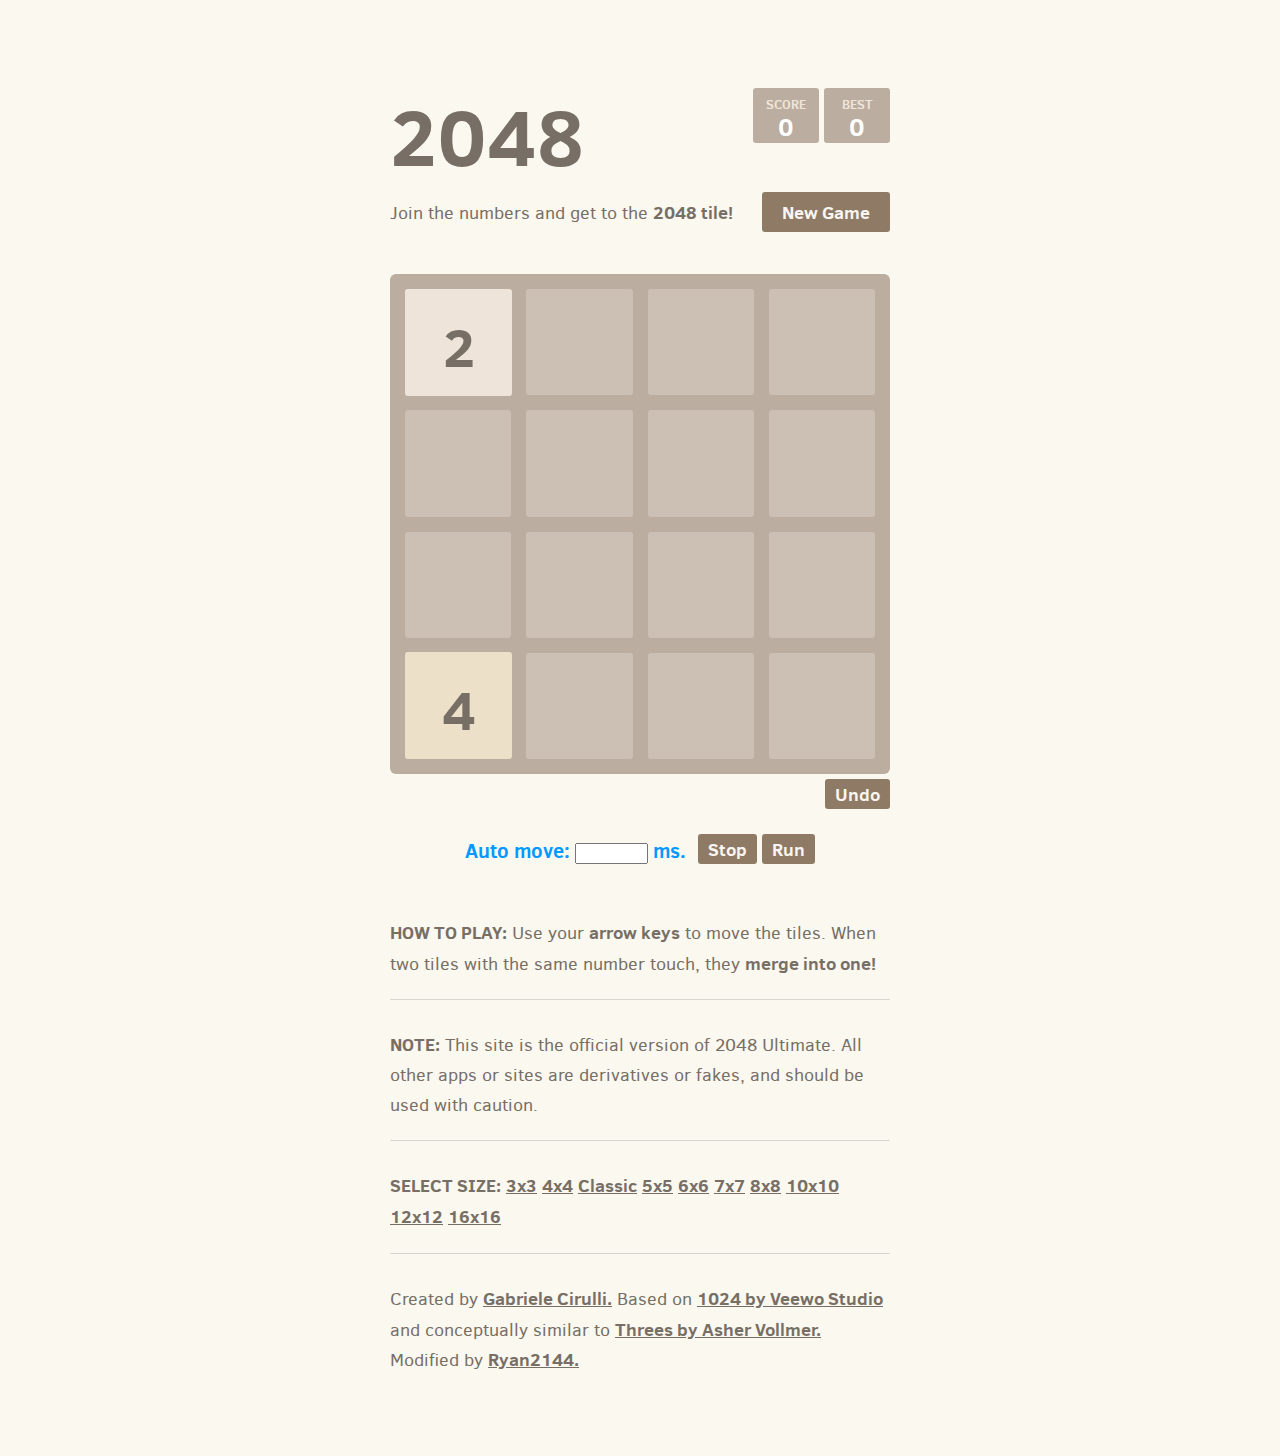
<file: index.html>
<!DOCTYPE html>
<html>
<head>
  <meta charset="utf-8">
  <title>2048 Ultimate</title>

  <link href="style/main.css" rel="stylesheet" type="text/css">
  <link href="style/4x4.css" rel="stylesheet" type="text/css">
  <link rel="shortcut icon" href="favicon.ico">
  <link rel="apple-touch-icon" href="meta/apple-touch-icon.png">
  <link rel="apple-touch-startup-image" href="meta/apple-touch-startup-image-640x1096.png" media="(device-width: 320px) and (device-height: 568px) and (-webkit-device-pixel-ratio: 2)"> <!-- iPhone 5+ -->
  <link rel="apple-touch-startup-image" href="meta/apple-touch-startup-image-640x920.png"  media="(device-width: 320px) and (device-height: 480px) and (-webkit-device-pixel-ratio: 2)"> <!-- iPhone, retina -->
  <meta name="apple-mobile-web-app-capable" content="yes">
  <meta name="apple-mobile-web-app-status-bar-style" content="black">

  <meta name="HandheldFriendly" content="True">
  <meta name="MobileOptimized" content="320">
  <meta name="viewport" content="width=device-width, target-densitydpi=160dpi, initial-scale=1.0, maximum-scale=1, user-scalable=no, minimal-ui">
</head>
<body>
  <div class="container">
    <div class="heading">
      <h1 class="title">2048</h1>
      <div class="scores-container">
        <div class="score-container">0</div>
        <div class="best-container">0</div>
      </div>
    </div>

    <div class="above-game">
      <p class="game-intro">Join the numbers and get to the <strong>2048 tile!</strong></p>
      <a class="restart-button">New Game</a>
    </div>

    <div class="game-container">
      <div class="game-message">
        <p></p>
        <div class="lower">
	        <a class="keep-playing-button">Keep going</a>
          <a class="retry-button">Try again</a>
        </div>
      </div>

      <div class="grid-container">
        <div class="grid-row">
          <div class="grid-cell"></div>
          <div class="grid-cell"></div>
          <div class="grid-cell"></div>
          <div class="grid-cell"></div>
        </div>
        <div class="grid-row">
          <div class="grid-cell"></div>
          <div class="grid-cell"></div>
          <div class="grid-cell"></div>
          <div class="grid-cell"></div>
        </div>
        <div class="grid-row">
          <div class="grid-cell"></div>
          <div class="grid-cell"></div>
          <div class="grid-cell"></div>
          <div class="grid-cell"></div>
        </div>
        <div class="grid-row">
          <div class="grid-cell"></div>
          <div class="grid-cell"></div>
          <div class="grid-cell"></div>
          <div class="grid-cell"></div>
        </div>
      </div>

      <div class="tile-container">

      </div>
    </div>

    <div class="below-game">
      <a class="undo-button">Undo</a>
    </div>

	<div class="auto-move-container">
		<p><strong>Auto move: </strong><input type="text" name="auto-move-time" value="" id="auto-move-input-time" onkeypress='return event.charCode >= 48 && event.charCode <= 57' size="6" maxlength="8"><strong> ms.</strong> <a value="Run" id="auto-move-run" class="auto-move-button" type="submit">Run</a> <a value="Stop" id="auto-move-stop" class="auto-move-button" type="submit">Stop</a></p>
	</div>

    <p class="game-explanation">
      <strong class="important">How to play:</strong> Use your <strong>arrow keys</strong> to move the tiles. When two tiles with the same number touch, they <strong>merge into one!</strong>
    </p>
    <hr>
    <p>
    <strong class="important">Note:</strong> This site is the official version of 2048 Ultimate. All other apps or sites are derivatives or fakes, and should be used with caution.
    </p>
    <hr>
    <p>
    <strong class="important">Select size:</strong> <a href="3x3.html">3x3</a> <a href="index.html">4x4</a> <a href="classic.html">Classic</a> <a href="5x5.html">5x5</a> <a href="6x6.html">6x6</a> <a href="7x7.html">7x7</a> <a href="8x8.html">8x8</a> <a href="10x10.html">10x10</a> <a href="12x12.html">12x12</a> <a href="16x16.html">16x16</a>
    </p>
    <hr>
    <p>
    Created by <a href="http://gabrielecirulli.com" target="_blank">Gabriele Cirulli.</a> Based on <a href="https://itunes.apple.com/us/app/1024!/id823499224" target="_blank">1024 by Veewo Studio</a> and conceptually similar to <a href="http://asherv.com/threes/" target="_blank">Threes by Asher Vollmer.</a> Modified by <a href="https://github.com" target="_blank">Ryan2144.</a>
    </p>
  </div>

  <script src="js/bind_polyfill.js"></script>
  <script src="js/classlist_polyfill.js"></script>
  <script src="js/animframe_polyfill.js"></script>
  <script src="js/keyboard_input_manager.js"></script>
  <script src="js/html_actuator.js"></script>
  <script src="js/grid.js"></script>
  <script src="js/tile.js"></script>
  <script src="js/local_storage_manager.js"></script>
  <script src="js/game_manager.js"></script>
  <script src="js/application.js"></script>
  <script src="js/auto_move.js"></script>
  <script>
    var size = 4;
    var tileGoal = 2048;
    var code = "ultimate4x4";
  </script>
</body>
</html>
</file>
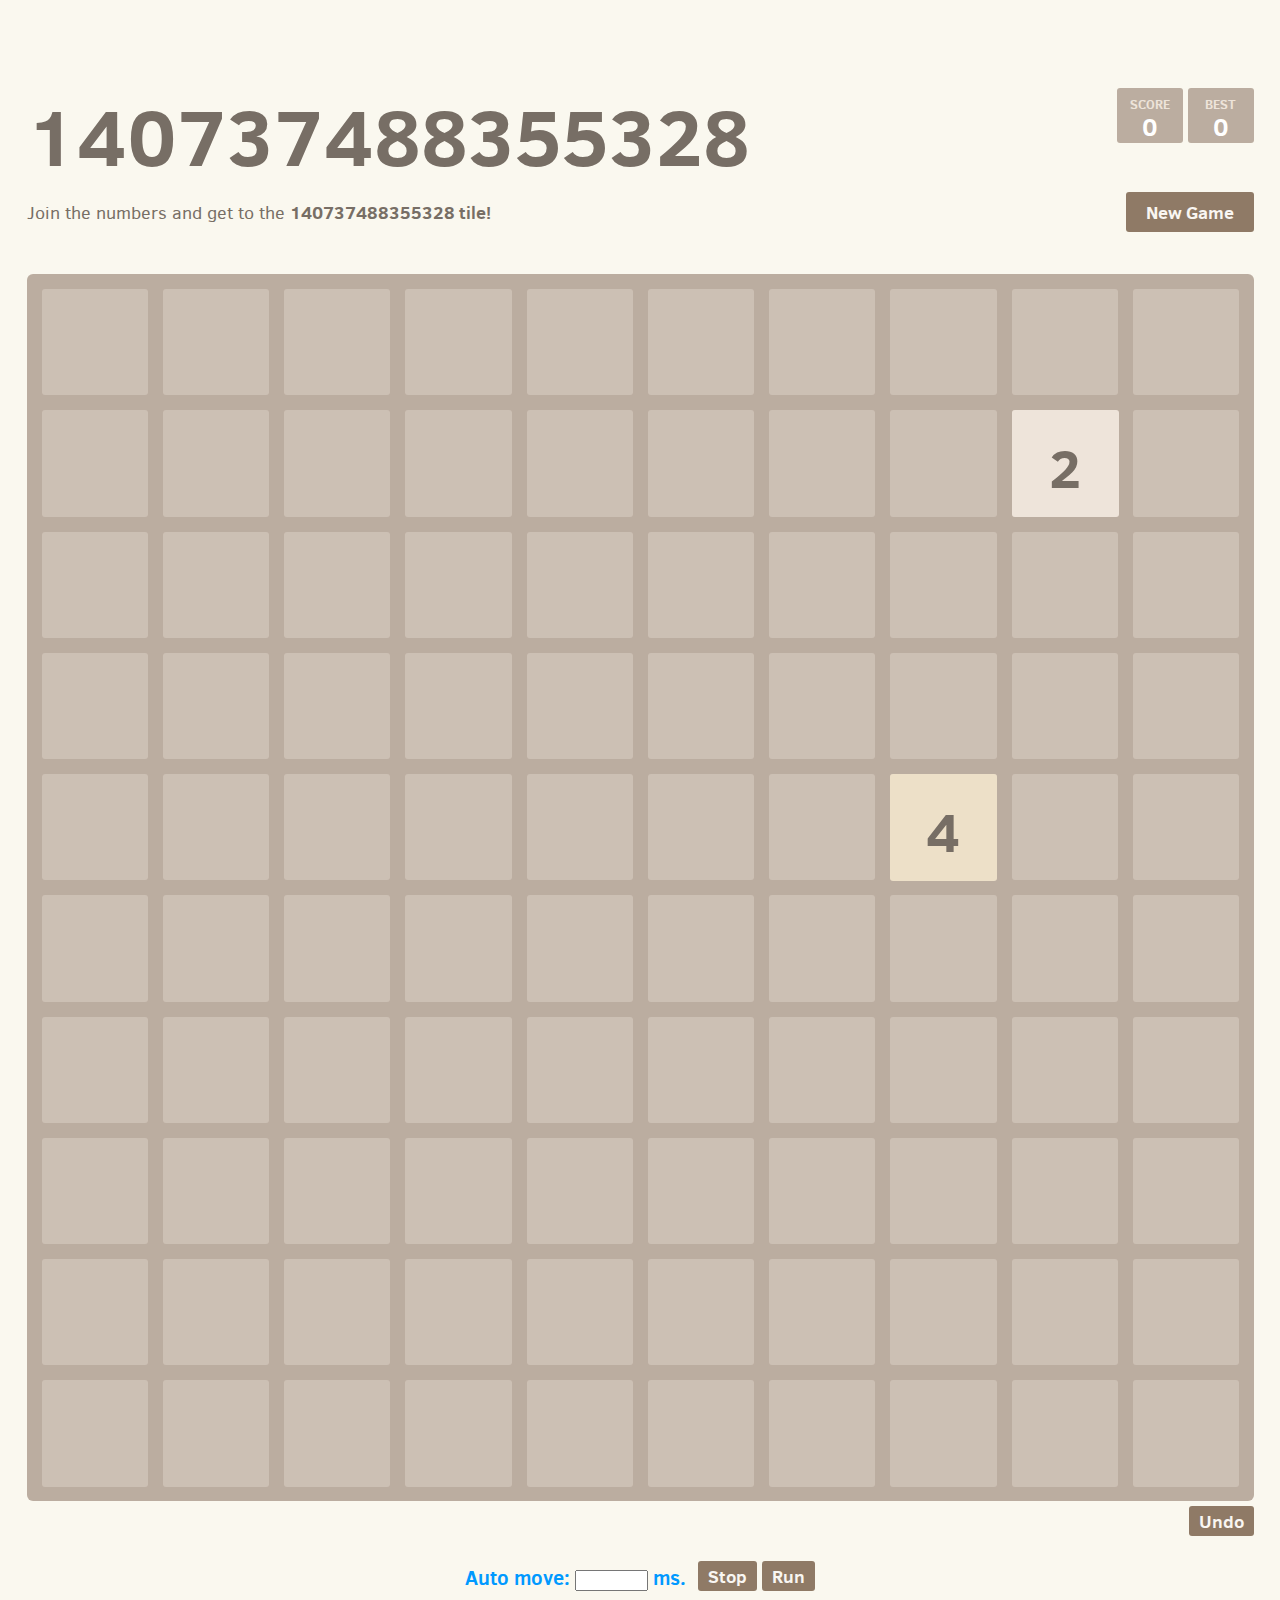
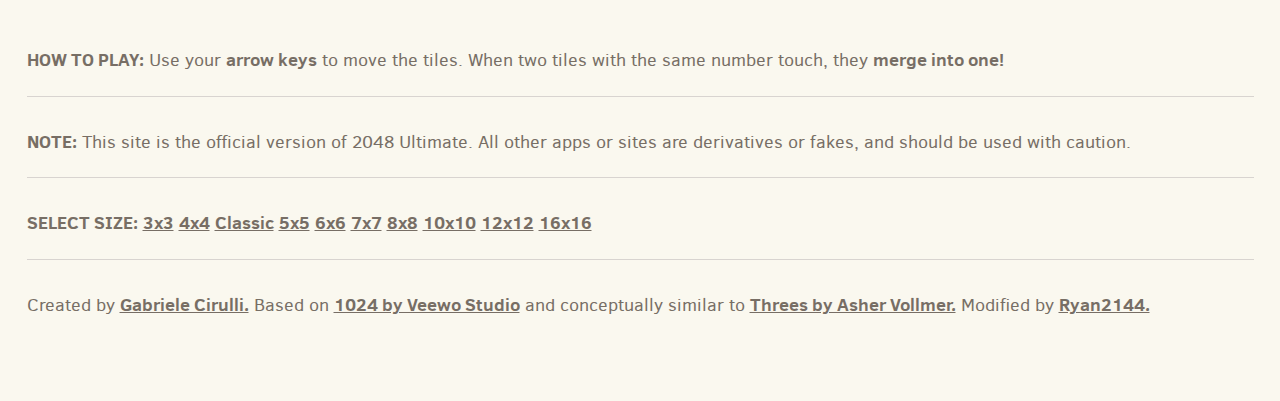
<file: 10x10.html>
<!DOCTYPE html>
<html>
<head>
  <meta charset="utf-8">
  <title>140737488355328</title>

  <link href="style/main.css" rel="stylesheet" type="text/css">
  <link href="style/10x10.css" rel="stylesheet" type="text/css">
  <link rel="shortcut icon" href="favicon.ico">
  <link rel="apple-touch-icon" href="meta/apple-touch-icon.png">
  <link rel="apple-touch-startup-image" href="meta/apple-touch-startup-image-640x1096.png" media="(device-width: 320px) and (device-height: 568px) and (-webkit-device-pixel-ratio: 2)"> <!-- iPhone 5+ -->
  <link rel="apple-touch-startup-image" href="meta/apple-touch-startup-image-640x920.png"  media="(device-width: 320px) and (device-height: 480px) and (-webkit-device-pixel-ratio: 2)"> <!-- iPhone, retina -->
  <meta name="apple-mobile-web-app-capable" content="yes">
  <meta name="apple-mobile-web-app-status-bar-style" content="black">

  <meta name="HandheldFriendly" content="True">
  <meta name="MobileOptimized" content="320">
  <meta name="viewport" content="width=device-width, target-densitydpi=160dpi, initial-scale=1.0, maximum-scale=1, user-scalable=no, minimal-ui">
</head>
<body>
  <div class="container">
    <div class="heading">
      <h1 class="title">140737488355328</h1>
      <div class="scores-container">
        <div class="score-container">0</div>
        <div class="best-container">0</div>
      </div>
    </div>

    <div class="above-game">
      <p class="game-intro">Join the numbers and get to the <strong>140737488355328 tile!</strong></p>
      <a class="restart-button">New Game</a>
    </div>

    <div class="game-container">
      <div class="game-message">
        <p></p>
        <div class="lower">
	        <a class="keep-playing-button">Keep going</a>
          <a class="retry-button">Try again</a>
        </div>
      </div>

      <div class="grid-container">
        <div class="grid-row">
          <div class="grid-cell"></div>
          <div class="grid-cell"></div>
          <div class="grid-cell"></div>
          <div class="grid-cell"></div>
          <div class="grid-cell"></div>
          <div class="grid-cell"></div>
	  <div class="grid-cell"></div>
          <div class="grid-cell"></div>
          <div class="grid-cell"></div>
          <div class="grid-cell"></div>
        </div>
        <div class="grid-row">
          <div class="grid-cell"></div>
          <div class="grid-cell"></div>
          <div class="grid-cell"></div>
          <div class="grid-cell"></div>
          <div class="grid-cell"></div>
          <div class="grid-cell"></div>
          <div class="grid-cell"></div>
          <div class="grid-cell"></div>
          <div class="grid-cell"></div>
          <div class="grid-cell"></div>
        </div>
        <div class="grid-row">
          <div class="grid-cell"></div>
          <div class="grid-cell"></div>
          <div class="grid-cell"></div>
          <div class="grid-cell"></div>
          <div class="grid-cell"></div>
          <div class="grid-cell"></div>
	  <div class="grid-cell"></div>
          <div class="grid-cell"></div>
          <div class="grid-cell"></div>
          <div class="grid-cell"></div>
        </div>
        <div class="grid-row">
          <div class="grid-cell"></div>
          <div class="grid-cell"></div>
          <div class="grid-cell"></div>
          <div class="grid-cell"></div>
          <div class="grid-cell"></div>
          <div class="grid-cell"></div>
	  <div class="grid-cell"></div>
          <div class="grid-cell"></div>
          <div class="grid-cell"></div>
          <div class="grid-cell"></div>
        </div>
        <div class="grid-row">
          <div class="grid-cell"></div>
          <div class="grid-cell"></div>
          <div class="grid-cell"></div>
          <div class="grid-cell"></div>
          <div class="grid-cell"></div>
          <div class="grid-cell"></div>
	  <div class="grid-cell"></div>
          <div class="grid-cell"></div>
          <div class="grid-cell"></div>
          <div class="grid-cell"></div>
        </div>
        <div class="grid-row">
          <div class="grid-cell"></div>
          <div class="grid-cell"></div>
          <div class="grid-cell"></div>
          <div class="grid-cell"></div>
          <div class="grid-cell"></div>
          <div class="grid-cell"></div>
          <div class="grid-cell"></div>
          <div class="grid-cell"></div>
          <div class="grid-cell"></div>
          <div class="grid-cell"></div>
        </div>
	<div class="grid-row">
          <div class="grid-cell"></div>
          <div class="grid-cell"></div>
          <div class="grid-cell"></div>
          <div class="grid-cell"></div>
          <div class="grid-cell"></div>
          <div class="grid-cell"></div>
          <div class="grid-cell"></div>
          <div class="grid-cell"></div>
          <div class="grid-cell"></div>
          <div class="grid-cell"></div>
        </div>
	<div class="grid-row">
          <div class="grid-cell"></div>
          <div class="grid-cell"></div>
          <div class="grid-cell"></div>
          <div class="grid-cell"></div>
          <div class="grid-cell"></div>
          <div class="grid-cell"></div>
          <div class="grid-cell"></div>
          <div class="grid-cell"></div>
          <div class="grid-cell"></div>
          <div class="grid-cell"></div>
        </div>
	<div class="grid-row">
          <div class="grid-cell"></div>
          <div class="grid-cell"></div>
          <div class="grid-cell"></div>
          <div class="grid-cell"></div>
          <div class="grid-cell"></div>
          <div class="grid-cell"></div>
          <div class="grid-cell"></div>
          <div class="grid-cell"></div>
          <div class="grid-cell"></div>
          <div class="grid-cell"></div>
        </div>
	<div class="grid-row">
          <div class="grid-cell"></div>
          <div class="grid-cell"></div>
          <div class="grid-cell"></div>
          <div class="grid-cell"></div>
          <div class="grid-cell"></div>
          <div class="grid-cell"></div>
          <div class="grid-cell"></div>
          <div class="grid-cell"></div>
          <div class="grid-cell"></div>
          <div class="grid-cell"></div>
        </div>
      </div>

      <div class="tile-container">

      </div>
    </div>

    <div class="below-game">
      <a class="undo-button">Undo</a>
    </div>

	<div class="auto-move-container">
		<p><strong>Auto move: </strong><input type="text" name="auto-move-time" value="" id="auto-move-input-time" onkeypress='return event.charCode >= 48 && event.charCode <= 57' size="6" maxlength="8"><strong> ms.</strong> <a value="Run" id="auto-move-run" class="auto-move-button" type="submit">Run</a> <a value="Stop" id="auto-move-stop" class="auto-move-button" type="submit">Stop</a></p>
	</div>

    <p class="game-explanation">
      <strong class="important">How to play:</strong> Use your <strong>arrow keys</strong> to move the tiles. When two tiles with the same number touch, they <strong>merge into one!</strong>
    </p>
    <hr>
    <p>
    <strong class="important">Note:</strong> This site is the official version of 2048 Ultimate. All other apps or sites are derivatives or fakes, and should be used with caution.
    </p>
    <hr>
    <p>
    <strong class="important">Select size:</strong> <a href="3x3.html">3x3</a> <a href="index.html">4x4</a> <a href="classic.html">Classic</a> <a href="5x5.html">5x5</a> <a href="6x6.html">6x6</a> <a href="7x7.html">7x7</a> <a href="8x8.html">8x8</a> <a href="10x10.html">10x10</a> <a href="12x12.html">12x12</a> <a href="16x16.html">16x16</a>
    </p>
    <hr>
    <p>
    Created by <a href="http://gabrielecirulli.com" target="_blank">Gabriele Cirulli.</a> Based on <a href="https://itunes.apple.com/us/app/1024!/id823499224" target="_blank">1024 by Veewo Studio</a> and conceptually similar to <a href="http://asherv.com/threes/" target="_blank">Threes by Asher Vollmer.</a> Modified by <a href="https://github.com" target="_blank">Ryan2144.</a>
    </p>
  </div>

  <script src="js/bind_polyfill.js"></script>
  <script src="js/classlist_polyfill.js"></script>
  <script src="js/animframe_polyfill.js"></script>
  <script src="js/keyboard_input_manager.js"></script>
  <script src="js/html_actuator.js"></script>
  <script src="js/grid.js"></script>
  <script src="js/tile.js"></script>
  <script src="js/local_storage_manager.js"></script>
  <script src="js/game_manager.js"></script>
  <script src="js/application.js"></script>
  <script src="js/auto_move.js"></script>
  <script>
    var size = 10;
    var tileGoal = 140737488355328;
    var code = "ultimate10x10";
  </script>
</body>
</html>
</file>
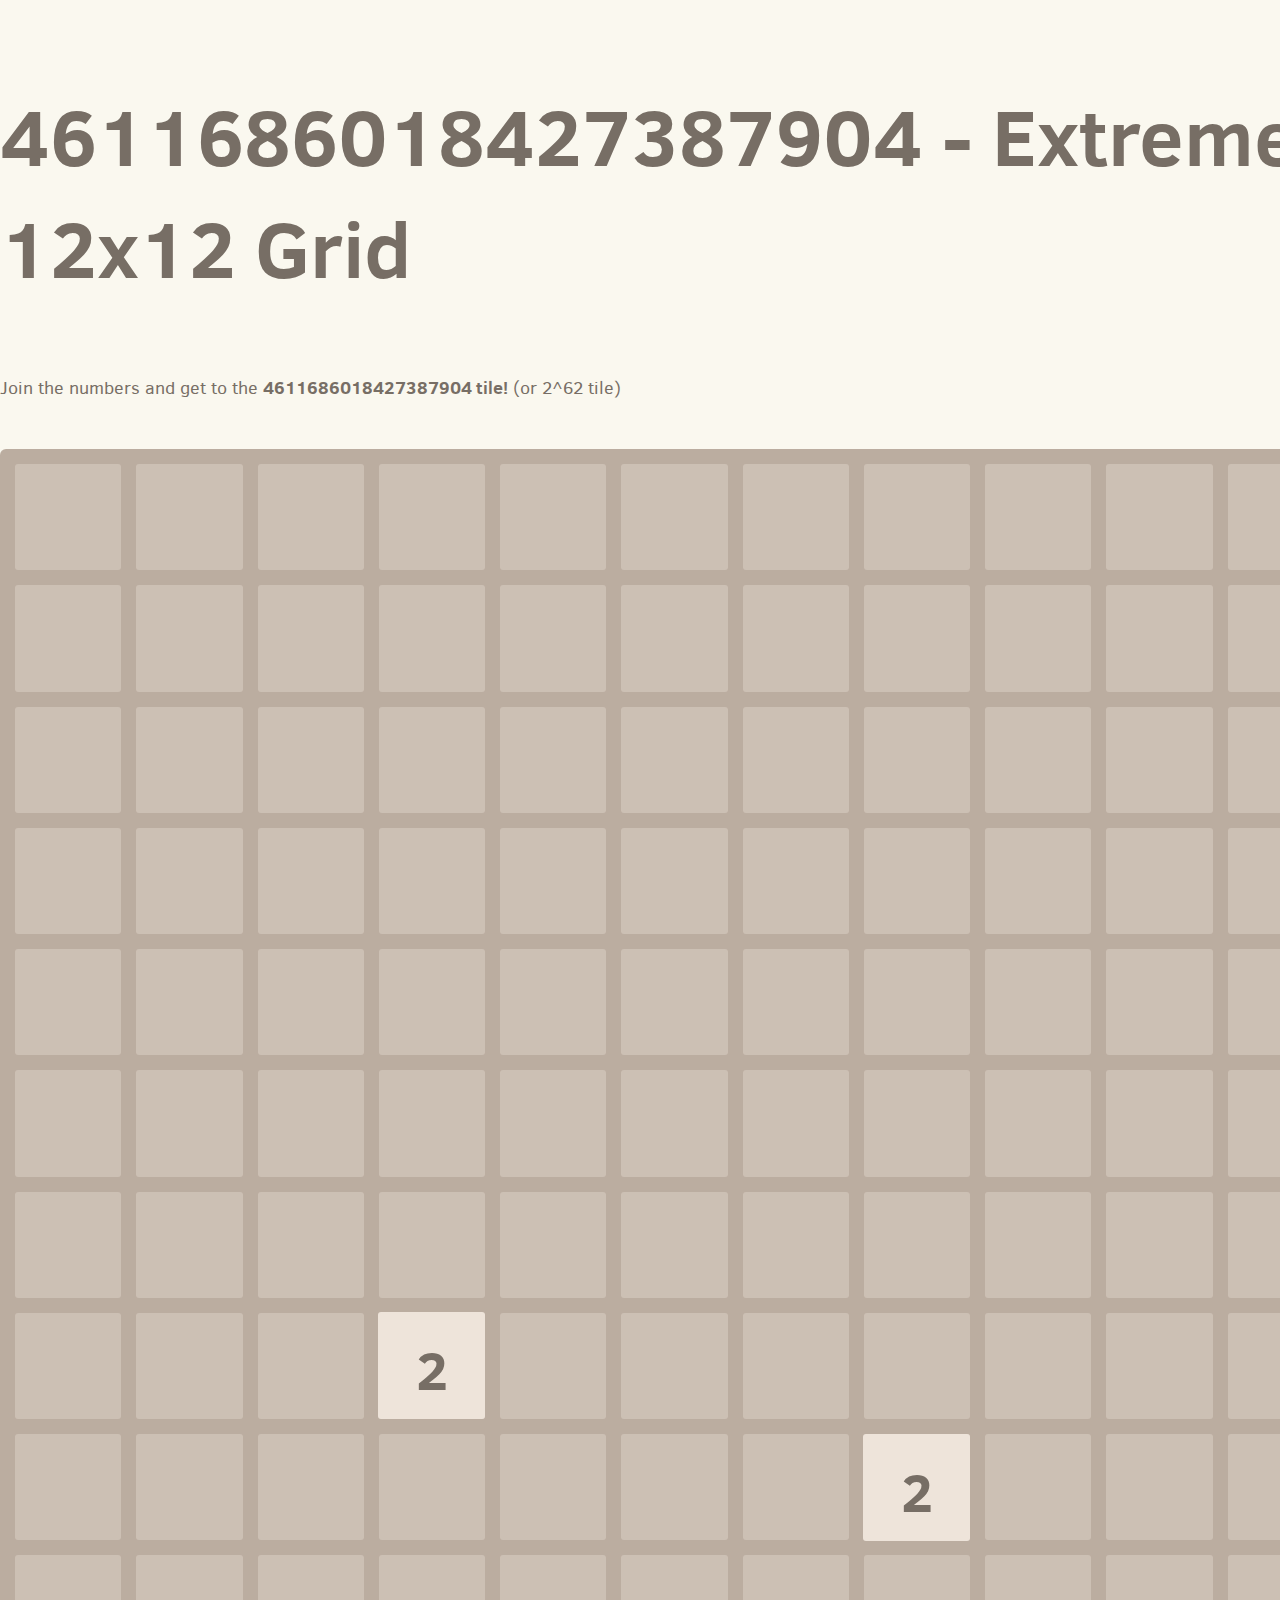
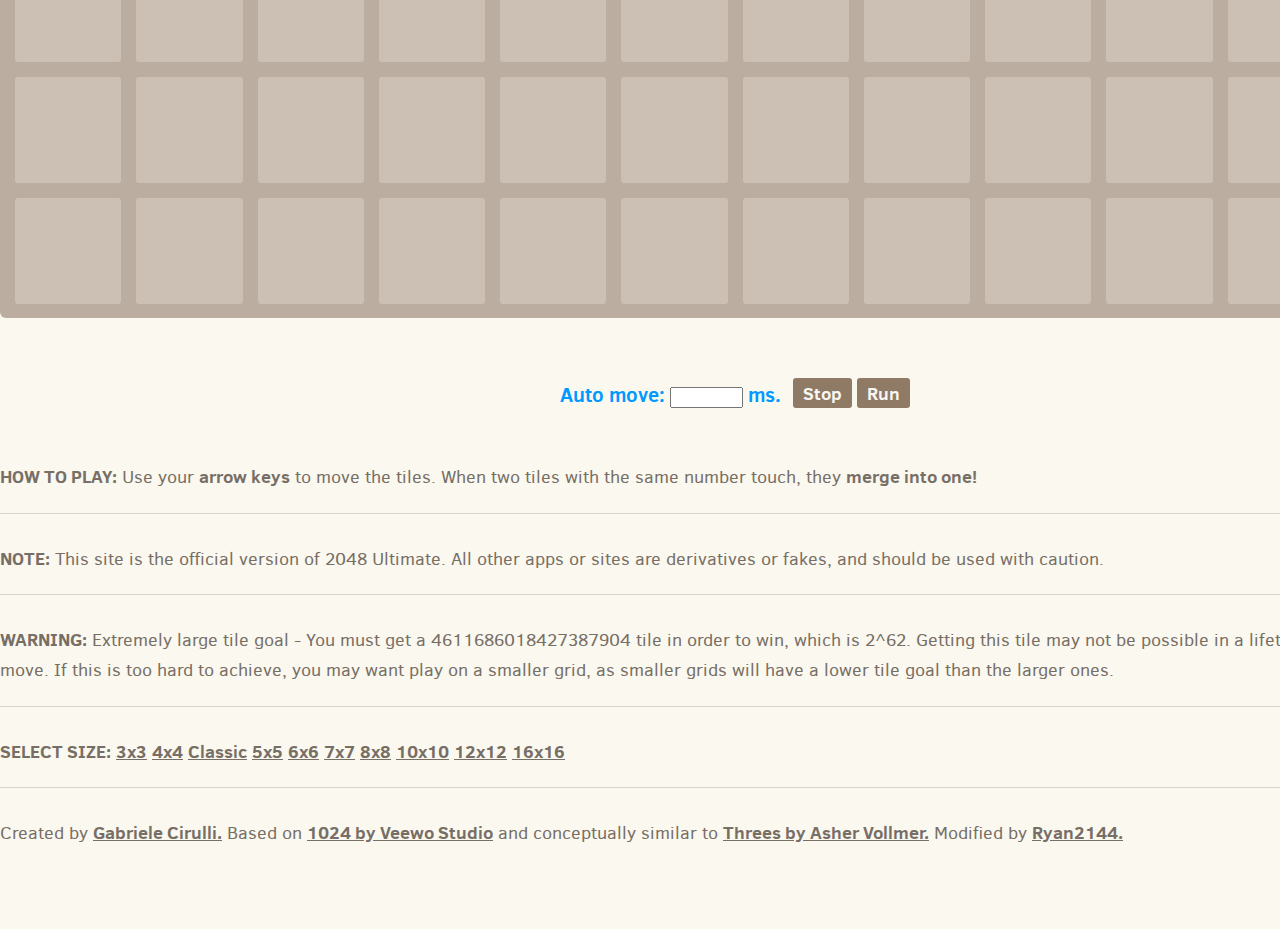
<file: 12x12.html>
<!DOCTYPE html>
<html>
<head>
  <meta charset="utf-8">
  <title>4611686018427387904 - Extreme 12x12 Grid</title>

  <link href="style/main.css" rel="stylesheet" type="text/css">
  <link href="style/12x12.css" rel="stylesheet" type="text/css">
  <link rel="shortcut icon" href="favicon.ico">
  <link rel="apple-touch-icon" href="meta/apple-touch-icon.png">
  <link rel="apple-touch-startup-image" href="meta/apple-touch-startup-image-640x1096.png" media="(device-width: 320px) and (device-height: 568px) and (-webkit-device-pixel-ratio: 2)"> <!-- iPhone 5+ -->
  <link rel="apple-touch-startup-image" href="meta/apple-touch-startup-image-640x920.png"  media="(device-width: 320px) and (device-height: 480px) and (-webkit-device-pixel-ratio: 2)"> <!-- iPhone, retina -->
  <meta name="apple-mobile-web-app-capable" content="yes">
  <meta name="apple-mobile-web-app-status-bar-style" content="black">

  <meta name="HandheldFriendly" content="True">
  <meta name="MobileOptimized" content="320">
  <meta name="viewport" content="width=device-width, target-densitydpi=160dpi, initial-scale=1.0, maximum-scale=1, user-scalable=no, minimal-ui">
</head>
<body>
  <div class="container">
    <div class="heading">
      <h1 class="title">4611686018427387904 - Extreme 12x12 Grid</h1>
      <div class="scores-container">
        <div class="score-container">0</div>
        <div class="best-container">0</div>
      </div>
    </div>

    <div class="above-game">
      <p class="game-intro">Join the numbers and get to the <strong>4611686018427387904 tile!</strong> (or 2^62 tile)</p>
      <a class="restart-button">New Game</a>
    </div>

    <div class="game-container">
      <div class="game-message">
        <p></p>
        <div class="lower">
	        <a class="keep-playing-button">Keep going</a>
          <a class="retry-button">Try again</a>
        </div>
      </div>

      <div class="grid-container">
        <div class="grid-row">
          <div class="grid-cell"></div>
          <div class="grid-cell"></div>
          <div class="grid-cell"></div>
          <div class="grid-cell"></div>
          <div class="grid-cell"></div>
          <div class="grid-cell"></div>
          <div class="grid-cell"></div>
          <div class="grid-cell"></div>
          <div class="grid-cell"></div>
          <div class="grid-cell"></div>
          <div class="grid-cell"></div>
          <div class="grid-cell"></div>
        </div>
        <div class="grid-row">
          <div class="grid-cell"></div>
          <div class="grid-cell"></div>
          <div class="grid-cell"></div>
          <div class="grid-cell"></div>
          <div class="grid-cell"></div>
          <div class="grid-cell"></div>
          <div class="grid-cell"></div>
          <div class="grid-cell"></div>
          <div class="grid-cell"></div>
          <div class="grid-cell"></div>
          <div class="grid-cell"></div>
          <div class="grid-cell"></div>
        </div>
        <div class="grid-row">
          <div class="grid-cell"></div>
          <div class="grid-cell"></div>
          <div class="grid-cell"></div>
          <div class="grid-cell"></div>
          <div class="grid-cell"></div>
          <div class="grid-cell"></div>
          <div class="grid-cell"></div>
          <div class="grid-cell"></div>
          <div class="grid-cell"></div>
          <div class="grid-cell"></div>
          <div class="grid-cell"></div>
          <div class="grid-cell"></div>
        </div>
        <div class="grid-row">
          <div class="grid-cell"></div>
          <div class="grid-cell"></div>
          <div class="grid-cell"></div>
          <div class="grid-cell"></div>
          <div class="grid-cell"></div>
          <div class="grid-cell"></div>
          <div class="grid-cell"></div>
          <div class="grid-cell"></div>
          <div class="grid-cell"></div>
          <div class="grid-cell"></div>
          <div class="grid-cell"></div>
          <div class="grid-cell"></div>
        </div>
        <div class="grid-row">
          <div class="grid-cell"></div>
          <div class="grid-cell"></div>
          <div class="grid-cell"></div>
          <div class="grid-cell"></div>
          <div class="grid-cell"></div>
          <div class="grid-cell"></div>
          <div class="grid-cell"></div>
          <div class="grid-cell"></div>
          <div class="grid-cell"></div>
          <div class="grid-cell"></div>
          <div class="grid-cell"></div>
          <div class="grid-cell"></div>
        </div>
        <div class="grid-row">
          <div class="grid-cell"></div>
          <div class="grid-cell"></div>
          <div class="grid-cell"></div>
          <div class="grid-cell"></div>
          <div class="grid-cell"></div>
          <div class="grid-cell"></div>
          <div class="grid-cell"></div>
          <div class="grid-cell"></div>
          <div class="grid-cell"></div>
          <div class="grid-cell"></div>
          <div class="grid-cell"></div>
          <div class="grid-cell"></div>
        </div>
        <div class="grid-row">
          <div class="grid-cell"></div>
          <div class="grid-cell"></div>
          <div class="grid-cell"></div>
          <div class="grid-cell"></div>
          <div class="grid-cell"></div>
          <div class="grid-cell"></div>
          <div class="grid-cell"></div>
          <div class="grid-cell"></div>
          <div class="grid-cell"></div>
          <div class="grid-cell"></div>
          <div class="grid-cell"></div>
          <div class="grid-cell"></div>
        </div>
        <div class="grid-row">
          <div class="grid-cell"></div>
          <div class="grid-cell"></div>
          <div class="grid-cell"></div>
          <div class="grid-cell"></div>
          <div class="grid-cell"></div>
          <div class="grid-cell"></div>
          <div class="grid-cell"></div>
          <div class="grid-cell"></div>
          <div class="grid-cell"></div>
          <div class="grid-cell"></div>
          <div class="grid-cell"></div>
          <div class="grid-cell"></div>
        </div>
        <div class="grid-row">
          <div class="grid-cell"></div>
          <div class="grid-cell"></div>
          <div class="grid-cell"></div>
          <div class="grid-cell"></div>
          <div class="grid-cell"></div>
          <div class="grid-cell"></div>
          <div class="grid-cell"></div>
          <div class="grid-cell"></div>
          <div class="grid-cell"></div>
          <div class="grid-cell"></div>
          <div class="grid-cell"></div>
          <div class="grid-cell"></div>
        </div>
        <div class="grid-row">
          <div class="grid-cell"></div>
          <div class="grid-cell"></div>
          <div class="grid-cell"></div>
          <div class="grid-cell"></div>
          <div class="grid-cell"></div>
          <div class="grid-cell"></div>
          <div class="grid-cell"></div>
          <div class="grid-cell"></div>
          <div class="grid-cell"></div>
          <div class="grid-cell"></div>
          <div class="grid-cell"></div>
          <div class="grid-cell"></div>
        </div>
        <div class="grid-row">
          <div class="grid-cell"></div>
          <div class="grid-cell"></div>
          <div class="grid-cell"></div>
          <div class="grid-cell"></div>
          <div class="grid-cell"></div>
          <div class="grid-cell"></div>
          <div class="grid-cell"></div>
          <div class="grid-cell"></div>
          <div class="grid-cell"></div>
          <div class="grid-cell"></div>
          <div class="grid-cell"></div>
          <div class="grid-cell"></div>
        </div>
        <div class="grid-row">
          <div class="grid-cell"></div>
          <div class="grid-cell"></div>
          <div class="grid-cell"></div>
          <div class="grid-cell"></div>
          <div class="grid-cell"></div>
          <div class="grid-cell"></div>
          <div class="grid-cell"></div>
          <div class="grid-cell"></div>
          <div class="grid-cell"></div>
          <div class="grid-cell"></div>
          <div class="grid-cell"></div>
          <div class="grid-cell"></div>
        </div>
      </div>

      <div class="tile-container">

      </div>
    </div>

    <div class="below-game">
      <a class="undo-button">Undo</a>
    </div>

	<div class="auto-move-container">
		<p><strong>Auto move: </strong><input type="text" name="auto-move-time" value="" id="auto-move-input-time" onkeypress='return event.charCode >= 48 && event.charCode <= 57' size="6" maxlength="8"><strong> ms.</strong> <a value="Run" id="auto-move-run" class="auto-move-button" type="submit">Run</a> <a value="Stop" id="auto-move-stop" class="auto-move-button" type="submit">Stop</a></p>
	</div>

    <p class="game-explanation">
      <strong class="important">How to play:</strong> Use your <strong>arrow keys</strong> to move the tiles. When two tiles with the same number touch, they <strong>merge into one!</strong>
    </p>
    <hr>
    <p>
    <strong class="important">Note:</strong> This site is the official version of 2048 Ultimate. All other apps or sites are derivatives or fakes, and should be used with caution.
    </p>
    <hr>
    <p>
    <strong class="important">Warning:</strong> Extremely large tile goal - You must get a 4611686018427387904 tile in order to win, which is 2^62. Getting this tile may not be possible in a lifetime, even with auto move. If this is too hard to achieve, you may want play on a smaller grid, as smaller grids will have a lower tile goal than the larger ones.
    </p>
    <hr>
    <p>
    <strong class="important">Select size:</strong> <a href="3x3.html">3x3</a> <a href="index.html">4x4</a> <a href="classic.html">Classic</a> <a href="5x5.html">5x5</a> <a href="6x6.html">6x6</a> <a href="7x7.html">7x7</a> <a href="8x8.html">8x8</a> <a href="10x10.html">10x10</a> <a href="12x12.html">12x12</a> <a href="16x16.html">16x16</a>
    </p>
    <hr>
    <p>
    Created by <a href="http://gabrielecirulli.com" target="_blank">Gabriele Cirulli.</a> Based on <a href="https://itunes.apple.com/us/app/1024!/id823499224" target="_blank">1024 by Veewo Studio</a> and conceptually similar to <a href="http://asherv.com/threes/" target="_blank">Threes by Asher Vollmer.</a> Modified by <a href="https://github.com" target="_blank">Ryan2144.</a>
    </p>
  </div>

  <script src="js/bind_polyfill.js"></script>
  <script src="js/classlist_polyfill.js"></script>
  <script src="js/animframe_polyfill.js"></script>
  <script src="js/keyboard_input_manager.js"></script>
  <script src="js/html_actuator.js"></script>
  <script src="js/grid.js"></script>
  <script src="js/tile.js"></script>
  <script src="js/local_storage_manager.js"></script>
  <script src="js/game_manager.js"></script>
  <script src="js/application.js"></script>
  <script src="js/auto_move.js"></script>
  <script>
    var size = 12;
    var tileGoal = 4611686018427387904;
    var code = "ultimate12x12";
  </script>
</body>
</html>
</file>
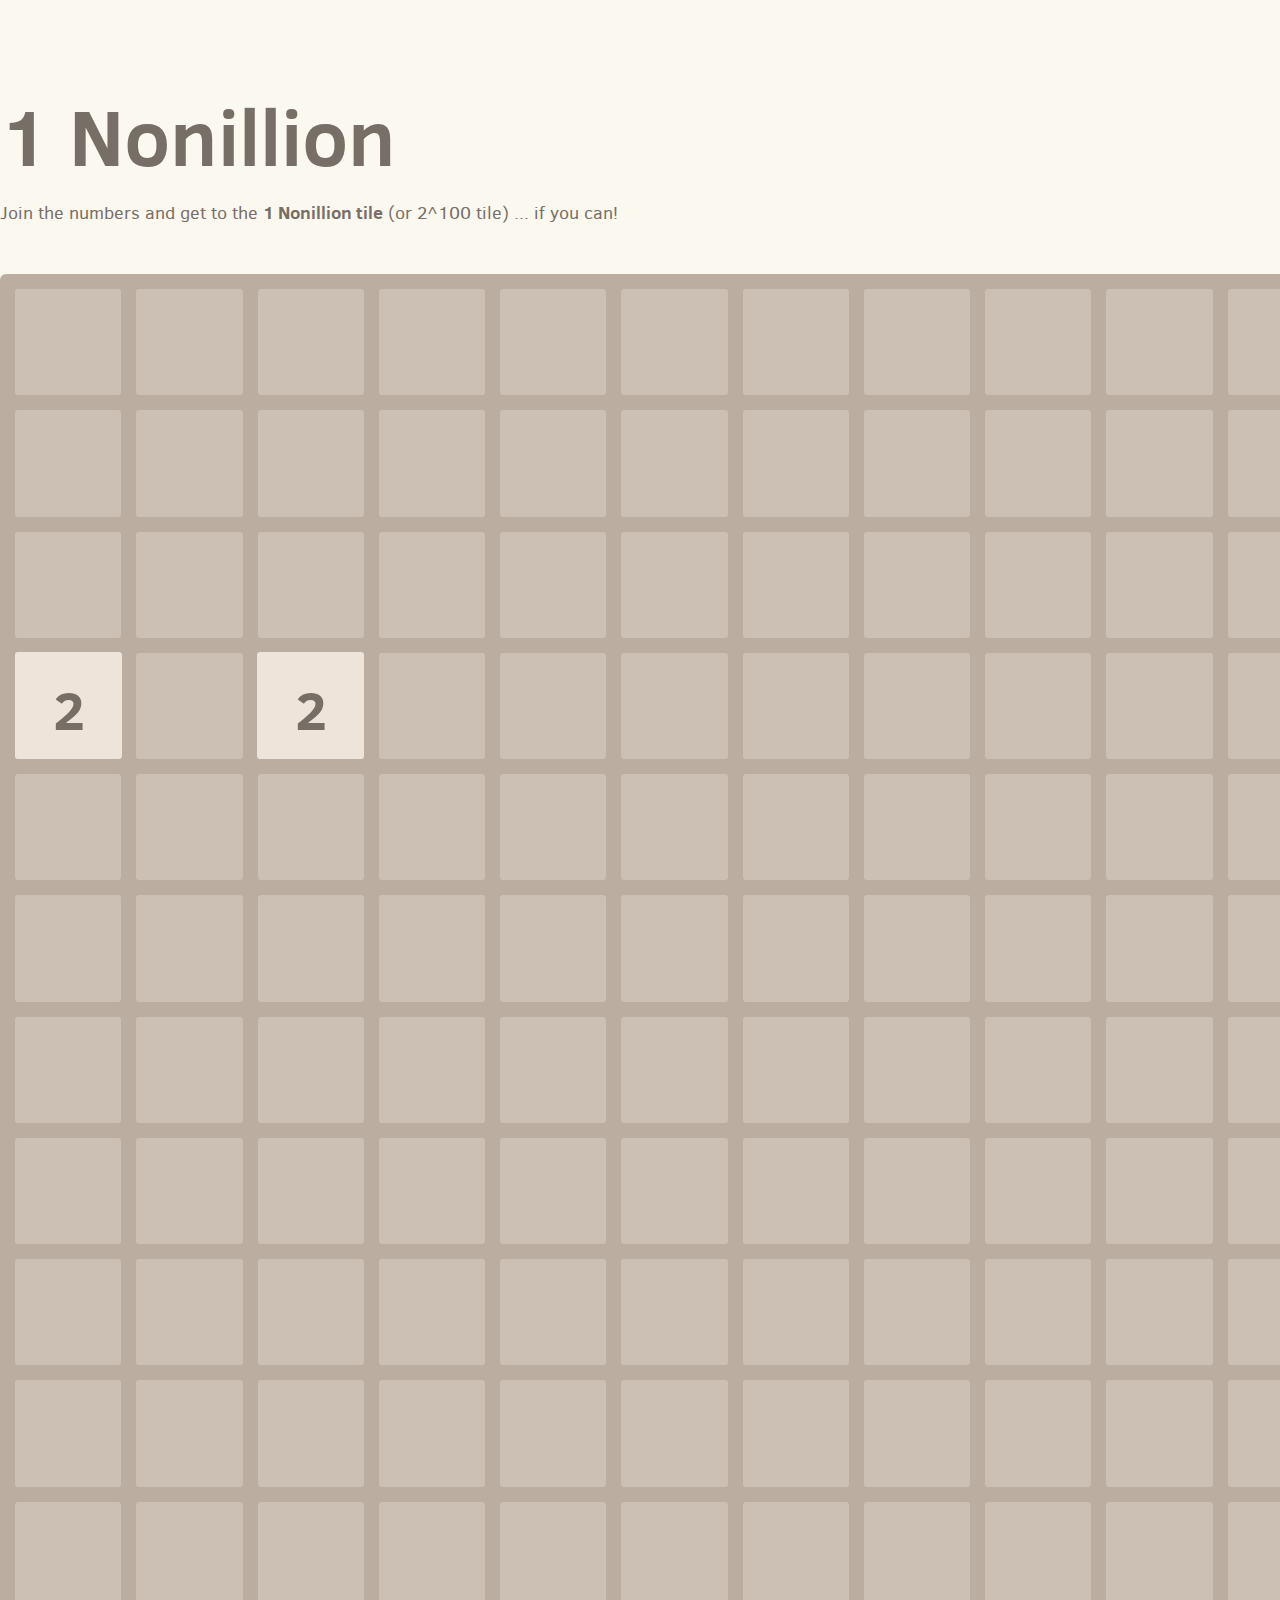
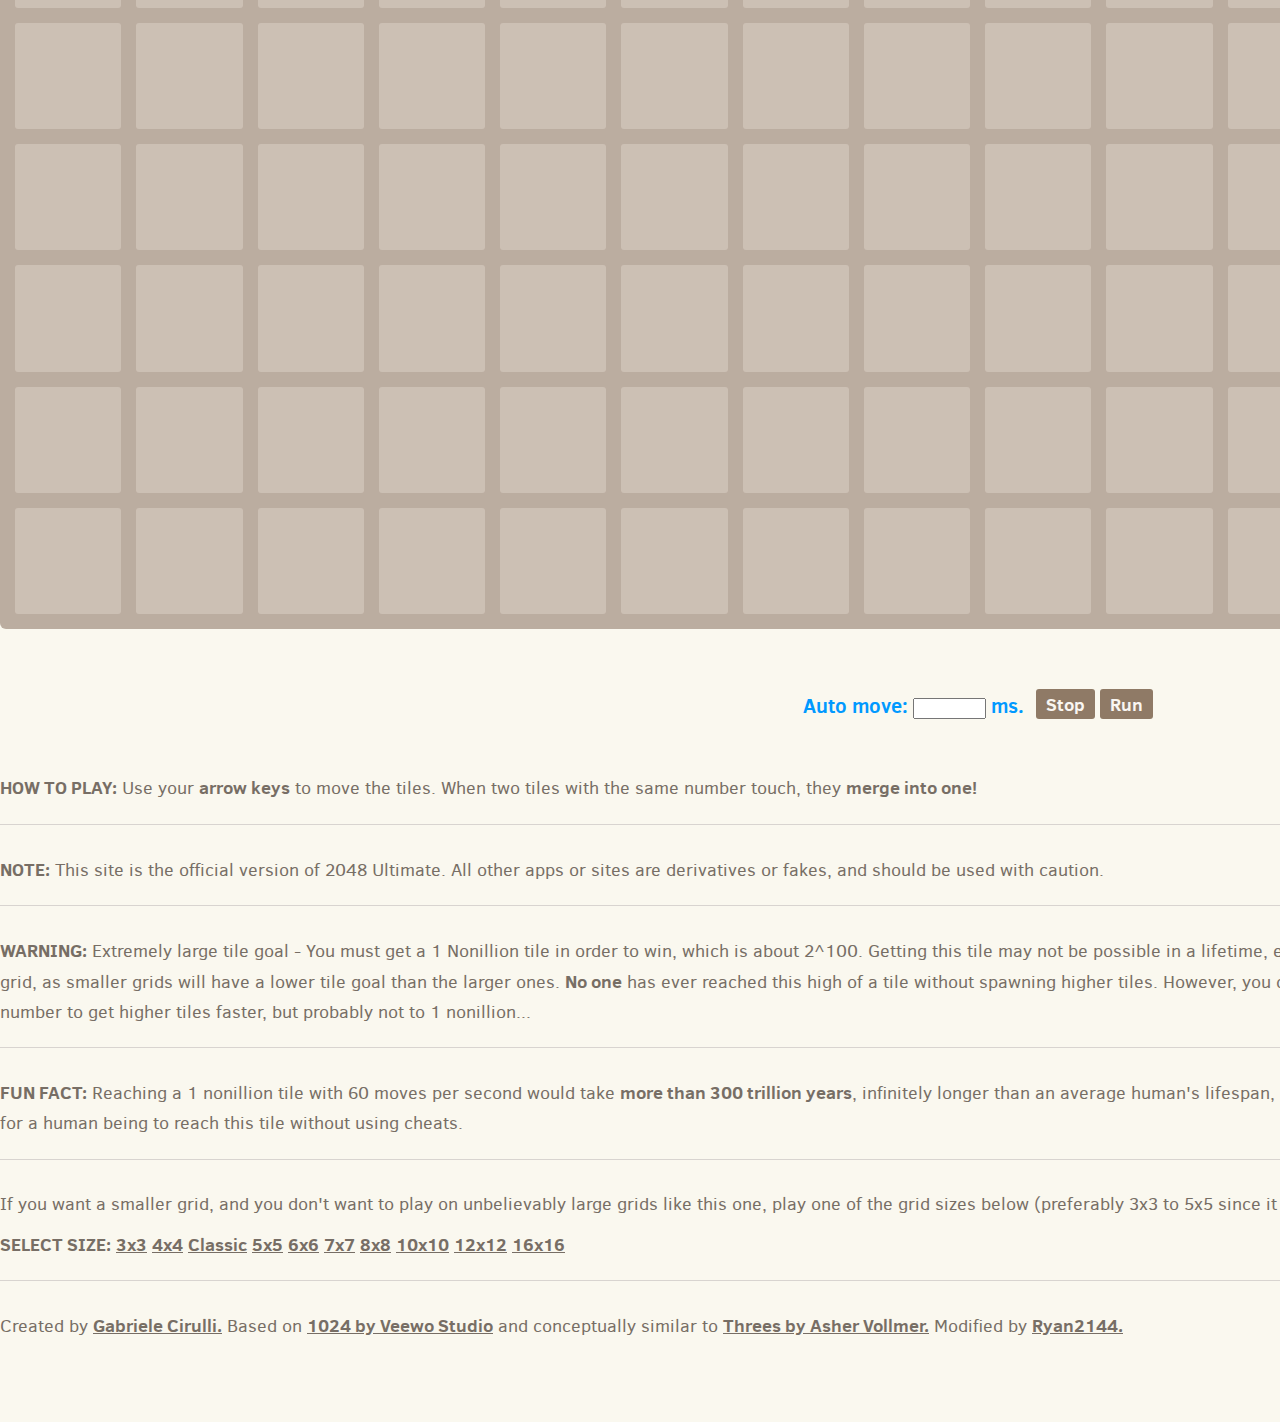
<file: 16x16.html>
<!DOCTYPE html>
<html>
<head>
  <meta charset="utf-8">
  <title>1 Nonillion</title>

  <link href="style/main.css" rel="stylesheet" type="text/css">
  <link href="style/16x16.css" rel="stylesheet" type="text/css">
  <link rel="shortcut icon" href="favicon.ico">
  <link rel="apple-touch-icon" href="meta/apple-touch-icon.png">
  <link rel="apple-touch-startup-image" href="meta/apple-touch-startup-image-640x1096.png" media="(device-width: 320px) and (device-height: 568px) and (-webkit-device-pixel-ratio: 2)"> <!-- iPhone 5+ -->
  <link rel="apple-touch-startup-image" href="meta/apple-touch-startup-image-640x920.png"  media="(device-width: 320px) and (device-height: 480px) and (-webkit-device-pixel-ratio: 2)"> <!-- iPhone, retina -->
  <meta name="apple-mobile-web-app-capable" content="yes">
  <meta name="apple-mobile-web-app-status-bar-style" content="black">

  <meta name="HandheldFriendly" content="True">
  <meta name="MobileOptimized" content="320">
  <meta name="viewport" content="width=device-width, target-densitydpi=160dpi, initial-scale=1.0, maximum-scale=1, user-scalable=no, minimal-ui">
</head>
<body>
  <div class="container">
    <div class="heading">
      <h1 class="title">1 Nonillion</h1>
      <div class="scores-container">
        <div class="score-container">0</div>
        <div class="best-container">0</div>
      </div>
    </div>

    <div class="above-game">
      <p class="game-intro">Join the numbers and get to the <strong>1 Nonillion tile</strong> (or 2^100 tile) ... if you can!</p>
      <a class="restart-button">New Game</a>
    </div>

    <div class="game-container">
      <div class="game-message">
        <p></p>
        <div class="lower">
	        <a class="keep-playing-button">Keep going</a>
          <a class="retry-button">Try again</a>
        </div>
      </div>

      <div class="grid-container">
        <div class="grid-row">
          <div class="grid-cell"></div>
          <div class="grid-cell"></div>
          <div class="grid-cell"></div>
          <div class="grid-cell"></div>
          <div class="grid-cell"></div>
          <div class="grid-cell"></div>
          <div class="grid-cell"></div>
          <div class="grid-cell"></div>
          <div class="grid-cell"></div>
          <div class="grid-cell"></div>
          <div class="grid-cell"></div>
          <div class="grid-cell"></div>
          <div class="grid-cell"></div>
          <div class="grid-cell"></div>
          <div class="grid-cell"></div>
          <div class="grid-cell"></div>
        </div>
        <div class="grid-row">
          <div class="grid-cell"></div>
          <div class="grid-cell"></div>
          <div class="grid-cell"></div>
          <div class="grid-cell"></div>
          <div class="grid-cell"></div>
          <div class="grid-cell"></div>
          <div class="grid-cell"></div>
          <div class="grid-cell"></div>
          <div class="grid-cell"></div>
          <div class="grid-cell"></div>
          <div class="grid-cell"></div>
          <div class="grid-cell"></div>
          <div class="grid-cell"></div>
          <div class="grid-cell"></div>
          <div class="grid-cell"></div>
          <div class="grid-cell"></div>
        </div>
        <div class="grid-row">
          <div class="grid-cell"></div>
          <div class="grid-cell"></div>
          <div class="grid-cell"></div>
          <div class="grid-cell"></div>
          <div class="grid-cell"></div>
          <div class="grid-cell"></div>
          <div class="grid-cell"></div>
          <div class="grid-cell"></div>
          <div class="grid-cell"></div>
          <div class="grid-cell"></div>
          <div class="grid-cell"></div>
          <div class="grid-cell"></div>
          <div class="grid-cell"></div>
          <div class="grid-cell"></div>
          <div class="grid-cell"></div>
          <div class="grid-cell"></div>
        </div>
        <div class="grid-row">
          <div class="grid-cell"></div>
          <div class="grid-cell"></div>
          <div class="grid-cell"></div>
          <div class="grid-cell"></div>
          <div class="grid-cell"></div>
          <div class="grid-cell"></div>
          <div class="grid-cell"></div>
          <div class="grid-cell"></div>
          <div class="grid-cell"></div>
          <div class="grid-cell"></div>
          <div class="grid-cell"></div>
          <div class="grid-cell"></div>
          <div class="grid-cell"></div>
          <div class="grid-cell"></div>
          <div class="grid-cell"></div>
          <div class="grid-cell"></div>
        </div>
        <div class="grid-row">
          <div class="grid-cell"></div>
          <div class="grid-cell"></div>
          <div class="grid-cell"></div>
          <div class="grid-cell"></div>
          <div class="grid-cell"></div>
          <div class="grid-cell"></div>
          <div class="grid-cell"></div>
          <div class="grid-cell"></div>
          <div class="grid-cell"></div>
          <div class="grid-cell"></div>
          <div class="grid-cell"></div>
          <div class="grid-cell"></div>
          <div class="grid-cell"></div>
          <div class="grid-cell"></div>
          <div class="grid-cell"></div>
          <div class="grid-cell"></div>
        </div>
        <div class="grid-row">
          <div class="grid-cell"></div>
          <div class="grid-cell"></div>
          <div class="grid-cell"></div>
          <div class="grid-cell"></div>
          <div class="grid-cell"></div>
          <div class="grid-cell"></div>
          <div class="grid-cell"></div>
          <div class="grid-cell"></div>
          <div class="grid-cell"></div>
          <div class="grid-cell"></div>
          <div class="grid-cell"></div>
          <div class="grid-cell"></div>
          <div class="grid-cell"></div>
          <div class="grid-cell"></div>
          <div class="grid-cell"></div>
          <div class="grid-cell"></div>
        </div>
        <div class="grid-row">
          <div class="grid-cell"></div>
          <div class="grid-cell"></div>
          <div class="grid-cell"></div>
          <div class="grid-cell"></div>
          <div class="grid-cell"></div>
          <div class="grid-cell"></div>
          <div class="grid-cell"></div>
          <div class="grid-cell"></div>
          <div class="grid-cell"></div>
          <div class="grid-cell"></div>
          <div class="grid-cell"></div>
          <div class="grid-cell"></div>
          <div class="grid-cell"></div>
          <div class="grid-cell"></div>
          <div class="grid-cell"></div>
          <div class="grid-cell"></div>
        </div>
        <div class="grid-row">
          <div class="grid-cell"></div>
          <div class="grid-cell"></div>
          <div class="grid-cell"></div>
          <div class="grid-cell"></div>
          <div class="grid-cell"></div>
          <div class="grid-cell"></div>
          <div class="grid-cell"></div>
          <div class="grid-cell"></div>
          <div class="grid-cell"></div>
          <div class="grid-cell"></div>
          <div class="grid-cell"></div>
          <div class="grid-cell"></div>
          <div class="grid-cell"></div>
          <div class="grid-cell"></div>
          <div class="grid-cell"></div>
          <div class="grid-cell"></div>
        </div>
        <div class="grid-row">
          <div class="grid-cell"></div>
          <div class="grid-cell"></div>
          <div class="grid-cell"></div>
          <div class="grid-cell"></div>
          <div class="grid-cell"></div>
          <div class="grid-cell"></div>
          <div class="grid-cell"></div>
          <div class="grid-cell"></div>
          <div class="grid-cell"></div>
          <div class="grid-cell"></div>
          <div class="grid-cell"></div>
          <div class="grid-cell"></div>
          <div class="grid-cell"></div>
          <div class="grid-cell"></div>
          <div class="grid-cell"></div>
          <div class="grid-cell"></div>
        </div>
        <div class="grid-row">
          <div class="grid-cell"></div>
          <div class="grid-cell"></div>
          <div class="grid-cell"></div>
          <div class="grid-cell"></div>
          <div class="grid-cell"></div>
          <div class="grid-cell"></div>
          <div class="grid-cell"></div>
          <div class="grid-cell"></div>
          <div class="grid-cell"></div>
          <div class="grid-cell"></div>
          <div class="grid-cell"></div>
          <div class="grid-cell"></div>
          <div class="grid-cell"></div>
          <div class="grid-cell"></div>
          <div class="grid-cell"></div>
          <div class="grid-cell"></div>
        </div>
        <div class="grid-row">
          <div class="grid-cell"></div>
          <div class="grid-cell"></div>
          <div class="grid-cell"></div>
          <div class="grid-cell"></div>
          <div class="grid-cell"></div>
          <div class="grid-cell"></div>
          <div class="grid-cell"></div>
          <div class="grid-cell"></div>
          <div class="grid-cell"></div>
          <div class="grid-cell"></div>
          <div class="grid-cell"></div>
          <div class="grid-cell"></div>
          <div class="grid-cell"></div>
          <div class="grid-cell"></div>
          <div class="grid-cell"></div>
          <div class="grid-cell"></div>
        </div>
        <div class="grid-row">
          <div class="grid-cell"></div>
          <div class="grid-cell"></div>
          <div class="grid-cell"></div>
          <div class="grid-cell"></div>
          <div class="grid-cell"></div>
          <div class="grid-cell"></div>
          <div class="grid-cell"></div>
          <div class="grid-cell"></div>
          <div class="grid-cell"></div>
          <div class="grid-cell"></div>
          <div class="grid-cell"></div>
          <div class="grid-cell"></div>
          <div class="grid-cell"></div>
          <div class="grid-cell"></div>
          <div class="grid-cell"></div>
          <div class="grid-cell"></div>
        </div>
        <div class="grid-row">
          <div class="grid-cell"></div>
          <div class="grid-cell"></div>
          <div class="grid-cell"></div>
          <div class="grid-cell"></div>
          <div class="grid-cell"></div>
          <div class="grid-cell"></div>
          <div class="grid-cell"></div>
          <div class="grid-cell"></div>
          <div class="grid-cell"></div>
          <div class="grid-cell"></div>
          <div class="grid-cell"></div>
          <div class="grid-cell"></div>
          <div class="grid-cell"></div>
          <div class="grid-cell"></div>
          <div class="grid-cell"></div>
          <div class="grid-cell"></div>
        </div>
        <div class="grid-row">
          <div class="grid-cell"></div>
          <div class="grid-cell"></div>
          <div class="grid-cell"></div>
          <div class="grid-cell"></div>
          <div class="grid-cell"></div>
          <div class="grid-cell"></div>
          <div class="grid-cell"></div>
          <div class="grid-cell"></div>
          <div class="grid-cell"></div>
          <div class="grid-cell"></div>
          <div class="grid-cell"></div>
          <div class="grid-cell"></div>
          <div class="grid-cell"></div>
          <div class="grid-cell"></div>
          <div class="grid-cell"></div>
          <div class="grid-cell"></div>
        </div>
        <div class="grid-row">
          <div class="grid-cell"></div>
          <div class="grid-cell"></div>
          <div class="grid-cell"></div>
          <div class="grid-cell"></div>
          <div class="grid-cell"></div>
          <div class="grid-cell"></div>
          <div class="grid-cell"></div>
          <div class="grid-cell"></div>
          <div class="grid-cell"></div>
          <div class="grid-cell"></div>
          <div class="grid-cell"></div>
          <div class="grid-cell"></div>
          <div class="grid-cell"></div>
          <div class="grid-cell"></div>
          <div class="grid-cell"></div>
          <div class="grid-cell"></div>
        </div>
        <div class="grid-row">
          <div class="grid-cell"></div>
          <div class="grid-cell"></div>
          <div class="grid-cell"></div>
          <div class="grid-cell"></div>
          <div class="grid-cell"></div>
          <div class="grid-cell"></div>
          <div class="grid-cell"></div>
          <div class="grid-cell"></div>
          <div class="grid-cell"></div>
          <div class="grid-cell"></div>
          <div class="grid-cell"></div>
          <div class="grid-cell"></div>
          <div class="grid-cell"></div>
          <div class="grid-cell"></div>
          <div class="grid-cell"></div>
          <div class="grid-cell"></div>
        </div>
      </div>

      <div class="tile-container">

      </div>
    </div>

    <div class="below-game">
      <a class="undo-button">Undo</a>
    </div>

	<div class="auto-move-container">
		<p><strong>Auto move: </strong><input type="text" name="auto-move-time" value="" id="auto-move-input-time" onkeypress='return event.charCode >= 48 && event.charCode <= 57' size="6" maxlength="8"><strong> ms.</strong> <a value="Run" id="auto-move-run" class="auto-move-button" type="submit">Run</a> <a value="Stop" id="auto-move-stop" class="auto-move-button" type="submit">Stop</a></p>
	</div>

    <p class="game-explanation">
      <strong class="important">How to play:</strong> Use your <strong>arrow keys</strong> to move the tiles. When two tiles with the same number touch, they <strong>merge into one!</strong>
    </p>
    <hr>
    <p>
    <strong class="important">Note:</strong> This site is the official version of 2048 Ultimate. All other apps or sites are derivatives or fakes, and should be used with caution.
    </p>
    <hr>
    <p>
    <strong class="important">Warning:</strong> Extremely large tile goal - You must get a 1 Nonillion tile in order to win, which is about 2^100. Getting this tile may not be possible in a lifetime, even with auto move. If this is too hard to achieve, you may want play on a smaller grid, as smaller grids will have a lower tile goal than the larger ones. <strong>No one</strong> has ever reached this high of a tile without spawning higher tiles. However, you can use auto move and set the speed to a faster speed by inputting a smaller number to get higher tiles faster, but probably not to 1 nonillion...
    </p>
    <hr>
    <p>
    <strong class="important">Fun fact:</strong> Reaching a 1 nonillion tile with 60 moves per second would take <strong>more than 300 trillion years</strong>, infinitely longer than an average human's lifespan, since a human can only live about <strong>78 years</strong>, so it would technically be impossible for a human being to reach this tile without using cheats.
    </p>
    <hr>
    <p>
    If you want a smaller grid, and you don't want to play on unbelievably large grids like this one, play one of the grid sizes below (preferably 3x3 to 5x5 since it would take less time to reach the goal):
    </p>
    <p>
    <strong class="important">Select size:</strong> <a href="3x3.html">3x3</a> <a href="index.html">4x4</a> <a href="classic.html">Classic</a> <a href="5x5.html">5x5</a> <a href="6x6.html">6x6</a> <a href="7x7.html">7x7</a> <a href="8x8.html">8x8</a> <a href="10x10.html">10x10</a> <a href="12x12.html">12x12</a> <a href="16x16.html">16x16</a>
    </p>
    <hr>
    <p>
    Created by <a href="http://gabrielecirulli.com" target="_blank">Gabriele Cirulli.</a> Based on <a href="https://itunes.apple.com/us/app/1024!/id823499224" target="_blank">1024 by Veewo Studio</a> and conceptually similar to <a href="http://asherv.com/threes/" target="_blank">Threes by Asher Vollmer.</a> Modified by <a href="https://github.com" target="_blank">Ryan2144.</a>
    </p>
  </div>

  <script src="js/bind_polyfill.js"></script>
  <script src="js/classlist_polyfill.js"></script>
  <script src="js/animframe_polyfill.js"></script>
  <script src="js/keyboard_input_manager.js"></script>
  <script src="js/html_actuator.js"></script>
  <script src="js/grid.js"></script>
  <script src="js/tile.js"></script>
  <script src="js/local_storage_manager.js"></script>
  <script src="js/game_manager.js"></script>
  <script src="js/application.js"></script>
  <script src="js/auto_move.js"></script>
  <script>
    var size = 16;
    var tileGoal = 1267650600228229401496703205376;
    var code = "ultimate16x16";
  </script>
</body>
</html>
</file>
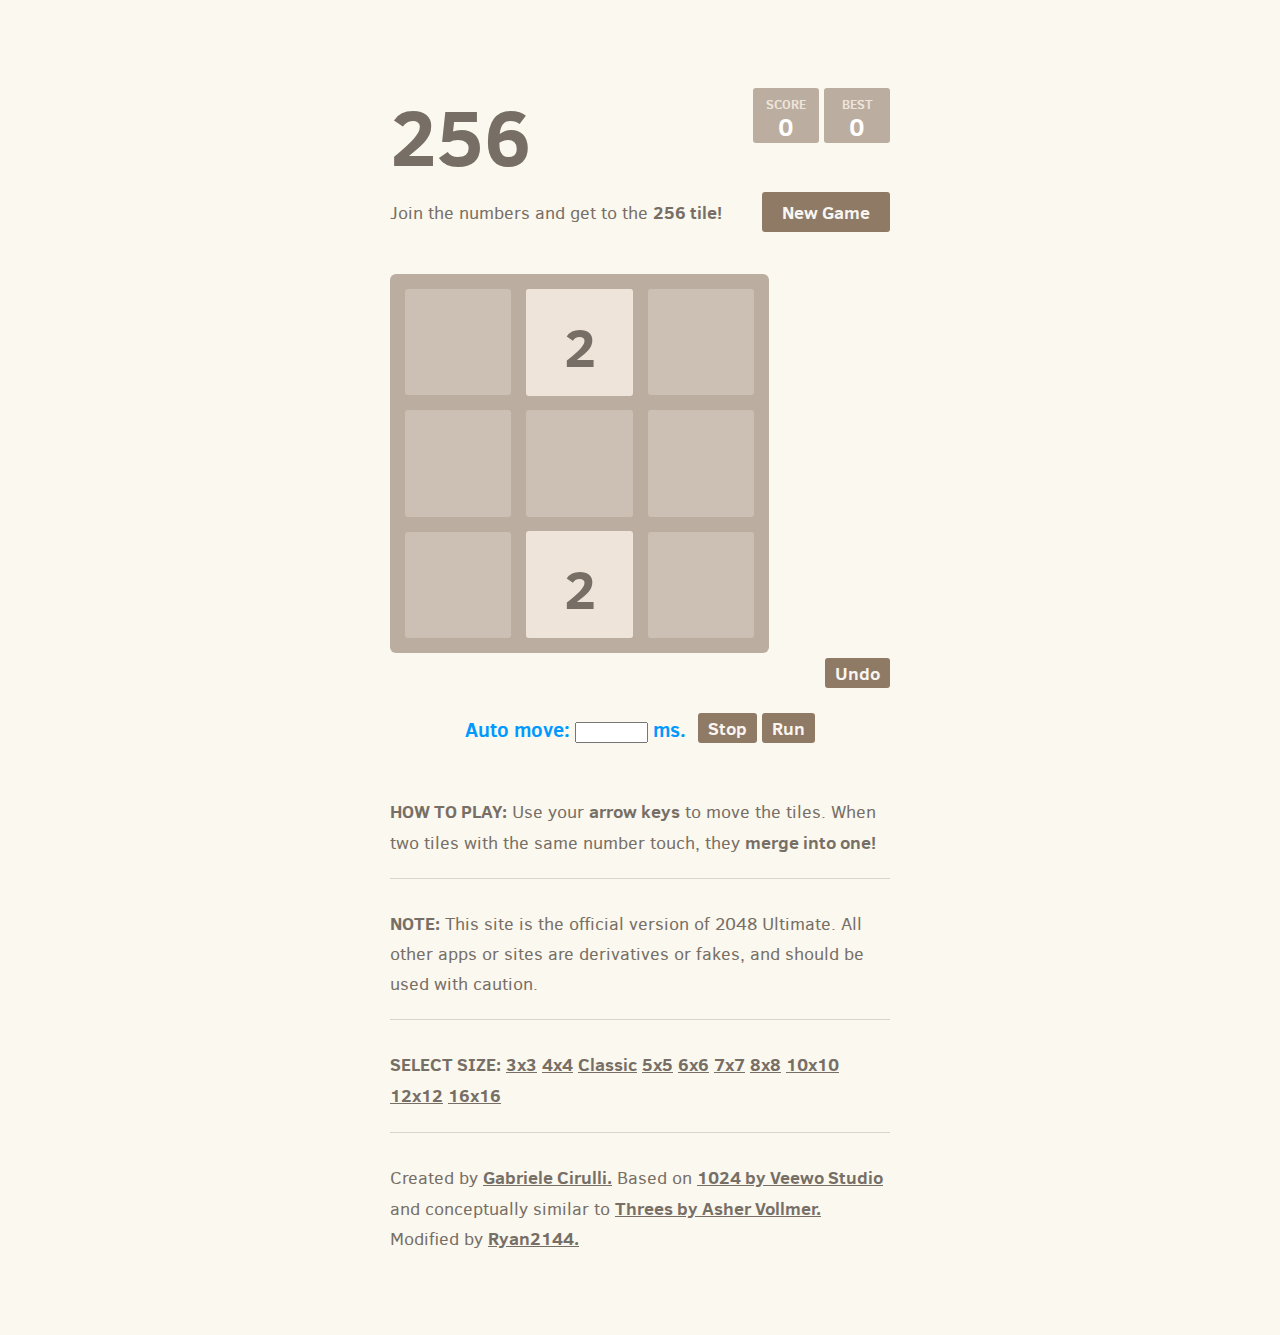
<file: 3x3.html>
<!DOCTYPE html>
<html>
<head>
  <meta charset="utf-8">
  <title>256</title>

  <link href="style/main.css" rel="stylesheet" type="text/css">
  <link href="style/3x3.css" rel="stylesheet" type="text/css">
  <link rel="shortcut icon" href="favicon.ico">
  <link rel="apple-touch-icon" href="meta/apple-touch-icon.png">
  <link rel="apple-touch-startup-image" href="meta/apple-touch-startup-image-640x1096.png" media="(device-width: 320px) and (device-height: 568px) and (-webkit-device-pixel-ratio: 2)"> <!-- iPhone 5+ -->
  <link rel="apple-touch-startup-image" href="meta/apple-touch-startup-image-640x920.png"  media="(device-width: 320px) and (device-height: 480px) and (-webkit-device-pixel-ratio: 2)"> <!-- iPhone, retina -->
  <meta name="apple-mobile-web-app-capable" content="yes">
  <meta name="apple-mobile-web-app-status-bar-style" content="black">

  <meta name="HandheldFriendly" content="True">
  <meta name="MobileOptimized" content="320">
  <meta name="viewport" content="width=device-width, target-densitydpi=160dpi, initial-scale=1.0, maximum-scale=1, user-scalable=no, minimal-ui">
</head>
<body>
  <div class="container">
    <div class="heading">
      <h1 class="title">256</h1>
      <div class="scores-container">
        <div class="score-container">0</div>
        <div class="best-container">0</div>
      </div>
    </div>

    <div class="above-game">
      <p class="game-intro">Join the numbers and get to the <strong>256 tile!</strong></p>
      <a class="restart-button">New Game</a>
    </div>

    <div class="game-container">
      <div class="game-message">
        <p></p>
        <div class="lower">
	        <a class="keep-playing-button">Keep going</a>
          <a class="retry-button">Try again</a>
        </div>
      </div>

      <div class="grid-container">
        <div class="grid-row">
          <div class="grid-cell"></div>
          <div class="grid-cell"></div>
          <div class="grid-cell"></div>
        </div>
        <div class="grid-row">
          <div class="grid-cell"></div>
          <div class="grid-cell"></div>
          <div class="grid-cell"></div>
        </div>
        <div class="grid-row">
          <div class="grid-cell"></div>
          <div class="grid-cell"></div>
          <div class="grid-cell"></div>
        </div>
      </div>

      <div class="tile-container">

      </div>
    </div>

    <div class="below-game">
      <a class="undo-button">Undo</a>
    </div>

	<div class="auto-move-container">
		<p><strong>Auto move: </strong><input type="text" name="auto-move-time" value="" id="auto-move-input-time" onkeypress='return event.charCode >= 48 && event.charCode <= 57' size="6" maxlength="8"><strong> ms.</strong> <a value="Run" id="auto-move-run" class="auto-move-button" type="submit">Run</a> <a value="Stop" id="auto-move-stop" class="auto-move-button" type="submit">Stop</a></p>
	</div>

    <p class="game-explanation">
      <strong class="important">How to play:</strong> Use your <strong>arrow keys</strong> to move the tiles. When two tiles with the same number touch, they <strong>merge into one!</strong>
    </p>
    <hr>
    <p>
    <strong class="important">Note:</strong> This site is the official version of 2048 Ultimate. All other apps or sites are derivatives or fakes, and should be used with caution.
    </p>
    <hr>
    <p>
    <strong class="important">Select size:</strong> <a href="3x3.html">3x3</a> <a href="index.html">4x4</a> <a href="classic.html">Classic</a> <a href="5x5.html">5x5</a> <a href="6x6.html">6x6</a> <a href="7x7.html">7x7</a> <a href="8x8.html">8x8</a> <a href="10x10.html">10x10</a> <a href="12x12.html">12x12</a> <a href="16x16.html">16x16</a>
    </p>
    <hr>
    <p>
    Created by <a href="http://gabrielecirulli.com" target="_blank">Gabriele Cirulli.</a> Based on <a href="https://itunes.apple.com/us/app/1024!/id823499224" target="_blank">1024 by Veewo Studio</a> and conceptually similar to <a href="http://asherv.com/threes/" target="_blank">Threes by Asher Vollmer.</a> Modified by <a href="https://github.com" target="_blank">Ryan2144.</a>
    </p>
  </div>

  <script src="js/bind_polyfill.js"></script>
  <script src="js/classlist_polyfill.js"></script>
  <script src="js/animframe_polyfill.js"></script>
  <script src="js/keyboard_input_manager.js"></script>
  <script src="js/html_actuator.js"></script>
  <script src="js/grid.js"></script>
  <script src="js/tile.js"></script>
  <script src="js/local_storage_manager.js"></script>
  <script src="js/game_manager.js"></script>
  <script src="js/application.js"></script>
  <script src="js/auto_move.js"></script>
  <script>
    var size = 3;
    var tileGoal = 256;
    var code = "ultimate3x3";
  </script>
</body>
</html>
</file>
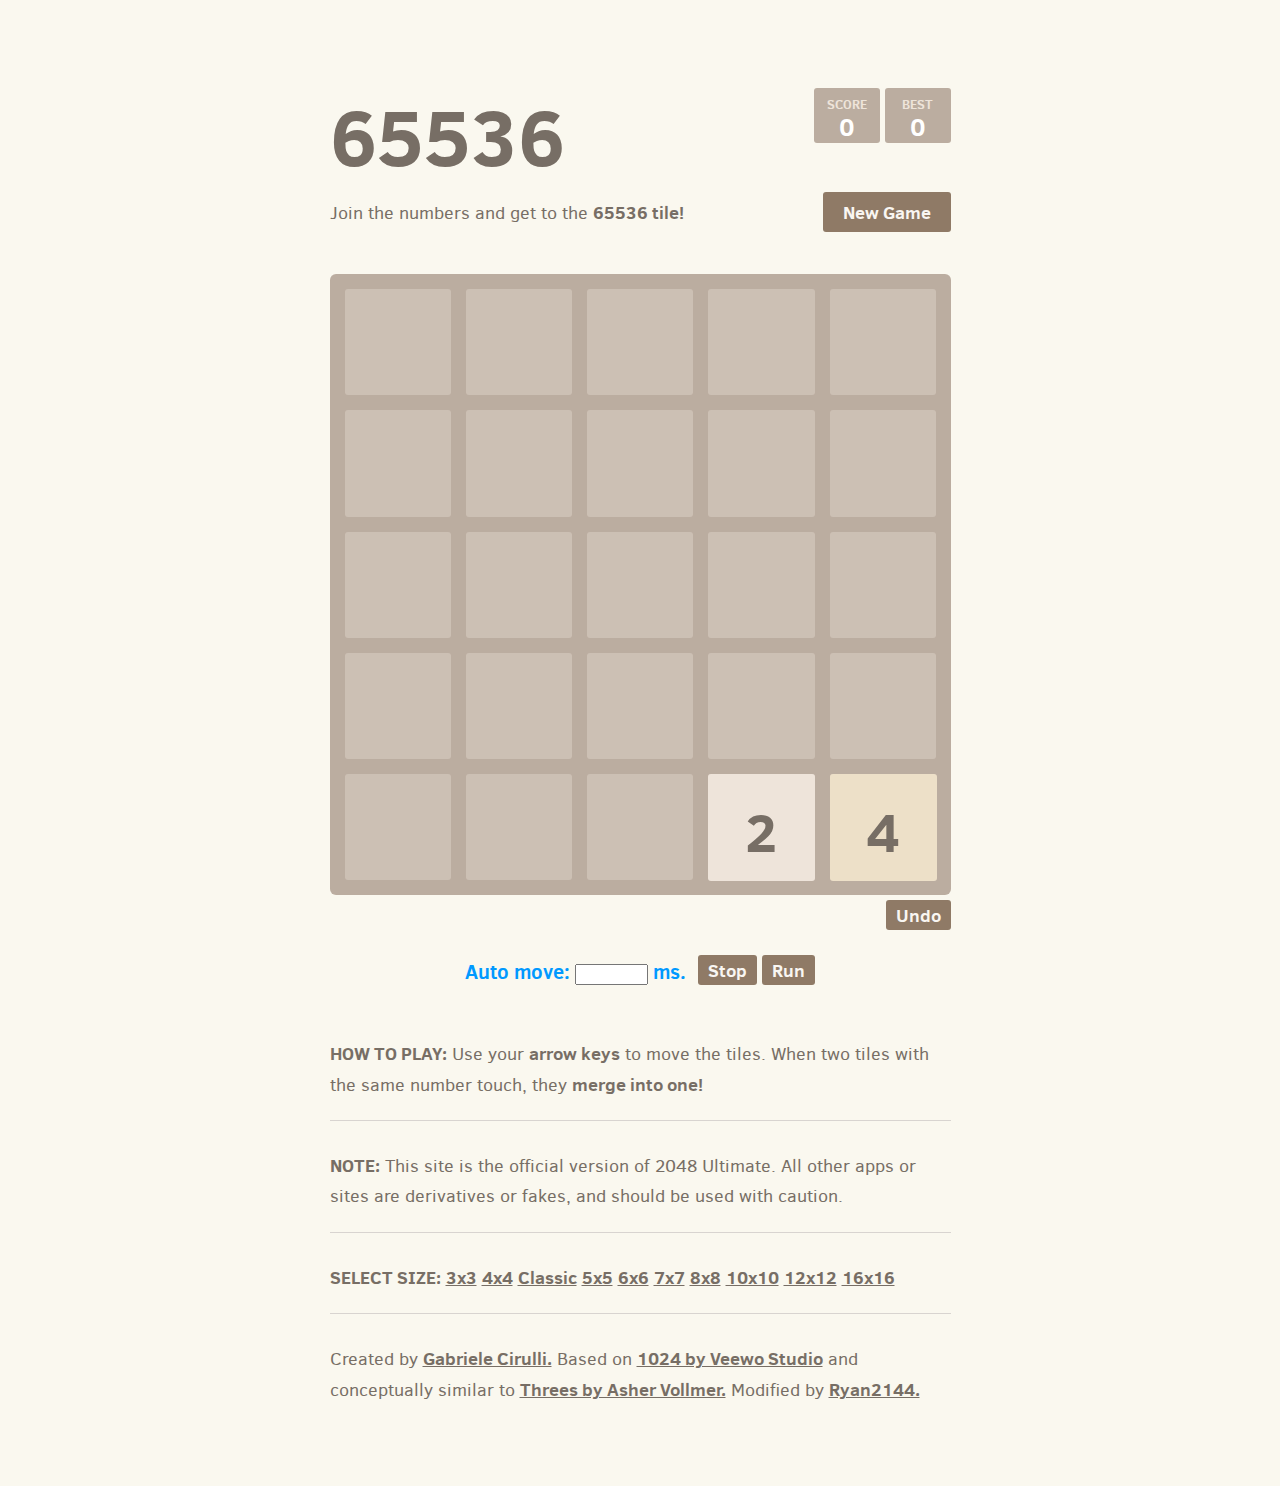
<file: 5x5.html>
<!DOCTYPE html>
<html>
<head>
  <meta charset="utf-8">
  <title>65536</title>

  <link href="style/main.css" rel="stylesheet" type="text/css">
  <link href="style/5x5.css" rel="stylesheet" type="text/css">
  <link rel="shortcut icon" href="favicon.ico">
  <link rel="apple-touch-icon" href="meta/apple-touch-icon.png">
  <link rel="apple-touch-startup-image" href="meta/apple-touch-startup-image-640x1096.png" media="(device-width: 320px) and (device-height: 568px) and (-webkit-device-pixel-ratio: 2)"> <!-- iPhone 5+ -->
  <link rel="apple-touch-startup-image" href="meta/apple-touch-startup-image-640x920.png"  media="(device-width: 320px) and (device-height: 480px) and (-webkit-device-pixel-ratio: 2)"> <!-- iPhone, retina -->
  <meta name="apple-mobile-web-app-capable" content="yes">
  <meta name="apple-mobile-web-app-status-bar-style" content="black">

  <meta name="HandheldFriendly" content="True">
  <meta name="MobileOptimized" content="320">
  <meta name="viewport" content="width=device-width, target-densitydpi=160dpi, initial-scale=1.0, maximum-scale=1, user-scalable=no, minimal-ui">
</head>
<body>
  <div class="container">
    <div class="heading">
      <h1 class="title">65536</h1>
      <div class="scores-container">
        <div class="score-container">0</div>
        <div class="best-container">0</div>
      </div>
    </div>

    <div class="above-game">
      <p class="game-intro">Join the numbers and get to the <strong>65536 tile!</strong></p>
      <a class="restart-button">New Game</a>
    </div>

    <div class="game-container">
      <div class="game-message">
        <p></p>
        <div class="lower">
	        <a class="keep-playing-button">Keep going</a>
          <a class="retry-button">Try again</a>
        </div>
      </div>

      <div class="grid-container">
        <div class="grid-row">
          <div class="grid-cell"></div>
          <div class="grid-cell"></div>
          <div class="grid-cell"></div>
          <div class="grid-cell"></div>
          <div class="grid-cell"></div>
        </div>
        <div class="grid-row">
          <div class="grid-cell"></div>
          <div class="grid-cell"></div>
          <div class="grid-cell"></div>
          <div class="grid-cell"></div>
          <div class="grid-cell"></div>
        </div>
        <div class="grid-row">
          <div class="grid-cell"></div>
          <div class="grid-cell"></div>
          <div class="grid-cell"></div>
          <div class="grid-cell"></div>
          <div class="grid-cell"></div>
        </div>
        <div class="grid-row">
          <div class="grid-cell"></div>
          <div class="grid-cell"></div>
          <div class="grid-cell"></div>
          <div class="grid-cell"></div>
          <div class="grid-cell"></div>
        </div>
        <div class="grid-row">
          <div class="grid-cell"></div>
          <div class="grid-cell"></div>
          <div class="grid-cell"></div>
          <div class="grid-cell"></div>
          <div class="grid-cell"></div>
        </div>
      </div>

      <div class="tile-container">

      </div>
    </div>

    <div class="below-game">
      <a class="undo-button">Undo</a>
    </div>

	<div class="auto-move-container">
		<p><strong>Auto move: </strong><input type="text" name="auto-move-time" value="" id="auto-move-input-time" onkeypress='return event.charCode >= 48 && event.charCode <= 57' size="6" maxlength="8"><strong> ms.</strong> <a value="Run" id="auto-move-run" class="auto-move-button" type="submit">Run</a> <a value="Stop" id="auto-move-stop" class="auto-move-button" type="submit">Stop</a></p>
	</div>

    <p class="game-explanation">
      <strong class="important">How to play:</strong> Use your <strong>arrow keys</strong> to move the tiles. When two tiles with the same number touch, they <strong>merge into one!</strong>
    </p>
    <hr>
    <p>
    <strong class="important">Note:</strong> This site is the official version of 2048 Ultimate. All other apps or sites are derivatives or fakes, and should be used with caution.
    </p>
    <hr>
    <p>
    <strong class="important">Select size:</strong> <a href="3x3.html">3x3</a> <a href="index.html">4x4</a> <a href="classic.html">Classic</a> <a href="5x5.html">5x5</a> <a href="6x6.html">6x6</a> <a href="7x7.html">7x7</a> <a href="8x8.html">8x8</a> <a href="10x10.html">10x10</a> <a href="12x12.html">12x12</a> <a href="16x16.html">16x16</a>
    </p>
    <hr>
    <p>
    Created by <a href="http://gabrielecirulli.com" target="_blank">Gabriele Cirulli.</a> Based on <a href="https://itunes.apple.com/us/app/1024!/id823499224" target="_blank">1024 by Veewo Studio</a> and conceptually similar to <a href="http://asherv.com/threes/" target="_blank">Threes by Asher Vollmer.</a> Modified by <a href="https://github.com" target="_blank">Ryan2144.</a>
    </p>
  </div>

  <script src="js/bind_polyfill.js"></script>
  <script src="js/classlist_polyfill.js"></script>
  <script src="js/animframe_polyfill.js"></script>
  <script src="js/keyboard_input_manager.js"></script>
  <script src="js/html_actuator.js"></script>
  <script src="js/grid.js"></script>
  <script src="js/tile.js"></script>
  <script src="js/local_storage_manager.js"></script>
  <script src="js/game_manager.js"></script>
  <script src="js/application.js"></script>
  <script src="js/auto_move.js"></script>
  <script>
    var size = 5;
    var tileGoal = 65536;
    var code = "ultimate5x5";
  </script>
</body>
</html>
</file>
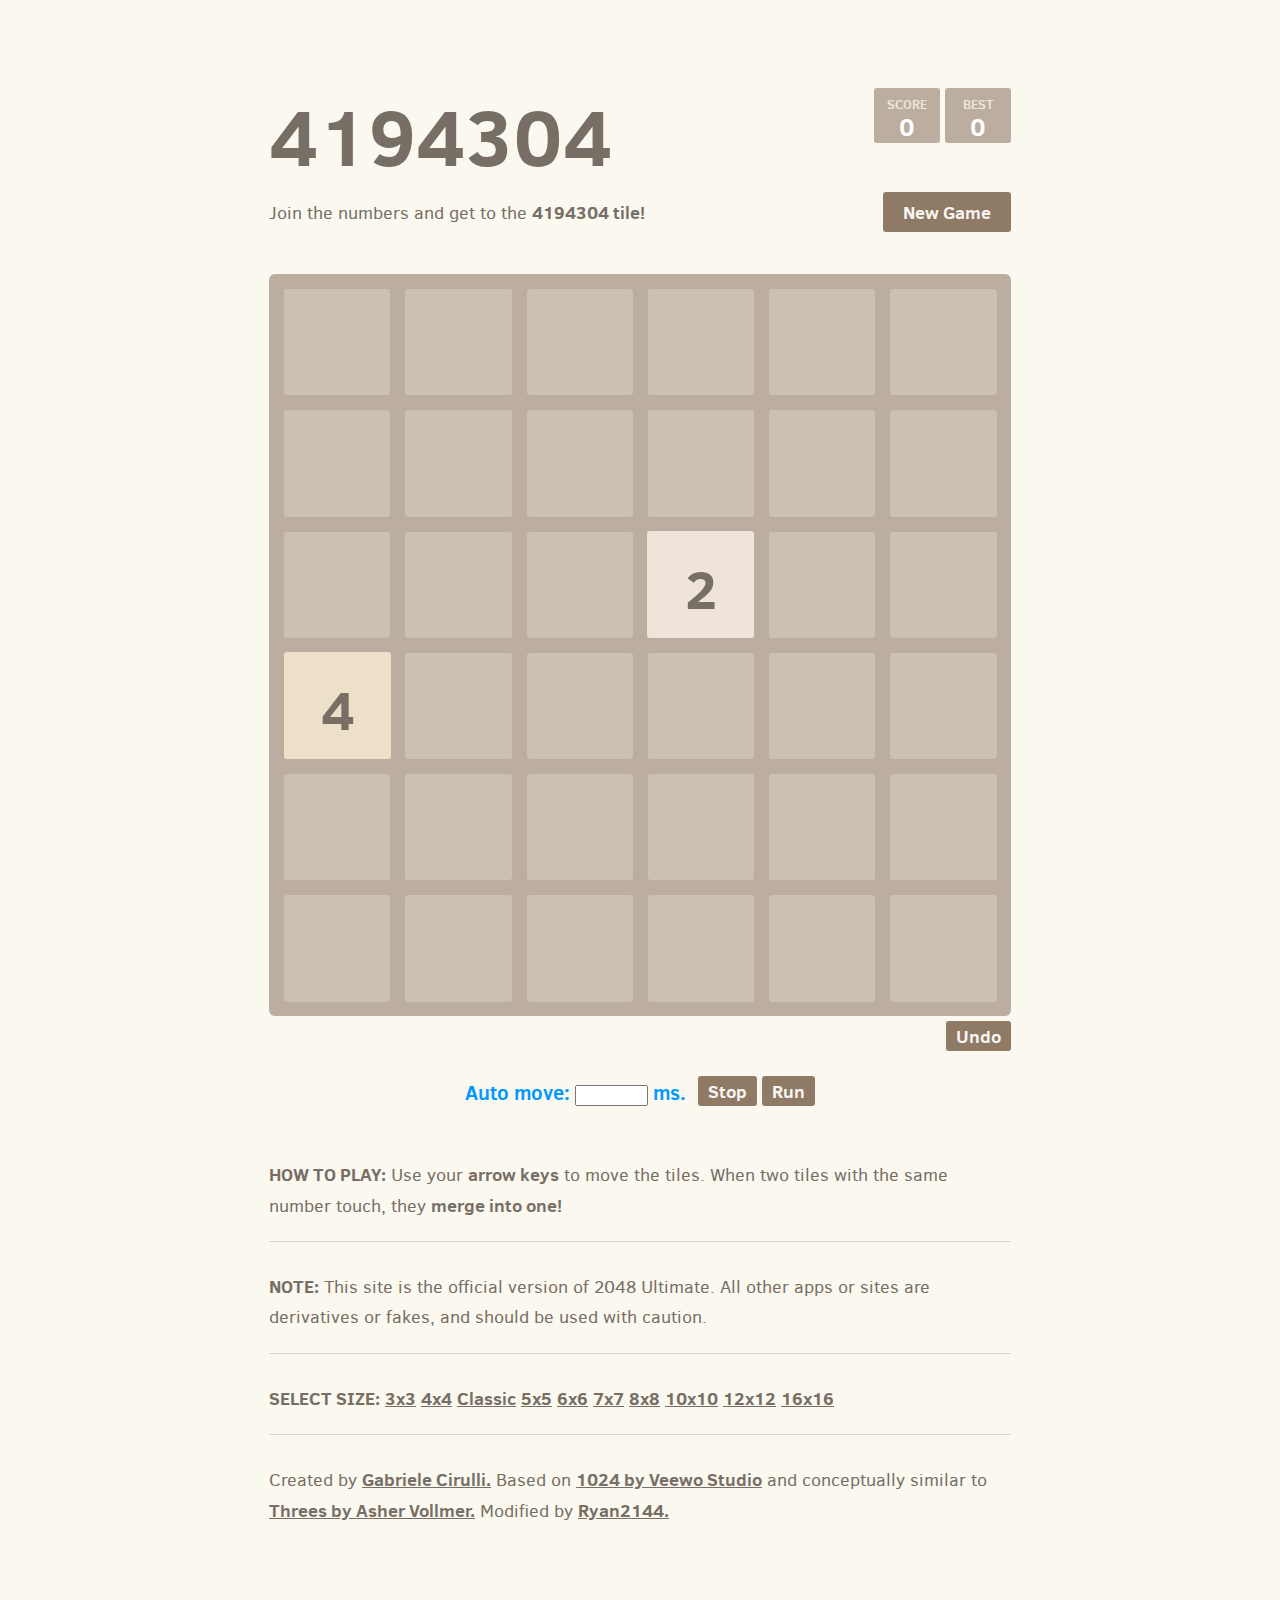
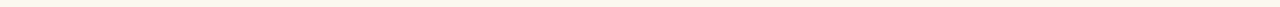
<file: 6x6.html>
<!DOCTYPE html>
<html>
<head>
  <meta charset="utf-8">
  <title>4194304</title>

  <link href="style/main.css" rel="stylesheet" type="text/css">
  <link href="style/6x6.css" rel="stylesheet" type="text/css">
  <link rel="shortcut icon" href="favicon.ico">
  <link rel="apple-touch-icon" href="meta/apple-touch-icon.png">
  <link rel="apple-touch-startup-image" href="meta/apple-touch-startup-image-640x1096.png" media="(device-width: 320px) and (device-height: 568px) and (-webkit-device-pixel-ratio: 2)"> <!-- iPhone 5+ -->
  <link rel="apple-touch-startup-image" href="meta/apple-touch-startup-image-640x920.png"  media="(device-width: 320px) and (device-height: 480px) and (-webkit-device-pixel-ratio: 2)"> <!-- iPhone, retina -->
  <meta name="apple-mobile-web-app-capable" content="yes">
  <meta name="apple-mobile-web-app-status-bar-style" content="black">

  <meta name="HandheldFriendly" content="True">
  <meta name="MobileOptimized" content="320">
  <meta name="viewport" content="width=device-width, target-densitydpi=160dpi, initial-scale=1.0, maximum-scale=1, user-scalable=no, minimal-ui">
</head>
<body>
  <div class="container">
    <div class="heading">
      <h1 class="title">4194304</h1>
      <div class="scores-container">
        <div class="score-container">0</div>
        <div class="best-container">0</div>
      </div>
    </div>

    <div class="above-game">
      <p class="game-intro">Join the numbers and get to the <strong>4194304 tile!</strong></p>
      <a class="restart-button">New Game</a>
    </div>

    <div class="game-container">
      <div class="game-message">
        <p></p>
        <div class="lower">
	        <a class="keep-playing-button">Keep going</a>
          <a class="retry-button">Try again</a>
        </div>
      </div>

      <div class="grid-container">
        <div class="grid-row">
          <div class="grid-cell"></div>
          <div class="grid-cell"></div>
          <div class="grid-cell"></div>
          <div class="grid-cell"></div>
          <div class="grid-cell"></div>
          <div class="grid-cell"></div>
        </div>
        <div class="grid-row">
          <div class="grid-cell"></div>
          <div class="grid-cell"></div>
          <div class="grid-cell"></div>
          <div class="grid-cell"></div>
          <div class="grid-cell"></div>
          <div class="grid-cell"></div>
        </div>
        <div class="grid-row">
          <div class="grid-cell"></div>
          <div class="grid-cell"></div>
          <div class="grid-cell"></div>
          <div class="grid-cell"></div>
          <div class="grid-cell"></div>
          <div class="grid-cell"></div>
        </div>
        <div class="grid-row">
          <div class="grid-cell"></div>
          <div class="grid-cell"></div>
          <div class="grid-cell"></div>
          <div class="grid-cell"></div>
          <div class="grid-cell"></div>
          <div class="grid-cell"></div>
        </div>
        <div class="grid-row">
          <div class="grid-cell"></div>
          <div class="grid-cell"></div>
          <div class="grid-cell"></div>
          <div class="grid-cell"></div>
          <div class="grid-cell"></div>
          <div class="grid-cell"></div>
        </div>
        <div class="grid-row">
          <div class="grid-cell"></div>
          <div class="grid-cell"></div>
          <div class="grid-cell"></div>
          <div class="grid-cell"></div>
          <div class="grid-cell"></div>
          <div class="grid-cell"></div>
        </div>
      </div>

      <div class="tile-container">

      </div>
    </div>

    <div class="below-game">
      <a class="undo-button">Undo</a>
    </div>

	<div class="auto-move-container">
		<p><strong>Auto move: </strong><input type="text" name="auto-move-time" value="" id="auto-move-input-time" onkeypress='return event.charCode >= 48 && event.charCode <= 57' size="6" maxlength="8"><strong> ms.</strong> <a value="Run" id="auto-move-run" class="auto-move-button" type="submit">Run</a> <a value="Stop" id="auto-move-stop" class="auto-move-button" type="submit">Stop</a></p>
	</div>

    <p class="game-explanation">
      <strong class="important">How to play:</strong> Use your <strong>arrow keys</strong> to move the tiles. When two tiles with the same number touch, they <strong>merge into one!</strong>
    </p>
    <hr>
    <p>
    <strong class="important">Note:</strong> This site is the official version of 2048 Ultimate. All other apps or sites are derivatives or fakes, and should be used with caution.
    </p>
    <hr>
    <p>
    <strong class="important">Select size:</strong> <a href="3x3.html">3x3</a> <a href="index.html">4x4</a> <a href="classic.html">Classic</a> <a href="5x5.html">5x5</a> <a href="6x6.html">6x6</a> <a href="7x7.html">7x7</a> <a href="8x8.html">8x8</a> <a href="10x10.html">10x10</a> <a href="12x12.html">12x12</a> <a href="16x16.html">16x16</a>
    </p>
    <hr>
    <p>
    Created by <a href="http://gabrielecirulli.com" target="_blank">Gabriele Cirulli.</a> Based on <a href="https://itunes.apple.com/us/app/1024!/id823499224" target="_blank">1024 by Veewo Studio</a> and conceptually similar to <a href="http://asherv.com/threes/" target="_blank">Threes by Asher Vollmer.</a> Modified by <a href="https://github.com" target="_blank">Ryan2144.</a>
    </p>
  </div>

  <script src="js/bind_polyfill.js"></script>
  <script src="js/classlist_polyfill.js"></script>
  <script src="js/animframe_polyfill.js"></script>
  <script src="js/keyboard_input_manager.js"></script>
  <script src="js/html_actuator.js"></script>
  <script src="js/grid.js"></script>
  <script src="js/tile.js"></script>
  <script src="js/local_storage_manager.js"></script>
  <script src="js/game_manager.js"></script>
  <script src="js/application.js"></script>
  <script src="js/auto_move.js"></script>
  <script>
    var size = 6;
    var tileGoal = 4194304;
    var code = "ultimate6x6";
  </script>
</body>
</html>
</file>
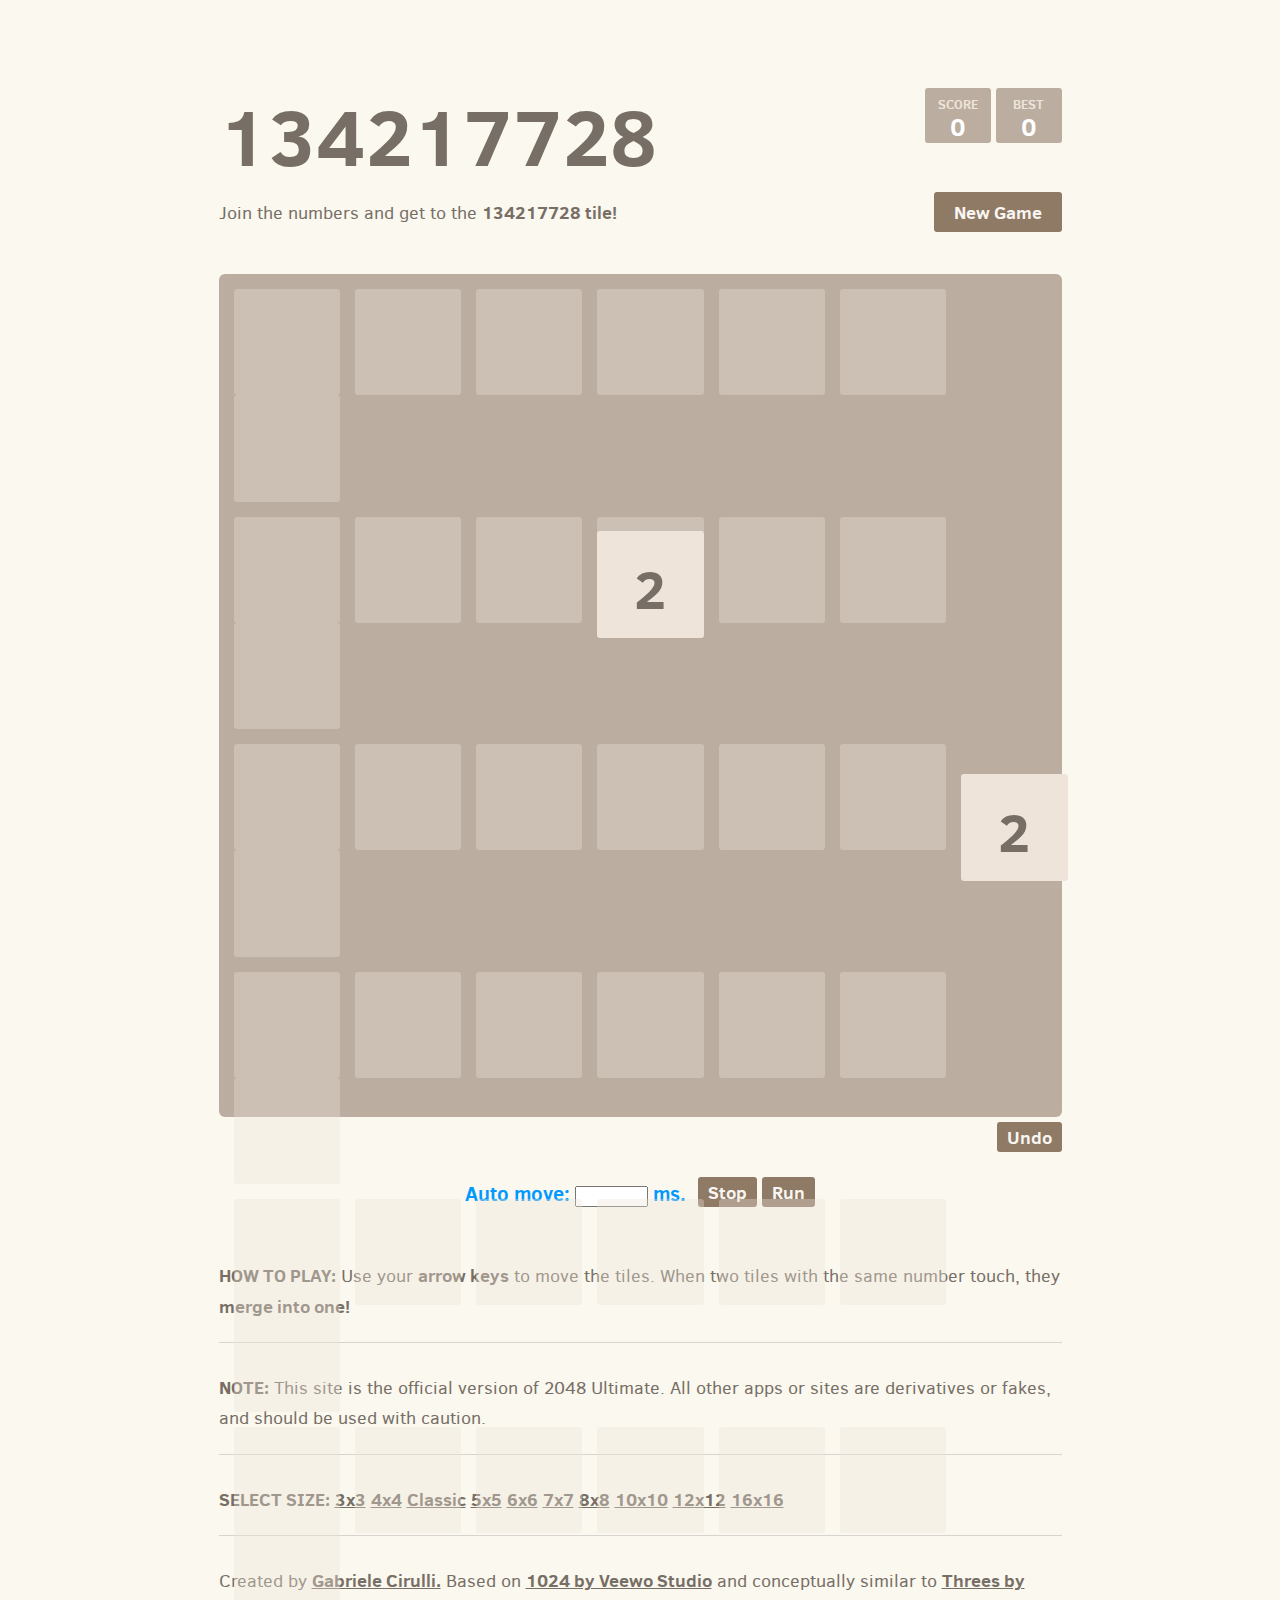
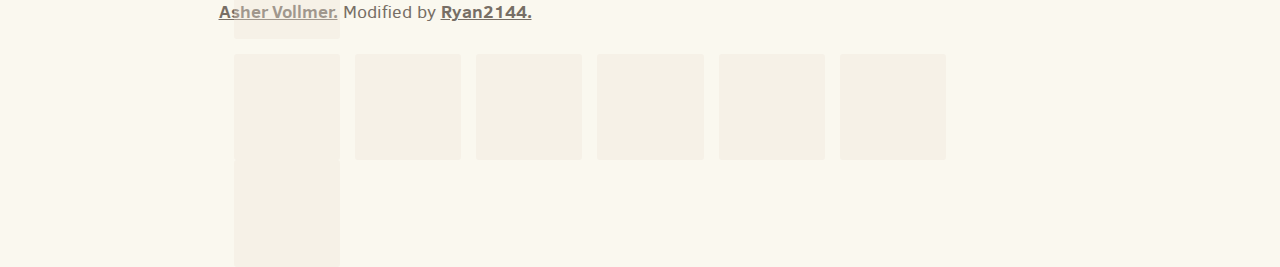
<file: 7x7.html>
<!DOCTYPE html>
<html>
<head>
  <meta charset="utf-8">
  <title>134217728</title>

  <link href="style/main.css" rel="stylesheet" type="text/css">
  <link href="style/7x7.css" rel="stylesheet" type="text/css">
  <link rel="shortcut icon" href="favicon.ico">
  <link rel="apple-touch-icon" href="meta/apple-touch-icon.png">
  <link rel="apple-touch-startup-image" href="meta/apple-touch-startup-image-640x1096.png" media="(device-width: 320px) and (device-height: 568px) and (-webkit-device-pixel-ratio: 2)"> <!-- iPhone 5+ -->
  <link rel="apple-touch-startup-image" href="meta/apple-touch-startup-image-640x920.png"  media="(device-width: 320px) and (device-height: 480px) and (-webkit-device-pixel-ratio: 2)"> <!-- iPhone, retina -->
  <meta name="apple-mobile-web-app-capable" content="yes">
  <meta name="apple-mobile-web-app-status-bar-style" content="black">

  <meta name="HandheldFriendly" content="True">
  <meta name="MobileOptimized" content="320">
  <meta name="viewport" content="width=device-width, target-densitydpi=160dpi, initial-scale=1.0, maximum-scale=1, user-scalable=no, minimal-ui">
</head>
<body>
  <div class="container">
    <div class="heading">
      <h1 class="title">134217728</h1>
      <div class="scores-container">
        <div class="score-container">0</div>
        <div class="best-container">0</div>
      </div>
    </div>

    <div class="above-game">
      <p class="game-intro">Join the numbers and get to the <strong>134217728 tile!</strong></p>
      <a class="restart-button">New Game</a>
    </div>

    <div class="game-container">
      <div class="game-message">
        <p></p>
        <div class="lower">
	        <a class="keep-playing-button">Keep going</a>
          <a class="retry-button">Try again</a>
        </div>
      </div>

      <div class="grid-container">
        <div class="grid-row">
          <div class="grid-cell"></div>
          <div class="grid-cell"></div>
          <div class="grid-cell"></div>
          <div class="grid-cell"></div>
          <div class="grid-cell"></div>
          <div class="grid-cell"></div>
          <div class="grid-cell"></div>
        </div>
        <div class="grid-row">
          <div class="grid-cell"></div>
          <div class="grid-cell"></div>
          <div class="grid-cell"></div>
          <div class="grid-cell"></div>
          <div class="grid-cell"></div>
          <div class="grid-cell"></div>
          <div class="grid-cell"></div>
        </div>
        <div class="grid-row">
          <div class="grid-cell"></div>
          <div class="grid-cell"></div>
          <div class="grid-cell"></div>
          <div class="grid-cell"></div>
          <div class="grid-cell"></div>
          <div class="grid-cell"></div>
          <div class="grid-cell"></div>
        </div>
        <div class="grid-row">
          <div class="grid-cell"></div>
          <div class="grid-cell"></div>
          <div class="grid-cell"></div>
          <div class="grid-cell"></div>
          <div class="grid-cell"></div>
          <div class="grid-cell"></div>
          <div class="grid-cell"></div>
        </div>
        <div class="grid-row">
          <div class="grid-cell"></div>
          <div class="grid-cell"></div>
          <div class="grid-cell"></div>
          <div class="grid-cell"></div>
          <div class="grid-cell"></div>
          <div class="grid-cell"></div>
          <div class="grid-cell"></div>
        </div>
        <div class="grid-row">
          <div class="grid-cell"></div>
          <div class="grid-cell"></div>
          <div class="grid-cell"></div>
          <div class="grid-cell"></div>
          <div class="grid-cell"></div>
          <div class="grid-cell"></div>
          <div class="grid-cell"></div>
        </div>
        <div class="grid-row">
          <div class="grid-cell"></div>
          <div class="grid-cell"></div>
          <div class="grid-cell"></div>
          <div class="grid-cell"></div>
          <div class="grid-cell"></div>
          <div class="grid-cell"></div>
          <div class="grid-cell"></div>
        </div>
      </div>

      <div class="tile-container">

      </div>
    </div>

    <div class="below-game">
      <a class="undo-button">Undo</a>
    </div>

	<div class="auto-move-container">
		<p><strong>Auto move: </strong><input type="text" name="auto-move-time" value="" id="auto-move-input-time" onkeypress='return event.charCode >= 48 && event.charCode <= 57' size="6" maxlength="8"><strong> ms.</strong> <a value="Run" id="auto-move-run" class="auto-move-button" type="submit">Run</a> <a value="Stop" id="auto-move-stop" class="auto-move-button" type="submit">Stop</a></p>
	</div>

    <p class="game-explanation">
      <strong class="important">How to play:</strong> Use your <strong>arrow keys</strong> to move the tiles. When two tiles with the same number touch, they <strong>merge into one!</strong>
    </p>
    <hr>
    <p>
    <strong class="important">Note:</strong> This site is the official version of 2048 Ultimate. All other apps or sites are derivatives or fakes, and should be used with caution.
    </p>
    <hr>
    <p>
    <strong class="important">Select size:</strong> <a href="3x3.html">3x3</a> <a href="index.html">4x4</a> <a href="classic.html">Classic</a> <a href="5x5.html">5x5</a> <a href="6x6.html">6x6</a> <a href="7x7.html">7x7</a> <a href="8x8.html">8x8</a> <a href="10x10.html">10x10</a> <a href="12x12.html">12x12</a> <a href="16x16.html">16x16</a>
    </p>
    <hr>
    <p>
    Created by <a href="http://gabrielecirulli.com" target="_blank">Gabriele Cirulli.</a> Based on <a href="https://itunes.apple.com/us/app/1024!/id823499224" target="_blank">1024 by Veewo Studio</a> and conceptually similar to <a href="http://asherv.com/threes/" target="_blank">Threes by Asher Vollmer.</a> Modified by <a href="https://github.com" target="_blank">Ryan2144.</a>
    </p>
  </div>

  <script src="js/bind_polyfill.js"></script>
  <script src="js/classlist_polyfill.js"></script>
  <script src="js/animframe_polyfill.js"></script>
  <script src="js/keyboard_input_manager.js"></script>
  <script src="js/html_actuator.js"></script>
  <script src="js/grid.js"></script>
  <script src="js/tile.js"></script>
  <script src="js/local_storage_manager.js"></script>
  <script src="js/game_manager.js"></script>
  <script src="js/application.js"></script>
  <script src="js/auto_move.js"></script>
  <script>
    var size = 7;
    var tileGoal = 134217728;
    var code = "ultimate7x7";
  </script>
</body>
</html>
</file>
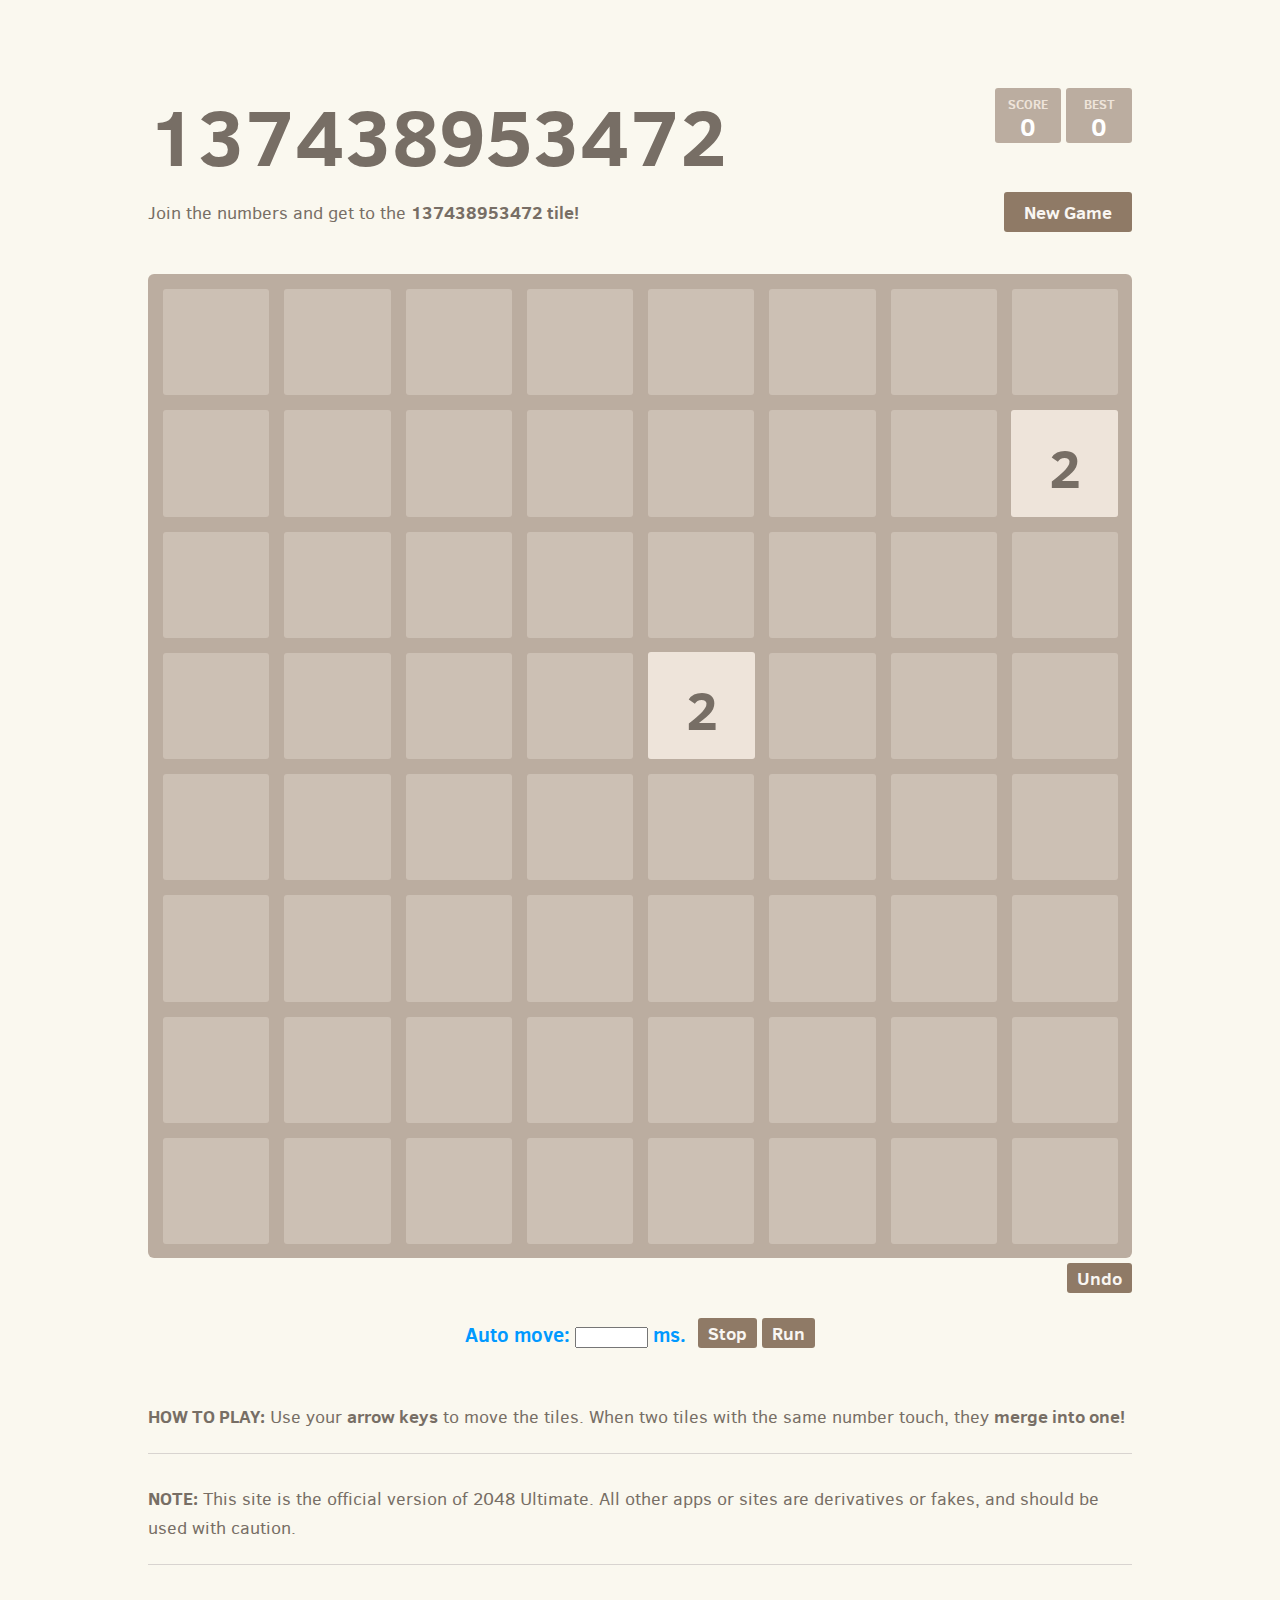
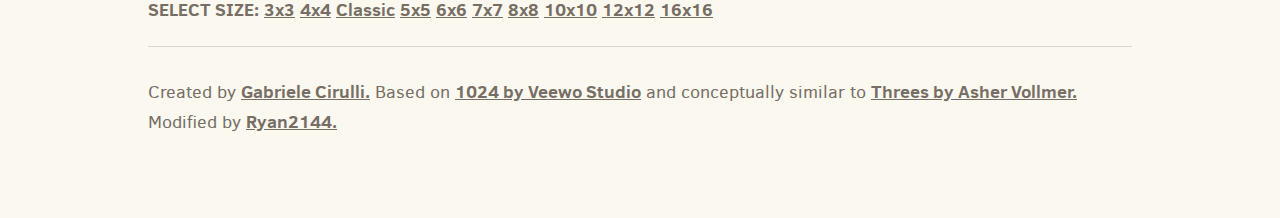
<file: 8x8.html>
<!DOCTYPE html>
<html>
<head>
  <meta charset="utf-8">
  <title>137438953472</title>

  <link href="style/main.css" rel="stylesheet" type="text/css">
  <link href="style/8x8.css" rel="stylesheet" type="text/css">
  <link rel="shortcut icon" href="favicon.ico">
  <link rel="apple-touch-icon" href="meta/apple-touch-icon.png">
  <link rel="apple-touch-startup-image" href="meta/apple-touch-startup-image-640x1096.png" media="(device-width: 320px) and (device-height: 568px) and (-webkit-device-pixel-ratio: 2)"> <!-- iPhone 5+ -->
  <link rel="apple-touch-startup-image" href="meta/apple-touch-startup-image-640x920.png"  media="(device-width: 320px) and (device-height: 480px) and (-webkit-device-pixel-ratio: 2)"> <!-- iPhone, retina -->
  <meta name="apple-mobile-web-app-capable" content="yes">
  <meta name="apple-mobile-web-app-status-bar-style" content="black">

  <meta name="HandheldFriendly" content="True">
  <meta name="MobileOptimized" content="320">
  <meta name="viewport" content="width=device-width, target-densitydpi=160dpi, initial-scale=1.0, maximum-scale=1, user-scalable=no, minimal-ui">
</head>
<body>
  <div class="container">
    <div class="heading">
      <h1 class="title">137438953472</h1>
      <div class="scores-container">
        <div class="score-container">0</div>
        <div class="best-container">0</div>
      </div>
    </div>

    <div class="above-game">
      <p class="game-intro">Join the numbers and get to the <strong>137438953472 tile!</strong></p>
      <a class="restart-button">New Game</a>
    </div>

    <div class="game-container">
      <div class="game-message">
        <p></p>
        <div class="lower">
	        <a class="keep-playing-button">Keep going</a>
          <a class="retry-button">Try again</a>
        </div>
      </div>

      <div class="grid-container">
        <div class="grid-row">
          <div class="grid-cell"></div>
          <div class="grid-cell"></div>
          <div class="grid-cell"></div>
          <div class="grid-cell"></div>
          <div class="grid-cell"></div>
          <div class="grid-cell"></div>
          <div class="grid-cell"></div>
          <div class="grid-cell"></div>
        </div>
        <div class="grid-row">
          <div class="grid-cell"></div>
          <div class="grid-cell"></div>
          <div class="grid-cell"></div>
          <div class="grid-cell"></div>
          <div class="grid-cell"></div>
          <div class="grid-cell"></div>
          <div class="grid-cell"></div>
          <div class="grid-cell"></div>
        </div>
        <div class="grid-row">
          <div class="grid-cell"></div>
          <div class="grid-cell"></div>
          <div class="grid-cell"></div>
          <div class="grid-cell"></div>
          <div class="grid-cell"></div>
          <div class="grid-cell"></div>
          <div class="grid-cell"></div>
          <div class="grid-cell"></div>
        </div>
        <div class="grid-row">
          <div class="grid-cell"></div>
          <div class="grid-cell"></div>
          <div class="grid-cell"></div>
          <div class="grid-cell"></div>
          <div class="grid-cell"></div>
          <div class="grid-cell"></div>
          <div class="grid-cell"></div>
          <div class="grid-cell"></div>
        </div>
        <div class="grid-row">
          <div class="grid-cell"></div>
          <div class="grid-cell"></div>
          <div class="grid-cell"></div>
          <div class="grid-cell"></div>
          <div class="grid-cell"></div>
          <div class="grid-cell"></div>
          <div class="grid-cell"></div>
          <div class="grid-cell"></div>
        </div>
        <div class="grid-row">
          <div class="grid-cell"></div>
          <div class="grid-cell"></div>
          <div class="grid-cell"></div>
          <div class="grid-cell"></div>
          <div class="grid-cell"></div>
          <div class="grid-cell"></div>
          <div class="grid-cell"></div>
          <div class="grid-cell"></div>
        </div>
        <div class="grid-row">
          <div class="grid-cell"></div>
          <div class="grid-cell"></div>
          <div class="grid-cell"></div>
          <div class="grid-cell"></div>
          <div class="grid-cell"></div>
          <div class="grid-cell"></div>
          <div class="grid-cell"></div>
          <div class="grid-cell"></div>
        </div>
        <div class="grid-row">
          <div class="grid-cell"></div>
          <div class="grid-cell"></div>
          <div class="grid-cell"></div>
          <div class="grid-cell"></div>
          <div class="grid-cell"></div>
          <div class="grid-cell"></div>
          <div class="grid-cell"></div>
          <div class="grid-cell"></div>
        </div>
      </div>

      <div class="tile-container">

      </div>
    </div>

    <div class="below-game">
      <a class="undo-button">Undo</a>
    </div>

	<div class="auto-move-container">
		<p><strong>Auto move: </strong><input type="text" name="auto-move-time" value="" id="auto-move-input-time" onkeypress='return event.charCode >= 48 && event.charCode <= 57' size="6" maxlength="8"><strong> ms.</strong> <a value="Run" id="auto-move-run" class="auto-move-button" type="submit">Run</a> <a value="Stop" id="auto-move-stop" class="auto-move-button" type="submit">Stop</a></p>
	</div>

    <p class="game-explanation">
      <strong class="important">How to play:</strong> Use your <strong>arrow keys</strong> to move the tiles. When two tiles with the same number touch, they <strong>merge into one!</strong>
    </p>
    <hr>
    <p>
    <strong class="important">Note:</strong> This site is the official version of 2048 Ultimate. All other apps or sites are derivatives or fakes, and should be used with caution.
    </p>
    <hr>
    <p>
    <strong class="important">Select size:</strong> <a href="3x3.html">3x3</a> <a href="index.html">4x4</a> <a href="classic.html">Classic</a> <a href="5x5.html">5x5</a> <a href="6x6.html">6x6</a> <a href="7x7.html">7x7</a> <a href="8x8.html">8x8</a> <a href="10x10.html">10x10</a> <a href="12x12.html">12x12</a> <a href="16x16.html">16x16</a>
    </p>
    <hr>
    <p>
    Created by <a href="http://gabrielecirulli.com" target="_blank">Gabriele Cirulli.</a> Based on <a href="https://itunes.apple.com/us/app/1024!/id823499224" target="_blank">1024 by Veewo Studio</a> and conceptually similar to <a href="http://asherv.com/threes/" target="_blank">Threes by Asher Vollmer.</a> Modified by <a href="https://github.com" target="_blank">Ryan2144.</a>
    </p>
  </div>

  <script src="js/bind_polyfill.js"></script>
  <script src="js/classlist_polyfill.js"></script>
  <script src="js/animframe_polyfill.js"></script>
  <script src="js/keyboard_input_manager.js"></script>
  <script src="js/html_actuator.js"></script>
  <script src="js/grid.js"></script>
  <script src="js/tile.js"></script>
  <script src="js/local_storage_manager.js"></script>
  <script src="js/game_manager.js"></script>
  <script src="js/application.js"></script>
  <script src="js/auto_move.js"></script>
  <script>
    var size = 8;
    var tileGoal = 137438953472;
    var code = "ultimate8x8";
  </script>
</body>
</html>
</file>
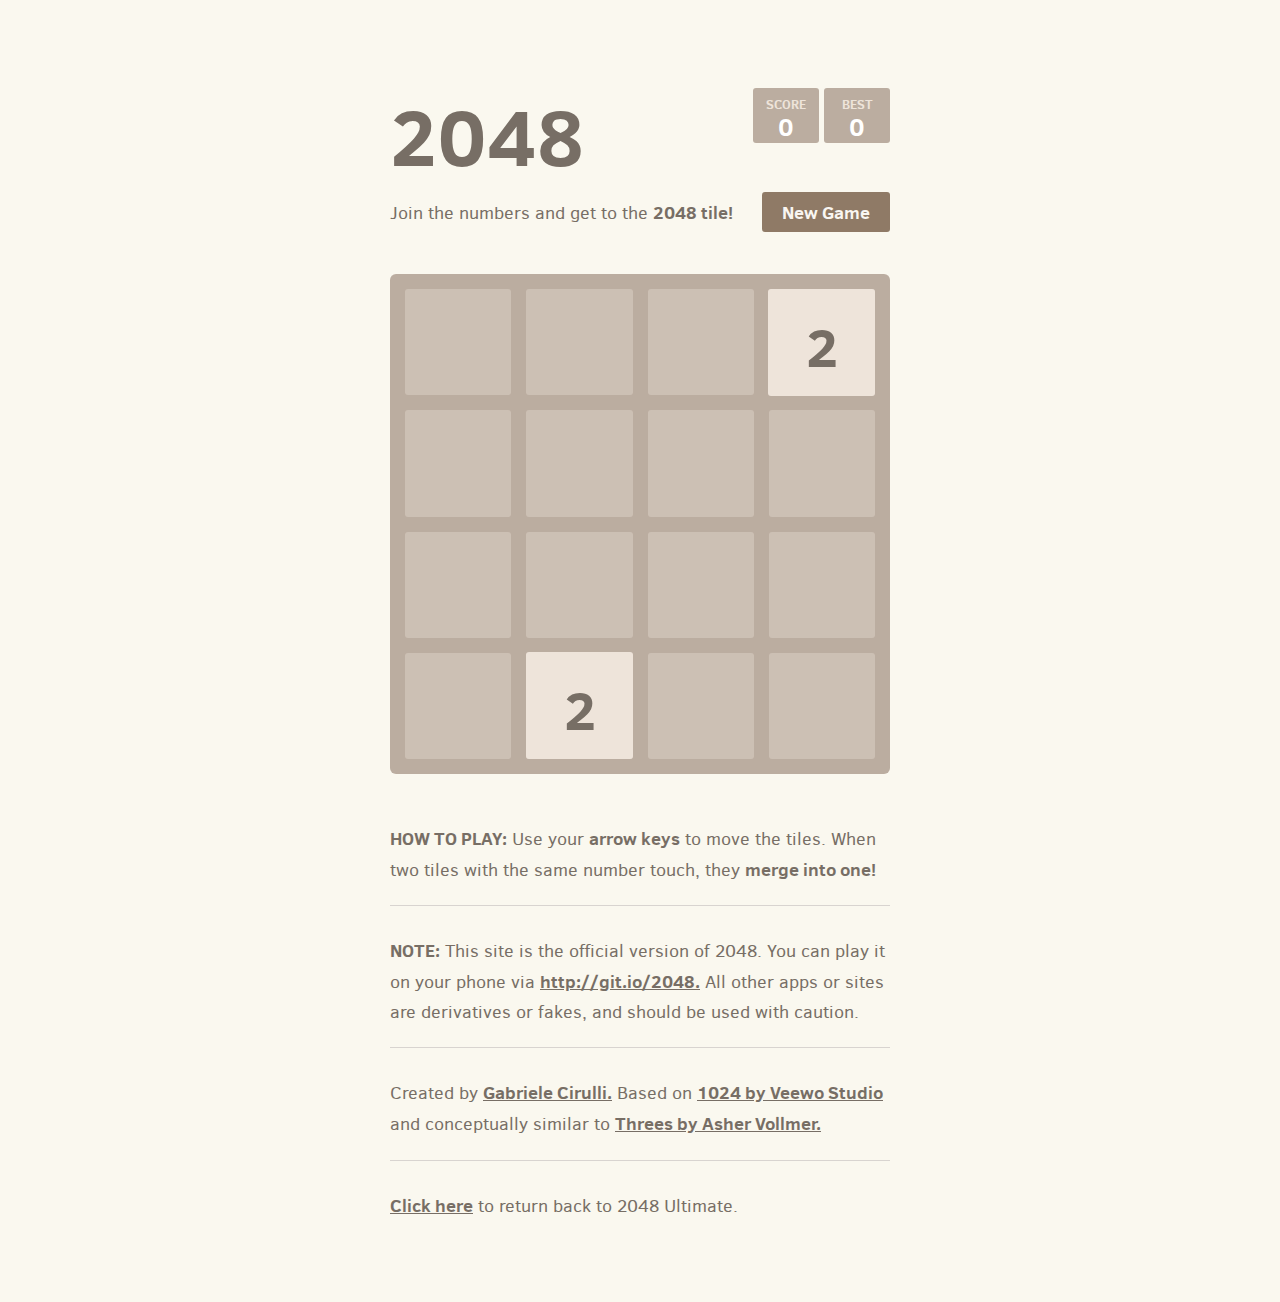
<file: classic.html>
<!DOCTYPE html>
<html>
<head>
  <meta charset="utf-8">
  <title>2048</title>

  <link href="style/classic.css" rel="stylesheet" type="text/css">
  <link rel="shortcut icon" href="favicon.ico">
  <link rel="apple-touch-icon" href="meta/apple-touch-icon.png">
  <link rel="apple-touch-startup-image" href="meta/apple-touch-startup-image-640x1096.png" media="(device-width: 320px) and (device-height: 568px) and (-webkit-device-pixel-ratio: 2)"> <!-- iPhone 5+ -->
  <link rel="apple-touch-startup-image" href="meta/apple-touch-startup-image-640x920.png"  media="(device-width: 320px) and (device-height: 480px) and (-webkit-device-pixel-ratio: 2)"> <!-- iPhone, retina -->
  <meta name="apple-mobile-web-app-capable" content="yes">
  <meta name="apple-mobile-web-app-status-bar-style" content="black">

  <meta name="HandheldFriendly" content="True">
  <meta name="MobileOptimized" content="320">
  <meta name="viewport" content="width=device-width, target-densitydpi=160dpi, initial-scale=1.0, maximum-scale=1, user-scalable=no, minimal-ui">
</head>
<body>
  <div class="container">
    <div class="heading">
      <h1 class="title">2048</h1>
      <div class="scores-container">
        <div class="score-container">0</div>
        <div class="best-container">0</div>
      </div>
    </div>

    <div class="above-game">
      <p class="game-intro">Join the numbers and get to the <strong>2048 tile!</strong></p>
      <a class="restart-button">New Game</a>
    </div>

    <div class="game-container">
      <div class="game-message">
        <p></p>
        <div class="lower">
	        <a class="keep-playing-button">Keep going</a>
          <a class="retry-button">Try again</a>
        </div>
      </div>

      <div class="grid-container">
        <div class="grid-row">
          <div class="grid-cell"></div>
          <div class="grid-cell"></div>
          <div class="grid-cell"></div>
          <div class="grid-cell"></div>
        </div>
        <div class="grid-row">
          <div class="grid-cell"></div>
          <div class="grid-cell"></div>
          <div class="grid-cell"></div>
          <div class="grid-cell"></div>
        </div>
        <div class="grid-row">
          <div class="grid-cell"></div>
          <div class="grid-cell"></div>
          <div class="grid-cell"></div>
          <div class="grid-cell"></div>
        </div>
        <div class="grid-row">
          <div class="grid-cell"></div>
          <div class="grid-cell"></div>
          <div class="grid-cell"></div>
          <div class="grid-cell"></div>
        </div>
      </div>

      <div class="tile-container">

      </div>
    </div>

    <p class="game-explanation">
      <strong class="important">How to play:</strong> Use your <strong>arrow keys</strong> to move the tiles. When two tiles with the same number touch, they <strong>merge into one!</strong>
    </p>
    <hr>
    <p>
    <strong class="important">Note:</strong> This site is the official version of 2048. You can play it on your phone via <a href="http://git.io/2048">http://git.io/2048.</a> All other apps or sites are derivatives or fakes, and should be used with caution.
    </p>
    <hr>
    <p>
    Created by <a href="http://gabrielecirulli.com" target="_blank">Gabriele Cirulli.</a> Based on <a href="https://itunes.apple.com/us/app/1024!/id823499224" target="_blank">1024 by Veewo Studio</a> and conceptually similar to <a href="http://asherv.com/threes/" target="_blank">Threes by Asher Vollmer.</a>
    </p>
    <hr>
    <p>
    <a href="index.html">Click here</a> to return back to 2048 Ultimate.
    </p>
  </div>

  <script src="js/bind_polyfill.js"></script>
  <script src="js/classlist_polyfill.js"></script>
  <script src="js/animframe_polyfill.js"></script>
  <script src="js/keyboard_input_manager_classic.js"></script>
  <script src="js/html_actuator.js"></script>
  <script src="js/grid.js"></script>
  <script src="js/tile.js"></script>
  <script src="js/local_storage_manager.js"></script>
  <script src="js/game_manager.js"></script>
  <script src="js/application.js"></script>
  <script>
    var size = 4;
    var tileGoal = 2048;
    var code = "classic";
  </script>
</body>
</html>
</file>
<file: style/main.css>
@import url(fonts/clear-sans.css);
html, body {
  margin: 0;
  padding: 0;
  background: #faf8ef;
  color: #776e65;
  font-family: "Clear Sans", "Helvetica Neue", Arial, sans-serif;
  font-size: 18px; }

body {
  margin: 80px 0; }

.heading:after {
  content: "";
  display: block;
  clear: both; }

h1.title {
  font-size: 80px;
  font-weight: bold;
  margin: 0;
  display: block;
  float: left; }

@-webkit-keyframes move-up {
  0% {
    top: 25px;
    opacity: 1; }

  100% {
    top: -50px;
    opacity: 0; } }
@-moz-keyframes move-up {
  0% {
    top: 25px;
    opacity: 1; }

  100% {
    top: -50px;
    opacity: 0; } }
@keyframes move-up {
  0% {
    top: 25px;
    opacity: 1; }

  100% {
    top: -50px;
    opacity: 0; } }
.scores-container {
  float: right;
  text-align: right; }

.score-container, .best-container {
  position: relative;
  display: inline-block;
  background: #bbada0;
  padding: 15px 25px;
  font-size: 25px;
  height: 25px;
  line-height: 47px;
  font-weight: bold;
  border-radius: 3px;
  color: white;
  margin-top: 8px;
  text-align: center; }
  .score-container:after, .best-container:after {
    position: absolute;
    width: 100%;
    top: 10px;
    left: 0;
    text-transform: uppercase;
    font-size: 13px;
    line-height: 13px;
    text-align: center;
    color: #eee4da; }
  .score-container .score-addition, .best-container .score-addition {
    position: absolute;
    right: 30px;
    color: red;
    font-size: 25px;
    line-height: 25px;
    font-weight: bold;
    color: rgba(119, 110, 101, 0.9);
    z-index: 100;
    -webkit-animation: move-up 600ms ease-in;
    -moz-animation: move-up 600ms ease-in;
    animation: move-up 600ms ease-in;
    -webkit-animation-fill-mode: both;
    -moz-animation-fill-mode: both;
    animation-fill-mode: both; }

.score-container:after {
  content: "Score"; }

.best-container:after {
  content: "Best"; }

p {
  margin-top: 0;
  margin-bottom: 10px;
  line-height: 1.65; }

a {
  color: #776e65;
  font-weight: bold;
  text-decoration: underline;
  cursor: pointer; }

strong.important {
  text-transform: uppercase; }

hr {
  border: none;
  border-bottom: 1px solid #d8d4d0;
  margin-top: 20px;
  margin-bottom: 30px; }

.container {
  width: 1955px;
  margin: 0 auto; }

@-webkit-keyframes fade-in {
  0% {
    opacity: 0; }

  100% {
    opacity: 1; } }
@-moz-keyframes fade-in {
  0% {
    opacity: 0; }

  100% {
    opacity: 1; } }
@keyframes fade-in {
  0% {
    opacity: 0; }

  100% {
    opacity: 1; } }
.game-container {
  margin-top: 40px;
  position: relative;
  padding: 15px;
  cursor: default;
  -webkit-touch-callout: none;
  -ms-touch-callout: none;
  -webkit-user-select: none;
  -moz-user-select: none;
  -ms-user-select: none;
  -ms-touch-action: none;
  touch-action: none;
  background: #bbada0;
  border-radius: 6px;
  width: 1955px;
  height: 1955px;
  -webkit-box-sizing: border-box;
  -moz-box-sizing: border-box;
  box-sizing: border-box; }
  .game-container .game-message {
    display: none;
    position: absolute;
    top: 0;
    right: 0;
    bottom: 0;
    left: 0;
    background: rgba(238, 228, 218, 0.5);
    z-index: 100;
    text-align: center;
    -webkit-animation: fade-in 800ms ease 1200ms;
    -moz-animation: fade-in 800ms ease 1200ms;
    animation: fade-in 800ms ease 1200ms;
    -webkit-animation-fill-mode: both;
    -moz-animation-fill-mode: both;
    animation-fill-mode: both; }
    .game-container .game-message p {
      font-size: 60px;
      font-weight: bold;
      height: 60px;
      line-height: 60px;
      margin-top: 222px; }
    .game-container .game-message .lower {
      display: block;
      margin-top: 59px; }
    .game-container .game-message a {
      display: inline-block;
      background: #8f7a66;
      border-radius: 3px;
      padding: 0 20px;
      text-decoration: none;
      color: #f9f6f2;
      height: 40px;
      line-height: 42px;
      margin-left: 9px; }
      .game-container .game-message a.keep-playing-button {
        display: none; }
    .game-container .game-message.game-won {
      background: rgba(237, 194, 46, 0.5);
      color: #f9f6f2; }
      .game-container .game-message.game-won a.keep-playing-button {
        display: inline-block; }
    .game-container .game-message.game-won, .game-container .game-message.game-over {
      display: block; }

.grid-container {
  position: absolute;
  z-index: 1; }

.grid-row {
  margin-bottom: 15px; }
  .grid-row:last-child {
    margin-bottom: 0; }
  .grid-row:after {
    content: "";
    display: block;
    clear: both; }

.grid-cell {
  width: 106.25px;
  height: 106.25px;
  margin-right: 15px;
  float: left;
  border-radius: 3px;
  background: rgba(238, 228, 218, 0.35); }
  .grid-cell:last-child {
    margin-right: 0; }

.tile-container {
  position: absolute;
  z-index: 2; }

.tile, .tile .tile-inner {
  width: 107px;
  height: 107px;
  line-height: 116.25px; }
.tile.tile-position-1-1 {
  -webkit-transform: translate(0px, 0px);
  -moz-transform: translate(0px, 0px);
  transform: translate(0px, 0px); }
.tile.tile-position-1-2 {
  -webkit-transform: translate(0px, 121px);
  -moz-transform: translate(0px, 121px);
  transform: translate(0px, 121px); }
.tile.tile-position-1-3 {
  -webkit-transform: translate(0px, 242px);
  -moz-transform: translate(0px, 242px);
  transform: translate(0px, 242px); }
.tile.tile-position-1-4 {
  -webkit-transform: translate(0px, 363px);
  -moz-transform: translate(0px, 363px);
  transform: translate(0px, 363px); }
.tile.tile-position-1-5 {
  -webkit-transform: translate(0px, 485px);
  -moz-transform: translate(0px, 485px);
  transform: translate(0px, 485px); }
.tile.tile-position-1-6 {
  -webkit-transform: translate(0px, 606px);
  -moz-transform: translate(0px, 606px);
  transform: translate(0px, 606px); }
.tile.tile-position-1-7 {
  -webkit-transform: translate(0px, 727px);
  -moz-transform: translate(0px, 727px);
  transform: translate(0px, 727px); }
.tile.tile-position-1-8 {
  -webkit-transform: translate(0px, 848px);
  -moz-transform: translate(0px, 848px);
  transform: translate(0px, 848px); }
.tile.tile-position-1-9 {
  -webkit-transform: translate(0px, 970px);
  -moz-transform: translate(0px, 970px);
  transform: translate(0px, 970px); }
.tile.tile-position-1-10 {
  -webkit-transform: translate(0px, 1091px);
  -moz-transform: translate(0px, 1091px);
  transform: translate(0px, 1091px); }
.tile.tile-position-1-11 {
  -webkit-transform: translate(0px, 1212px);
  -moz-transform: translate(0px, 1212px);
  transform: translate(0px, 1212px); }
.tile.tile-position-1-12 {
  -webkit-transform: translate(0px, 1333px);
  -moz-transform: translate(0px, 1333px);
  transform: translate(0px, 1333px); }
.tile.tile-position-1-13 {
  -webkit-transform: translate(0px, 1455px);
  -moz-transform: translate(0px, 1455px);
  transform: translate(0px, 1455px); }
.tile.tile-position-1-14 {
  -webkit-transform: translate(0px, 1576px);
  -moz-transform: translate(0px, 1576px);
  transform: translate(0px, 1576px); }
.tile.tile-position-1-15 {
  -webkit-transform: translate(0px, 1697px);
  -moz-transform: translate(0px, 1697px);
  transform: translate(0px, 1697px); }
.tile.tile-position-1-16 {
  -webkit-transform: translate(0px, 1818px);
  -moz-transform: translate(0px, 1818px);
  transform: translate(0px, 1818px); }
.tile.tile-position-2-1 {
  -webkit-transform: translate(121px, 0px);
  -moz-transform: translate(121px, 0px);
  transform: translate(121px, 0px); }
.tile.tile-position-2-2 {
  -webkit-transform: translate(121px, 121px);
  -moz-transform: translate(121px, 121px);
  transform: translate(121px, 121px); }
.tile.tile-position-2-3 {
  -webkit-transform: translate(121px, 242px);
  -moz-transform: translate(121px, 242px);
  transform: translate(121px, 242px); }
.tile.tile-position-2-4 {
  -webkit-transform: translate(121px, 363px);
  -moz-transform: translate(121px, 363px);
  transform: translate(121px, 363px); }
.tile.tile-position-2-5 {
  -webkit-transform: translate(121px, 485px);
  -moz-transform: translate(121px, 485px);
  transform: translate(121px, 485px); }
.tile.tile-position-2-6 {
  -webkit-transform: translate(121px, 606px);
  -moz-transform: translate(121px, 606px);
  transform: translate(121px, 606px); }
.tile.tile-position-2-7 {
  -webkit-transform: translate(121px, 727px);
  -moz-transform: translate(121px, 727px);
  transform: translate(121px, 727px); }
.tile.tile-position-2-8 {
  -webkit-transform: translate(121px, 848px);
  -moz-transform: translate(121px, 848px);
  transform: translate(121px, 848px); }
.tile.tile-position-2-9 {
  -webkit-transform: translate(121px, 970px);
  -moz-transform: translate(121px, 970px);
  transform: translate(121px, 970px); }
.tile.tile-position-2-10 {
  -webkit-transform: translate(121px, 1091px);
  -moz-transform: translate(121px, 1091px);
  transform: translate(121px, 1091px); }
.tile.tile-position-2-11 {
  -webkit-transform: translate(121px, 1212px);
  -moz-transform: translate(121px, 1212px);
  transform: translate(121px, 1212px); }
.tile.tile-position-2-12 {
  -webkit-transform: translate(121px, 1333px);
  -moz-transform: translate(121px, 1333px);
  transform: translate(121px, 1333px); }
.tile.tile-position-2-13 {
  -webkit-transform: translate(121px, 1455px);
  -moz-transform: translate(121px, 1455px);
  transform: translate(121px, 1455px); }
.tile.tile-position-2-14 {
  -webkit-transform: translate(121px, 1576px);
  -moz-transform: translate(121px, 1576px);
  transform: translate(121px, 1576px); }
.tile.tile-position-2-15 {
  -webkit-transform: translate(121px, 1697px);
  -moz-transform: translate(121px, 1697px);
  transform: translate(121px, 1697px); }
.tile.tile-position-2-16 {
  -webkit-transform: translate(121px, 1818px);
  -moz-transform: translate(121px, 1818px);
  transform: translate(121px, 1818px); }
.tile.tile-position-3-1 {
  -webkit-transform: translate(242px, 0px);
  -moz-transform: translate(242px, 0px);
  transform: translate(242px, 0px); }
.tile.tile-position-3-2 {
  -webkit-transform: translate(242px, 121px);
  -moz-transform: translate(242px, 121px);
  transform: translate(242px, 121px); }
.tile.tile-position-3-3 {
  -webkit-transform: translate(242px, 242px);
  -moz-transform: translate(242px, 242px);
  transform: translate(242px, 242px); }
.tile.tile-position-3-4 {
  -webkit-transform: translate(242px, 363px);
  -moz-transform: translate(242px, 363px);
  transform: translate(242px, 363px); }
.tile.tile-position-3-5 {
  -webkit-transform: translate(242px, 485px);
  -moz-transform: translate(242px, 485px);
  transform: translate(242px, 485px); }
.tile.tile-position-3-6 {
  -webkit-transform: translate(242px, 606px);
  -moz-transform: translate(242px, 606px);
  transform: translate(242px, 606px); }
.tile.tile-position-3-7 {
  -webkit-transform: translate(242px, 727px);
  -moz-transform: translate(242px, 727px);
  transform: translate(242px, 727px); }
.tile.tile-position-3-8 {
  -webkit-transform: translate(242px, 848px);
  -moz-transform: translate(242px, 848px);
  transform: translate(242px, 848px); }
.tile.tile-position-3-9 {
  -webkit-transform: translate(242px, 970px);
  -moz-transform: translate(242px, 970px);
  transform: translate(242px, 970px); }
.tile.tile-position-3-10 {
  -webkit-transform: translate(242px, 1091px);
  -moz-transform: translate(242px, 1091px);
  transform: translate(242px, 1091px); }
.tile.tile-position-3-11 {
  -webkit-transform: translate(242px, 1212px);
  -moz-transform: translate(242px, 1212px);
  transform: translate(242px, 1212px); }
.tile.tile-position-3-12 {
  -webkit-transform: translate(242px, 1333px);
  -moz-transform: translate(242px, 1333px);
  transform: translate(242px, 1333px); }
.tile.tile-position-3-13 {
  -webkit-transform: translate(242px, 1455px);
  -moz-transform: translate(242px, 1455px);
  transform: translate(242px, 1455px); }
.tile.tile-position-3-14 {
  -webkit-transform: translate(242px, 1576px);
  -moz-transform: translate(242px, 1576px);
  transform: translate(242px, 1576px); }
.tile.tile-position-3-15 {
  -webkit-transform: translate(242px, 1697px);
  -moz-transform: translate(242px, 1697px);
  transform: translate(242px, 1697px); }
.tile.tile-position-3-16 {
  -webkit-transform: translate(242px, 1818px);
  -moz-transform: translate(242px, 1818px);
  transform: translate(242px, 1818px); }
.tile.tile-position-4-1 {
  -webkit-transform: translate(363px, 0px);
  -moz-transform: translate(363px, 0px);
  transform: translate(363px, 0px); }
.tile.tile-position-4-2 {
  -webkit-transform: translate(363px, 121px);
  -moz-transform: translate(363px, 121px);
  transform: translate(363px, 121px); }
.tile.tile-position-4-3 {
  -webkit-transform: translate(363px, 242px);
  -moz-transform: translate(363px, 242px);
  transform: translate(363px, 242px); }
.tile.tile-position-4-4 {
  -webkit-transform: translate(363px, 363px);
  -moz-transform: translate(363px, 363px);
  transform: translate(363px, 363px); }
.tile.tile-position-4-5 {
  -webkit-transform: translate(363px, 485px);
  -moz-transform: translate(363px, 485px);
  transform: translate(363px, 485px); }
.tile.tile-position-4-6 {
  -webkit-transform: translate(363px, 606px);
  -moz-transform: translate(363px, 606px);
  transform: translate(363px, 606px); }
.tile.tile-position-4-7 {
  -webkit-transform: translate(363px, 727px);
  -moz-transform: translate(363px, 727px);
  transform: translate(363px, 727px); }
.tile.tile-position-4-8 {
  -webkit-transform: translate(363px, 848px);
  -moz-transform: translate(363px, 848px);
  transform: translate(363px, 848px); }
.tile.tile-position-4-9 {
  -webkit-transform: translate(363px, 970px);
  -moz-transform: translate(363px, 970px);
  transform: translate(363px, 970px); }
.tile.tile-position-4-10 {
  -webkit-transform: translate(363px, 1091px);
  -moz-transform: translate(363px, 1091px);
  transform: translate(363px, 1091px); }
.tile.tile-position-4-11 {
  -webkit-transform: translate(363px, 1212px);
  -moz-transform: translate(363px, 1212px);
  transform: translate(363px, 1212px); }
.tile.tile-position-4-12 {
  -webkit-transform: translate(363px, 1333px);
  -moz-transform: translate(363px, 1333px);
  transform: translate(363px, 1333px); }
.tile.tile-position-4-13 {
  -webkit-transform: translate(363px, 1455px);
  -moz-transform: translate(363px, 1455px);
  transform: translate(363px, 1455px); }
.tile.tile-position-4-14 {
  -webkit-transform: translate(363px, 1576px);
  -moz-transform: translate(363px, 1576px);
  transform: translate(363px, 1576px); }
.tile.tile-position-4-15 {
  -webkit-transform: translate(363px, 1697px);
  -moz-transform: translate(363px, 1697px);
  transform: translate(363px, 1697px); }
.tile.tile-position-4-16 {
  -webkit-transform: translate(363px, 1818px);
  -moz-transform: translate(363px, 1818px);
  transform: translate(363px, 1818px); }
.tile.tile-position-5-1 {
  -webkit-transform: translate(485px, 0px);
  -moz-transform: translate(485px, 0px);
  transform: translate(485px, 0px); }
.tile.tile-position-5-2 {
  -webkit-transform: translate(485px, 121px);
  -moz-transform: translate(485px, 121px);
  transform: translate(485px, 121px); }
.tile.tile-position-5-3 {
  -webkit-transform: translate(485px, 242px);
  -moz-transform: translate(485px, 242px);
  transform: translate(485px, 242px); }
.tile.tile-position-5-4 {
  -webkit-transform: translate(485px, 363px);
  -moz-transform: translate(485px, 363px);
  transform: translate(485px, 363px); }
.tile.tile-position-5-5 {
  -webkit-transform: translate(485px, 485px);
  -moz-transform: translate(485px, 485px);
  transform: translate(485px, 485px); }
.tile.tile-position-5-6 {
  -webkit-transform: translate(485px, 606px);
  -moz-transform: translate(485px, 606px);
  transform: translate(485px, 606px); }
.tile.tile-position-5-7 {
  -webkit-transform: translate(485px, 727px);
  -moz-transform: translate(485px, 727px);
  transform: translate(485px, 727px); }
.tile.tile-position-5-8 {
  -webkit-transform: translate(485px, 848px);
  -moz-transform: translate(485px, 848px);
  transform: translate(485px, 848px); }
.tile.tile-position-5-9 {
  -webkit-transform: translate(485px, 970px);
  -moz-transform: translate(485px, 970px);
  transform: translate(485px, 970px); }
.tile.tile-position-5-10 {
  -webkit-transform: translate(485px, 1091px);
  -moz-transform: translate(485px, 1091px);
  transform: translate(485px, 1091px); }
.tile.tile-position-5-11 {
  -webkit-transform: translate(485px, 1212px);
  -moz-transform: translate(485px, 1212px);
  transform: translate(485px, 1212px); }
.tile.tile-position-5-12 {
  -webkit-transform: translate(485px, 1333px);
  -moz-transform: translate(485px, 1333px);
  transform: translate(485px, 1333px); }
.tile.tile-position-5-13 {
  -webkit-transform: translate(485px, 1455px);
  -moz-transform: translate(485px, 1455px);
  transform: translate(485px, 1455px); }
.tile.tile-position-5-14 {
  -webkit-transform: translate(485px, 1576px);
  -moz-transform: translate(485px, 1576px);
  transform: translate(485px, 1576px); }
.tile.tile-position-5-15 {
  -webkit-transform: translate(485px, 1697px);
  -moz-transform: translate(485px, 1697px);
  transform: translate(485px, 1697px); }
.tile.tile-position-5-16 {
  -webkit-transform: translate(485px, 1818px);
  -moz-transform: translate(485px, 1818px);
  transform: translate(485px, 1818px); }
.tile.tile-position-6-1 {
  -webkit-transform: translate(606px, 0px);
  -moz-transform: translate(606px, 0px);
  transform: translate(606px, 0px); }
.tile.tile-position-6-2 {
  -webkit-transform: translate(606px, 121px);
  -moz-transform: translate(606px, 121px);
  transform: translate(606px, 121px); }
.tile.tile-position-6-3 {
  -webkit-transform: translate(606px, 242px);
  -moz-transform: translate(606px, 242px);
  transform: translate(606px, 242px); }
.tile.tile-position-6-4 {
  -webkit-transform: translate(606px, 363px);
  -moz-transform: translate(606px, 363px);
  transform: translate(606px, 363px); }
.tile.tile-position-6-5 {
  -webkit-transform: translate(606px, 485px);
  -moz-transform: translate(606px, 485px);
  transform: translate(606px, 485px); }
.tile.tile-position-6-6 {
  -webkit-transform: translate(606px, 606px);
  -moz-transform: translate(606px, 606px);
  transform: translate(606px, 606px); }
.tile.tile-position-6-7 {
  -webkit-transform: translate(606px, 727px);
  -moz-transform: translate(606px, 727px);
  transform: translate(606px, 727px); }
.tile.tile-position-6-8 {
  -webkit-transform: translate(606px, 848px);
  -moz-transform: translate(606px, 848px);
  transform: translate(606px, 848px); }
.tile.tile-position-6-9 {
  -webkit-transform: translate(606px, 970px);
  -moz-transform: translate(606px, 970px);
  transform: translate(606px, 970px); }
.tile.tile-position-6-10 {
  -webkit-transform: translate(606px, 1091px);
  -moz-transform: translate(606px, 1091px);
  transform: translate(606px, 1091px); }
.tile.tile-position-6-11 {
  -webkit-transform: translate(606px, 1212px);
  -moz-transform: translate(606px, 1212px);
  transform: translate(606px, 1212px); }
.tile.tile-position-6-12 {
  -webkit-transform: translate(606px, 1333px);
  -moz-transform: translate(606px, 1333px);
  transform: translate(606px, 1333px); }
.tile.tile-position-6-13 {
  -webkit-transform: translate(606px, 1455px);
  -moz-transform: translate(606px, 1455px);
  transform: translate(606px, 1455px); }
.tile.tile-position-6-14 {
  -webkit-transform: translate(606px, 1576px);
  -moz-transform: translate(606px, 1576px);
  transform: translate(606px, 1576px); }
.tile.tile-position-6-15 {
  -webkit-transform: translate(606px, 1697px);
  -moz-transform: translate(606px, 1697px);
  transform: translate(606px, 1697px); }
.tile.tile-position-6-16 {
  -webkit-transform: translate(606px, 1818px);
  -moz-transform: translate(606px, 1818px);
  transform: translate(606px, 1818px); }
.tile.tile-position-7-1 {
  -webkit-transform: translate(727px, 0px);
  -moz-transform: translate(727px, 0px);
  transform: translate(727px, 0px); }
.tile.tile-position-7-2 {
  -webkit-transform: translate(727px, 121px);
  -moz-transform: translate(727px, 121px);
  transform: translate(727px, 121px); }
.tile.tile-position-7-3 {
  -webkit-transform: translate(727px, 242px);
  -moz-transform: translate(727px, 242px);
  transform: translate(727px, 242px); }
.tile.tile-position-7-4 {
  -webkit-transform: translate(727px, 363px);
  -moz-transform: translate(727px, 363px);
  transform: translate(727px, 363px); }
.tile.tile-position-7-5 {
  -webkit-transform: translate(727px, 485px);
  -moz-transform: translate(727px, 485px);
  transform: translate(727px, 485px); }
.tile.tile-position-7-6 {
  -webkit-transform: translate(727px, 606px);
  -moz-transform: translate(727px, 606px);
  transform: translate(727px, 606px); }
.tile.tile-position-7-7 {
  -webkit-transform: translate(727px, 727px);
  -moz-transform: translate(727px, 727px);
  transform: translate(727px, 727px); }
.tile.tile-position-7-8 {
  -webkit-transform: translate(727px, 848px);
  -moz-transform: translate(727px, 848px);
  transform: translate(727px, 848px); }
.tile.tile-position-7-8 {
  -webkit-transform: translate(727px, 848px);
  -moz-transform: translate(727px, 848px);
  transform: translate(727px, 848px); }
.tile.tile-position-7-9 {
  -webkit-transform: translate(727px, 970px);
  -moz-transform: translate(727px, 970px);
  transform: translate(727px, 970px); }
.tile.tile-position-7-10 {
  -webkit-transform: translate(727px, 1091px);
  -moz-transform: translate(727px, 1091px);
  transform: translate(727px, 1091px); }
.tile.tile-position-7-11 {
  -webkit-transform: translate(727px, 1212px);
  -moz-transform: translate(727px, 1212px);
  transform: translate(727px, 1212px); }
.tile.tile-position-7-12 {
  -webkit-transform: translate(727px, 1333px);
  -moz-transform: translate(727px, 1333px);
  transform: translate(727px, 1333px); }
.tile.tile-position-7-13 {
  -webkit-transform: translate(727px, 1455px);
  -moz-transform: translate(727px, 1455px);
  transform: translate(727px, 1455px); }
.tile.tile-position-7-14 {
  -webkit-transform: translate(727px, 1576px);
  -moz-transform: translate(727px, 1576px);
  transform: translate(727px, 1576px); }
.tile.tile-position-7-15 {
  -webkit-transform: translate(727px, 1697px);
  -moz-transform: translate(727px, 1697px);
  transform: translate(727px, 1697px); }
.tile.tile-position-7-16 {
  -webkit-transform: translate(727px, 1818px);
  -moz-transform: translate(727px, 1818px);
  transform: translate(727px, 1818px); }
.tile.tile-position-8-1 {
  -webkit-transform: translate(848px, 0px);
  -moz-transform: translate(848px, 0px);
  transform: translate(848px, 0px); }
.tile.tile-position-8-2 {
  -webkit-transform: translate(848px, 121px);
  -moz-transform: translate(848px, 121px);
  transform: translate(848px, 121px); }
.tile.tile-position-8-3 {
  -webkit-transform: translate(848px, 242px);
  -moz-transform: translate(848px, 242px);
  transform: translate(848px, 242px); }
.tile.tile-position-8-4 {
  -webkit-transform: translate(848px, 363px);
  -moz-transform: translate(848px, 363px);
  transform: translate(848px, 363px); }
.tile.tile-position-8-5 {
  -webkit-transform: translate(848px, 485px);
  -moz-transform: translate(848px, 485px);
  transform: translate(848px, 485px); }
.tile.tile-position-8-6 {
  -webkit-transform: translate(848px, 606px);
  -moz-transform: translate(848px, 606px);
  transform: translate(848px, 606px); }
.tile.tile-position-8-7 {
  -webkit-transform: translate(848px, 727px);
  -moz-transform: translate(848px, 727px);
  transform: translate(848px, 727px); }
.tile.tile-position-8-8 {
  -webkit-transform: translate(848px, 848px);
  -moz-transform: translate(848px, 848px);
  transform: translate(848px, 848px); }
.tile.tile-position-8-9 {
  -webkit-transform: translate(848px, 970px);
  -moz-transform: translate(848px, 970px);
  transform: translate(848px, 970px); }
.tile.tile-position-8-10 {
  -webkit-transform: translate(848px, 1091px);
  -moz-transform: translate(848px, 1091px);
  transform: translate(848px, 1091px); }
.tile.tile-position-8-11 {
  -webkit-transform: translate(848px, 1212px);
  -moz-transform: translate(848px, 1212px);
  transform: translate(848px, 1212px); }
.tile.tile-position-8-12 {
  -webkit-transform: translate(848px, 1333px);
  -moz-transform: translate(848px, 1333px);
  transform: translate(848px, 1333px); }
.tile.tile-position-8-13 {
  -webkit-transform: translate(848px, 1455px);
  -moz-transform: translate(848px, 1455px);
  transform: translate(848px, 1455px); }
.tile.tile-position-8-14 {
  -webkit-transform: translate(848px, 1576px);
  -moz-transform: translate(848px, 1576px);
  transform: translate(848px, 1576px); }
.tile.tile-position-8-15 {
  -webkit-transform: translate(848px, 1697px);
  -moz-transform: translate(848px, 1697px);
  transform: translate(848px, 1697px); }
.tile.tile-position-8-16 {
  -webkit-transform: translate(848px, 1818px);
  -moz-transform: translate(848px, 1818px);
  transform: translate(848px, 1818px); }
.tile.tile-position-9-1 {
  -webkit-transform: translate(970px, 0px);
  -moz-transform: translate(970px, 0px);
  transform: translate(970px, 0px); }
.tile.tile-position-9-2 {
  -webkit-transform: translate(970px, 121px);
  -moz-transform: translate(970px, 121px);
  transform: translate(970px, 121px); }
.tile.tile-position-9-3 {
  -webkit-transform: translate(970px, 242px);
  -moz-transform: translate(970px, 242px);
  transform: translate(970px, 242px); }
.tile.tile-position-9-4 {
  -webkit-transform: translate(970px, 363px);
  -moz-transform: translate(970px, 363px);
  transform: translate(970px, 363px); }
.tile.tile-position-9-5 {
  -webkit-transform: translate(970px, 485px);
  -moz-transform: translate(970px, 485px);
  transform: translate(970px, 485px); }
.tile.tile-position-9-6 {
  -webkit-transform: translate(970px, 606px);
  -moz-transform: translate(970px, 606px);
  transform: translate(970px, 606px); }
.tile.tile-position-9-7 {
  -webkit-transform: translate(970px, 727px);
  -moz-transform: translate(970px, 727px);
  transform: translate(970px, 727px); }
.tile.tile-position-9-8 {
  -webkit-transform: translate(970px, 848px);
  -moz-transform: translate(970px, 848px);
  transform: translate(970px, 848px); }
.tile.tile-position-9-9 {
  -webkit-transform: translate(970px, 970px);
  -moz-transform: translate(970px, 970px);
  transform: translate(970px, 970px); }
.tile.tile-position-9-10 {
  -webkit-transform: translate(970px, 1091px);
  -moz-transform: translate(970px, 1091px);
  transform: translate(970px, 1091px); }
.tile.tile-position-9-11 {
  -webkit-transform: translate(970px, 1212px);
  -moz-transform: translate(970px, 1212px);
  transform: translate(970px, 1212px); }
.tile.tile-position-9-12 {
  -webkit-transform: translate(970px, 1333px);
  -moz-transform: translate(970px, 1333px);
  transform: translate(970px, 1333px); }
.tile.tile-position-9-13 {
  -webkit-transform: translate(970px, 1455px);
  -moz-transform: translate(970px, 1455px);
  transform: translate(970px, 1455px); }
.tile.tile-position-9-14 {
  -webkit-transform: translate(970px, 1576px);
  -moz-transform: translate(970px, 1576px);
  transform: translate(970px, 1576px); }
.tile.tile-position-9-15 {
  -webkit-transform: translate(970px, 1697px);
  -moz-transform: translate(970px, 1697px);
  transform: translate(970px, 1697px); }
.tile.tile-position-9-16 {
  -webkit-transform: translate(970px, 1818px);
  -moz-transform: translate(970px, 1818px);
  transform: translate(970px, 1818px); }
.tile.tile-position-10-1 {
  -webkit-transform: translate(1091px, 0px);
  -moz-transform: translate(1091px, 0px);
  transform: translate(1091px, 0px); }
.tile.tile-position-10-2 {
  -webkit-transform: translate(1091px, 121px);
  -moz-transform: translate(1091px, 121px);
  transform: translate(1091px, 121px); }
.tile.tile-position-10-3 {
  -webkit-transform: translate(1091px, 242px);
  -moz-transform: translate(1091px, 242px);
  transform: translate(1091px, 242px); }
.tile.tile-position-10-4 {
  -webkit-transform: translate(1091px, 363px);
  -moz-transform: translate(1091px, 363px);
  transform: translate(1091px, 363px); }
.tile.tile-position-10-5 {
  -webkit-transform: translate(1091px, 485px);
  -moz-transform: translate(1091px, 485px);
  transform: translate(1091px, 485px); }
.tile.tile-position-10-6 {
  -webkit-transform: translate(1091px, 606px);
  -moz-transform: translate(1091px, 606px);
  transform: translate(1091px, 606px); }
.tile.tile-position-10-7 {
  -webkit-transform: translate(1091px, 727px);
  -moz-transform: translate(1091px, 727px);
  transform: translate(1091px, 727px); }
.tile.tile-position-10-8 {
  -webkit-transform: translate(1091px, 848px);
  -moz-transform: translate(1091px, 848px);
  transform: translate(1091px, 848px); }
.tile.tile-position-10-9 {
  -webkit-transform: translate(1091px, 970px);
  -moz-transform: translate(1091px, 970px);
  transform: translate(1091px, 970px); }
.tile.tile-position-10-10 {
  -webkit-transform: translate(1091px, 1091px);
  -moz-transform: translate(1091px, 1091px);
  transform: translate(1091px, 1091px); }
.tile.tile-position-10-11 {
  -webkit-transform: translate(1091px, 1212px);
  -moz-transform: translate(1091px, 1212px);
  transform: translate(1091px, 1212px); }
.tile.tile-position-10-12 {
  -webkit-transform: translate(1091px, 1333px);
  -moz-transform: translate(1091px, 1333px);
  transform: translate(1091px, 1333px); }
.tile.tile-position-10-13 {
  -webkit-transform: translate(1091px, 1455px);
  -moz-transform: translate(1091px, 1455px);
  transform: translate(1091px, 1455px); }
.tile.tile-position-10-14 {
  -webkit-transform: translate(1091px, 1576px);
  -moz-transform: translate(1091px, 1576px);
  transform: translate(1091px, 1576px); }
.tile.tile-position-10-15 {
  -webkit-transform: translate(1091px, 1697px);
  -moz-transform: translate(1091px, 1697px);
  transform: translate(1091px, 1697px); }
.tile.tile-position-10-16 {
  -webkit-transform: translate(1091px, 1818px);
  -moz-transform: translate(1091px, 1818px);
  transform: translate(1091px, 1818px); }
.tile.tile-position-11-1 {
  -webkit-transform: translate(1212px, 0px);
  -moz-transform: translate(1212px, 0px);
  transform: translate(1212px, 0px); }
.tile.tile-position-11-2 {
  -webkit-transform: translate(1212px, 121px);
  -moz-transform: translate(1212px, 121px);
  transform: translate(1212px, 121px); }
.tile.tile-position-11-3 {
  -webkit-transform: translate(1212px, 242px);
  -moz-transform: translate(1212px, 242px);
  transform: translate(1212px, 242px); }
.tile.tile-position-11-4 {
  -webkit-transform: translate(1212px, 363px);
  -moz-transform: translate(1212px, 363px);
  transform: translate(1212px, 363px); }
.tile.tile-position-11-5 {
  -webkit-transform: translate(1212px, 485px);
  -moz-transform: translate(1212px, 485px);
  transform: translate(1212px, 485px); }
.tile.tile-position-11-6 {
  -webkit-transform: translate(1212px, 606px);
  -moz-transform: translate(1212px, 606px);
  transform: translate(1212px, 606px); }
.tile.tile-position-11-7 {
  -webkit-transform: translate(1212px, 727px);
  -moz-transform: translate(1212px, 727px);
  transform: translate(1212px, 727px); }
.tile.tile-position-11-8 {
  -webkit-transform: translate(1212px, 848px);
  -moz-transform: translate(1212px, 848px);
  transform: translate(1212px, 848px); }
.tile.tile-position-11-9 {
  -webkit-transform: translate(1212px, 970px);
  -moz-transform: translate(1212px, 970px);
  transform: translate(1212px, 970px); }
.tile.tile-position-11-10 {
  -webkit-transform: translate(1212px, 1091px);
  -moz-transform: translate(1212px, 1091px);
  transform: translate(1212px, 1091px); }
.tile.tile-position-11-11 {
  -webkit-transform: translate(1212px, 1212px);
  -moz-transform: translate(1212px, 1212px);
  transform: translate(1212px, 1212px); }
.tile.tile-position-11-12 {
  -webkit-transform: translate(1212px, 1333px);
  -moz-transform: translate(1212px, 1333px);
  transform: translate(1212px, 1333px); }
.tile.tile-position-11-13 {
  -webkit-transform: translate(1212px, 1455px);
  -moz-transform: translate(1212px, 1455px);
  transform: translate(1212px, 1455px); }
.tile.tile-position-11-14 {
  -webkit-transform: translate(1212px, 1576px);
  -moz-transform: translate(1212px, 1576px);
  transform: translate(1212px, 1576px); }
.tile.tile-position-11-15 {
  -webkit-transform: translate(1212px, 1697px);
  -moz-transform: translate(1212px, 1697px);
  transform: translate(1212px, 1697px); }
.tile.tile-position-11-16 {
  -webkit-transform: translate(1212px, 1818px);
  -moz-transform: translate(1212px, 1818px);
  transform: translate(1212px, 1818px); }
.tile.tile-position-12-1 {
  -webkit-transform: translate(1333px, 0px);
  -moz-transform: translate(1333px, 0px);
  transform: translate(1333px, 0px); }
.tile.tile-position-12-2 {
  -webkit-transform: translate(1333px, 121px);
  -moz-transform: translate(1333px, 121px);
  transform: translate(1333px, 121px); }
.tile.tile-position-12-3 {
  -webkit-transform: translate(1333px, 242px);
  -moz-transform: translate(1333px, 242px);
  transform: translate(1333px, 242px); }
.tile.tile-position-12-4 {
  -webkit-transform: translate(1333px, 363px);
  -moz-transform: translate(1333px, 363px);
  transform: translate(1333px, 363px); }
.tile.tile-position-12-5 {
  -webkit-transform: translate(1333px, 485px);
  -moz-transform: translate(1333px, 485px);
  transform: translate(1333px, 485px); }
.tile.tile-position-12-6 {
  -webkit-transform: translate(1333px, 606px);
  -moz-transform: translate(1333px, 606px);
  transform: translate(1333px, 606px); }
.tile.tile-position-12-7 {
  -webkit-transform: translate(1333px, 727px);
  -moz-transform: translate(1333px, 727px);
  transform: translate(1333px, 727px); }
.tile.tile-position-12-8 {
  -webkit-transform: translate(1333px, 848px);
  -moz-transform: translate(1333px, 848px);
  transform: translate(1333px, 848px); }
.tile.tile-position-12-9 {
  -webkit-transform: translate(1333px, 970px);
  -moz-transform: translate(1333px, 970px);
  transform: translate(1333px, 970px); }
.tile.tile-position-12-10 {
  -webkit-transform: translate(1333px, 1091px);
  -moz-transform: translate(1333px, 1091px);
  transform: translate(1333px, 1091px); }
.tile.tile-position-12-11 {
  -webkit-transform: translate(1333px, 1212px);
  -moz-transform: translate(1333px, 1212px);
  transform: translate(1333px, 1212px); }
.tile.tile-position-12-12 {
  -webkit-transform: translate(1333px, 1333px);
  -moz-transform: translate(1333px, 1333px);
  transform: translate(1333px, 1333px); }
.tile.tile-position-12-13 {
  -webkit-transform: translate(1333px, 1455px);
  -moz-transform: translate(1333px, 1455px);
  transform: translate(1333px, 1455px); }
.tile.tile-position-12-14 {
  -webkit-transform: translate(1333px, 1576px);
  -moz-transform: translate(1333px, 1576px);
  transform: translate(1333px, 1576px); }
.tile.tile-position-12-15 {
  -webkit-transform: translate(1333px, 1697px);
  -moz-transform: translate(1333px, 1697px);
  transform: translate(1333px, 1697px); }
.tile.tile-position-12-16 {
  -webkit-transform: translate(1333px, 1818px);
  -moz-transform: translate(1333px, 1818px);
  transform: translate(1333px, 1818px); }
.tile.tile-position-13-1 {
  -webkit-transform: translate(1455px, 0px);
  -moz-transform: translate(1455px, 0px);
  transform: translate(1455px, 0px); }
.tile.tile-position-13-2 {
  -webkit-transform: translate(1455px, 121px);
  -moz-transform: translate(1455px, 121px);
  transform: translate(1455px, 121px); }
.tile.tile-position-13-3 {
  -webkit-transform: translate(1455px, 242px);
  -moz-transform: translate(1455px, 242px);
  transform: translate(1455px, 242px); }
.tile.tile-position-13-4 {
  -webkit-transform: translate(1455px, 363px);
  -moz-transform: translate(1455px, 363px);
  transform: translate(1455px, 363px); }
.tile.tile-position-13-5 {
  -webkit-transform: translate(1455px, 485px);
  -moz-transform: translate(1455px, 485px);
  transform: translate(1455px, 485px); }
.tile.tile-position-13-6 {
  -webkit-transform: translate(1455px, 606px);
  -moz-transform: translate(1455px, 606px);
  transform: translate(1455px, 606px); }
.tile.tile-position-13-7 {
  -webkit-transform: translate(1455px, 727px);
  -moz-transform: translate(1455px, 727px);
  transform: translate(1455px, 727px); }
.tile.tile-position-13-8 {
  -webkit-transform: translate(1455px, 848px);
  -moz-transform: translate(1455px, 848px);
  transform: translate(1455px, 848px); }
.tile.tile-position-13-9 {
  -webkit-transform: translate(1455px, 970px);
  -moz-transform: translate(1455px, 970px);
  transform: translate(1455px, 970px); }
.tile.tile-position-13-10 {
  -webkit-transform: translate(1455px, 1091px);
  -moz-transform: translate(1455px, 1091px);
  transform: translate(1455px, 1091px); }
.tile.tile-position-13-11 {
  -webkit-transform: translate(1455px, 1212px);
  -moz-transform: translate(1455px, 1212px);
  transform: translate(1455px, 1212px); }
.tile.tile-position-13-12 {
  -webkit-transform: translate(1455px, 1333px);
  -moz-transform: translate(1455px, 1333px);
  transform: translate(1455px, 1333px); }
.tile.tile-position-13-13 {
  -webkit-transform: translate(1455px, 1455px);
  -moz-transform: translate(1455px, 1455px);
  transform: translate(1455px, 1455px); }
.tile.tile-position-13-14 {
  -webkit-transform: translate(1455px, 1576px);
  -moz-transform: translate(1455px, 1576px);
  transform: translate(1455px, 1576px); }
.tile.tile-position-13-15 {
  -webkit-transform: translate(1455px, 1697px);
  -moz-transform: translate(1455px, 1697px);
  transform: translate(1455px, 1697px); }
.tile.tile-position-13-16 {
  -webkit-transform: translate(1455px, 1818px);
  -moz-transform: translate(1455px, 1818px);
  transform: translate(1455px, 1818px); }
.tile.tile-position-14-1 {
  -webkit-transform: translate(1576px, 0px);
  -moz-transform: translate(1576px, 0px);
  transform: translate(1576px, 0px); }
.tile.tile-position-14-2 {
  -webkit-transform: translate(1576px, 121px);
  -moz-transform: translate(1576px, 121px);
  transform: translate(1576px, 121px); }
.tile.tile-position-14-3 {
  -webkit-transform: translate(1576px, 242px);
  -moz-transform: translate(1576px, 242px);
  transform: translate(1576px, 242px); }
.tile.tile-position-14-4 {
  -webkit-transform: translate(1576px, 363px);
  -moz-transform: translate(1576px, 363px);
  transform: translate(1576px, 363px); }
.tile.tile-position-14-5 {
  -webkit-transform: translate(1576px, 485px);
  -moz-transform: translate(1576px, 485px);
  transform: translate(1576px, 485px); }
.tile.tile-position-14-6 {
  -webkit-transform: translate(1576px, 606px);
  -moz-transform: translate(1576px, 606px);
  transform: translate(1576px, 606px); }
.tile.tile-position-14-7 {
  -webkit-transform: translate(1576px, 727px);
  -moz-transform: translate(1576px, 727px);
  transform: translate(1576px, 727px); }
.tile.tile-position-14-8 {
  -webkit-transform: translate(1576px, 848px);
  -moz-transform: translate(1576px, 848px);
  transform: translate(1576px, 848px); }
.tile.tile-position-14-9 {
  -webkit-transform: translate(1576px, 970px);
  -moz-transform: translate(1576px, 970px);
  transform: translate(1576px, 970px); }
.tile.tile-position-14-10 {
  -webkit-transform: translate(1576px, 1091px);
  -moz-transform: translate(1576px, 1091px);
  transform: translate(1576px, 1091px); }
.tile.tile-position-14-11 {
  -webkit-transform: translate(1576px, 1212px);
  -moz-transform: translate(1576px, 1212px);
  transform: translate(1576px, 1212px); }
.tile.tile-position-14-12 {
  -webkit-transform: translate(1576px, 1333px);
  -moz-transform: translate(1576px, 1333px);
  transform: translate(1576px, 1333px); }
.tile.tile-position-14-13 {
  -webkit-transform: translate(1576px, 1455px);
  -moz-transform: translate(1576px, 1455px);
  transform: translate(1576px, 1455px); }
.tile.tile-position-14-14 {
  -webkit-transform: translate(1576px, 1576px);
  -moz-transform: translate(1576px, 1576px);
  transform: translate(1576px, 1576px); }
.tile.tile-position-14-15 {
  -webkit-transform: translate(1576px, 1697px);
  -moz-transform: translate(1576px, 1697px);
  transform: translate(1576px, 1697px); }
.tile.tile-position-14-16 {
  -webkit-transform: translate(1576px, 1818px);
  -moz-transform: translate(1576px, 1818px);
  transform: translate(1576px, 1818px); }
.tile.tile-position-15-1 {
  -webkit-transform: translate(1697px, 0px);
  -moz-transform: translate(1697px, 0px);
  transform: translate(1697px, 0px); }
.tile.tile-position-15-2 {
  -webkit-transform: translate(1697px, 121px);
  -moz-transform: translate(1697px, 121px);
  transform: translate(1697px, 121px); }
.tile.tile-position-15-3 {
  -webkit-transform: translate(1697px, 242px);
  -moz-transform: translate(1697px, 242px);
  transform: translate(1697px, 242px); }
.tile.tile-position-15-4 {
  -webkit-transform: translate(1697px, 363px);
  -moz-transform: translate(1697px, 363px);
  transform: translate(1697px, 363px); }
.tile.tile-position-15-5 {
  -webkit-transform: translate(1697px, 485px);
  -moz-transform: translate(1697px, 485px);
  transform: translate(1697px, 485px); }
.tile.tile-position-15-6 {
  -webkit-transform: translate(1697px, 606px);
  -moz-transform: translate(1697px, 606px);
  transform: translate(1697px, 606px); }
.tile.tile-position-15-7 {
  -webkit-transform: translate(1697px, 727px);
  -moz-transform: translate(1697px, 727px);
  transform: translate(1697px, 727px); }
.tile.tile-position-15-8 {
  -webkit-transform: translate(1697px, 848px);
  -moz-transform: translate(1697px, 848px);
  transform: translate(1697px, 848px); }
.tile.tile-position-15-9 {
  -webkit-transform: translate(1697px, 970px);
  -moz-transform: translate(1697px, 970px);
  transform: translate(1697px, 970px); }
.tile.tile-position-15-10 {
  -webkit-transform: translate(1697px, 1091px);
  -moz-transform: translate(1697px, 1091px);
  transform: translate(1697px, 1091px); }
.tile.tile-position-15-11 {
  -webkit-transform: translate(1697px, 1212px);
  -moz-transform: translate(1697px, 1212px);
  transform: translate(1697px, 1212px); }
.tile.tile-position-15-12 {
  -webkit-transform: translate(1697px, 1333px);
  -moz-transform: translate(1697px, 1333px);
  transform: translate(1697px, 1333px); }
.tile.tile-position-15-13 {
  -webkit-transform: translate(1697px, 1455px);
  -moz-transform: translate(1697px, 1455px);
  transform: translate(1697px, 1455px); }
.tile.tile-position-15-14 {
  -webkit-transform: translate(1697px, 1576px);
  -moz-transform: translate(1697px, 1576px);
  transform: translate(1697px, 1576px); }
.tile.tile-position-15-15 {
  -webkit-transform: translate(1697px, 1697px);
  -moz-transform: translate(1697px, 1697px);
  transform: translate(1697px, 1697px); }
.tile.tile-position-15-16 {
  -webkit-transform: translate(1697px, 1818px);
  -moz-transform: translate(1697px, 1818px);
  transform: translate(1697px, 1818px); }
.tile.tile-position-16-1 {
  -webkit-transform: translate(1818px, 0px);
  -moz-transform: translate(1818px, 0px);
  transform: translate(1818px, 0px); }
.tile.tile-position-16-2 {
  -webkit-transform: translate(1818px, 121px);
  -moz-transform: translate(1818px, 121px);
  transform: translate(1818px, 121px); }
.tile.tile-position-16-3 {
  -webkit-transform: translate(1818px, 242px);
  -moz-transform: translate(1818px, 242px);
  transform: translate(1818px, 242px); }
.tile.tile-position-16-4 {
  -webkit-transform: translate(1818px, 363px);
  -moz-transform: translate(1818px, 363px);
  transform: translate(1818px, 363px); }
.tile.tile-position-16-5 {
  -webkit-transform: translate(1818px, 485px);
  -moz-transform: translate(1818px, 485px);
  transform: translate(1818px, 485px); }
.tile.tile-position-16-6 {
  -webkit-transform: translate(1818px, 606px);
  -moz-transform: translate(1818px, 606px);
  transform: translate(1818px, 606px); }
.tile.tile-position-16-7 {
  -webkit-transform: translate(1818px, 727px);
  -moz-transform: translate(1818px, 727px);
  transform: translate(1818px, 727px); }
.tile.tile-position-16-8 {
  -webkit-transform: translate(1818px, 848px);
  -moz-transform: translate(1818px, 848px);
  transform: translate(1818px, 848px); }
.tile.tile-position-16-9 {
  -webkit-transform: translate(1818px, 970px);
  -moz-transform: translate(1818px, 970px);
  transform: translate(1818px, 970px); }
.tile.tile-position-16-10 {
  -webkit-transform: translate(1818px, 1091px);
  -moz-transform: translate(1818px, 1091px);
  transform: translate(1818px, 1091px); }
.tile.tile-position-16-11 {
  -webkit-transform: translate(1818px, 1212px);
  -moz-transform: translate(1818px, 1212px);
  transform: translate(1818px, 1212px); }
.tile.tile-position-16-12 {
  -webkit-transform: translate(1818px, 1333px);
  -moz-transform: translate(1818px, 1333px);
  transform: translate(1818px, 1333px); }
.tile.tile-position-16-13 {
  -webkit-transform: translate(1818px, 1455px);
  -moz-transform: translate(1818px, 1455px);
  transform: translate(1818px, 1455px); }
.tile.tile-position-16-14 {
  -webkit-transform: translate(1818px, 1576px);
  -moz-transform: translate(1818px, 1576px);
  transform: translate(1818px, 1576px); }
.tile.tile-position-16-15 {
  -webkit-transform: translate(1818px, 1697px);
  -moz-transform: translate(1818px, 1697px);
  transform: translate(1818px, 1697px); }
.tile.tile-position-16-16 {
  -webkit-transform: translate(1818px, 1818px);
  -moz-transform: translate(1818px, 1818px);
  transform: translate(1818px, 1818px); }

.tile {
  position: absolute;
  -webkit-transition: 100ms ease-in-out;
  -moz-transition: 100ms ease-in-out;
  transition: 100ms ease-in-out;
  -webkit-transition-property: -webkit-transform;
  -moz-transition-property: -moz-transform;
  transition-property: transform; }
  .tile .tile-inner {
    border-radius: 3px;
    background: #eee4da;
    text-align: center;
    font-weight: bold;
    z-index: 10;
    font-size: 55px; }
  .tile.tile-2 .tile-inner {
    background: #eee4da;
    box-shadow: 0 0 30px 10px rgba(243, 215, 116, 0), inset 0 0 0 1px rgba(255, 255, 255, 0); }
  .tile.tile-4 .tile-inner {
    background: #ede0c8;
    box-shadow: 0 0 30px 10px rgba(243, 215, 116, 0), inset 0 0 0 1px rgba(255, 255, 255, 0); }
  .tile.tile-8 .tile-inner {
    color: #f9f6f2;
    background: #f2b179; }
  .tile.tile-16 .tile-inner {
    color: #f9f6f2;
    background: #f59563; }
  .tile.tile-32 .tile-inner {
    color: #f9f6f2;
    background: #f67c5f; }
  .tile.tile-64 .tile-inner {
    color: #f9f6f2;
    background: #f65e3b; }
  .tile.tile-128 .tile-inner {
    color: #f9f6f2;
    background: #edcf72;
    box-shadow: 0 0 30px 10px rgba(243, 215, 116, 0.2381), inset 0 0 0 1px rgba(255, 255, 255, 0.14286);
    font-size: 45px; }
    @media screen and (max-width: 520px) {
      .tile.tile-128 .tile-inner {
        font-size: 25px; } }
  .tile.tile-256 .tile-inner {
    color: #f9f6f2;
    background: #edcc61;
    box-shadow: 0 0 30px 10px rgba(243, 215, 116, 0.31746), inset 0 0 0 1px rgba(255, 255, 255, 0.19048);
    font-size: 45px; }
    @media screen and (max-width: 520px) {
      .tile.tile-256 .tile-inner {
        font-size: 25px; } }
  .tile.tile-512 .tile-inner {
    color: #f9f6f2;
    background: #edc850;
    box-shadow: 0 0 30px 10px rgba(243, 215, 116, 0.39683), inset 0 0 0 1px rgba(255, 255, 255, 0.2381);
    font-size: 45px; }
    @media screen and (max-width: 520px) {
      .tile.tile-512 .tile-inner {
        font-size: 25px; } }
  .tile.tile-1024 .tile-inner {
    color: #f9f6f2;
    background: #edc53f;
    box-shadow: 0 0 30px 10px rgba(243, 215, 116, 0.47619), inset 0 0 0 1px rgba(255, 255, 255, 0.28571);
    font-size: 35px; }
    @media screen and (max-width: 520px) {
      .tile.tile-1024 .tile-inner {
        font-size: 15px; } }
  .tile.tile-2048 .tile-inner {
    color: #f9f6f2;
    background: #edc22e;
    box-shadow: 0 0 30px 10px rgba(243, 215, 116, 0.55556), inset 0 0 0 1px rgba(255, 255, 255, 0.33333);
    font-size: 35px; }
    @media screen and (max-width: 520px) {
      .tile.tile-2048 .tile-inner {
        font-size: 15px; } }
  .tile.tile-4096 .tile-inner {
    color: #f9f6f2;
    background: #bd97da;
    box-shadow: 0 0 30px 10px rgba(171, 121, 199, 0.65556), inset 0 0 0 1px rgba(255, 255, 255, 0.33333);
    font-size: 35px; }
    @media screen and (max-width: 520px) {
      .tile.tile-4096 .tile-inner {
        font-size: 15px; } }
  .tile.tile-8192 .tile-inner {
    color: #f9f6f2;
    background: #a97ccb;
    box-shadow: 0 0 30px 10px rgba(157, 98, 187, 0.75556), inset 0 0 0 1px rgba(255, 255, 255, 0.33333);
    font-size: 35px; }
    @media screen and (max-width: 520px) {
      .tile.tile-8192 .tile-inner {
        font-size: 15px; } }
  .tile.tile-16384 .tile-inner {
    color: #f9f6f2;
    background: #8b59b1;
    box-shadow: 0 0 30px 10px rgba(144, 89, 183, 0.85556), inset 0 0 0 1px rgba(255, 255, 255, 0.33333);
    font-size: 30px; }
    @media screen and (max-width: 520px) {
      .tile.tile-16384 .tile-inner {
        font-size: 15px; } }
  .tile.tile-32768 .tile-inner {
    color: #f9f6f2;
    background: #703e97;
    box-shadow: 0 0 30px 10px rgba(122, 77, 166, 0.87556), inset 0 0 0 1px rgba(255, 255, 255, 0.33333);
    font-size: 30px; }
    @media screen and (max-width: 520px) {
      .tile.tile-32768 .tile-inner {
        font-size: 15px; } }
  .tile.tile-65536 .tile-inner {
    color: #f9f6f2;
    background: #5b2d7f;
    box-shadow: 0 0 30px 10px rgba(100, 52, 143, 0.92556), inset 0 0 0 1px rgba(255, 255, 255, 0.33333);
    font-size: 30px; }
    @media screen and (max-width: 520px) {
      .tile.tile-65536 .tile-inner {
        font-size: 15px; } }
  .tile.tile-131072 .tile-inner {
    color: #f9f6f2;
    background: #8188f1;
    box-shadow: 0 0 30px 10px rgba(123, 128, 255, 0.95556), inset 0 0 0 1px rgba(255, 255, 255, 0.33333);
    font-size: 27px; }
    @media screen and (max-width: 520px) {
      .tile.tile-131072 .tile-inner {
        font-size: 13px; } }
  .tile.tile-262144 .tile-inner {
    color: #f9f6f2;
    background: #6971f2;
    box-shadow: 0 0 30px 10px rgba(101, 106, 255, 0.97556), inset 0 0 0 1px rgba(255, 255, 255, 0.33333);
    font-size: 27px; }
    @media screen and (max-width: 520px) {
      .tile.tile-262144 .tile-inner {
        font-size: 13px; } }
  .tile.tile-524288 .tile-inner {
    color: #f9f6f2;
    background: #434df2;
    box-shadow: 0 0 30px 10px rgba(52, 56, 251, 1), inset 0 0 0 1px rgba(255, 255, 255, 0.33333);
    font-size: 27px; }
    @media screen and (max-width: 520px) {
      .tile.tile-524288 .tile-inner {
        font-size: 13px; } }
  .tile.tile-1048576 .tile-inner {
    color: #f9f6f2;
    background: #1f2bf0;
    box-shadow: 0 0 30px 10px rgba(24, 28, 245, 1), inset 0 0 0 1px rgba(255, 255, 255, 0.33333);
    font-size: 23px; }
    @media screen and (max-width: 520px) {
      .tile.tile-1048576 .tile-inner {
        font-size: 11px; } }
  .tile.tile-2097152 .tile-inner {
    color: #f9f6f2;
    background: #0714e6;
    box-shadow: 0 0 30px 10px rgba(12, 17, 242, 1), inset 0 0 0 1px rgba(255, 255, 255, 0.33333);
    font-size: 23px; }
    @media screen and (max-width: 520px) {
      .tile.tile-2097152 .tile-inner {
        font-size: 11px; } }
  .tile.tile-4194304 .tile-inner {
    color: #f9f6f2;
    background: #b2b2b2;
    box-shadow: 0 0 30px 10px rgba(167, 167, 167, 1), inset 0 0 0 1px rgba(255, 255, 255, 0.33333);
    font-size: 23px; }
    @media screen and (max-width: 520px) {
      .tile.tile-4194304 .tile-inner {
        font-size: 11px; } }
  .tile.tile-8388608 .tile-inner {
    color: #f9f6f2;
    background: #979797;
    box-shadow: 0 0 30px 10px rgba(129, 129, 129, 1), inset 0 0 0 1px rgba(255, 255, 255, 0.33333);
    font-size: 23px; }
    @media screen and (max-width: 520px) {
      .tile.tile-8388608 .tile-inner {
        font-size: 11px; } }
  .tile.tile-16777216 .tile-inner {
    color: #f9f6f2;
    background: #828282;
    box-shadow: 0 0 30px 10px rgba(116, 116, 116, 1), inset 0 0 0 1px rgba(255, 255, 255, 0.33333);
    font-size: 20px; }
    @media screen and (max-width: 520px) {
      .tile.tile-16777216 .tile-inner {
        font-size: 10px; } }
  .tile.tile-33554432 .tile-inner {
    color: #f9f6f2;
    background: #6f6f6f;
    box-shadow: 0 0 30px 10px rgba(100, 100, 100, 1), inset 0 0 0 1px rgba(255, 255, 255, 0.33333);
    font-size: 20px; }
    @media screen and (max-width: 520px) {
      .tile.tile-33554432 .tile-inner {
        font-size: 10px; } }
  .tile.tile-67108864 .tile-inner {
    color: #f9f6f2;
    background: #585858;
    box-shadow: 0 0 30px 10px rgba(67, 67, 67, 1), inset 0 0 0 1px rgba(255, 255, 255, 0.33333);
    font-size: 20px; }
    @media screen and (max-width: 520px) {
      .tile.tile-67108864 .tile-inner {
        font-size: 10px; } }
  .tile.tile-134217728 .tile-inner {
    color: #f9f6f2;
    background: #434343;
    box-shadow: 0 0 30px 10px rgba(55, 55, 55, 1), inset 0 0 0 1px rgba(255, 255, 255, 0.33333);
    font-size: 18px; }
    @media screen and (max-width: 520px) {
      .tile.tile-134217728 .tile-inner {
        font-size: 9px; } }
  .tile.tile-268435456 .tile-inner {
    color: #f9f6f2;
    background: #2e2e2e;
    box-shadow: 0 0 30px 10px rgba(23, 23, 23, 1), inset 0 0 0 1px rgba(255, 255, 255, 0.33333);
    font-size: 18px; }
    @media screen and (max-width: 520px) {
      .tile.tile-268435456 .tile-inner {
        font-size: 9px; } }
  .tile.tile-536870912 .tile-inner {
    color: #f9f6f2;
    background: #1c1c1c;
    box-shadow: 0 0 30px 10px rgba(8, 8, 8, 1), inset 0 0 0 1px rgba(255, 255, 255, 0.33333);
    font-size: 18px; }
    @media screen and (max-width: 520px) {
      .tile.tile-536870912 .tile-inner {
        font-size: 9px; } }
  .tile.tile-1073741824 .tile-inner {
    color: #f9f6f2;
    background: #000000;
    box-shadow: 0 0 30px 10px rgba(0, 0, 0, 1), inset 0 0 0 1px rgba(255, 255, 255, 0.33333);
    font-size: 16px; }
    @media screen and (max-width: 520px) {
      .tile.tile-1073741824 .tile-inner {
        font-size: 8px; } }
  .tile.tile-2147483648 .tile-inner {
    color: #f9f6f2;
    background: #ff0000;
    box-shadow: 0 0 30px 10px rgba(255, 0, 0, 1), inset 0 0 0 1px rgba(255, 255, 255, 0.33333);
    font-size: 16px; }
    @media screen and (max-width: 520px) {
      .tile.tile-2147483648 .tile-inner {
        font-size: 8px; } }
  .tile.tile-4294967296 .tile-inner {
    color: #f9f6f2;
    background: #12ff0d;
    box-shadow: 0 0 30px 10px rgba(0, 255, 9, 1), inset 0 0 0 1px rgba(255, 255, 255, 0.33333);
    font-size: 16px; }
    @media screen and (max-width: 520px) {
      .tile.tile-4294967296 .tile-inner {
        font-size: 8px; } }
  .tile.tile-8589934592 .tile-inner {
    color: #f9f6f2;
    background: #020efc;
    box-shadow: 0 0 30px 10px rgba(0, 6, 255, 1), inset 0 0 0 1px rgba(255, 255, 255, 0.33333);
    font-size: 16px; }
    @media screen and (max-width: 520px) {
      .tile.tile-8589934592 .tile-inner {
        font-size: 8px; } }
  .tile.tile-17179869184 .tile-inner {
    color: #f9f6f2;
    background: #00f3ff;
    box-shadow: 0 0 30px 10px rgba(0, 251, 255, 1), inset 0 0 0 1px rgba(255, 255, 255, 0.33333);
    font-size: 15px; }
    @media screen and (max-width: 520px) {
      .tile.tile-17179869184 .tile-inner {
        font-size: 10px; } }
  .tile.tile-34359738368 .tile-inner {
    color: #f9f6f2;
    background: #00d2de;
    box-shadow: 0 0 30px 10px rgba(0, 221, 225, 1), inset 0 0 0 1px rgba(255, 255, 255, 0.33333);
    font-size: 15px; }
    @media screen and (max-width: 520px) {
      .tile.tile-34359738368 .tile-inner {
        font-size: 10px; } }
  .tile.tile-68719476736 .tile-inner {
    color: #f9f6f2;
    background: #00bec8;
    box-shadow: 0 0 30px 10px rgba(0, 218, 222, 1), inset 0 0 0 1px rgba(255, 255, 255, 0.33333);
    font-size: 15px; }
    @media screen and (max-width: 520px) {
      .tile.tile-68719476736 .tile-inner {
        font-size: 10px; } }
  .tile.tile-137438953472 .tile-inner {
    color: #f9f6f2;
    background: #009e9e;
    box-shadow: 0 0 30px 10px rgba(0, 218, 222, 1), inset 0 0 0 1px rgba(255, 255, 255, 0.33333);
    font-size: 40px; }
    @media screen and (max-width: 520px) {
      .tile.tile-137438953472 .tile-inner {
        font-size: 20px; } }
  .tile.tile-274877906944 .tile-inner {
    color: #f9f6f2;
    background: #008e8e;
    box-shadow: 0 0 30px 10px rgba(0, 218, 222, 1), inset 0 0 0 1px rgba(255, 255, 255, 0.33333);
    font-size: 40px; }
    @media screen and (max-width: 520px) {
      .tile.tile-274877906944 .tile-inner {
        font-size: 20px; } }
  .tile.tile-549755813888 .tile-inner {
    color: #f9f6f2;
    background: #007d7d;
    box-shadow: 0 0 30px 10px rgba(0, 218, 222, 1), inset 0 0 0 1px rgba(255, 255, 255, 0.33333);
    font-size: 40px; }
    @media screen and (max-width: 520px) {
      .tile.tile-549755813888 .tile-inner {
        font-size: 20px; } }
  .tile.tile-1099511627776 .tile-inner {
    color: #f9f6f2;
    background: #006c6c;
    box-shadow: 0 0 30px 10px rgba(0, 218, 222, 1), inset 0 0 0 1px rgba(255, 255, 255, 0.33333);
    font-size: 50px; }
    @media screen and (max-width: 520px) {
      .tile.tile-1099511627776 .tile-inner {
        font-size: 28px; } }
  .tile.tile-2199023255552 .tile-inner {
    color: #f9f6f2;
    background: #55005a;
    box-shadow: 0 0 30px 10px rgba(255, 0, 215, 1), inset 0 0 0 1px rgba(255, 255, 255, 0.33333);
    font-size: 50px; }
    @media screen and (max-width: 520px) {
      .tile.tile-2199023255552 .tile-inner {
        font-size: 28px; } }
  .tile.tile-4398046511104 .tile-inner {
    color: #f9f6f2;
    background: #700076;
    box-shadow: 0 0 30px 10px rgba(255, 0, 221, 1), inset 0 0 0 1px rgba(255, 255, 255, 0.33333);
    font-size: 50px; }
    @media screen and (max-width: 520px) {
      .tile.tile-4398046511104 .tile-inner {
        font-size: 28px; } }
  .tile.tile-8796093022208 .tile-inner {
    color: #f9f6f2;
    background: #8f0097;
    box-shadow: 0 0 30px 10px rgba(255, 0, 227, 1), inset 0 0 0 1px rgba(255, 255, 255, 0.33333);
    font-size: 50px; }
    @media screen and (max-width: 520px) {
      .tile.tile-8796093022208 .tile-inner {
        font-size: 10px; } }
  .tile.tile-17592186044416 .tile-inner {
    color: #f9f6f2;
    background: #aa00b4;
    box-shadow: 0 0 30px 10px rgba(255, 0, 235, 1), inset 0 0 0 1px rgba(255, 255, 255, 0.33333);
    font-size: 45px; }
    @media screen and (max-width: 520px) {
      .tile.tile-17592186044416 .tile-inner {
        font-size: 25px; } }
  .tile.tile-35184372088832 .tile-inner {
    color: #f9f6f2;
    background: #c100cd;
    box-shadow: 0 0 30px 10px rgba(255, 0, 245, 1), inset 0 0 0 1px rgba(255, 255, 255, 0.33333);
    font-size: 45px; }
    @media screen and (max-width: 520px) {
      .tile.tile-35184372088832 .tile-inner {
        font-size: 25px; } }
  .tile.tile-70368744177664 .tile-inner {
    color: #f9f6f2;
    background: #d700e4;
    box-shadow: 0 0 30px 10px rgba(255, 0, 245, 1), inset 0 0 0 1px rgba(255, 255, 255, 0.33333);
    font-size: 45px; }
    @media screen and (max-width: 520px) {
      .tile.tile-70368744177664 .tile-inner {
        font-size: 25px; } }
  .tile.tile-140737488355328 .tile-inner {
    color: #f9f6f2;
    background: #f000ff;
    box-shadow: 0 0 30px 10px rgba(255, 0, 245, 1), inset 0 0 0 1px rgba(255, 255, 255, 0.33333);
    font-size: 40px; }
    @media screen and (max-width: 520px) {
      .tile.tile-140737488355328 .tile-inner {
        font-size: 20px; } }
  .tile.tile-281474976710656 .tile-inner {
    color: #f9f6f2;
    background: #f444ff;
    box-shadow: 0 0 30px 10px rgba(255, 56, 248, 1), inset 0 0 0 1px rgba(255, 255, 255, 0.33333);
    font-size: 40px; }
    @media screen and (max-width: 520px) {
      .tile.tile-281474976710656 .tile-inner {
        font-size: 20px; } }
  .tile.tile-562949953421312 .tile-inner {
    color: #f9f6f2;
    background: #f775ff;
    box-shadow: 0 0 30px 10px rgba(255, 67, 249, 1), inset 0 0 0 1px rgba(255, 255, 255, 0.33333);
    font-size: 40px; }
    @media screen and (max-width: 520px) {
      .tile.tile-562949953421312 .tile-inner {
        font-size: 20px; } }
  .tile.tile-1125899906842624 .tile-inner {
    color: #f9f6f2;
    background: #f995ff;
    box-shadow: 0 0 30px 10px rgba(255, 77, 250, 1), inset 0 0 0 1px rgba(255, 255, 255, 0.33333);
    font-size: 50px; }
    @media screen and (max-width: 520px) {
      .tile.tile-1125899906842624 .tile-inner {
        font-size: 28px; } }
  .tile.tile-2251799813685248 .tile-inner {
    color: #f9f6f2;
    background: #fbb3ff;
    box-shadow: 0 0 30px 10px rgba(255, 255, 255, 1), inset 0 0 0 1px rgba(255, 255, 255, 0.33333);
    font-size: 50px; }
    @media screen and (max-width: 520px) {
      .tile.tile-2251799813685248 .tile-inner {
        font-size: 28px; } }
  .tile.tile-4503599627370496 .tile-inner {
    color: #f9f6f2;
    background: #fccfff;
    box-shadow: 0 0 30px 10px rgba(255, 255, 255, 1), inset 0 0 0 1px rgba(255, 255, 255, 0.33333);
    font-size: 50px; }
    @media screen and (max-width: 520px) {
      .tile.tile-4503599627370496 .tile-inner {
        font-size: 28px; } }
  .tile.tile-9007199254740992 .tile-inner {
    color: #cccccc;
    background: #ffffff;
    box-shadow: 0 0 30px 10px rgba(255, 255, 255, 1), inset 0 0 0 1px rgba(255, 255, 255, 0.33333);
    font-size: 50px; }
    @media screen and (max-width: 520px) {
      .tile.tile-9007199254740992 .tile-inner {
        font-size: 28px; } }
  .tile.tile-18014398509481984 .tile-inner {
    color: #000000;
    background: #dbffd4;
    box-shadow: 0 0 30px 10px rgba(45, 255, 0, 1), inset 0 0 0 1px rgba(255, 255, 255, 0.33333);
    font-size: 45px; }
    @media screen and (max-width: 520px) {
      .tile.tile-18014398509481984 .tile-inner {
        font-size: 25px; } }
  .tile.tile-36028797018963970 .tile-inner {
    color: #000000;
    background: #9cff88;
    box-shadow: 0 0 30px 10px rgba(65, 255, 0, 1), inset 0 0 0 1px rgba(255, 255, 255, 0.33333);
    font-size: 45px; }
    @media screen and (max-width: 520px) {
      .tile.tile-36028797018963970 .tile-inner {
        font-size: 25px; } }
  .tile.tile-72057594037927940 .tile-inner {
    color: #000000;
    background: #2bff00;
    box-shadow: 0 0 30px 10px rgba(49, 255, 0, 1), inset 0 0 0 1px rgba(255, 255, 255, 0.33333);
    font-size: 45px; }
    @media screen and (max-width: 520px) {
      .tile.tile-72057594037927940 .tile-inner {
        font-size: 25px; } }
  .tile.tile-144115188075855870 .tile-inner {
    color: #000000;
    background: #26df00;
    box-shadow: 0 0 30px 10px rgba(67, 255, 0, 1), inset 0 0 0 1px rgba(255, 255, 255, 0.33333);
    font-size: 40px; }
    @media screen and (max-width: 520px) {
      .tile.tile-144115188075855870 .tile-inner {
        font-size: 20px; } }
  .tile.tile-288230376151711740 .tile-inner {
    color: #000000;
    background: #1fbc00;
    box-shadow: 0 0 30px 10px rgba(45, 224, 0, 1), inset 0 0 0 1px rgba(255, 255, 255, 0.33333);
    font-size: 40px; }
    @media screen and (max-width: 520px) {
      .tile.tile-288230376151711740 .tile-inner {
        font-size: 20px; } }
  .tile.tile-576460752303423500 .tile-inner {
    color: #000000;
    background: #189300;
    box-shadow: 0 0 30px 10px rgba(34, 210, 0, 1), inset 0 0 0 1px rgba(255, 255, 255, 0.33333);
    font-size: 40px; }
    @media screen and (max-width: 520px) {
      .tile.tile-576460752303423500 .tile-inner {
        font-size: 20px; } }
  .tile.tile-1152921504606847000 .tile-inner {
    color: #000000;
    background: #980000;
    box-shadow: 0 0 30px 10px rgba(255, 0, 0, 1), inset 0 0 0 1px rgba(255, 255, 255, 0.33333);
    font-size: 48px; }
    @media screen and (max-width: 520px) {
      .tile.tile-1152921504606847000 .tile-inner {
        font-size: 28px; } }
  .tile.tile-2305843009213694000 .tile-inner {
    color: #000000;
    background: #be0000;
    box-shadow: 0 0 30px 10px rgba(255, 0, 0, 1), inset 0 0 0 1px rgba(255, 255, 255, 0.33333);
    font-size: 48px; }
    @media screen and (max-width: 520px) {
      .tile.tile-2305843009213694000 .tile-inner {
        font-size: 28px; } }
  .tile.tile-4611686018427388000 .tile-inner {
    color: #000000;
    background: #dc0000;
    box-shadow: 0 0 30px 10px rgba(255, 0, 0, 1), inset 0 0 0 1px rgba(255, 255, 255, 0.33333);
    font-size: 48px; }
    @media screen and (max-width: 520px) {
      .tile.tile-4611686018427388000 .tile-inner {
        font-size: 28px; } }
  .tile.tile-9223372036854776000 .tile-inner {
    color: #000000;
    background: #ff0000;
    box-shadow: 0 0 30px 10px rgba(255, 0, 0, 1), inset 0 0 0 1px rgba(255, 255, 255, 0.33333);
    font-size: 48px; }
    @media screen and (max-width: 520px) {
      .tile.tile-9223372036854776000 .tile-inner {
        font-size: 28px; } }
  .tile.tile-18446744073709552000 .tile-inner {
    color: #ffff00;
    background: #ff00a6;
    box-shadow: 0 0 30px 10px rgba(255, 0, 122, 1), inset 0 0 0 1px rgba(255, 255, 255, 0.33333);
    font-size: 42px; }
    @media screen and (max-width: 520px) {
      .tile.tile-18446744073709552000 .tile-inner {
        font-size: 22px; } }
  .tile.tile-36893488147419103000 .tile-inner {
    color: #ffff00;
    background: #ff00fc;
    box-shadow: 0 0 30px 10px rgba(255, 0, 251, 1), inset 0 0 0 1px rgba(255, 255, 255, 0.33333);
    font-size: 42px; }
    @media screen and (max-width: 520px) {
      .tile.tile-36893488147419103000 .tile-inner {
        font-size: 22px; } }
  .tile.tile-73786976294838210000 .tile-inner {
    color: #ffdb00;
    background: #c600ff;
    box-shadow: 0 0 30px 10px rgba(235, 0, 255, 1), inset 0 0 0 1px rgba(255, 255, 255, 0.33333);
    font-size: 42px; }
    @media screen and (max-width: 520px) {
      .tile.tile-73786976294838210000 .tile-inner {
        font-size: 22px; } }
  .tile.tile-147573952589676410000 .tile-inner {
    color: #ffa000;
    background: #8300ff;
    box-shadow: 0 0 30px 10px rgba(195, 0, 255, 1), inset 0 0 0 1px rgba(255, 255, 255, 0.33333);
    font-size: 35px; }
    @media screen and (max-width: 520px) {
      .tile.tile-147573952589676410000 .tile-inner {
        font-size: 17px; } }
  .tile.tile-295147905179352830000 .tile-inner {
    color: #ff7500;
    background: #000cff;
    box-shadow: 0 0 30px 10px rgba(0, 5, 255, 1), inset 0 0 0 1px rgba(255, 255, 255, 0.33333);
    font-size: 35px; }
    @media screen and (max-width: 520px) {
      .tile.tile-295147905179352830000 .tile-inner {
        font-size: 17px; } }
  .tile.tile-590295810358705700000 .tile-inner {
    color: #ff0000;
    background: #007eff;
    box-shadow: 0 0 30px 10px rgba(2, 0, 255, 1), inset 0 0 0 1px rgba(255, 255, 255, 0.33333);
    font-size: 35px; }
    @media screen and (max-width: 520px) {
      .tile.tile-590295810358705700000 .tile-inner {
        font-size: 17px; } }
  .tile.tile-2-70 .tile-inner {
    color: #ff0000;
    background: #00c2ff;
    box-shadow: 0 0 30px 10px rgb(0, 111, 255), inset 0 0 0 1px rgba(255, 255, 255, 0.33333);
    font-size: 48px; }
    @media screen and (max-width: 520px) {
      .tile.tile-2-70 .tile-inner {
        font-size: 28px; } }
  .tile.tile-2-71 .tile-inner {
    color: #a70000;
    background: #00efff;
    box-shadow: 0 0 30px 10px rgb(0, 201, 255), inset 0 0 0 1px rgba(255, 255, 255, 0.33333);
    font-size: 48px; }
    @media screen and (max-width: 520px) {
      .tile.tile-2-71 .tile-inner {
        font-size: 28px; } }
  .tile.tile-2-72 .tile-inner {
    color: #8c0000;
    background: #00ffa8;
    box-shadow: 0 0 30px 10px rgb(0, 254, 172), inset 0 0 0 1px rgba(255, 255, 255, 0.33333);
    font-size: 48px; }
    @media screen and (max-width: 520px) {
      .tile.tile-2-72 .tile-inner {
        font-size: 28px; } }
  .tile.tile-2-73 .tile-inner {
    color: #7f8c00;
    background: #00ff4a;
    box-shadow: 0 0 30px 10px rgb(0, 254, 75), inset 0 0 0 1px rgba(255, 255, 255, 0.33333);
    font-size: 48px; }
    @media screen and (max-width: 520px) {
      .tile.tile-2-73 .tile-inner {
        font-size: 28px; } }
  .tile.tile-2-74 .tile-inner {
    color: #1f8c00;
    background: #09ff00;
    box-shadow: 0 0 30px 10px rgb(9, 255, 0), inset 0 0 0 1px rgba(255, 255, 255, 0.33333);
    font-size: 42px; }
    @media screen and (max-width: 520px) {
      .tile.tile-2-74 .tile-inner {
        font-size: 22px; } }
  .tile.tile-2-75 .tile-inner {
    color: #70a500;
    background: #c0ff00;
    box-shadow: 0 0 30px 10px rgb(190, 255, 0), inset 0 0 0 1px rgba(255, 255, 255, 0.33333);
    font-size: 42px; }
    @media screen and (max-width: 520px) {
      .tile.tile-2-75 .tile-inner {
        font-size: 22px; } }
  .tile.tile-2-76 .tile-inner {
    color: #000000;
    background: #ffac00;
    background-image:
      -moz-linear-gradient(45deg, #153bb7 25%, transparent 25%),
      -moz-linear-gradient(-45deg, #153bb7 25%, transparent 25%),
      -moz-linear-gradient(45deg, transparent 75%, #153bb7 75%),
      -moz-linear-gradient(-45deg, #9697ae 75%, #153bb7 75%);
    background-image:
      -webkit-gradient(linear, 0 100%, 100% 0, color-stop(.25, #ff9700), color-stop(.25, transparent)),
      -webkit-gradient(linear, 0 0, 100% 100%, color-stop(.25, #ff9700), color-stop(.25, transparent)),
      -webkit-gradient(linear, 0 100%, 100% 0, color-stop(.75, transparent), color-stop(.75, #ff9700)),
      -webkit-gradient(linear, 0 0, 100% 100%, color-stop(.75, transparent), color-stop(.75, #ff9700));

    -moz-background-size:107px 107px;
    background-size:107px 107px;
    -webkit-background-size:107px 107px;
    
    background-position:0 0, 53.5px 0, 53.5px -53.5px, 0px 53.5px;
    box-shadow: 0 0 30px 10px rgb(255, 189, 0), inset 0 0 0 1px rgba(255, 255, 255, 0.33333);
    font-size: 42px; }
    @media screen and (max-width: 520px) {
      .tile.tile-2-76 .tile-inner {
        font-size: 22px; } }
  .tile.tile-2-77 .tile-inner {
    color: #000000;
    background: #ff6201;
    background-image:
      -moz-linear-gradient(45deg, #ff9e01 25%, transparent 25%),
      -moz-linear-gradient(-45deg, #ff9e01 25%, transparent 25%),
      -moz-linear-gradient(45deg, transparent 75%, #ff9e01 75%),
      -moz-linear-gradient(-45deg, transparent 75%, #ff9e01 75%);
    background-image:
      -webkit-gradient(linear, 0 100%, 100% 0, color-stop(.25, #ff9e01), color-stop(.25, transparent)),
      -webkit-gradient(linear, 0 0, 100% 100%, color-stop(.25, #ff9e01), color-stop(.25, transparent)),
      -webkit-gradient(linear, 0 100%, 100% 0, color-stop(.75, transparent), color-stop(.75, #ff9e01)),
      -webkit-gradient(linear, 0 0, 100% 100%, color-stop(.75, transparent), color-stop(.75, #ff9e01));

    -moz-background-size:107px 107px;
    background-size:107px 107px;
    -webkit-background-size:107px 107px;
    
    background-position:0 0, 53.5px 0, 53.5px -53.5px, 0px 53.5px;
    box-shadow: 0 0 30px 10px rgb(255, 189, 0), inset 0 0 0 1px rgba(255, 255, 255, 0.33333);
    font-size: 32px; }
    @media screen and (max-width: 520px) {
      .tile.tile-2-77 .tile-inner {
        font-size: 16px; } }
  .tile.tile-2-78 .tile-inner {
    color: #000000;
    background: #de0000;
    background-image:
      -moz-linear-gradient(45deg, #ff6300 25%, transparent 25%),
      -moz-linear-gradient(-45deg, #ff6300 25%, transparent 25%),
      -moz-linear-gradient(45deg, transparent 75%, #ff6300 75%),
      -moz-linear-gradient(-45deg, transparent 75%, #ff6300 75%);
    background-image:
      -webkit-gradient(linear, 0 100%, 100% 0, color-stop(.25, #ff6300), color-stop(.25, transparent)),
      -webkit-gradient(linear, 0 0, 100% 100%, color-stop(.25, #ff6300), color-stop(.25, transparent)),
      -webkit-gradient(linear, 0 100%, 100% 0, color-stop(.75, transparent), color-stop(.75, #ff6300)),
      -webkit-gradient(linear, 0 0, 100% 100%, color-stop(.75, transparent), color-stop(.75, #ff6300));

    -moz-background-size:107px 107px;
    background-size:107px 107px;
    -webkit-background-size:107px 107px;
    
    background-position:0 0, 53.5px 0, 53.5px -53.5px, 0px 53.5px;
    box-shadow: 0 0 30px 10px rgb(255, 189, 0), inset 0 0 0 1px rgba(255, 255, 255, 0.33333);
    font-size: 32px; }
    @media screen and (max-width: 520px) {
      .tile.tile-2-78 .tile-inner {
        font-size: 16px; } }
  .tile.tile-2-79 .tile-inner {
    color: #000000;
    background: #a80000;
    background-image:
      -moz-linear-gradient(45deg, #cd4f01 25%, transparent 25%),
      -moz-linear-gradient(-45deg, #cd4f01 25%, transparent 25%),
      -moz-linear-gradient(45deg, transparent 75%, #cd4f01 75%),
      -moz-linear-gradient(-45deg, transparent 75%, #cd4f01 75%);
    background-image:
      -webkit-gradient(linear, 0 100%, 100% 0, color-stop(.25, #cd4f01), color-stop(.25, transparent)),
      -webkit-gradient(linear, 0 0, 100% 100%, color-stop(.25, #cd4f01), color-stop(.25, transparent)),
      -webkit-gradient(linear, 0 100%, 100% 0, color-stop(.75, transparent), color-stop(.75, #cd4f01)),
      -webkit-gradient(linear, 0 0, 100% 100%, color-stop(.75, transparent), color-stop(.75, #cd4f01));

    -moz-background-size:107px 107px;
    background-size:107px 107px;
    -webkit-background-size:107px 107px;
    
    background-position:0 0, 53.5px 0, 53.5px -53.5px, 0px 53.5px;
    box-shadow: 0 0 30px 10px rgb(255, 189, 0), inset 0 0 0 1px rgba(255, 255, 255, 0.33333);
    font-size: 32px; }
    @media screen and (max-width: 520px) {
      .tile.tile-2-79 .tile-inner {
        font-size: 16px; } }
  .tile.tile-2-80 .tile-inner {
    color: #ffffff;
    background: #820000;
    background-image:
      -moz-linear-gradient(45deg, #a94200 25%, transparent 25%),
      -moz-linear-gradient(-45deg, #a94200 25%, transparent 25%),
      -moz-linear-gradient(45deg, transparent 75%, #a94200 75%),
      -moz-linear-gradient(-45deg, transparent 75%, #a94200 75%);
    background-image:
      -webkit-gradient(linear, 0 100%, 100% 0, color-stop(.25, #a94200), color-stop(.25, transparent)),
      -webkit-gradient(linear, 0 0, 100% 100%, color-stop(.25, #a94200), color-stop(.25, transparent)),
      -webkit-gradient(linear, 0 100%, 100% 0, color-stop(.75, transparent), color-stop(.75, #a94200)),
      -webkit-gradient(linear, 0 0, 100% 100%, color-stop(.75, transparent), color-stop(.75, #a94200));

    -moz-background-size:107px 107px;
    background-size:107px 107px;
    -webkit-background-size:107px 107px;
    
    background-position:0 0, 53.5px 0, 53.5px -53.5px, 0px 53.5px;
    box-shadow: 0 0 30px 10px rgb(255, 189, 0), inset 0 0 0 1px rgba(255, 255, 255, 0.33333);
    font-size: 48px; }
    @media screen and (max-width: 520px) {
      .tile.tile-2-80 .tile-inner {
        font-size: 28px; } }
  .tile.tile-2-81 .tile-inner {
    color: #ffffff;
    background: #524800;
    background-image:
      -moz-linear-gradient(45deg, #5e2400 25%, transparent 25%),
      -moz-linear-gradient(-45deg, #5e2400 25%, transparent 25%),
      -moz-linear-gradient(45deg, transparent 75%, #5e2400 75%),
      -moz-linear-gradient(-45deg, transparent 75%, #5e2400 75%);
    background-image:
      -webkit-gradient(linear, 0 100%, 100% 0, color-stop(.25, #5e2400), color-stop(.25, transparent)),
      -webkit-gradient(linear, 0 0, 100% 100%, color-stop(.25, #5e2400), color-stop(.25, transparent)),
      -webkit-gradient(linear, 0 100%, 100% 0, color-stop(.75, transparent), color-stop(.75, #5e2400)),
      -webkit-gradient(linear, 0 0, 100% 100%, color-stop(.75, transparent), color-stop(.75, #5e2400));

    -moz-background-size:107px 107px;
    background-size:107px 107px;
    -webkit-background-size:107px 107px;
    
    background-position:0 0, 53.5px 0, 53.5px -53.5px, 0px 53.5px;
    box-shadow: 0 0 30px 10px rgb(62, 255, 0), inset 0 0 0 1px rgba(255, 255, 255, 0.33333);
    font-size: 48px; }
    @media screen and (max-width: 520px) {
      .tile.tile-2-81 .tile-inner {
        font-size: 28px; } }
  .tile.tile-2-82 .tile-inner {
    color: #ffffff;
    background: #005303;
    background-image:
      -moz-linear-gradient(45deg, #5e5400 25%, transparent 25%),
      -moz-linear-gradient(-45deg, #5e5400 25%, transparent 25%),
      -moz-linear-gradient(45deg, transparent 75%, #5e5400 75%),
      -moz-linear-gradient(-45deg, transparent 75%, #5e2400 75%);
    background-image:
      -webkit-gradient(linear, 0 100%, 100% 0, color-stop(.25, #5e5400), color-stop(.25, transparent)),
      -webkit-gradient(linear, 0 0, 100% 100%, color-stop(.25, #5e5400), color-stop(.25, transparent)),
      -webkit-gradient(linear, 0 100%, 100% 0, color-stop(.75, transparent), color-stop(.75, #5e5400)),
      -webkit-gradient(linear, 0 0, 100% 100%, color-stop(.75, transparent), color-stop(.75, #5e5400));

    -moz-background-size:107px 107px;
    background-size:107px 107px;
    -webkit-background-size:107px 107px;
    
    background-position:0 0, 53.5px 0, 53.5px -53.5px, 0px 53.5px;
    box-shadow: 0 0 30px 10px rgb(85, 162, 0), inset 0 0 0 1px rgba(255, 255, 255, 0.33333);
    font-size: 48px; }
    @media screen and (max-width: 520px) {
      .tile.tile-2-82 .tile-inner {
        font-size: 28px; } }
  .tile.tile-2-83 .tile-inner {
    color: #ffffff;
    background: #007c04;
    background-image:
      -moz-linear-gradient(45deg, #095e01 25%, transparent 25%),
      -moz-linear-gradient(-45deg, #095e01 25%, transparent 25%),
      -moz-linear-gradient(45deg, transparent 75%, #095e01 75%),
      -moz-linear-gradient(-45deg, transparent 75%, #095e01 75%);
    background-image:
      -webkit-gradient(linear, 0 100%, 100% 0, color-stop(.25, #095e01), color-stop(.25, transparent)),
      -webkit-gradient(linear, 0 0, 100% 100%, color-stop(.25, #095e01), color-stop(.25, transparent)),
      -webkit-gradient(linear, 0 100%, 100% 0, color-stop(.75, transparent), color-stop(.75, #095e01)),
      -webkit-gradient(linear, 0 0, 100% 100%, color-stop(.75, transparent), color-stop(.75, #095e01));

    -moz-background-size:107px 107px;
    background-size:107px 107px;
    -webkit-background-size:107px 107px;
    
    background-position:0 0, 53.5px 0, 53.5px -53.5px, 0px 53.5px;
    box-shadow: 0 0 30px 10px rgb(85, 162, 0), inset 0 0 0 1px rgba(255, 255, 255, 0.33333);
    font-size: 48px; }
    @media screen and (max-width: 520px) {
      .tile.tile-2-83 .tile-inner {
        font-size: 28px; } }
  .tile.tile-2-84 .tile-inner {
    color: #ffffff;
    background: #848100;
    background-image:
      -moz-linear-gradient(45deg, #518600 25%, transparent 25%),
      -moz-linear-gradient(-45deg, #518600 25%, transparent 25%),
      -moz-linear-gradient(45deg, transparent 75%, #518600 75%),
      -moz-linear-gradient(-45deg, transparent 75%, #518600 75%);
    background-image:
      -webkit-gradient(linear, 0 100%, 100% 0, color-stop(.25, #518600), color-stop(.25, transparent)),
      -webkit-gradient(linear, 0 0, 100% 100%, color-stop(.25, #518600), color-stop(.25, transparent)),
      -webkit-gradient(linear, 0 100%, 100% 0, color-stop(.75, transparent), color-stop(.75, #518600)),
      -webkit-gradient(linear, 0 0, 100% 100%, color-stop(.75, transparent), color-stop(.75, #518600));

    -moz-background-size:107px 107px;
    background-size:107px 107px;
    -webkit-background-size:107px 107px;
    
    background-position:0 0, 53.5px 0, 53.5px -53.5px, 0px 53.5px;
    box-shadow: 0 0 30px 10px rgb(85, 162, 0), inset 0 0 0 1px rgba(255, 255, 255, 0.33333);
    font-size: 40px; }
    @media screen and (max-width: 520px) {
      .tile.tile-2-84 .tile-inner {
        font-size: 20px; } }
  .tile.tile-2-85 .tile-inner {
    color: #ffffff;
    background: #cdc700;
    background-image:
      -moz-linear-gradient(45deg, #6bb100 25%, transparent 25%),
      -moz-linear-gradient(-45deg, #6bb100 25%, transparent 25%),
      -moz-linear-gradient(45deg, transparent 75%, #6bb100 75%),
      -moz-linear-gradient(-45deg, transparent 75%, #6bb100 75%);
    background-image:
      -webkit-gradient(linear, 0 100%, 100% 0, color-stop(.25, #6bb100), color-stop(.25, transparent)),
      -webkit-gradient(linear, 0 0, 100% 100%, color-stop(.25, #6bb100), color-stop(.25, transparent)),
      -webkit-gradient(linear, 0 100%, 100% 0, color-stop(.75, transparent), color-stop(.75, #6bb100)),
      -webkit-gradient(linear, 0 0, 100% 100%, color-stop(.75, transparent), color-stop(.75, #6bb100));

    -moz-background-size:107px 107px;
    background-size:107px 107px;
    -webkit-background-size:107px 107px;
    
    background-position:0 0, 53.5px 0, 53.5px -53.5px, 0px 53.5px;
    box-shadow: 0 0 30px 10px rgb(85, 162, 0), inset 0 0 0 1px rgba(255, 255, 255, 0.33333);
    font-size: 40px; }
    @media screen and (max-width: 520px) {
      .tile.tile-2-85 .tile-inner {
        font-size: 20px; } }
  .tile.tile-2-86 .tile-inner {
    color: #000000;
    background: #fff800;
    background-image:
      -moz-linear-gradient(45deg, #6bb100 25%, transparent 25%),
      -moz-linear-gradient(-45deg, #6bb100 25%, transparent 25%),
      -moz-linear-gradient(45deg, transparent 75%, #6bb100 75%),
      -moz-linear-gradient(-45deg, transparent 75%, #6bb100 75%);
    background-image:
      -webkit-gradient(linear, 0 100%, 100% 0, color-stop(.25, #c8c601), color-stop(.25, transparent)),
      -webkit-gradient(linear, 0 0, 100% 100%, color-stop(.25, #c8c601), color-stop(.25, transparent)),
      -webkit-gradient(linear, 0 100%, 100% 0, color-stop(.75, transparent), color-stop(.75, #c8c601)),
      -webkit-gradient(linear, 0 0, 100% 100%, color-stop(.75, transparent), color-stop(.75, #c8c601));

    -moz-background-size:107px 107px;
    background-size:107px 107px;
    -webkit-background-size:107px 107px;
    
    background-position:0 0, 53.5px 0, 53.5px -53.5px, 0px 53.5px;
    box-shadow: 0 0 30px 10px rgb(85, 162, 0), inset 0 0 0 1px rgba(255, 255, 255, 0.33333);
    font-size: 40px; }
    @media screen and (max-width: 520px) {
      .tile.tile-2-86 .tile-inner {
        font-size: 20px; } }
  .tile.tile-2-87 .tile-inner {
    color: #000000;
    background: #62ff00;
    background-image:
      -moz-linear-gradient(45deg, #fffc00 25%, transparent 25%),
      -moz-linear-gradient(-45deg, #fffc00 25%, transparent 25%),
      -moz-linear-gradient(45deg, transparent 75%, #fffc00 75%),
      -moz-linear-gradient(-45deg, transparent 75%, #fffc00 75%);
    background-image:
      -webkit-gradient(linear, 0 100%, 100% 0, color-stop(.25, #fffc00), color-stop(.25, transparent)),
      -webkit-gradient(linear, 0 0, 100% 100%, color-stop(.25, #fffc00), color-stop(.25, transparent)),
      -webkit-gradient(linear, 0 100%, 100% 0, color-stop(.75, transparent), color-stop(.75, #fffc00)),
      -webkit-gradient(linear, 0 0, 100% 100%, color-stop(.75, transparent), color-stop(.75, #fffc00));

    -moz-background-size:107px 107px;
    background-size:107px 107px;
    -webkit-background-size:107px 107px;
    
    background-position:0 0, 53.5px 0, 53.5px -53.5px, 0px 53.5px;
    box-shadow: 0 0 30px 10px rgb(85, 162, 0), inset 0 0 0 1px rgba(255, 255, 255, 0.33333);
    font-size: 32px; }
    @media screen and (max-width: 520px) {
      .tile.tile-2-87 .tile-inner {
        font-size: 16px; } }
  .tile.tile-2-88 .tile-inner {
    color: #000000;
    background: #0eeb00;
    background-image:
      -moz-linear-gradient(45deg, #13fd00 25%, transparent 25%),
      -moz-linear-gradient(-45deg, #13fd00 25%, transparent 25%),
      -moz-linear-gradient(45deg, transparent 75%, #13fd00 75%),
      -moz-linear-gradient(-45deg, transparent 75%, #13fd00 75%);
    background-image:
      -webkit-gradient(linear, 0 100%, 100% 0, color-stop(.25, #13fd00), color-stop(.25, transparent)),
      -webkit-gradient(linear, 0 0, 100% 100%, color-stop(.25, #13fd00), color-stop(.25, transparent)),
      -webkit-gradient(linear, 0 100%, 100% 0, color-stop(.75, transparent), color-stop(.75, #13fd00)),
      -webkit-gradient(linear, 0 0, 100% 100%, color-stop(.75, transparent), color-stop(.75, #13fd00));

    -moz-background-size:107px 107px;
    background-size:107px 107px;
    -webkit-background-size:107px 107px;
    
    background-position:0 0, 53.5px 0, 53.5px -53.5px, 0px 53.5px;
    box-shadow: 0 0 30px 10px rgb(85, 162, 0), inset 0 0 0 1px rgba(255, 255, 255, 0.33333);
    font-size: 32px; }
    @media screen and (max-width: 520px) {
      .tile.tile-2-88 .tile-inner {
        font-size: 16px; } }
  .tile.tile-2-89 .tile-inner {
    color: #000000;
    background: #acd701;
    background-image:
      -moz-linear-gradient(45deg, #13da01 25%, transparent 25%),
      -moz-linear-gradient(-45deg, #13da01 25%, transparent 25%),
      -moz-linear-gradient(45deg, transparent 75%, #13da01 75%),
      -moz-linear-gradient(-45deg, transparent 75%, #13da01 75%);
    background-image:
      -webkit-gradient(linear, 0 100%, 100% 0, color-stop(.25, #13da01), color-stop(.25, transparent)),
      -webkit-gradient(linear, 0 0, 100% 100%, color-stop(.25, #13da01), color-stop(.25, transparent)),
      -webkit-gradient(linear, 0 100%, 100% 0, color-stop(.75, transparent), color-stop(.75, #13da01)),
      -webkit-gradient(linear, 0 0, 100% 100%, color-stop(.75, transparent), color-stop(.75, #13da01));

    -moz-background-size:107px 107px;
    background-size:107px 107px;
    -webkit-background-size:107px 107px;
    
    background-position:0 0, 53.5px 0, 53.5px -53.5px, 0px 53.5px;
    box-shadow: 0 0 30px 10px rgb(85, 162, 0), inset 0 0 0 1px rgba(255, 255, 255, 0.33333);
    font-size: 32px; }
    @media screen and (max-width: 520px) {
      .tile.tile-2-89 .tile-inner {
        font-size: 16px; } }
  .tile.tile-2-90 .tile-inner {
    color: #000000;
    background: #d79f00;
    background-image:
      -moz-linear-gradient(45deg, #d3da00 25%, transparent 25%),
      -moz-linear-gradient(-45deg, #d3da00 25%, transparent 25%),
      -moz-linear-gradient(45deg, transparent 75%, #d3da00 75%),
      -moz-linear-gradient(-45deg, transparent 75%, #d3da00 75%);
    background-image:
      -webkit-gradient(linear, 0 100%, 100% 0, color-stop(.25, #d3da00), color-stop(.25, transparent)),
      -webkit-gradient(linear, 0 0, 100% 100%, color-stop(.25, #d3da00), color-stop(.25, transparent)),
      -webkit-gradient(linear, 0 100%, 100% 0, color-stop(.75, transparent), color-stop(.75, #d3da00)),
      -webkit-gradient(linear, 0 0, 100% 100%, color-stop(.75, transparent), color-stop(.75, #d3da00));

    -moz-background-size:107px 107px;
    background-size:107px 107px;
    -webkit-background-size:107px 107px;
    
    background-position:0 0, 53.5px 0, 53.5px -53.5px, 0px 53.5px;
    box-shadow: 0 0 30px 10px rgb(255, 212, 0), inset 0 0 0 1px rgba(255, 255, 255, 0.33333);
    font-size: 48px; }
    @media screen and (max-width: 520px) {
      .tile.tile-2-90 .tile-inner {
        font-size: 28px; } }
  .tile.tile-2-91 .tile-inner {
    color: #000000;
    background: #d76d00;
    background-image:
      -moz-linear-gradient(45deg, #daa700 25%, transparent 25%),
      -moz-linear-gradient(-45deg, #daa700 25%, transparent 25%),
      -moz-linear-gradient(45deg, transparent 75%, #daa700 75%),
      -moz-linear-gradient(-45deg, transparent 75%, #daa700 75%);
    background-image:
      -webkit-gradient(linear, 0 100%, 100% 0, color-stop(.25, #daa700), color-stop(.25, transparent)),
      -webkit-gradient(linear, 0 0, 100% 100%, color-stop(.25, #daa700), color-stop(.25, transparent)),
      -webkit-gradient(linear, 0 100%, 100% 0, color-stop(.75, transparent), color-stop(.75, #daa700)),
      -webkit-gradient(linear, 0 0, 100% 100%, color-stop(.75, transparent), color-stop(.75, #daa700));

    -moz-background-size:107px 107px;
    background-size:107px 107px;
    -webkit-background-size:107px 107px;
    
    background-position:0 0, 53.5px 0, 53.5px -53.5px, 0px 53.5px;
    box-shadow: 0 0 30px 10px rgb(255, 177, 0), inset 0 0 0 1px rgba(255, 255, 255, 0.33333);
    font-size: 48px; }
    @media screen and (max-width: 520px) {
      .tile.tile-2-91 .tile-inner {
        font-size: 28px; } }
  .tile.tile-2-92 .tile-inner {
    color: #000000;
    background: #fe0000;
    background-image:
      -moz-linear-gradient(45deg, #db7300 25%, transparent 25%),
      -moz-linear-gradient(-45deg, #db7300 25%, transparent 25%),
      -moz-linear-gradient(45deg, transparent 75%, #db7300 75%),
      -moz-linear-gradient(-45deg, transparent 75%, #db7300 75%);
    background-image:
      -webkit-gradient(linear, 0 100%, 100% 0, color-stop(.25, #db7300), color-stop(.25, transparent)),
      -webkit-gradient(linear, 0 0, 100% 100%, color-stop(.25, #db7300), color-stop(.25, transparent)),
      -webkit-gradient(linear, 0 100%, 100% 0, color-stop(.75, transparent), color-stop(.75, #db7300)),
      -webkit-gradient(linear, 0 0, 100% 100%, color-stop(.75, transparent), color-stop(.75, #db7300));

    -moz-background-size:107px 107px;
    background-size:107px 107px;
    -webkit-background-size:107px 107px;
    
    background-position:0 0, 53.5px 0, 53.5px -53.5px, 0px 53.5px;
    box-shadow: 0 0 30px 10px rgb(255, 0, 0), inset 0 0 0 1px rgba(255, 255, 255, 0.33333);
    font-size: 48px; }
    @media screen and (max-width: 520px) {
      .tile.tile-2-92 .tile-inner {
        font-size: 28px; } }
  .tile.tile-2-93 .tile-inner {
    color: #000000;
    background: #ff0046;
    background-image:
      -moz-linear-gradient(45deg, #fe0000 25%, transparent 25%),
      -moz-linear-gradient(-45deg, #fe0000 25%, transparent 25%),
      -moz-linear-gradient(45deg, transparent 75%, #fe0000 75%),
      -moz-linear-gradient(-45deg, transparent 75%, #fe0000 75%);
    background-image:
      -webkit-gradient(linear, 0 100%, 100% 0, color-stop(.25, #fe0000), color-stop(.25, transparent)),
      -webkit-gradient(linear, 0 0, 100% 100%, color-stop(.25, #fe0000), color-stop(.25, transparent)),
      -webkit-gradient(linear, 0 100%, 100% 0, color-stop(.75, transparent), color-stop(.75, #fe0000)),
      -webkit-gradient(linear, 0 0, 100% 100%, color-stop(.75, transparent), color-stop(.75, #fe0000));

    -moz-background-size:107px 107px;
    background-size:107px 107px;
    -webkit-background-size:107px 107px;
    
    background-position:0 0, 53.5px 0, 53.5px -53.5px, 0px 53.5px;
    box-shadow: 0 0 30px 10px rgb(255, 0, 0), inset 0 0 0 1px rgba(255, 255, 255, 0.33333);
    font-size: 48px; }
    @media screen and (max-width: 520px) {
      .tile.tile-2-93 .tile-inner {
        font-size: 28px; } }
  .tile.tile-2-94 .tile-inner {
    color: #ffffff;
    background: #ff00a4;
    background-image:
      -moz-linear-gradient(45deg, #ff0078 25%, transparent 25%),
      -moz-linear-gradient(-45deg, #ff0078 25%, transparent 25%),
      -moz-linear-gradient(45deg, transparent 75%, #ff0078 75%),
      -moz-linear-gradient(-45deg, transparent 75%, #ff0078 75%);
    background-image:
      -webkit-gradient(linear, 0 100%, 100% 0, color-stop(.25, #ff0078), color-stop(.25, transparent)),
      -webkit-gradient(linear, 0 0, 100% 100%, color-stop(.25, #ff0078), color-stop(.25, transparent)),
      -webkit-gradient(linear, 0 100%, 100% 0, color-stop(.75, transparent), color-stop(.75, #ff0078)),
      -webkit-gradient(linear, 0 0, 100% 100%, color-stop(.75, transparent), color-stop(.75, #ff0078));

    -moz-background-size:107px 107px;
    background-size:107px 107px;
    -webkit-background-size:107px 107px;
    
    background-position:0 0, 53.5px 0, 53.5px -53.5px, 0px 53.5px;
    box-shadow: 0 0 30px 10px rgb(255, 0, 0), inset 0 0 0 1px rgba(255, 255, 255, 0.33333);
    font-size: 40px; }
    @media screen and (max-width: 520px) {
      .tile.tile-2-94 .tile-inner {
        font-size: 20px; } }
  .tile.tile-2-95 .tile-inner {
    color: #ffffff;
    background: #fe00ec;
    background-image:
      -moz-linear-gradient(45deg, #ff00b4 25%, transparent 25%),
      -moz-linear-gradient(-45deg, #ff00b4 25%, transparent 25%),
      -moz-linear-gradient(45deg, transparent 75%, #ff00b4 75%),
      -moz-linear-gradient(-45deg, transparent 75%, #ff00b4 75%);
    background-image:
      -webkit-gradient(linear, 0 100%, 100% 0, color-stop(.25, #ff00b4), color-stop(.25, transparent)),
      -webkit-gradient(linear, 0 0, 100% 100%, color-stop(.25, #ff00b4), color-stop(.25, transparent)),
      -webkit-gradient(linear, 0 100%, 100% 0, color-stop(.75, transparent), color-stop(.75, #ff00b4)),
      -webkit-gradient(linear, 0 0, 100% 100%, color-stop(.75, transparent), color-stop(.75, #ff00b4));

    -moz-background-size:107px 107px;
    background-size:107px 107px;
    -webkit-background-size:107px 107px;
    
    background-position:0 0, 53.5px 0, 53.5px -53.5px, 0px 53.5px;
    box-shadow: 0 0 30px 10px rgb(255, 0, 129), inset 0 0 0 1px rgba(255, 255, 255, 0.33333);
    font-size: 40px; }
    @media screen and (max-width: 520px) {
      .tile.tile-2-95 .tile-inner {
        font-size: 20px; } }
  .tile.tile-2-96 .tile-inner {
    color: #ffffff;
    background: #f000ff;
    background-image:
      -moz-linear-gradient(45deg, #ff00da 25%, transparent 25%),
      -moz-linear-gradient(-45deg, #ff00da 25%, transparent 25%),
      -moz-linear-gradient(45deg, transparent 75%, #ff00da 75%),
      -moz-linear-gradient(-45deg, transparent 75%, #ff00da 75%);
    background-image:
      -webkit-gradient(linear, 0 100%, 100% 0, color-stop(.25, #ff00da), color-stop(.25, transparent)),
      -webkit-gradient(linear, 0 0, 100% 100%, color-stop(.25, #ff00da), color-stop(.25, transparent)),
      -webkit-gradient(linear, 0 100%, 100% 0, color-stop(.75, transparent), color-stop(.75, #ff00da)),
      -webkit-gradient(linear, 0 0, 100% 100%, color-stop(.75, transparent), color-stop(.75, #ff00da));

    -moz-background-size:107px 107px;
    background-size:107px 107px;
    -webkit-background-size:107px 107px;
    
    background-position:0 0, 53.5px 0, 53.5px -53.5px, 0px 53.5px;
    box-shadow: 0 0 30px 10px rgb(255, 0, 211), inset 0 0 0 1px rgba(255, 255, 255, 0.33333);
    font-size: 40px; }
    @media screen and (max-width: 520px) {
      .tile.tile-2-96 .tile-inner {
        font-size: 20px; } }
  .tile.tile-2-97 .tile-inner {
    color: #ffffff;
    background: #e000ff;
    background-image:
      -moz-linear-gradient(45deg, #f500fe 25%, transparent 25%),
      -moz-linear-gradient(-45deg, #f500fe 25%, transparent 25%),
      -moz-linear-gradient(45deg, transparent 75%, #f500fe 75%),
      -moz-linear-gradient(-45deg, transparent 75%, #f500fe 75%);
    background-image:
      -webkit-gradient(linear, 0 100%, 100% 0, color-stop(.25, #f500fe), color-stop(.25, transparent)),
      -webkit-gradient(linear, 0 0, 100% 100%, color-stop(.25, #f500fe), color-stop(.25, transparent)),
      -webkit-gradient(linear, 0 100%, 100% 0, color-stop(.75, transparent), color-stop(.75, #f500fe)),
      -webkit-gradient(linear, 0 0, 100% 100%, color-stop(.75, transparent), color-stop(.75, #f500fe));

    -moz-background-size:107px 107px;
    background-size:107px 107px;
    -webkit-background-size:107px 107px;
    
    background-position:0 0, 53.5px 0, 53.5px -53.5px, 0px 53.5px;
    box-shadow: 0 0 30px 10px rgb(255, 0, 211), inset 0 0 0 1px rgba(255, 255, 255, 0.33333);
    font-size: 32px; }
    @media screen and (max-width: 520px) {
      .tile.tile-2-97 .tile-inner {
        font-size: 16px; } }
  .tile.tile-2-98 .tile-inner {
    color: #ffffff;
    background: #bf00fe;
    background-image:
      -moz-linear-gradient(45deg, #d600ff 25%, transparent 25%),
      -moz-linear-gradient(-45deg, #d600ff 25%, transparent 25%),
      -moz-linear-gradient(45deg, transparent 75%, #d600ff 75%),
      -moz-linear-gradient(-45deg, transparent 75%, #d600ff 75%);
    background-image:
      -webkit-gradient(linear, 0 100%, 100% 0, color-stop(.25, #d600ff), color-stop(.25, transparent)),
      -webkit-gradient(linear, 0 0, 100% 100%, color-stop(.25, #d600ff), color-stop(.25, transparent)),
      -webkit-gradient(linear, 0 100%, 100% 0, color-stop(.75, transparent), color-stop(.75, #d600ff)),
      -webkit-gradient(linear, 0 0, 100% 100%, color-stop(.75, transparent), color-stop(.75, #d600ff));

    -moz-background-size:107px 107px;
    background-size:107px 107px;
    -webkit-background-size:107px 107px;
    
    background-position:0 0, 53.5px 0, 53.5px -53.5px, 0px 53.5px;
    box-shadow: 0 0 30px 10px rgb(255, 0, 211), inset 0 0 0 1px rgba(255, 255, 255, 0.33333);
    font-size: 32px; }
    @media screen and (max-width: 520px) {
      .tile.tile-2-98 .tile-inner {
        font-size: 16px; } }
  .tile.tile-2-99 .tile-inner {
    color: #ffffff;
    background: #9100ff;
    background-image:
      -moz-linear-gradient(45deg, #ae00ff 25%, transparent 25%),
      -moz-linear-gradient(-45deg, #ae00ff 25%, transparent 25%),
      -moz-linear-gradient(45deg, transparent 75%, #ae00ff 75%),
      -moz-linear-gradient(-45deg, transparent 75%, #ae00ff 75%);
    background-image:
      -webkit-gradient(linear, 0 100%, 100% 0, color-stop(.25, #ae00ff), color-stop(.25, transparent)),
      -webkit-gradient(linear, 0 0, 100% 100%, color-stop(.25, #ae00ff), color-stop(.25, transparent)),
      -webkit-gradient(linear, 0 100%, 100% 0, color-stop(.75, transparent), color-stop(.75, #ae00ff)),
      -webkit-gradient(linear, 0 0, 100% 100%, color-stop(.75, transparent), color-stop(.75, #ae00ff));

    -moz-background-size:107px 107px;
    background-size:107px 107px;
    -webkit-background-size:107px 107px;
    
    background-position:0 0, 53.5px 0, 53.5px -53.5px, 0px 53.5px;
    box-shadow: 0 0 30px 10px rgb(255, 0, 211), inset 0 0 0 1px rgba(255, 255, 255, 0.33333);
    font-size: 32px; }
    @media screen and (max-width: 520px) {
      .tile.tile-2-99 .tile-inner {
        font-size: 16px; } }
  .tile.tile-2-100 .tile-inner {
    color: #ffffff;
    background: #3f00ff;
    background-image:
      -moz-linear-gradient(45deg, #8c00ff 25%, transparent 25%),
      -moz-linear-gradient(-45deg, #8c00ff 25%, transparent 25%),
      -moz-linear-gradient(45deg, transparent 75%, #8c00ff 75%),
      -moz-linear-gradient(-45deg, transparent 75%, #8c00ff 75%);
    background-image:
      -webkit-gradient(linear, 0 100%, 100% 0, color-stop(.25, #8c00ff), color-stop(.25, transparent)),
      -webkit-gradient(linear, 0 0, 100% 100%, color-stop(.25, #8c00ff), color-stop(.25, transparent)),
      -webkit-gradient(linear, 0 100%, 100% 0, color-stop(.75, transparent), color-stop(.75, #8c00ff)),
      -webkit-gradient(linear, 0 0, 100% 100%, color-stop(.75, transparent), color-stop(.75, #8c00ff));

    -moz-background-size:107px 107px;
    background-size:107px 107px;
    -webkit-background-size:107px 107px;
    
    background-position:0 0, 53.5px 0, 53.5px -53.5px, 0px 53.5px;
    box-shadow: 0 0 30px 10px rgb(255, 0, 211), inset 0 0 0 1px rgba(255, 255, 255, 0.33333);
    font-size: 50px; }
    @media screen and (max-width: 520px) {
      .tile.tile-2-100 .tile-inner {
        font-size: 30px; } }
  .tile.tile-2-101 .tile-inner {
    color: #ffffff;
    background: #2100ff;
    background-image:
      -moz-linear-gradient(45deg, #7100ff 25%, transparent 25%),
      -moz-linear-gradient(-45deg, #7100ff 25%, transparent 25%),
      -moz-linear-gradient(45deg, transparent 75%, #7100ff 75%),
      -moz-linear-gradient(-45deg, transparent 75%, #7100ff 75%);
    background-image:
      -webkit-gradient(linear, 0 100%, 100% 0, color-stop(.25, #7100ff), color-stop(.25, transparent)),
      -webkit-gradient(linear, 0 0, 100% 100%, color-stop(.25, #7100ff), color-stop(.25, transparent)),
      -webkit-gradient(linear, 0 100%, 100% 0, color-stop(.75, transparent), color-stop(.75, #7100ff)),
      -webkit-gradient(linear, 0 0, 100% 100%, color-stop(.75, transparent), color-stop(.75, #7100ff));

    -moz-background-size:107px 107px;
    background-size:107px 107px;
    -webkit-background-size:107px 107px;
    
    background-position:0 0, 53.5px 0, 53.5px -53.5px, 0px 53.5px;
    box-shadow: 0 0 30px 10px rgb(255, 0, 211), inset 0 0 0 1px rgba(255, 255, 255, 0.33333);
    font-size: 50px; }
    @media screen and (max-width: 520px) {
      .tile.tile-2-101 .tile-inner {
        font-size: 30px; } }
  .tile.tile-2-102 .tile-inner {
    color: #ffffff;
    background: #0000cc;
    background-image:
      -moz-linear-gradient(45deg, #0000ff 25%, transparent 25%),
      -moz-linear-gradient(-45deg, #0000ff 25%, transparent 25%),
      -moz-linear-gradient(45deg, transparent 75%, #0000ff 75%),
      -moz-linear-gradient(-45deg, transparent 75%, #0000ff 75%);
    background-image:
      -webkit-gradient(linear, 0 100%, 100% 0, color-stop(.25, #0000ff), color-stop(.25, transparent)),
      -webkit-gradient(linear, 0 0, 100% 100%, color-stop(.25, #0000ff), color-stop(.25, transparent)),
      -webkit-gradient(linear, 0 100%, 100% 0, color-stop(.75, transparent), color-stop(.75, #0000ff)),
      -webkit-gradient(linear, 0 0, 100% 100%, color-stop(.75, transparent), color-stop(.75, #0000ff));

    -moz-background-size:107px 107px;
    background-size:107px 107px;
    -webkit-background-size:107px 107px;
    
    background-position:0 0, 53.5px 0, 53.5px -53.5px, 0px 53.5px;
    box-shadow: 0 0 30px 10px rgb(0, 0, 255), inset 0 0 0 1px rgba(255, 255, 255, 0.33333);
    font-size: 50px; }
    @media screen and (max-width: 520px) {
      .tile.tile-2-102 .tile-inner {
        font-size: 30px; } }
  .tile.tile-2-103 .tile-inner {
    color: #ffffff;
    background: #0000a9;
    background-image:
      -moz-linear-gradient(45deg, #0000d7 25%, transparent 25%),
      -moz-linear-gradient(-45deg, #0000d7 25%, transparent 25%),
      -moz-linear-gradient(45deg, transparent 75%, #0000d7 75%),
      -moz-linear-gradient(-45deg, transparent 75%, #0000d7 75%);
    background-image:
      -webkit-gradient(linear, 0 100%, 100% 0, color-stop(.25, #0000d7), color-stop(.25, transparent)),
      -webkit-gradient(linear, 0 0, 100% 100%, color-stop(.25, #0000d7), color-stop(.25, transparent)),
      -webkit-gradient(linear, 0 100%, 100% 0, color-stop(.75, transparent), color-stop(.75, #0000d7)),
      -webkit-gradient(linear, 0 0, 100% 100%, color-stop(.75, transparent), color-stop(.75, #0000d7));

    -moz-background-size:107px 107px;
    background-size:107px 107px;
    -webkit-background-size:107px 107px;
    
    background-position:0 0, 53.5px 0, 53.5px -53.5px, 0px 53.5px;
    box-shadow: 0 0 30px 10px rgb(0, 0, 255), inset 0 0 0 1px rgba(255, 255, 255, 0.33333);
    font-size: 45px; }
    @media screen and (max-width: 520px) {
      .tile.tile-2-103 .tile-inner {
        font-size: 25px; } }
  .tile.tile-2-104 .tile-inner {
    color: #ffffff;
    background: #000087;
    background-image:
      -moz-linear-gradient(45deg, #0000ad 25%, transparent 25%),
      -moz-linear-gradient(-45deg, #0000ad 25%, transparent 25%),
      -moz-linear-gradient(45deg, transparent 75%, #0000ad 75%),
      -moz-linear-gradient(-45deg, transparent 75%, #0000ad 75%);
    background-image:
      -webkit-gradient(linear, 0 100%, 100% 0, color-stop(.25, #0000ad), color-stop(.25, transparent)),
      -webkit-gradient(linear, 0 0, 100% 100%, color-stop(.25, #0000ad), color-stop(.25, transparent)),
      -webkit-gradient(linear, 0 100%, 100% 0, color-stop(.75, transparent), color-stop(.75, #0000ad)),
      -webkit-gradient(linear, 0 0, 100% 100%, color-stop(.75, transparent), color-stop(.75, #0000ad));

    -moz-background-size:107px 107px;
    background-size:107px 107px;
    -webkit-background-size:107px 107px;
    
    background-position:0 0, 53.5px 0, 53.5px -53.5px, 0px 53.5px;
    box-shadow: 0 0 30px 10px rgb(0, 0, 255), inset 0 0 0 1px rgba(255, 255, 255, 0.33333);
    font-size: 45px; }
    @media screen and (max-width: 520px) {
      .tile.tile-2-104 .tile-inner {
        font-size: 25px; } }
  .tile.tile-2-105 .tile-inner {
    color: #ffffff;
    background: #000062;
    background-image:
      -moz-linear-gradient(45deg, #00008a 25%, transparent 25%),
      -moz-linear-gradient(-45deg, #00008a 25%, transparent 25%),
      -moz-linear-gradient(45deg, transparent 75%, #00008a 75%),
      -moz-linear-gradient(-45deg, transparent 75%, #00008a 75%);
    background-image:
      -webkit-gradient(linear, 0 100%, 100% 0, color-stop(.25, #00008a), color-stop(.25, transparent)),
      -webkit-gradient(linear, 0 0, 100% 100%, color-stop(.25, #00008a), color-stop(.25, transparent)),
      -webkit-gradient(linear, 0 100%, 100% 0, color-stop(.75, transparent), color-stop(.75, #00008a)),
      -webkit-gradient(linear, 0 0, 100% 100%, color-stop(.75, transparent), color-stop(.75, #00008a));

    -moz-background-size:107px 107px;
    background-size:107px 107px;
    -webkit-background-size:107px 107px;
    
    background-position:0 0, 53.5px 0, 53.5px -53.5px, 0px 53.5px;
    box-shadow: 0 0 30px 10px rgb(0, 0, 255), inset 0 0 0 1px rgba(255, 255, 255, 0.33333);
    font-size: 45px; }
    @media screen and (max-width: 520px) {
      .tile.tile-2-105 .tile-inner {
        font-size: 25px; } }
  .tile.tile-2-106 .tile-inner {
    color: #ffffff;
    background: #000023;
    background-image:
      -moz-linear-gradient(45deg, #000042 25%, transparent 25%),
      -moz-linear-gradient(-45deg, #000042 25%, transparent 25%),
      -moz-linear-gradient(45deg, transparent 75%, #000042 75%),
      -moz-linear-gradient(-45deg, transparent 75%, #000042 75%);
    background-image:
      -webkit-gradient(linear, 0 100%, 100% 0, color-stop(.25, #000042), color-stop(.25, transparent)),
      -webkit-gradient(linear, 0 0, 100% 100%, color-stop(.25, #000042), color-stop(.25, transparent)),
      -webkit-gradient(linear, 0 100%, 100% 0, color-stop(.75, transparent), color-stop(.75, #000042)),
      -webkit-gradient(linear, 0 0, 100% 100%, color-stop(.75, transparent), color-stop(.75, #000042));

    -moz-background-size:107px 107px;
    background-size:107px 107px;
    -webkit-background-size:107px 107px;
    
    background-position:0 0, 53.5px 0, 53.5px -53.5px, 0px 53.5px;
    box-shadow: 0 0 30px 10px rgb(0, 0, 255), inset 0 0 0 1px rgba(255, 255, 255, 0.33333);
    font-size: 45px; }
    @media screen and (max-width: 520px) {
      .tile.tile-2-106 .tile-inner {
        font-size: 25px; } }
  .tile.tile-2-107 .tile-inner {
    color: #ffffff;
    background: #000011;
    background-image:
      -moz-linear-gradient(45deg, #000024 25%, transparent 25%),
      -moz-linear-gradient(-45deg, #000024 25%, transparent 25%),
      -moz-linear-gradient(45deg, transparent 75%, #000024 75%),
      -moz-linear-gradient(-45deg, transparent 75%, #000024 75%);
    background-image:
      -webkit-gradient(linear, 0 100%, 100% 0, color-stop(.25, #000024), color-stop(.25, transparent)),
      -webkit-gradient(linear, 0 0, 100% 100%, color-stop(.25, #000024), color-stop(.25, transparent)),
      -webkit-gradient(linear, 0 100%, 100% 0, color-stop(.75, transparent), color-stop(.75, #000024)),
      -webkit-gradient(linear, 0 0, 100% 100%, color-stop(.75, transparent), color-stop(.75, #000024));

    -moz-background-size:107px 107px;
    background-size:107px 107px;
    -webkit-background-size:107px 107px;
    
    background-position:0 0, 53.5px 0, 53.5px -53.5px, 0px 53.5px;
    box-shadow: 0 0 30px 10px rgb(0, 0, 255), inset 0 0 0 1px rgba(255, 255, 255, 0.33333);
    font-size: 40px; }
    @media screen and (max-width: 520px) {
      .tile.tile-2-107 .tile-inner {
        font-size: 20px; } }
  .tile.tile-2-108 .tile-inner {
    color: #ffffff;
    background: #242424;
    background-image:
      -moz-linear-gradient(45deg, #000000 25%, transparent 25%),
      -moz-linear-gradient(-45deg, #000000 25%, transparent 25%),
      -moz-linear-gradient(45deg, transparent 75%, #000000 75%),
      -moz-linear-gradient(-45deg, transparent 75%, #000000 75%);
    background-image:
      -webkit-gradient(linear, 0 100%, 100% 0, color-stop(.25, #000000), color-stop(.25, transparent)),
      -webkit-gradient(linear, 0 0, 100% 100%, color-stop(.25, #000000), color-stop(.25, transparent)),
      -webkit-gradient(linear, 0 100%, 100% 0, color-stop(.75, transparent), color-stop(.75, #000000)),
      -webkit-gradient(linear, 0 0, 100% 100%, color-stop(.75, transparent), color-stop(.75, #000000));

    -moz-background-size:107px 107px;
    background-size:107px 107px;
    -webkit-background-size:107px 107px;
    
    background-position:0 0, 53.5px 0, 53.5px -53.5px, 0px 53.5px;
    box-shadow: 0 0 30px 10px rgb(0, 0, 0), inset 0 0 0 1px rgba(255, 255, 255, 0.33333);
    font-size: 40px; }
    @media screen and (max-width: 520px) {
      .tile.tile-2-108 .tile-inner {
        font-size: 20px; } }
  .tile.tile-2-109 .tile-inner {
    color: #ffffff;
    background: #3e3e3e;
    background-image:
      -moz-linear-gradient(45deg, #2e2e2e 25%, transparent 25%),
      -moz-linear-gradient(-45deg, #2e2e2e 25%, transparent 25%),
      -moz-linear-gradient(45deg, transparent 75%, #2e2e2e 75%),
      -moz-linear-gradient(-45deg, transparent 75%, #2e2e2e 75%);
    background-image:
      -webkit-gradient(linear, 0 100%, 100% 0, color-stop(.25, #2e2e2e), color-stop(.25, transparent)),
      -webkit-gradient(linear, 0 0, 100% 100%, color-stop(.25, #2e2e2e), color-stop(.25, transparent)),
      -webkit-gradient(linear, 0 100%, 100% 0, color-stop(.75, transparent), color-stop(.75, #2e2e2e)),
      -webkit-gradient(linear, 0 0, 100% 100%, color-stop(.75, transparent), color-stop(.75, #2e2e2e));

    -moz-background-size:107px 107px;
    background-size:107px 107px;
    -webkit-background-size:107px 107px;
    
    background-position:0 0, 53.5px 0, 53.5px -53.5px, 0px 53.5px;
    box-shadow: 0 0 30px 10px rgb(45, 45, 45), inset 0 0 0 1px rgba(255, 255, 255, 0.33333);
    font-size: 40px; }
    @media screen and (max-width: 520px) {
      .tile.tile-2-109 .tile-inner {
        font-size: 20px; } }
  .tile.tile-2-110 .tile-inner {
    color: #ffffff;
    background: #5a5a5a;
    background-image:
      -moz-linear-gradient(45deg, #3f3f3f 25%, transparent 25%),
      -moz-linear-gradient(-45deg, #3f3f3f 25%, transparent 25%),
      -moz-linear-gradient(45deg, transparent 75%, #3f3f3f 75%),
      -moz-linear-gradient(-45deg, transparent 75%, #3f3f3f 75%);
    background-image:
      -webkit-gradient(linear, 0 100%, 100% 0, color-stop(.25, #3f3f3f), color-stop(.25, transparent)),
      -webkit-gradient(linear, 0 0, 100% 100%, color-stop(.25, #3f3f3f), color-stop(.25, transparent)),
      -webkit-gradient(linear, 0 100%, 100% 0, color-stop(.75, transparent), color-stop(.75, #3f3f3f)),
      -webkit-gradient(linear, 0 0, 100% 100%, color-stop(.75, transparent), color-stop(.75, #3f3f3f));

    -moz-background-size:107px 107px;
    background-size:107px 107px;
    -webkit-background-size:107px 107px;
    
    background-position:0 0, 53.5px 0, 53.5px -53.5px, 0px 53.5px;
    box-shadow: 0 0 30px 10px rgb(71, 71, 71), inset 0 0 0 1px rgba(255, 255, 255, 0.33333);
    font-size: 45px; }
    @media screen and (max-width: 520px) {
      .tile.tile-2-110 .tile-inner {
        font-size: 25px; } }
  .tile.tile-2-111 .tile-inner {
    color: #ffffff;
    background: #626262;
    background-image:
      -moz-linear-gradient(45deg, #737373 25%, transparent 25%),
      -moz-linear-gradient(-45deg, #737373 25%, transparent 25%),
      -moz-linear-gradient(45deg, transparent 75%, #737373 75%),
      -moz-linear-gradient(-45deg, transparent 75%, #737373 75%);
    background-image:
      -webkit-gradient(linear, 0 100%, 100% 0, color-stop(.25, #737373), color-stop(.25, transparent)),
      -webkit-gradient(linear, 0 0, 100% 100%, color-stop(.25, #737373), color-stop(.25, transparent)),
      -webkit-gradient(linear, 0 100%, 100% 0, color-stop(.75, transparent), color-stop(.75, #737373)),
      -webkit-gradient(linear, 0 0, 100% 100%, color-stop(.75, transparent), color-stop(.75, #737373));

    -moz-background-size:107px 107px;
    background-size:107px 107px;
    -webkit-background-size:107px 107px;
    
    background-position:0 0, 53.5px 0, 53.5px -53.5px, 0px 53.5px;
    box-shadow: 0 0 30px 10px rgb(88, 88, 88), inset 0 0 0 1px rgba(255, 255, 255, 0.33333);
    font-size: 45px; }
    @media screen and (max-width: 520px) {
      .tile.tile-2-111 .tile-inner {
        font-size: 25px; } }
  .tile.tile-2-112 .tile-inner {
    color: #ffffff;
    background: #737373;
    background-image:
      -moz-linear-gradient(45deg, #828282 25%, transparent 25%),
      -moz-linear-gradient(-45deg, #828282 25%, transparent 25%),
      -moz-linear-gradient(45deg, transparent 75%, #828282 75%),
      -moz-linear-gradient(-45deg, transparent 75%, #828282 75%);
    background-image:
      -webkit-gradient(linear, 0 100%, 100% 0, color-stop(.25, #828282), color-stop(.25, transparent)),
      -webkit-gradient(linear, 0 0, 100% 100%, color-stop(.25, #828282), color-stop(.25, transparent)),
      -webkit-gradient(linear, 0 100%, 100% 0, color-stop(.75, transparent), color-stop(.75, #828282)),
      -webkit-gradient(linear, 0 0, 100% 100%, color-stop(.75, transparent), color-stop(.75, #828282));

    -moz-background-size:107px 107px;
    background-size:107px 107px;
    -webkit-background-size:107px 107px;
    
    background-position:0 0, 53.5px 0, 53.5px -53.5px, 0px 53.5px;
    box-shadow: 0 0 30px 10px rgb(101, 101, 101), inset 0 0 0 1px rgba(255, 255, 255, 0.33333);
    font-size: 45px; }
    @media screen and (max-width: 520px) {
      .tile.tile-2-112 .tile-inner {
        font-size: 25px; } }
  .tile.tile-2-113 .tile-inner {
    color: #ffffff;
    background: #848484;
    background-image:
      -moz-linear-gradient(45deg, #9b9b9b 25%, transparent 25%),
      -moz-linear-gradient(-45deg, #9b9b9b 25%, transparent 25%),
      -moz-linear-gradient(45deg, transparent 75%, #9b9b9b 75%),
      -moz-linear-gradient(-45deg, transparent 75%, #9b9b9b 75%);
    background-image:
      -webkit-gradient(linear, 0 100%, 100% 0, color-stop(.25, #9b9b9b), color-stop(.25, transparent)),
      -webkit-gradient(linear, 0 0, 100% 100%, color-stop(.25, #9b9b9b), color-stop(.25, transparent)),
      -webkit-gradient(linear, 0 100%, 100% 0, color-stop(.75, transparent), color-stop(.75, #9b9b9b)),
      -webkit-gradient(linear, 0 0, 100% 100%, color-stop(.75, transparent), color-stop(.75, #9b9b9b));

    -moz-background-size:107px 107px;
    background-size:107px 107px;
    -webkit-background-size:107px 107px;
    
    background-position:0 0, 53.5px 0, 53.5px -53.5px, 0px 53.5px;
    box-shadow: 0 0 30px 10px rgb(144, 144, 144), inset 0 0 0 1px rgba(255, 255, 255, 0.33333);
    font-size: 40px; }
    @media screen and (max-width: 520px) {
      .tile.tile-2-113 .tile-inner {
        font-size: 20px; } }
  .tile.tile-2-114 .tile-inner {
    color: #ffffff;
    background: #a0a0a0;
    background-image:
      -moz-linear-gradient(45deg, #aaaaaa 25%, transparent 25%),
      -moz-linear-gradient(-45deg, #aaaaaa 25%, transparent 25%),
      -moz-linear-gradient(45deg, transparent 75%, #aaaaaa 75%),
      -moz-linear-gradient(-45deg, transparent 75%, #aaaaaa 75%);
    background-image:
      -webkit-gradient(linear, 0 100%, 100% 0, color-stop(.25, #aaaaaa), color-stop(.25, transparent)),
      -webkit-gradient(linear, 0 0, 100% 100%, color-stop(.25, #aaaaaa), color-stop(.25, transparent)),
      -webkit-gradient(linear, 0 100%, 100% 0, color-stop(.75, transparent), color-stop(.75, #aaaaaa)),
      -webkit-gradient(linear, 0 0, 100% 100%, color-stop(.75, transparent), color-stop(.75, #aaaaaa));

    -moz-background-size:107px 107px;
    background-size:107px 107px;
    -webkit-background-size:107px 107px;
    
    background-position:0 0, 53.5px 0, 53.5px -53.5px, 0px 53.5px;
    box-shadow: 0 0 30px 10px rgb(180, 180, 180), inset 0 0 0 1px rgba(255, 255, 255, 0.33333);
    font-size: 40px; }
    @media screen and (max-width: 520px) {
      .tile.tile-2-114 .tile-inner {
        font-size: 20px; } }
  .tile.tile-2-115 .tile-inner {
    color: #ffffff;
    background: #acacac;
    background-image:
      -moz-linear-gradient(45deg, #b7b7b7 25%, transparent 25%),
      -moz-linear-gradient(-45deg, #b7b7b7 25%, transparent 25%),
      -moz-linear-gradient(45deg, transparent 75%, #b7b7b7 75%),
      -moz-linear-gradient(-45deg, transparent 75%, #b7b7b7 75%);
    background-image:
      -webkit-gradient(linear, 0 100%, 100% 0, color-stop(.25, #b7b7b7), color-stop(.25, transparent)),
      -webkit-gradient(linear, 0 0, 100% 100%, color-stop(.25, #b7b7b7), color-stop(.25, transparent)),
      -webkit-gradient(linear, 0 100%, 100% 0, color-stop(.75, transparent), color-stop(.75, #b7b7b7)),
      -webkit-gradient(linear, 0 0, 100% 100%, color-stop(.75, transparent), color-stop(.75, #b7b7b7));

    -moz-background-size:107px 107px;
    background-size:107px 107px;
    -webkit-background-size:107px 107px;
    
    background-position:0 0, 53.5px 0, 53.5px -53.5px, 0px 53.5px;
    box-shadow: 0 0 30px 10px rgb(183, 183, 183), inset 0 0 0 1px rgba(255, 255, 255, 0.33333);
    font-size: 40px; }
    @media screen and (max-width: 520px) {
      .tile.tile-2-115 .tile-inner {
        font-size: 20px; } }
  .tile.tile-2-116 .tile-inner {
    color: #ffffff;
    background: #b6b6b6;
    background-image:
      -moz-linear-gradient(45deg, #c6c6c6 25%, transparent 25%),
      -moz-linear-gradient(-45deg, #c6c6c6 25%, transparent 25%),
      -moz-linear-gradient(45deg, transparent 75%, #c6c6c6 75%),
      -moz-linear-gradient(-45deg, transparent 75%, #c6c6c6 75%);
    background-image:
      -webkit-gradient(linear, 0 100%, 100% 0, color-stop(.25, #c6c6c6), color-stop(.25, transparent)),
      -webkit-gradient(linear, 0 0, 100% 100%, color-stop(.25, #c6c6c6), color-stop(.25, transparent)),
      -webkit-gradient(linear, 0 100%, 100% 0, color-stop(.75, transparent), color-stop(.75, #c6c6c6)),
      -webkit-gradient(linear, 0 0, 100% 100%, color-stop(.75, transparent), color-stop(.75, #c6c6c6));

    -moz-background-size:107px 107px;
    background-size:107px 107px;
    -webkit-background-size:107px 107px;
    
    background-position:0 0, 53.5px 0, 53.5px -53.5px, 0px 53.5px;
    box-shadow: 0 0 30px 10px rgb(200, 200, 200), inset 0 0 0 1px rgba(255, 255, 255, 0.33333);
    font-size: 40px; }
    @media screen and (max-width: 520px) {
      .tile.tile-2-116 .tile-inner {
        font-size: 20px; } }
  .tile.tile-2-117 .tile-inner {
    color: #ffffff;
    background: #cecece;
    background-image:
      -moz-linear-gradient(45deg, #d4d4d4 25%, transparent 25%),
      -moz-linear-gradient(-45deg, #d4d4d4 25%, transparent 25%),
      -moz-linear-gradient(45deg, transparent 75%, #d4d4d4 75%),
      -moz-linear-gradient(-45deg, transparent 75%, #d4d4d4 75%);
    background-image:
      -webkit-gradient(linear, 0 100%, 100% 0, color-stop(.25, #d4d4d4), color-stop(.25, transparent)),
      -webkit-gradient(linear, 0 0, 100% 100%, color-stop(.25, #d4d4d4), color-stop(.25, transparent)),
      -webkit-gradient(linear, 0 100%, 100% 0, color-stop(.75, transparent), color-stop(.75, #d4d4d4)),
      -webkit-gradient(linear, 0 0, 100% 100%, color-stop(.75, transparent), color-stop(.75, #d4d4d4));

    -moz-background-size:107px 107px;
    background-size:107px 107px;
    -webkit-background-size:107px 107px;
    
    background-position:0 0, 53.5px 0, 53.5px -53.5px, 0px 53.5px;
    box-shadow: 0 0 30px 10px rgb(225, 225, 225), inset 0 0 0 1px rgba(255, 255, 255, 0.33333);
    font-size: 32px; }
    @media screen and (max-width: 520px) {
      .tile.tile-2-117 .tile-inner {
        font-size: 16px; } }
  .tile.tile-2-118 .tile-inner {
    color: #ffffff;
    background: #d4d4d4;
    background-image:
      -moz-linear-gradient(45deg, #dadada 25%, transparent 25%),
      -moz-linear-gradient(-45deg, #dadada 25%, transparent 25%),
      -moz-linear-gradient(45deg, transparent 75%, #dadada 75%),
      -moz-linear-gradient(-45deg, transparent 75%, #dadada 75%);
    background-image:
      -webkit-gradient(linear, 0 100%, 100% 0, color-stop(.25, #dadada), color-stop(.25, transparent)),
      -webkit-gradient(linear, 0 0, 100% 100%, color-stop(.25, #dadada), color-stop(.25, transparent)),
      -webkit-gradient(linear, 0 100%, 100% 0, color-stop(.75, transparent), color-stop(.75, #dadada)),
      -webkit-gradient(linear, 0 0, 100% 100%, color-stop(.75, transparent), color-stop(.75, #dadada));

    -moz-background-size:107px 107px;
    background-size:107px 107px;
    -webkit-background-size:107px 107px;
    
    background-position:0 0, 53.5px 0, 53.5px -53.5px, 0px 53.5px;
    box-shadow: 0 0 30px 10px rgb(245, 245, 245), inset 0 0 0 1px rgba(255, 255, 255, 0.33333);
    font-size: 32px; }
    @media screen and (max-width: 520px) {
      .tile.tile-2-118 .tile-inner {
        font-size: 16px; } }
  .tile.tile-2-119 .tile-inner {
    color: #000000;
    background: #d8d8d8;
    background-image:
      -moz-linear-gradient(45deg, #ffffff 25%, transparent 25%),
      -moz-linear-gradient(-45deg, #ffffff 25%, transparent 25%),
      -moz-linear-gradient(45deg, transparent 75%, #ffffff 75%),
      -moz-linear-gradient(-45deg, transparent 75%, #ffffff 75%);
    background-image:
      -webkit-gradient(linear, 0 100%, 100% 0, color-stop(.25, #ffffff), color-stop(.25, transparent)),
      -webkit-gradient(linear, 0 0, 100% 100%, color-stop(.25, #ffffff), color-stop(.25, transparent)),
      -webkit-gradient(linear, 0 100%, 100% 0, color-stop(.75, transparent), color-stop(.75, #ffffff)),
      -webkit-gradient(linear, 0 0, 100% 100%, color-stop(.75, transparent), color-stop(.75, #ffffff));

    -moz-background-size:107px 107px;
    background-size:107px 107px;
    -webkit-background-size:107px 107px;
    
    background-position:0 0, 53.5px 0, 53.5px -53.5px, 0px 53.5px;
    box-shadow: 0 0 30px 10px rgb(255, 255, 255), inset 0 0 0 1px rgba(255, 255, 255, 0.33333);
    font-size: 32px; }
    @media screen and (max-width: 520px) {
      .tile.tile-2-119 .tile-inner {
        font-size: 16px; } }
  .tile.tile-2-120 .tile-inner {
    color: #aaaaaa;
    background: #000000;
    background-image:
      -moz-linear-gradient(45deg, #ffffff 25%, transparent 25%),
      -moz-linear-gradient(-45deg, #ffffff 25%, transparent 25%),
      -moz-linear-gradient(45deg, transparent 75%, #ffffff 75%),
      -moz-linear-gradient(-45deg, transparent 75%, #ffffff 75%);
    background-image:
      -webkit-gradient(linear, 0 100%, 100% 0, color-stop(.25, #ffffff), color-stop(.25, transparent)),
      -webkit-gradient(linear, 0 0, 100% 100%, color-stop(.25, #ffffff), color-stop(.25, transparent)),
      -webkit-gradient(linear, 0 100%, 100% 0, color-stop(.75, transparent), color-stop(.75, #ffffff)),
      -webkit-gradient(linear, 0 0, 100% 100%, color-stop(.75, transparent), color-stop(.75, #ffffff));

    -moz-background-size:107px 107px;
    background-size:107px 107px;
    -webkit-background-size:107px 107px;
    
    background-position:0 0, 53.5px 0, 53.5px -53.5px, 0px 53.5px;
    box-shadow: 0 0 30px 10px rgb(0, 0, 0), inset 0 0 0 1px rgba(255, 255, 255, 0.33333);
    font-size: 37px; }
    @media screen and (max-width: 520px) {
      .tile.tile-2-120 .tile-inner {
        font-size: 19px; } }
  .tile.tile-2-121 .tile-inner {
    color: #000000;
    background: #ff0000;
    background-image:
      -moz-linear-gradient(45deg, #fff700 25%, transparent 25%),
      -moz-linear-gradient(-45deg, #fff700 25%, transparent 25%),
      -moz-linear-gradient(45deg, transparent 75%, #fff700 75%),
      -moz-linear-gradient(-45deg, transparent 75%, #fff700 75%);
    background-image:
      -webkit-gradient(linear, 0 100%, 100% 0, color-stop(.25, #fff700), color-stop(.25, transparent)),
      -webkit-gradient(linear, 0 0, 100% 100%, color-stop(.25, #fff700), color-stop(.25, transparent)),
      -webkit-gradient(linear, 0 100%, 100% 0, color-stop(.75, transparent), color-stop(.75, #fff700)),
      -webkit-gradient(linear, 0 0, 100% 100%, color-stop(.75, transparent), color-stop(.75, #fff700));

    -moz-background-size:107px 107px;
    background-size:107px 107px;
    -webkit-background-size:107px 107px;
    
    background-position:0 0, 53.5px 0, 53.5px -53.5px, 0px 53.5px;
    box-shadow: 0 0 30px 10px rgb(255, 255, 0), inset 0 0 0 1px rgba(255, 255, 255, 0.33333);
    font-size: 37px; }
    @media screen and (max-width: 520px) {
      .tile.tile-2-121 .tile-inner {
        font-size: 19px; } }
  .tile.tile-2-122 .tile-inner {
    color: #000000;
    background: #ff0067;
    background-image:
      -moz-linear-gradient(45deg, #daff00 25%, transparent 25%),
      -moz-linear-gradient(-45deg, #daff00 25%, transparent 25%),
      -moz-linear-gradient(45deg, transparent 75%, #daff00 75%),
      -moz-linear-gradient(-45deg, transparent 75%, #daff00 75%);
    background-image:
      -webkit-gradient(linear, 0 100%, 100% 0, color-stop(.25, #daff00), color-stop(.25, transparent)),
      -webkit-gradient(linear, 0 0, 100% 100%, color-stop(.25, #daff00), color-stop(.25, transparent)),
      -webkit-gradient(linear, 0 100%, 100% 0, color-stop(.75, transparent), color-stop(.75, #daff00)),
      -webkit-gradient(linear, 0 0, 100% 100%, color-stop(.75, transparent), color-stop(.75, #daff00));

    -moz-background-size:107px 107px;
    background-size:107px 107px;
    -webkit-background-size:107px 107px;
    
    background-position:0 0, 53.5px 0, 53.5px -53.5px, 0px 53.5px;
    box-shadow: 0 0 30px 10px rgb(225, 255, 0), inset 0 0 0 1px rgba(255, 255, 255, 0.33333);
    font-size: 37px; }
    @media screen and (max-width: 520px) {
      .tile.tile-2-122 .tile-inner {
        font-size: 19px; } }
  .tile.tile-2-123 .tile-inner {
    color: #000000;
    background: #ff00b3;
    background-image:
      -moz-linear-gradient(45deg, #88ff00 25%, transparent 25%),
      -moz-linear-gradient(-45deg, #88ff00 25%, transparent 25%),
      -moz-linear-gradient(45deg, transparent 75%, #88ff00 75%),
      -moz-linear-gradient(-45deg, transparent 75%, #88ff00 75%);
    background-image:
      -webkit-gradient(linear, 0 100%, 100% 0, color-stop(.25, #88ff00), color-stop(.25, transparent)),
      -webkit-gradient(linear, 0 0, 100% 100%, color-stop(.25, #88ff00), color-stop(.25, transparent)),
      -webkit-gradient(linear, 0 100%, 100% 0, color-stop(.75, transparent), color-stop(.75, #88ff00)),
      -webkit-gradient(linear, 0 0, 100% 100%, color-stop(.75, transparent), color-stop(.75, #88ff00));

    -moz-background-size:107px 107px;
    background-size:107px 107px;
    -webkit-background-size:107px 107px;
    
    background-position:0 0, 53.5px 0, 53.5px -53.5px, 0px 53.5px;
    box-shadow: 0 0 30px 10px rgb(187, 255, 0), inset 0 0 0 1px rgba(255, 255, 255, 0.33333);
    font-size: 30px; }
    @media screen and (max-width: 520px) {
      .tile.tile-2-123 .tile-inner {
        font-size: 15px; } }
  .tile.tile-2-124 .tile-inner {
    color: #000000;
    background: #ff00df;
    background-image:
      -moz-linear-gradient(45deg, #00ff21 25%, transparent 25%),
      -moz-linear-gradient(-45deg, #00ff21 25%, transparent 25%),
      -moz-linear-gradient(45deg, transparent 75%, #00ff21 75%),
      -moz-linear-gradient(-45deg, transparent 75%, #00ff21 75%);
    background-image:
      -webkit-gradient(linear, 0 100%, 100% 0, color-stop(.25, #00ff21), color-stop(.25, transparent)),
      -webkit-gradient(linear, 0 0, 100% 100%, color-stop(.25, #00ff21), color-stop(.25, transparent)),
      -webkit-gradient(linear, 0 100%, 100% 0, color-stop(.75, transparent), color-stop(.75, #00ff21)),
      -webkit-gradient(linear, 0 0, 100% 100%, color-stop(.75, transparent), color-stop(.75, #00ff21));

    -moz-background-size:107px 107px;
    background-size:107px 107px;
    -webkit-background-size:107px 107px;
    
    background-position:0 0, 53.5px 0, 53.5px -53.5px, 0px 53.5px;
    box-shadow: 0 0 30px 10px rgb(0, 255, 0), inset 0 0 0 1px rgba(255, 255, 255, 0.33333);
    font-size: 30px; }
    @media screen and (max-width: 520px) {
      .tile.tile-2-124 .tile-inner {
        font-size: 15px; } }
  .tile.tile-2-125 .tile-inner {
    color: #000000;
    background: #d300ff;
    background-image:
      -moz-linear-gradient(45deg, #00ff9d 25%, transparent 25%),
      -moz-linear-gradient(-45deg, #00ff9d 25%, transparent 25%),
      -moz-linear-gradient(45deg, transparent 75%, #00ff9d 75%),
      -moz-linear-gradient(-45deg, transparent 75%, #00ff9d 75%);
    background-image:
      -webkit-gradient(linear, 0 100%, 100% 0, color-stop(.25, #00ff9d), color-stop(.25, transparent)),
      -webkit-gradient(linear, 0 0, 100% 100%, color-stop(.25, #00ff9d), color-stop(.25, transparent)),
      -webkit-gradient(linear, 0 100%, 100% 0, color-stop(.75, transparent), color-stop(.75, #00ff9d)),
      -webkit-gradient(linear, 0 0, 100% 100%, color-stop(.75, transparent), color-stop(.75, #00ff9d));

    -moz-background-size:107px 107px;
    background-size:107px 107px;
    -webkit-background-size:107px 107px;
    
    background-position:0 0, 53.5px 0, 53.5px -53.5px, 0px 53.5px;
    box-shadow: 0 0 30px 10px rgb(0, 255, 145), inset 0 0 0 1px rgba(255, 255, 255, 0.33333);
    font-size: 30px; }
    @media screen and (max-width: 520px) {
      .tile.tile-2-125 .tile-inner {
        font-size: 15px; } }
  .tile.tile-2-126 .tile-inner {
    color: #000000;
    background: #9700ff;
    background-image:
      -moz-linear-gradient(45deg, #00ffbe 25%, transparent 25%),
      -moz-linear-gradient(-45deg, #00ffbe 25%, transparent 25%),
      -moz-linear-gradient(45deg, transparent 75%, #00ffbe 75%),
      -moz-linear-gradient(-45deg, transparent 75%, #00ffbe 75%);
    background-image:
      -webkit-gradient(linear, 0 100%, 100% 0, color-stop(.25, #00ffbe), color-stop(.25, transparent)),
      -webkit-gradient(linear, 0 0, 100% 100%, color-stop(.25, #00ffbe), color-stop(.25, transparent)),
      -webkit-gradient(linear, 0 100%, 100% 0, color-stop(.75, transparent), color-stop(.75, #00ffbe)),
      -webkit-gradient(linear, 0 0, 100% 100%, color-stop(.75, transparent), color-stop(.75, #00ffbe));

    -moz-background-size:107px 107px;
    background-size:107px 107px;
    -webkit-background-size:107px 107px;
    
    background-position:0 0, 53.5px 0, 53.5px -53.5px, 0px 53.5px;
    box-shadow: 0 0 30px 10px rgb(0, 255, 191), inset 0 0 0 1px rgba(255, 255, 255, 0.33333);
    font-size: 30px; }
    @media screen and (max-width: 520px) {
      .tile.tile-2-126 .tile-inner {
        font-size: 15px; } }
  .tile.tile-2-127 .tile-inner {
    color: #000000;
    background: #4700ff;
    background-image:
      -moz-linear-gradient(45deg, #00fff3 25%, transparent 25%),
      -moz-linear-gradient(-45deg, #00fff3 25%, transparent 25%),
      -moz-linear-gradient(45deg, transparent 75%, #00fff3 75%),
      -moz-linear-gradient(-45deg, transparent 75%, #00fff3 75%);
    background-image:
      -webkit-gradient(linear, 0 100%, 100% 0, color-stop(.25, #00fff3), color-stop(.25, transparent)),
      -webkit-gradient(linear, 0 0, 100% 100%, color-stop(.25, #00fff3), color-stop(.25, transparent)),
      -webkit-gradient(linear, 0 100%, 100% 0, color-stop(.75, transparent), color-stop(.75, #00fff3)),
      -webkit-gradient(linear, 0 0, 100% 100%, color-stop(.75, transparent), color-stop(.75, #00fff3));

    -moz-background-size:107px 107px;
    background-size:107px 107px;
    -webkit-background-size:107px 107px;
    
    background-position:0 0, 53.5px 0, 53.5px -53.5px, 0px 53.5px;
    box-shadow: 0 0 30px 10px rgb(0, 250, 255), inset 0 0 0 1px rgba(255, 255, 255, 0.33333);
    font-size: 25px; }
    @media screen and (max-width: 520px) {
      .tile.tile-2-127 .tile-inner {
        font-size: 13px; } }
  .tile.tile-2-128 .tile-inner {
    color: #000000;
    background: #3200ff;
    background-image:
      -moz-linear-gradient(45deg, #00c7ff 25%, transparent 25%),
      -moz-linear-gradient(-45deg, #00c7ff 25%, transparent 25%),
      -moz-linear-gradient(45deg, transparent 75%, #00c7ff 75%),
      -moz-linear-gradient(-45deg, transparent 75%, #00c7ff 75%);
    background-image:
      -webkit-gradient(linear, 0 100%, 100% 0, color-stop(.25, #00c7ff), color-stop(.25, transparent)),
      -webkit-gradient(linear, 0 0, 100% 100%, color-stop(.25, #00c7ff), color-stop(.25, transparent)),
      -webkit-gradient(linear, 0 100%, 100% 0, color-stop(.75, transparent), color-stop(.75, #00c7ff)),
      -webkit-gradient(linear, 0 0, 100% 100%, color-stop(.75, transparent), color-stop(.75, #00c7ff));

    -moz-background-size:107px 107px;
    background-size:107px 107px;
    -webkit-background-size:107px 107px;
    
    background-position:0 0, 53.5px 0, 53.5px -53.5px, 0px 53.5px;
    box-shadow: 0 0 30px 10px rgb(0, 245, 255), inset 0 0 0 1px rgba(255, 255, 255, 0.33333);
    font-size: 25px; }
    @media screen and (max-width: 520px) {
      .tile.tile-2-128 .tile-inner {
        font-size: 13px; } }
  .tile.tile-2-129 .tile-inner {
    color: #000000;
    background: #0e00ff;
    background-image:
      -moz-linear-gradient(45deg, #00afff 25%, transparent 25%),
      -moz-linear-gradient(-45deg, #00afff 25%, transparent 25%),
      -moz-linear-gradient(45deg, transparent 75%, #00afff 75%),
      -moz-linear-gradient(-45deg, transparent 75%, #00afff 75%);
    background-image:
      -webkit-gradient(linear, 0 100%, 100% 0, color-stop(.25, #00afff), color-stop(.25, transparent)),
      -webkit-gradient(linear, 0 0, 100% 100%, color-stop(.25, #00afff), color-stop(.25, transparent)),
      -webkit-gradient(linear, 0 100%, 100% 0, color-stop(.75, transparent), color-stop(.75, #00afff)),
      -webkit-gradient(linear, 0 0, 100% 100%, color-stop(.75, transparent), color-stop(.75, #00afff));

    -moz-background-size:107px 107px;
    background-size:107px 107px;
    -webkit-background-size:107px 107px;
    
    background-position:0 0, 53.5px 0, 53.5px -53.5px, 0px 53.5px;
    box-shadow: 0 0 30px 10px rgb(0, 242, 255), inset 0 0 0 1px rgba(255, 255, 255, 0.33333);
    font-size: 25px; }
    @media screen and (max-width: 520px) {
      .tile.tile-2-129 .tile-inner {
        font-size: 13px; } }
  .tile.tile-2-130 .tile-inner {
    color: #000000;
    background: #00ff00;
    background-image:
      -moz-linear-gradient(45deg, #006600 25%, transparent 25%),
      -moz-linear-gradient(-45deg, #006600 25%, transparent 25%),
      -moz-linear-gradient(45deg, transparent 75%, #006600 75%),
      -moz-linear-gradient(-45deg, transparent 75%, #006600 75%);
    background-image:
      -webkit-gradient(linear, 0 100%, 100% 0, color-stop(.25, #006600), color-stop(.25, transparent)),
      -webkit-gradient(linear, 0 0, 100% 100%, color-stop(.25, #006600), color-stop(.25, transparent)),
      -webkit-gradient(linear, 0 100%, 100% 0, color-stop(.75, transparent), color-stop(.75, #006600)),
      -webkit-gradient(linear, 0 0, 100% 100%, color-stop(.75, transparent), color-stop(.75, #006600));

    -moz-background-size:107px 107px;
    background-size:107px 107px;
    -webkit-background-size:107px 107px;
    
    background-position:0 0, 53.5px 0, 53.5px -53.5px, 0px 53.5px;
    box-shadow: 0 0 30px 10px rgb(0, 255, 0), inset 0 0 0 1px rgba(255, 255, 255, 0.33333);
    font-size: 25px; }
    @media screen and (max-width: 520px) {
      .tile.tile-2-130 .tile-inner {
        font-size: 13px; } }
  .tile.tile-2-131 .tile-inner {
    color: #000000;
    background: #3eff3e;
    background-image:
      -moz-linear-gradient(45deg, #008d0a 25%, transparent 25%),
      -moz-linear-gradient(-45deg, #008d0a 25%, transparent 25%),
      -moz-linear-gradient(45deg, transparent 75%, #008d0a 75%),
      -moz-linear-gradient(-45deg, transparent 75%, #008d0a 75%);
    background-image:
      -webkit-gradient(linear, 0 100%, 100% 0, color-stop(.25, #008d0a), color-stop(.25, transparent)),
      -webkit-gradient(linear, 0 0, 100% 100%, color-stop(.25, #008d0a), color-stop(.25, transparent)),
      -webkit-gradient(linear, 0 100%, 100% 0, color-stop(.75, transparent), color-stop(.75, #008d0a)),
      -webkit-gradient(linear, 0 0, 100% 100%, color-stop(.75, transparent), color-stop(.75, #008d0a));

    -moz-background-size:107px 107px;
    background-size:107px 107px;
    -webkit-background-size:107px 107px;
    
    background-position:0 0, 53.5px 0, 53.5px -53.5px, 0px 53.5px;
    box-shadow: 0 0 30px 10px rgb(55, 255, 55), inset 0 0 0 1px rgba(255, 255, 255, 0.33333);
    font-size: 25px; }
    @media screen and (max-width: 520px) {
      .tile.tile-2-131 .tile-inner {
        font-size: 13px; } }
  .tile.tile-2-132 .tile-inner {
    color: #000000;
    background: #5cff5c;
    background-image:
      -moz-linear-gradient(45deg, #008e3a 25%, transparent 25%),
      -moz-linear-gradient(-45deg, #008e3a 25%, transparent 25%),
      -moz-linear-gradient(45deg, transparent 75%, #008e3a 75%),
      -moz-linear-gradient(-45deg, transparent 75%, #008e3a 75%);
    background-image:
      -webkit-gradient(linear, 0 100%, 100% 0, color-stop(.25, #008e3a), color-stop(.25, transparent)),
      -webkit-gradient(linear, 0 0, 100% 100%, color-stop(.25, #008e3a), color-stop(.25, transparent)),
      -webkit-gradient(linear, 0 100%, 100% 0, color-stop(.75, transparent), color-stop(.75, #008e3a)),
      -webkit-gradient(linear, 0 0, 100% 100%, color-stop(.75, transparent), color-stop(.75, #008e3a));

    -moz-background-size:107px 107px;
    background-size:107px 107px;
    -webkit-background-size:107px 107px;
    
    background-position:0 0, 53.5px 0, 53.5px -53.5px, 0px 53.5px;
    box-shadow: 0 0 30px 10px rgb(90, 255, 90), inset 0 0 0 1px rgba(255, 255, 255, 0.33333);
    font-size: 25px; }
    @media screen and (max-width: 520px) {
      .tile.tile-2-132 .tile-inner {
        font-size: 13px; } }
  .tile.tile-2-133 .tile-inner {
    color: #000000;
    background: #6cff6c;
    background-image:
      -moz-linear-gradient(45deg, #008d52 25%, transparent 25%),
      -moz-linear-gradient(-45deg, #008d52 25%, transparent 25%),
      -moz-linear-gradient(45deg, transparent 75%, #008d52 75%),
      -moz-linear-gradient(-45deg, transparent 75%, #008d52 75%);
    background-image:
      -webkit-gradient(linear, 0 100%, 100% 0, color-stop(.25, #008d52), color-stop(.25, transparent)),
      -webkit-gradient(linear, 0 0, 100% 100%, color-stop(.25, #008d52), color-stop(.25, transparent)),
      -webkit-gradient(linear, 0 100%, 100% 0, color-stop(.75, transparent), color-stop(.75, #008d52)),
      -webkit-gradient(linear, 0 0, 100% 100%, color-stop(.75, transparent), color-stop(.75, #008d52));

    -moz-background-size:107px 107px;
    background-size:107px 107px;
    -webkit-background-size:107px 107px;
    
    background-position:0 0, 53.5px 0, 53.5px -53.5px, 0px 53.5px;
    box-shadow: 0 0 30px 10px rgb(110, 255, 110), inset 0 0 0 1px rgba(255, 255, 255, 0.33333);
    font-size: 25px; }
    @media screen and (max-width: 520px) {
      .tile.tile-2-133 .tile-inner {
        font-size: 13px; } }
  .tile.tile-2-134 .tile-inner {
    color: #000000;
    background: #84ff84;
    background-image:
      -moz-linear-gradient(45deg, #008d6f 25%, transparent 25%),
      -moz-linear-gradient(-45deg, #008d6f 25%, transparent 25%),
      -moz-linear-gradient(45deg, transparent 75%, #008d6f 75%),
      -moz-linear-gradient(-45deg, transparent 75%, #008d6f 75%);
    background-image:
      -webkit-gradient(linear, 0 100%, 100% 0, color-stop(.25, #008d6f), color-stop(.25, transparent)),
      -webkit-gradient(linear, 0 0, 100% 100%, color-stop(.25, #008d6f), color-stop(.25, transparent)),
      -webkit-gradient(linear, 0 100%, 100% 0, color-stop(.75, transparent), color-stop(.75, #008d6f)),
      -webkit-gradient(linear, 0 0, 100% 100%, color-stop(.75, transparent), color-stop(.75, #008d6f));

    -moz-background-size:107px 107px;
    background-size:107px 107px;
    -webkit-background-size:107px 107px;
    
    background-position:0 0, 53.5px 0, 53.5px -53.5px, 0px 53.5px;
    box-shadow: 0 0 30px 10px rgb(133, 255, 133), inset 0 0 0 1px rgba(255, 255, 255, 0.33333);
    font-size: 25px; }
    @media screen and (max-width: 520px) {
      .tile.tile-2-134 .tile-inner {
        font-size: 13px; } }
  .tile.tile-2-135 .tile-inner {
    color: #000000;
    background: #8dff8d;
    background-image:
      -moz-linear-gradient(45deg, #008d7d 25%, transparent 25%),
      -moz-linear-gradient(-45deg, #008d7d 25%, transparent 25%),
      -moz-linear-gradient(45deg, transparent 75%, #008d7d 75%),
      -moz-linear-gradient(-45deg, transparent 75%, #008d7d 75%);
    background-image:
      -webkit-gradient(linear, 0 100%, 100% 0, color-stop(.25, #008d7d), color-stop(.25, transparent)),
      -webkit-gradient(linear, 0 0, 100% 100%, color-stop(.25, #008d7d), color-stop(.25, transparent)),
      -webkit-gradient(linear, 0 100%, 100% 0, color-stop(.75, transparent), color-stop(.75, #008d7d)),
      -webkit-gradient(linear, 0 0, 100% 100%, color-stop(.75, transparent), color-stop(.75, #008d7d));

    -moz-background-size:107px 107px;
    background-size:107px 107px;
    -webkit-background-size:107px 107px;
    
    background-position:0 0, 53.5px 0, 53.5px -53.5px, 0px 53.5px;
    box-shadow: 0 0 30px 10px rgb(141, 255, 141), inset 0 0 0 1px rgba(255, 255, 255, 0.33333);
    font-size: 25px; }
    @media screen and (max-width: 520px) {
      .tile.tile-2-135 .tile-inner {
        font-size: 13px; } }
  .tile.tile-2-136 .tile-inner {
    color: #000000;
    background: #97ff97;
    background-image:
      -moz-linear-gradient(45deg, #008d82 25%, transparent 25%),
      -moz-linear-gradient(-45deg, #008d82 25%, transparent 25%),
      -moz-linear-gradient(45deg, transparent 75%, #008d82 75%),
      -moz-linear-gradient(-45deg, transparent 75%, #008d82 75%);
    background-image:
      -webkit-gradient(linear, 0 100%, 100% 0, color-stop(.25, #008d82), color-stop(.25, transparent)),
      -webkit-gradient(linear, 0 0, 100% 100%, color-stop(.25, #008d82), color-stop(.25, transparent)),
      -webkit-gradient(linear, 0 100%, 100% 0, color-stop(.75, transparent), color-stop(.75, #008d82)),
      -webkit-gradient(linear, 0 0, 100% 100%, color-stop(.75, transparent), color-stop(.75, #008d82));

    -moz-background-size:107px 107px;
    background-size:107px 107px;
    -webkit-background-size:107px 107px;
    
    background-position:0 0, 53.5px 0, 53.5px -53.5px, 0px 53.5px;
    box-shadow: 0 0 30px 10px rgb(150, 255, 150), inset 0 0 0 1px rgba(255, 255, 255, 0.33333);
    font-size: 25px; }
    @media screen and (max-width: 520px) {
      .tile.tile-2-136 .tile-inner {
        font-size: 13px; } }
  .tile.tile-2-137 .tile-inner {
    color: #000000;
    background: #acffac;
    background-image:
      -moz-linear-gradient(45deg, #00798a 25%, transparent 25%),
      -moz-linear-gradient(-45deg, #00798a 25%, transparent 25%),
      -moz-linear-gradient(45deg, transparent 75%, #00798a 75%),
      -moz-linear-gradient(-45deg, transparent 75%, #00798a 75%);
    background-image:
      -webkit-gradient(linear, 0 100%, 100% 0, color-stop(.25, #00798a), color-stop(.25, transparent)),
      -webkit-gradient(linear, 0 0, 100% 100%, color-stop(.25, #00798a), color-stop(.25, transparent)),
      -webkit-gradient(linear, 0 100%, 100% 0, color-stop(.75, transparent), color-stop(.75, #00798a)),
      -webkit-gradient(linear, 0 0, 100% 100%, color-stop(.75, transparent), color-stop(.75, #00798a));

    -moz-background-size:107px 107px;
    background-size:107px 107px;
    -webkit-background-size:107px 107px;
    
    background-position:0 0, 53.5px 0, 53.5px -53.5px, 0px 53.5px;
    box-shadow: 0 0 30px 10px rgb(170, 255, 170), inset 0 0 0 1px rgba(255, 255, 255, 0.33333);
    font-size: 25px; }
    @media screen and (max-width: 520px) {
      .tile.tile-2-137 .tile-inner {
        font-size: 13px; } }
  .tile.tile-2-138 .tile-inner {
    color: #000000;
    background: #bfffbf;
    background-image:
      -moz-linear-gradient(45deg, #00718b 25%, transparent 25%),
      -moz-linear-gradient(-45deg, #00718b 25%, transparent 25%),
      -moz-linear-gradient(45deg, transparent 75%, #00718b 75%),
      -moz-linear-gradient(-45deg, transparent 75%, #00718b 75%);
    background-image:
      -webkit-gradient(linear, 0 100%, 100% 0, color-stop(.25, #00718b), color-stop(.25, transparent)),
      -webkit-gradient(linear, 0 0, 100% 100%, color-stop(.25, #00718b), color-stop(.25, transparent)),
      -webkit-gradient(linear, 0 100%, 100% 0, color-stop(.75, transparent), color-stop(.75, #00718b)),
      -webkit-gradient(linear, 0 0, 100% 100%, color-stop(.75, transparent), color-stop(.75, #00718b));

    -moz-background-size:107px 107px;
    background-size:107px 107px;
    -webkit-background-size:107px 107px;
    
    background-position:0 0, 53.5px 0, 53.5px -53.5px, 0px 53.5px;
    box-shadow: 0 0 30px 10px rgb(190, 255, 190), inset 0 0 0 1px rgba(255, 255, 255, 0.33333);
    font-size: 25px; }
    @media screen and (max-width: 520px) {
      .tile.tile-2-138 .tile-inner {
        font-size: 13px; } }
  .tile.tile-2-139 .tile-inner {
    color: #000000;
    background: #c4ffc4;
    background-image:
      -moz-linear-gradient(45deg, #005682 25%, transparent 25%),
      -moz-linear-gradient(-45deg, #005682 25%, transparent 25%),
      -moz-linear-gradient(45deg, transparent 75%, #005682 75%),
      -moz-linear-gradient(-45deg, transparent 75%, #005682 75%);
    background-image:
      -webkit-gradient(linear, 0 100%, 100% 0, color-stop(.25, #005682), color-stop(.25, transparent)),
      -webkit-gradient(linear, 0 0, 100% 100%, color-stop(.25, #005682), color-stop(.25, transparent)),
      -webkit-gradient(linear, 0 100%, 100% 0, color-stop(.75, transparent), color-stop(.75, #005682)),
      -webkit-gradient(linear, 0 0, 100% 100%, color-stop(.75, transparent), color-stop(.75, #005682));

    -moz-background-size:107px 107px;
    background-size:107px 107px;
    -webkit-background-size:107px 107px;
    
    background-position:0 0, 53.5px 0, 53.5px -53.5px, 0px 53.5px;
    box-shadow: 0 0 30px 10px rgb(200, 255, 200), inset 0 0 0 1px rgba(255, 255, 255, 0.33333);
    font-size: 25px; }
    @media screen and (max-width: 520px) {
      .tile.tile-2-139 .tile-inner {
        font-size: 13px; } }
  .tile.tile-2-140 .tile-inner {
    color: #000000;
    background: #cfffcf;
    background-image:
      -moz-linear-gradient(45deg, #00427c 25%, transparent 25%),
      -moz-linear-gradient(-45deg, #00427c 25%, transparent 25%),
      -moz-linear-gradient(45deg, transparent 75%, #00427c 75%),
      -moz-linear-gradient(-45deg, transparent 75%, #00427c 75%);
    background-image:
      -webkit-gradient(linear, 0 100%, 100% 0, color-stop(.25, #00427c), color-stop(.25, transparent)),
      -webkit-gradient(linear, 0 0, 100% 100%, color-stop(.25, #00427c), color-stop(.25, transparent)),
      -webkit-gradient(linear, 0 100%, 100% 0, color-stop(.75, transparent), color-stop(.75, #00427c)),
      -webkit-gradient(linear, 0 0, 100% 100%, color-stop(.75, transparent), color-stop(.75, #00427c));

    -moz-background-size:107px 107px;
    background-size:107px 107px;
    -webkit-background-size:107px 107px;
    
    background-position:0 0, 53.5px 0, 53.5px -53.5px, 0px 53.5px;
    box-shadow: 0 0 30px 10px rgb(210, 255, 210), inset 0 0 0 1px rgba(255, 255, 255, 0.33333);
    font-size: 25px; }
    @media screen and (max-width: 520px) {
      .tile.tile-2-140 .tile-inner {
        font-size: 13px; } }
  .tile.tile-2-141 .tile-inner {
    color: #000000;
    background: #d3ffd3;
    background-image:
      -moz-linear-gradient(45deg, #003a75 25%, transparent 25%),
      -moz-linear-gradient(-45deg, #003a75 25%, transparent 25%),
      -moz-linear-gradient(45deg, transparent 75%, #003a75 75%),
      -moz-linear-gradient(-45deg, transparent 75%, #003a75 75%);
    background-image:
      -webkit-gradient(linear, 0 100%, 100% 0, color-stop(.25, #003a75), color-stop(.25, transparent)),
      -webkit-gradient(linear, 0 0, 100% 100%, color-stop(.25, #003a75), color-stop(.25, transparent)),
      -webkit-gradient(linear, 0 100%, 100% 0, color-stop(.75, transparent), color-stop(.75, #003a75)),
      -webkit-gradient(linear, 0 0, 100% 100%, color-stop(.75, transparent), color-stop(.75, #003a75));

    -moz-background-size:107px 107px;
    background-size:107px 107px;
    -webkit-background-size:107px 107px;
    
    background-position:0 0, 53.5px 0, 53.5px -53.5px, 0px 53.5px;
    box-shadow: 0 0 30px 10px rgb(212, 255, 212), inset 0 0 0 1px rgba(255, 255, 255, 0.33333);
    font-size: 25px; }
    @media screen and (max-width: 520px) {
      .tile.tile-2-141 .tile-inner {
        font-size: 10px; } }
  .tile.tile-2-142 .tile-inner {
    color: #000000;
    background: #d7ffd7;
    background-image:
      -moz-linear-gradient(45deg, #003275 25%, transparent 25%),
      -moz-linear-gradient(-45deg, #003275 25%, transparent 25%),
      -moz-linear-gradient(45deg, transparent 75%, #003275 75%),
      -moz-linear-gradient(-45deg, transparent 75%, #003275 75%);
    background-image:
      -webkit-gradient(linear, 0 100%, 100% 0, color-stop(.25, #003275), color-stop(.25, transparent)),
      -webkit-gradient(linear, 0 0, 100% 100%, color-stop(.25, #003275), color-stop(.25, transparent)),
      -webkit-gradient(linear, 0 100%, 100% 0, color-stop(.75, transparent), color-stop(.75, #003275)),
      -webkit-gradient(linear, 0 0, 100% 100%, color-stop(.75, transparent), color-stop(.75, #003275));

    -moz-background-size:107px 107px;
    background-size:107px 107px;
    -webkit-background-size:107px 107px;
    
    background-position:0 0, 53.5px 0, 53.5px -53.5px, 0px 53.5px;
    box-shadow: 0 0 30px 10px rgb(218, 255, 218), inset 0 0 0 1px rgba(255, 255, 255, 0.33333);
    font-size: 25px; }
    @media screen and (max-width: 520px) {
      .tile.tile-2-142 .tile-inner {
        font-size: 13px; } }
  .tile.tile-2-143 .tile-inner {
    color: #000000;
    background: #e3ffe3;
    background-image:
      -moz-linear-gradient(45deg, #002776 25%, transparent 25%),
      -moz-linear-gradient(-45deg, #002776 25%, transparent 25%),
      -moz-linear-gradient(45deg, transparent 75%, #002776 75%),
      -moz-linear-gradient(-45deg, transparent 75%, #002776 75%);
    background-image:
      -webkit-gradient(linear, 0 100%, 100% 0, color-stop(.25, #002776), color-stop(.25, transparent)),
      -webkit-gradient(linear, 0 0, 100% 100%, color-stop(.25, #002776), color-stop(.25, transparent)),
      -webkit-gradient(linear, 0 100%, 100% 0, color-stop(.75, transparent), color-stop(.75, #002776)),
      -webkit-gradient(linear, 0 0, 100% 100%, color-stop(.75, transparent), color-stop(.75, #002776));

    -moz-background-size:107px 107px;
    background-size:107px 107px;
    -webkit-background-size:107px 107px;
    
    background-position:0 0, 53.5px 0, 53.5px -53.5px, 0px 53.5px;
    box-shadow: 0 0 30px 10px rgb(227, 255, 227), inset 0 0 0 1px rgba(255, 255, 255, 0.33333);
    font-size: 25px; }
    @media screen and (max-width: 520px) {
      .tile.tile-2-143 .tile-inner {
        font-size: 13px; } }
  .tile.tile-2-144 .tile-inner {
    color: #000000;
    background: #f0fff0;
    background-image:
      -moz-linear-gradient(45deg, #001477 25%, transparent 25%),
      -moz-linear-gradient(-45deg, #001477 25%, transparent 25%),
      -moz-linear-gradient(45deg, transparent 75%, #001477 75%),
      -moz-linear-gradient(-45deg, transparent 75%, #001477 75%);
    background-image:
      -webkit-gradient(linear, 0 100%, 100% 0, color-stop(.25, #001477), color-stop(.25, transparent)),
      -webkit-gradient(linear, 0 0, 100% 100%, color-stop(.25, #001477), color-stop(.25, transparent)),
      -webkit-gradient(linear, 0 100%, 100% 0, color-stop(.75, transparent), color-stop(.75, #001477)),
      -webkit-gradient(linear, 0 0, 100% 100%, color-stop(.75, transparent), color-stop(.75, #001477));

    -moz-background-size:107px 107px;
    background-size:107px 107px;
    -webkit-background-size:107px 107px;
    
    background-position:0 0, 53.5px 0, 53.5px -53.5px, 0px 53.5px;
    box-shadow: 0 0 30px 10px rgb(240, 255, 240), inset 0 0 0 1px rgba(255, 255, 255, 0.33333);
    font-size: 25px; }
    @media screen and (max-width: 520px) {
      .tile.tile-2-144 .tile-inner {
        font-size: 13px; } }
  .tile.tile-2-145 .tile-inner {
    color: #000000;
    background: #ffffff;
    background-image:
      -moz-linear-gradient(45deg, #000089 25%, transparent 25%),
      -moz-linear-gradient(-45deg, #000089 25%, transparent 25%),
      -moz-linear-gradient(45deg, transparent 75%, #000089 75%),
      -moz-linear-gradient(-45deg, transparent 75%, #000089 75%);
    background-image:
      -webkit-gradient(linear, 0 100%, 100% 0, color-stop(.25, #000089), color-stop(.25, transparent)),
      -webkit-gradient(linear, 0 0, 100% 100%, color-stop(.25, #000089), color-stop(.25, transparent)),
      -webkit-gradient(linear, 0 100%, 100% 0, color-stop(.75, transparent), color-stop(.75, #000089)),
      -webkit-gradient(linear, 0 0, 100% 100%, color-stop(.75, transparent), color-stop(.75, #000089));

    -moz-background-size:107px 107px;
    background-size:107px 107px;
    -webkit-background-size:107px 107px;
    
    background-position:0 0, 53.5px 0, 53.5px -53.5px, 0px 53.5px;
    box-shadow: 0 0 30px 10px rgb(255, 255, 255), inset 0 0 0 1px rgba(255, 255, 255, 0.33333);
    font-size: 25px; }
    @media screen and (max-width: 520px) {
      .tile.tile-2-145 .tile-inner {
        font-size: 13px; } }
  .tile.tile-2-146 .tile-inner {
    color: #000000;
    background: #ffffff;
    background-image:
      -moz-linear-gradient(45deg, #0000a7 25%, transparent 25%),
      -moz-linear-gradient(-45deg, #0000a7 25%, transparent 25%),
      -moz-linear-gradient(45deg, transparent 75%, #0000a7 75%),
      -moz-linear-gradient(-45deg, transparent 75%, #0000a7 75%);
    background-image:
      -webkit-gradient(linear, 0 100%, 100% 0, color-stop(.25, #0000a7), color-stop(.25, transparent)),
      -webkit-gradient(linear, 0 0, 100% 100%, color-stop(.25, #0000a7), color-stop(.25, transparent)),
      -webkit-gradient(linear, 0 100%, 100% 0, color-stop(.75, transparent), color-stop(.75, #0000a7)),
      -webkit-gradient(linear, 0 0, 100% 100%, color-stop(.75, transparent), color-stop(.75, #0000a7));

    -moz-background-size:107px 107px;
    background-size:107px 107px;
    -webkit-background-size:107px 107px;
    
    background-position:0 0, 53.5px 0, 53.5px -53.5px, 0px 53.5px;
    box-shadow: 0 0 30px 10px rgb(255, 255, 255), inset 0 0 0 1px rgba(255, 255, 255, 0.33333);
    font-size: 25px; }
    @media screen and (max-width: 520px) {
      .tile.tile-2-146 .tile-inner {
        font-size: 13px; } }
  .tile.tile-2-147 .tile-inner {
    color: #000000;
    background: #ffffff;
    background-image:
      -moz-linear-gradient(45deg, #0000c9 25%, transparent 25%),
      -moz-linear-gradient(-45deg, #0000c9 25%, transparent 25%),
      -moz-linear-gradient(45deg, transparent 75%, #0000c9 75%),
      -moz-linear-gradient(-45deg, transparent 75%, #0000c9 75%);
    background-image:
      -webkit-gradient(linear, 0 100%, 100% 0, color-stop(.25, #0000c9), color-stop(.25, transparent)),
      -webkit-gradient(linear, 0 0, 100% 100%, color-stop(.25, #0000c9), color-stop(.25, transparent)),
      -webkit-gradient(linear, 0 100%, 100% 0, color-stop(.75, transparent), color-stop(.75, #0000c9)),
      -webkit-gradient(linear, 0 0, 100% 100%, color-stop(.75, transparent), color-stop(.75, #0000c9));

    -moz-background-size:107px 107px;
    background-size:107px 107px;
    -webkit-background-size:107px 107px;
    
    background-position:0 0, 53.5px 0, 53.5px -53.5px, 0px 53.5px;
    box-shadow: 0 0 30px 10px rgb(255, 255, 255), inset 0 0 0 1px rgba(255, 255, 255, 0.33333);
    font-size: 25px; }
    @media screen and (max-width: 520px) {
      .tile.tile-2-147 .tile-inner {
        font-size: 13px; } }
  .tile.tile-2-148 .tile-inner {
    color: #000000;
    background: #ffffff;
    background-image:
      -moz-linear-gradient(45deg, #0000db 25%, transparent 25%),
      -moz-linear-gradient(-45deg, #0000db 25%, transparent 25%),
      -moz-linear-gradient(45deg, transparent 75%, #0000db 75%),
      -moz-linear-gradient(-45deg, transparent 75%, #0000db 75%);
    background-image:
      -webkit-gradient(linear, 0 100%, 100% 0, color-stop(.25, #0000db), color-stop(.25, transparent)),
      -webkit-gradient(linear, 0 0, 100% 100%, color-stop(.25, #0000db), color-stop(.25, transparent)),
      -webkit-gradient(linear, 0 100%, 100% 0, color-stop(.75, transparent), color-stop(.75, #0000db)),
      -webkit-gradient(linear, 0 0, 100% 100%, color-stop(.75, transparent), color-stop(.75, #0000db));

    -moz-background-size:107px 107px;
    background-size:107px 107px;
    -webkit-background-size:107px 107px;
    
    background-position:0 0, 53.5px 0, 53.5px -53.5px, 0px 53.5px;
    box-shadow: 0 0 30px 10px rgb(255, 255, 255), inset 0 0 0 1px rgba(255, 255, 255, 0.33333);
    font-size: 25px; }
    @media screen and (max-width: 520px) {
      .tile.tile-2-148 .tile-inner {
        font-size: 13px; } }
  .tile.tile-2-149 .tile-inner {
    color: #000000;
    background: #ffffff;
    background-image:
      -moz-linear-gradient(45deg, #0000ec 25%, transparent 25%),
      -moz-linear-gradient(-45deg, #0000ec 25%, transparent 25%),
      -moz-linear-gradient(45deg, transparent 75%, #0000ec 75%),
      -moz-linear-gradient(-45deg, transparent 75%, #0000ec 75%);
    background-image:
      -webkit-gradient(linear, 0 100%, 100% 0, color-stop(.25, #0000ec), color-stop(.25, transparent)),
      -webkit-gradient(linear, 0 0, 100% 100%, color-stop(.25, #0000ec), color-stop(.25, transparent)),
      -webkit-gradient(linear, 0 100%, 100% 0, color-stop(.75, transparent), color-stop(.75, #0000ec)),
      -webkit-gradient(linear, 0 0, 100% 100%, color-stop(.75, transparent), color-stop(.75, #0000ec));

    -moz-background-size:107px 107px;
    background-size:107px 107px;
    -webkit-background-size:107px 107px;
    
    background-position:0 0, 53.5px 0, 53.5px -53.5px, 0px 53.5px;
    box-shadow: 0 0 30px 10px rgb(255, 255, 255), inset 0 0 0 1px rgba(255, 255, 255, 0.33333);
    font-size: 25px; }
    @media screen and (max-width: 520px) {
      .tile.tile-2-149 .tile-inner {
        font-size: 13px; } }
  .tile.tile-2-150 .tile-inner {
    color: #000000;
    background: #ffffff;
    background-image:
      -moz-linear-gradient(45deg, #0000ff 25%, transparent 25%),
      -moz-linear-gradient(-45deg, #0000ff 25%, transparent 25%),
      -moz-linear-gradient(45deg, transparent 75%, #0000ff 75%),
      -moz-linear-gradient(-45deg, transparent 75%, #0000ff 75%);
    background-image:
      -webkit-gradient(linear, 0 100%, 100% 0, color-stop(.25, #0000ff), color-stop(.25, transparent)),
      -webkit-gradient(linear, 0 0, 100% 100%, color-stop(.25, #0000ff), color-stop(.25, transparent)),
      -webkit-gradient(linear, 0 100%, 100% 0, color-stop(.75, transparent), color-stop(.75, #0000ff)),
      -webkit-gradient(linear, 0 0, 100% 100%, color-stop(.75, transparent), color-stop(.75, #0000ff));

    -moz-background-size:107px 107px;
    background-size:107px 107px;
    -webkit-background-size:107px 107px;
    
    background-position:0 0, 53.5px 0, 53.5px -53.5px, 0px 53.5px;
    box-shadow: 0 0 30px 10px rgb(255, 255, 255), inset 0 0 0 1px rgba(255, 255, 255, 0.33333);
    font-size: 25px; }
    @media screen and (max-width: 520px) {
      .tile.tile-2-150 .tile-inner {
        font-size: 13px; } }
  .tile.tile-2-151 .tile-inner {
    color: #00ff00;
    background: #ffffff;
    background-image:
      -webkit-gradient(linear, 0 100%, 100% 0, color-stop(.25, #ffd4d4), color-stop(.25, transparent)),
      -webkit-gradient(linear, 0 0, 100% 100%, color-stop(.25, #ffd4d4), color-stop(.25, transparent)),
      -webkit-gradient(linear, 0 100%, 100% 0, color-stop(.75, transparent), color-stop(.75, #ffd4d4)),
      -webkit-gradient(linear, 0 0, 100% 100%, color-stop(.75, transparent), color-stop(.75, #ffd4d4));

    background-size:107px 107px;
    -webkit-background-size:107px 107px;
    
    background-position:0 0, 53.5px 0, 53.5px -53.5px, 0px 53.5px;
    box-shadow: 0 0 30px 10px rgb(255, 255, 255), inset 0 0 0 1px rgba(255, 255, 255, 0.33333);
    font-size: 25px; }
    @media screen and (max-width: 520px) {
      .tile.tile-2-151 .tile-inner {
        font-size: 13px; } }
  .tile.tile-2-152 .tile-inner {
    color: #88ff00;
    background: #ffe8e8;
    background-image:
      -webkit-gradient(linear, 0 100%, 100% 0, color-stop(.25, #ffc9c9), color-stop(.25, transparent)),
      -webkit-gradient(linear, 0 0, 100% 100%, color-stop(.25, #ffc9c9), color-stop(.25, transparent)),
      -webkit-gradient(linear, 0 100%, 100% 0, color-stop(.75, transparent), color-stop(.75, #ffc9c9)),
      -webkit-gradient(linear, 0 0, 100% 100%, color-stop(.75, transparent), color-stop(.75, #ffc9c9));

    background-size:107px 107px;
    -webkit-background-size:107px 107px;
    
    background-position:0 0, 53.5px 0, 53.5px -53.5px, 0px 53.5px;
    box-shadow: 0 0 30px 10px rgb(255, 237, 237), inset 0 0 0 1px rgba(255, 255, 255, 0.33333);
    font-size: 25px; }
    @media screen and (max-width: 520px) {
      .tile.tile-2-152 .tile-inner {
        font-size: 13px; } }
  .tile.tile-2-153 .tile-inner {
    color: #cbff00;
    background: #ffc8c8;
    background-image:
      -webkit-gradient(linear, 0 100%, 100% 0, color-stop(.25, #ffb5b5), color-stop(.25, transparent)),
      -webkit-gradient(linear, 0 0, 100% 100%, color-stop(.25, #ffb5b5), color-stop(.25, transparent)),
      -webkit-gradient(linear, 0 100%, 100% 0, color-stop(.75, transparent), color-stop(.75, #ffb5b5)),
      -webkit-gradient(linear, 0 0, 100% 100%, color-stop(.75, transparent), color-stop(.75, #ffb5b5));

    background-size:107px 107px;
    -webkit-background-size:107px 107px;
    
    background-position:0 0, 53.5px 0, 53.5px -53.5px, 0px 53.5px;
    box-shadow: 0 0 30px 10px rgb(255, 211, 211), inset 0 0 0 1px rgba(255, 255, 255, 0.33333);
    font-size: 25px; }
    @media screen and (max-width: 520px) {
      .tile.tile-2-153 .tile-inner {
        font-size: 13px; } }
  .tile.tile-2-154 .tile-inner {
    color: #deff00;
    background: #ffb5b5;
    background-image:
      -webkit-gradient(linear, 0 100%, 100% 0, color-stop(.25, #ffa8a8), color-stop(.25, transparent)),
      -webkit-gradient(linear, 0 0, 100% 100%, color-stop(.25, #ffa8a8), color-stop(.25, transparent)),
      -webkit-gradient(linear, 0 100%, 100% 0, color-stop(.75, transparent), color-stop(.75, #ffa8a8)),
      -webkit-gradient(linear, 0 0, 100% 100%, color-stop(.75, transparent), color-stop(.75, #ffa8a8));

    background-size:107px 107px;
    -webkit-background-size:107px 107px;
    
    background-position:0 0, 53.5px 0, 53.5px -53.5px, 0px 53.5px;
    box-shadow: 0 0 30px 10px rgb(255, 177, 177), inset 0 0 0 1px rgba(255, 255, 255, 0.33333);
    font-size: 25px; }
    @media screen and (max-width: 520px) {
      .tile.tile-2-154 .tile-inner {
        font-size: 13px; } }
  .tile.tile-2-155 .tile-inner {
    color: #ffff00;
    background: #ffaeae;
    background-image:
      -webkit-gradient(linear, 0 100%, 100% 0, color-stop(.25, #ffa2a2), color-stop(.25, transparent)),
      -webkit-gradient(linear, 0 0, 100% 100%, color-stop(.25, #ffa2a2), color-stop(.25, transparent)),
      -webkit-gradient(linear, 0 100%, 100% 0, color-stop(.75, transparent), color-stop(.75, #ffa2a2)),
      -webkit-gradient(linear, 0 0, 100% 100%, color-stop(.75, transparent), color-stop(.75, #ffa2a2));

    background-size:107px 107px;
    -webkit-background-size:107px 107px;
    
    background-position:0 0, 53.5px 0, 53.5px -53.5px, 0px 53.5px;
    box-shadow: 0 0 30px 10px rgb(255, 177, 177), inset 0 0 0 1px rgba(255, 255, 255, 0.33333);
    font-size: 25px; }
    @media screen and (max-width: 520px) {
      .tile.tile-2-155 .tile-inner {
        font-size: 13px; } }
  .tile.tile-2-156 .tile-inner {
    color: #ffd400;
    background: #ff9f9f;
    background-image:
      -webkit-gradient(linear, 0 100%, 100% 0, color-stop(.25, #ff9191), color-stop(.25, transparent)),
      -webkit-gradient(linear, 0 0, 100% 100%, color-stop(.25, #ff9191), color-stop(.25, transparent)),
      -webkit-gradient(linear, 0 100%, 100% 0, color-stop(.75, transparent), color-stop(.75, #ff9191)),
      -webkit-gradient(linear, 0 0, 100% 100%, color-stop(.75, transparent), color-stop(.75, #ff9191));

    background-size:107px 107px;
    -webkit-background-size:107px 107px;
    
    background-position:0 0, 53.5px 0, 53.5px -53.5px, 0px 53.5px;
    box-shadow: 0 0 30px 10px rgb(255, 157, 157), inset 0 0 0 1px rgba(255, 255, 255, 0.33333);
    font-size: 25px; }
    @media screen and (max-width: 520px) {
      .tile.tile-2-156 .tile-inner {
        font-size: 13px; } }
  .tile.tile-2-157 .tile-inner {
    color: #ffd400;
    background: #ff8d8d;
    background-image:
      -webkit-gradient(linear, 0 100%, 100% 0, color-stop(.25, #ff7c7c), color-stop(.25, transparent)),
      -webkit-gradient(linear, 0 0, 100% 100%, color-stop(.25, #ff7c7c), color-stop(.25, transparent)),
      -webkit-gradient(linear, 0 100%, 100% 0, color-stop(.75, transparent), color-stop(.75, #ff7c7c)),
      -webkit-gradient(linear, 0 0, 100% 100%, color-stop(.75, transparent), color-stop(.75, #ff7c7c));

    background-size:107px 107px;
    -webkit-background-size:107px 107px;
    
    background-position:0 0, 53.5px 0, 53.5px -53.5px, 0px 53.5px;
    box-shadow: 0 0 30px 10px rgb(255, 141, 141), inset 0 0 0 1px rgba(255, 255, 255, 0.33333);
    font-size: 25px; }
    @media screen and (max-width: 520px) {
      .tile.tile-2-157 .tile-inner {
        font-size: 10px; } }
  .tile.tile-2-158 .tile-inner {
    color: #ffd400;
    background: #ff7272;
    background-image:
      -webkit-gradient(linear, 0 100%, 100% 0, color-stop(.25, #ff6161), color-stop(.25, transparent)),
      -webkit-gradient(linear, 0 0, 100% 100%, color-stop(.25, #ff6161), color-stop(.25, transparent)),
      -webkit-gradient(linear, 0 100%, 100% 0, color-stop(.75, transparent), color-stop(.75, #ff6161)),
      -webkit-gradient(linear, 0 0, 100% 100%, color-stop(.75, transparent), color-stop(.75, #ff6161));

    background-size:107px 107px;
    -webkit-background-size:107px 107px;
    
    background-position:0 0, 53.5px 0, 53.5px -53.5px, 0px 53.5px;
    box-shadow: 0 0 30px 10px rgb(255, 115, 115), inset 0 0 0 1px rgba(255, 255, 255, 0.33333);
    font-size: 25px; }
    @media screen and (max-width: 520px) {
      .tile.tile-2-158 .tile-inner {
        font-size: 13px; } }
  .tile.tile-2-159 .tile-inner {
    color: #ffd400;
    background: #ff5151;
    background-image:
      -webkit-gradient(linear, 0 100%, 100% 0, color-stop(.25, #ff3232), color-stop(.25, transparent)),
      -webkit-gradient(linear, 0 0, 100% 100%, color-stop(.25, #ff3232), color-stop(.25, transparent)),
      -webkit-gradient(linear, 0 100%, 100% 0, color-stop(.75, transparent), color-stop(.75, #ff3232)),
      -webkit-gradient(linear, 0 0, 100% 100%, color-stop(.75, transparent), color-stop(.75, #ff3232));

    background-size:107px 107px;
    -webkit-background-size:107px 107px;
    
    background-position:0 0, 53.5px 0, 53.5px -53.5px, 0px 53.5px;
    box-shadow: 0 0 30px 10px rgb(255, 77, 77), inset 0 0 0 1px rgba(255, 255, 255, 0.33333);
    font-size: 25px; }
    @media screen and (max-width: 520px) {
      .tile.tile-2-159 .tile-inner {
        font-size: 13px; } }
  .tile.tile-2-160 .tile-inner {
    color: #ffd400;
    background: #ff2323;
    background-image:
      -webkit-gradient(linear, 0 100%, 100% 0, color-stop(.25, #ff0000), color-stop(.25, transparent)),
      -webkit-gradient(linear, 0 0, 100% 100%, color-stop(.25, #ff0000), color-stop(.25, transparent)),
      -webkit-gradient(linear, 0 100%, 100% 0, color-stop(.75, transparent), color-stop(.75, #ff0000)),
      -webkit-gradient(linear, 0 0, 100% 100%, color-stop(.75, transparent), color-stop(.75, #ff0000));

    background-size:107px 107px;
    -webkit-background-size:107px 107px;
    
    background-position:0 0, 53.5px 0, 53.5px -53.5px, 0px 53.5px;
    box-shadow: 0 0 30px 10px rgb(255, 25, 25), inset 0 0 0 1px rgba(255, 255, 255, 0.33333);
    font-size: 25px; }
    @media screen and (max-width: 520px) {
      .tile.tile-2-160 .tile-inner {
        font-size: 13px; } }
  .tile.tile-2-161 .tile-inner {
    color: #ffbb00;
    background: #ffffaf;
    background-image:
      -webkit-gradient(linear, 0 100%, 100% 0, color-stop(.25, #ffff7a), color-stop(.25, transparent)),
      -webkit-gradient(linear, 0 0, 100% 100%, color-stop(.25, #ffff7a), color-stop(.25, transparent)),
      -webkit-gradient(linear, 0 100%, 100% 0, color-stop(.75, transparent), color-stop(.75, #ffff7a)),
      -webkit-gradient(linear, 0 0, 100% 100%, color-stop(.75, transparent), color-stop(.75, #ffff7a));

    background-size:107px 107px;
    -webkit-background-size:107px 107px;
    
    background-position:0 0, 53.5px 0, 53.5px -53.5px, 0px 53.5px;
    box-shadow: 0 0 30px 10px #ffff9f, inset 0 0 0 1px rgba(255, 255, 255, 0.33333);
    font-size: 25px; }
    @media screen and (max-width: 520px) {
      .tile.tile-2-161 .tile-inner {
        font-size: 13px; } }
  .tile.tile-2-162 .tile-inner {
    color: #ffbb00;
    background: #ffff7a;
    background-image:
      -webkit-gradient(linear, 0 100%, 100% 0, color-stop(.25, #ffff62), color-stop(.25, transparent)),
      -webkit-gradient(linear, 0 0, 100% 100%, color-stop(.25, #ffff62), color-stop(.25, transparent)),
      -webkit-gradient(linear, 0 100%, 100% 0, color-stop(.75, transparent), color-stop(.75, #ffff62)),
      -webkit-gradient(linear, 0 0, 100% 100%, color-stop(.75, transparent), color-stop(.75, #ffff62));

    background-size:107px 107px;
    -webkit-background-size:107px 107px;
    
    background-position:0 0, 53.5px 0, 53.5px -53.5px, 0px 53.5px;
    box-shadow: 0 0 30px 10px #ffff7f, inset 0 0 0 1px rgba(255, 255, 255, 0.33333);
    font-size: 25px; }
    @media screen and (max-width: 520px) {
      .tile.tile-2-162 .tile-inner {
        font-size: 13px; } }
  .tile.tile-2-163 .tile-inner {
    color: #ffbb00;
    background: #ffff62;
    background-image:
      -webkit-gradient(linear, 0 100%, 100% 0, color-stop(.25, #ffff34), color-stop(.25, transparent)),
      -webkit-gradient(linear, 0 0, 100% 100%, color-stop(.25, #ffff34), color-stop(.25, transparent)),
      -webkit-gradient(linear, 0 100%, 100% 0, color-stop(.75, transparent), color-stop(.75, #ffff34)),
      -webkit-gradient(linear, 0 0, 100% 100%, color-stop(.75, transparent), color-stop(.75, #ffff34));

    background-size:107px 107px;
    -webkit-background-size:107px 107px;
    
    background-position:0 0, 53.5px 0, 53.5px -53.5px, 0px 53.5px;
    box-shadow: 0 0 30px 10px #ffff5f, inset 0 0 0 1px rgba(255, 255, 255, 0.33333);
    font-size: 25px; }
    @media screen and (max-width: 520px) {
      .tile.tile-2-163 .tile-inner {
        font-size: 13px; } }
  .tile.tile-2-164 .tile-inner {
    color: #ffbb00;
    background: #ffff34;
    background-image:
      -webkit-gradient(linear, 0 100%, 100% 0, color-stop(.25, #ffff00), color-stop(.25, transparent)),
      -webkit-gradient(linear, 0 0, 100% 100%, color-stop(.25, #ffff00), color-stop(.25, transparent)),
      -webkit-gradient(linear, 0 100%, 100% 0, color-stop(.75, transparent), color-stop(.75, #ffff00)),
      -webkit-gradient(linear, 0 0, 100% 100%, color-stop(.75, transparent), color-stop(.75, #ffff00));

    background-size:107px 107px;
    -webkit-background-size:107px 107px;
    
    background-position:0 0, 53.5px 0, 53.5px -53.5px, 0px 53.5px;
    box-shadow: 0 0 30px 10px #ffff33, inset 0 0 0 1px rgba(255, 255, 255, 0.33333);
    font-size: 25px; }
    @media screen and (max-width: 520px) {
      .tile.tile-2-164 .tile-inner {
        font-size: 13px; } }
  .tile.tile-2-165 .tile-inner {
    color: #ffbb00;
    background: #ffff00;
    background-image:
      -webkit-gradient(linear, 0 100%, 100% 0, color-stop(.25, #eded00), color-stop(.25, transparent)),
      -webkit-gradient(linear, 0 0, 100% 100%, color-stop(.25, #eded00), color-stop(.25, transparent)),
      -webkit-gradient(linear, 0 100%, 100% 0, color-stop(.75, transparent), color-stop(.75, #eded00)),
      -webkit-gradient(linear, 0 0, 100% 100%, color-stop(.75, transparent), color-stop(.75, #eded00));

    background-size:107px 107px;
    -webkit-background-size:107px 107px;
    
    background-position:0 0, 53.5px 0, 53.5px -53.5px, 0px 53.5px;
    box-shadow: 0 0 30px 10px #ffff00, inset 0 0 0 1px rgba(255, 255, 255, 0.33333);
    font-size: 25px; }
    @media screen and (max-width: 520px) {
      .tile.tile-2-165 .tile-inner {
        font-size: 13px; } }
  .tile.tile-2-166 .tile-inner {
    color: #ff8300;
    background: #eded00;
    background-image:
      -webkit-gradient(linear, 0 100%, 100% 0, color-stop(.25, #e2e200), color-stop(.25, transparent)),
      -webkit-gradient(linear, 0 0, 100% 100%, color-stop(.25, #e2e200), color-stop(.25, transparent)),
      -webkit-gradient(linear, 0 100%, 100% 0, color-stop(.75, transparent), color-stop(.75, #e2e200)),
      -webkit-gradient(linear, 0 0, 100% 100%, color-stop(.75, transparent), color-stop(.75, #e2e200));

    background-size:107px 107px;
    -webkit-background-size:107px 107px;
    
    background-position:0 0, 53.5px 0, 53.5px -53.5px, 0px 53.5px;
    box-shadow: 0 0 30px 10px #ffff00, inset 0 0 0 1px rgba(255, 255, 255, 0.33333);
    font-size: 25px; }
    @media screen and (max-width: 520px) {
      .tile.tile-2-166 .tile-inner {
        font-size: 13px; } }
  .tile.tile-2-167 .tile-inner {
    color: #ff7e00;
    background: #e2e200;
    background-image:
      -webkit-gradient(linear, 0 100%, 100% 0, color-stop(.25, #d7d700), color-stop(.25, transparent)),
      -webkit-gradient(linear, 0 0, 100% 100%, color-stop(.25, #d7d700), color-stop(.25, transparent)),
      -webkit-gradient(linear, 0 100%, 100% 0, color-stop(.75, transparent), color-stop(.75, #d7d700)),
      -webkit-gradient(linear, 0 0, 100% 100%, color-stop(.75, transparent), color-stop(.75, #d7d700));

    background-size:107px 107px;
    -webkit-background-size:107px 107px;
    
    background-position:0 0, 53.5px 0, 53.5px -53.5px, 0px 53.5px;
    box-shadow: 0 0 30px 10px #ffff00, inset 0 0 0 1px rgba(255, 255, 255, 0.33333);
    font-size: 25px; }
    @media screen and (max-width: 520px) {
      .tile.tile-2-167 .tile-inner {
        font-size: 13px; } }
  .tile.tile-2-168 .tile-inner {
    color: #ff7300;
    background: #d7d700;
    background-image:
      -webkit-gradient(linear, 0 100%, 100% 0, color-stop(.25, #d2d200), color-stop(.25, transparent)),
      -webkit-gradient(linear, 0 0, 100% 100%, color-stop(.25, #d2d200), color-stop(.25, transparent)),
      -webkit-gradient(linear, 0 100%, 100% 0, color-stop(.75, transparent), color-stop(.75, #d2d200)),
      -webkit-gradient(linear, 0 0, 100% 100%, color-stop(.75, transparent), color-stop(.75, #d2d200));

    background-size:107px 107px;
    -webkit-background-size:107px 107px;
    
    background-position:0 0, 53.5px 0, 53.5px -53.5px, 0px 53.5px;
    box-shadow: 0 0 30px 10px #ffff00, inset 0 0 0 1px rgba(255, 255, 255, 0.33333);
    font-size: 25px; }
    @media screen and (max-width: 520px) {
      .tile.tile-2-168 .tile-inner {
        font-size: 13px; } }
  .tile.tile-2-169 .tile-inner {
    color: #ff6f00;
    background: #d2d200;
    background-image:
      -webkit-gradient(linear, 0 100%, 100% 0, color-stop(.25, #cece00), color-stop(.25, transparent)),
      -webkit-gradient(linear, 0 0, 100% 100%, color-stop(.25, #cece00), color-stop(.25, transparent)),
      -webkit-gradient(linear, 0 100%, 100% 0, color-stop(.75, transparent), color-stop(.75, #cece00)),
      -webkit-gradient(linear, 0 0, 100% 100%, color-stop(.75, transparent), color-stop(.75, #cece00));

    background-size:107px 107px;
    -webkit-background-size:107px 107px;
    
    background-position:0 0, 53.5px 0, 53.5px -53.5px, 0px 53.5px;
    box-shadow: 0 0 30px 10px #ffff00, inset 0 0 0 1px rgba(255, 255, 255, 0.33333);
    font-size: 25px; }
    @media screen and (max-width: 520px) {
      .tile.tile-2-169 .tile-inner {
        font-size: 13px; } }
  .tile.tile-2-170 .tile-inner {
    color: #ff6600;
    background: #cece00;
    background-image:
      -webkit-gradient(linear, 0 100%, 100% 0, color-stop(.25, #c6c600), color-stop(.25, transparent)),
      -webkit-gradient(linear, 0 0, 100% 100%, color-stop(.25, #c6c600), color-stop(.25, transparent)),
      -webkit-gradient(linear, 0 100%, 100% 0, color-stop(.75, transparent), color-stop(.75, #c6c600)),
      -webkit-gradient(linear, 0 0, 100% 100%, color-stop(.75, transparent), color-stop(.75, #c6c600));

    background-size:107px 107px;
    -webkit-background-size:107px 107px;
    
    background-position:0 0, 53.5px 0, 53.5px -53.5px, 0px 53.5px;
    box-shadow: 0 0 30px 10px #ffff00, inset 0 0 0 1px rgba(255, 255, 255, 0.33333);
    font-size: 25px; }
    @media screen and (max-width: 520px) {
      .tile.tile-2-170 .tile-inner {
        font-size: 13px; } }
  .tile.tile-2-171 .tile-inner {
    color: #ff0000;
    background: #ff00ff;
    background-image:
      -webkit-gradient(linear, 0 100%, 100% 0, color-stop(.25, #ff33ff), color-stop(.25, transparent)),
      -webkit-gradient(linear, 0 0, 100% 100%, color-stop(.25, #ff33ff), color-stop(.25, transparent)),
      -webkit-gradient(linear, 0 100%, 100% 0, color-stop(.75, transparent), color-stop(.75, #ff33ff)),
      -webkit-gradient(linear, 0 0, 100% 100%, color-stop(.75, transparent), color-stop(.75, #ff33ff));

    background-size:107px 107px;
    -webkit-background-size:107px 107px;
    
    background-position:0 0, 53.5px 0, 53.5px -53.5px, 0px 53.5px;
    box-shadow: 0 0 30px 10px #ff00ff, inset 0 0 0 1px rgba(255, 255, 255, 0.33333);
    font-size: 25px; }
    @media screen and (max-width: 520px) {
      .tile.tile-2-171 .tile-inner {
        font-size: 13px; } }
  .tile.tile-2-172 .tile-inner {
    color: #ee0000;
    background: #df00df;
    background-image:
      -webkit-gradient(linear, 0 100%, 100% 0, color-stop(.25, #ef00ef), color-stop(.25, transparent)),
      -webkit-gradient(linear, 0 0, 100% 100%, color-stop(.25, #ef00ef), color-stop(.25, transparent)),
      -webkit-gradient(linear, 0 100%, 100% 0, color-stop(.75, transparent), color-stop(.75, #ef00ef)),
      -webkit-gradient(linear, 0 0, 100% 100%, color-stop(.75, transparent), color-stop(.75, #ef00ef));

    background-size:107px 107px;
    -webkit-background-size:107px 107px;
    
    background-position:0 0, 53.5px 0, 53.5px -53.5px, 0px 53.5px;
    box-shadow: 0 0 30px 10px #ff00ff, inset 0 0 0 1px rgba(255, 255, 255, 0.33333);
    font-size: 25px; }
    @media screen and (max-width: 520px) {
      .tile.tile-2-172 .tile-inner {
        font-size: 13px; } }
  .tile.tile-2-173 .tile-inner {
    color: #df0000;
    background: #df00df;
    background-image:
      -webkit-gradient(linear, 0 100%, 100% 0, color-stop(.25, #cf00cf), color-stop(.25, transparent)),
      -webkit-gradient(linear, 0 0, 100% 100%, color-stop(.25, #cf00cf), color-stop(.25, transparent)),
      -webkit-gradient(linear, 0 100%, 100% 0, color-stop(.75, transparent), color-stop(.75, #cf00cf)),
      -webkit-gradient(linear, 0 0, 100% 100%, color-stop(.75, transparent), color-stop(.75, #cf00cf));

    background-size:107px 107px;
    -webkit-background-size:107px 107px;
    
    background-position:0 0, 53.5px 0, 53.5px -53.5px, 0px 53.5px;
    box-shadow: 0 0 30px 10px #ff00ff, inset 0 0 0 1px rgba(255, 255, 255, 0.33333);
    font-size: 25px; }
    @media screen and (max-width: 520px) {
      .tile.tile-2-173 .tile-inner {
        font-size: 13px; } }
  .tile.tile-2-174 .tile-inner {
    color: #d50000;
    background: #cf00cf;
    background-image:
      -webkit-gradient(linear, 0 100%, 100% 0, color-stop(.25, #bf00bf), color-stop(.25, transparent)),
      -webkit-gradient(linear, 0 0, 100% 100%, color-stop(.25, #bf00bf), color-stop(.25, transparent)),
      -webkit-gradient(linear, 0 100%, 100% 0, color-stop(.75, transparent), color-stop(.75, #bf00bf)),
      -webkit-gradient(linear, 0 0, 100% 100%, color-stop(.75, transparent), color-stop(.75, #bf00bf));

    background-size:107px 107px;
    -webkit-background-size:107px 107px;
    
    background-position:0 0, 53.5px 0, 53.5px -53.5px, 0px 53.5px;
    box-shadow: 0 0 30px 10px #ff00ff, inset 0 0 0 1px rgba(255, 255, 255, 0.33333);
    font-size: 25px; }
    @media screen and (max-width: 520px) {
      .tile.tile-2-174 .tile-inner {
        font-size: 13px; } }
  .tile.tile-2-175 .tile-inner {
    color: #d00000;
    background: #bf00bf;
    background-image:
      -webkit-gradient(linear, 0 100%, 100% 0, color-stop(.25, #ba00ba), color-stop(.25, transparent)),
      -webkit-gradient(linear, 0 0, 100% 100%, color-stop(.25, #ba00ba), color-stop(.25, transparent)),
      -webkit-gradient(linear, 0 100%, 100% 0, color-stop(.75, transparent), color-stop(.75, #ba00ba)),
      -webkit-gradient(linear, 0 0, 100% 100%, color-stop(.75, transparent), color-stop(.75, #ba00ba));

    background-size:107px 107px;
    -webkit-background-size:107px 107px;
    
    background-position:0 0, 53.5px 0, 53.5px -53.5px, 0px 53.5px;
    box-shadow: 0 0 30px 10px #ff00ff, inset 0 0 0 1px rgba(255, 255, 255, 0.33333);
    font-size: 25px; }
    @media screen and (max-width: 520px) {
      .tile.tile-2-175 .tile-inner {
        font-size: 13px; } }
  .tile.tile-2-176 .tile-inner {
    color: #d00000;
    background: #ffffff;
    background-image:
      -webkit-gradient(linear, 0 100%, 100% 0, color-stop(.25, #ae00ae), color-stop(.25, transparent)),
      -webkit-gradient(linear, 0 0, 100% 100%, color-stop(.25, #ae00ae), color-stop(.25, transparent)),
      -webkit-gradient(linear, 0 100%, 100% 0, color-stop(.75, transparent), color-stop(.75, #ae00ae)),
      -webkit-gradient(linear, 0 0, 100% 100%, color-stop(.75, transparent), color-stop(.75, #ae00ae));

    background-size:107px 107px;
    -webkit-background-size:107px 107px;
    
    background-position:0 0, 53.5px 0, 53.5px -53.5px, 0px 53.5px;
    box-shadow: 0 0 30px 10px #ff00ff, inset 0 0 0 1px rgba(255, 255, 255, 0.33333);
    font-size: 25px; }
    @media screen and (max-width: 520px) {
      .tile.tile-2-176 .tile-inner {
        font-size: 13px; } }
  .tile.tile-2-177 .tile-inner {
    color: #ca0000;
    background: #ffffff;
    background-image:
      -webkit-gradient(linear, 0 100%, 100% 0, color-stop(.25, #910091), color-stop(.25, transparent)),
      -webkit-gradient(linear, 0 0, 100% 100%, color-stop(.25, #910091), color-stop(.25, transparent)),
      -webkit-gradient(linear, 0 100%, 100% 0, color-stop(.75, transparent), color-stop(.75, #910091)),
      -webkit-gradient(linear, 0 0, 100% 100%, color-stop(.75, transparent), color-stop(.75, #910091));

    background-size:107px 107px;
    -webkit-background-size:107px 107px;
    
    background-position:0 0, 53.5px 0, 53.5px -53.5px, 0px 53.5px;
    box-shadow: 0 0 30px 10px #ff00ff, inset 0 0 0 1px rgba(255, 255, 255, 0.33333);
    font-size: 23px; }
    @media screen and (max-width: 520px) {
      .tile.tile-2-177 .tile-inner {
        font-size: 12px; } }
  .tile.tile-2-178 .tile-inner {
    color: #b80000;
    background: #ffffff;
    background-image:
      -webkit-gradient(linear, 0 100%, 100% 0, color-stop(.25, #7c007c), color-stop(.25, transparent)),
      -webkit-gradient(linear, 0 0, 100% 100%, color-stop(.25, #7c007c), color-stop(.25, transparent)),
      -webkit-gradient(linear, 0 100%, 100% 0, color-stop(.75, transparent), color-stop(.75, #7c007c)),
      -webkit-gradient(linear, 0 0, 100% 100%, color-stop(.75, transparent), color-stop(.75, #7c007c));

    background-size:107px 107px;
    -webkit-background-size:107px 107px;
    
    background-position:0 0, 53.5px 0, 53.5px -53.5px, 0px 53.5px;
    box-shadow: 0 0 30px 10px #ff00ff, inset 0 0 0 1px rgba(255, 255, 255, 0.33333);
    font-size: 23px; }
    @media screen and (max-width: 520px) {
      .tile.tile-2-178 .tile-inner {
        font-size: 12px; } }
  .tile.tile-2-179 .tile-inner {
    color: #a70000;
    background: #ffffff;
    background-image:
      -webkit-gradient(linear, 0 100%, 100% 0, color-stop(.25, #6f006f), color-stop(.25, transparent)),
      -webkit-gradient(linear, 0 0, 100% 100%, color-stop(.25, #6f006f), color-stop(.25, transparent)),
      -webkit-gradient(linear, 0 100%, 100% 0, color-stop(.75, transparent), color-stop(.75, #6f006f)),
      -webkit-gradient(linear, 0 0, 100% 100%, color-stop(.75, transparent), color-stop(.75, #6f006f));

    background-size:107px 107px;
    -webkit-background-size:107px 107px;
    
    background-position:0 0, 53.5px 0, 53.5px -53.5px, 0px 53.5px;
    box-shadow: 0 0 30px 10px #ff00ff, inset 0 0 0 1px rgba(255, 255, 255, 0.33333);
    font-size: 23px; }
    @media screen and (max-width: 520px) {
      .tile.tile-2-179 .tile-inner {
        font-size: 12px; } }
  .tile.tile-2-180 .tile-inner {
    color: #a00000;
    background: #ffffff;
    background-image:
      -webkit-gradient(linear, 0 100%, 100% 0, color-stop(.25, #610061), color-stop(.25, transparent)),
      -webkit-gradient(linear, 0 0, 100% 100%, color-stop(.25, #610061), color-stop(.25, transparent)),
      -webkit-gradient(linear, 0 100%, 100% 0, color-stop(.75, transparent), color-stop(.75, #610061)),
      -webkit-gradient(linear, 0 0, 100% 100%, color-stop(.75, transparent), color-stop(.75, #610061));

    background-size:107px 107px;
    -webkit-background-size:107px 107px;
    
    background-position:0 0, 53.5px 0, 53.5px -53.5px, 0px 53.5px;
    box-shadow: 0 0 30px 10px #ff00ff, inset 0 0 0 1px rgba(255, 255, 255, 0.33333);
    font-size: 23px; }
    @media screen and (max-width: 520px) {
      .tile.tile-2-180 .tile-inner {
        font-size: 12px; } }
  .tile.tile-2-181 .tile-inner {
    color: #550000;
    background: #dddddd;
    background-image:
      -webkit-gradient(linear, 0 100%, 100% 0, color-stop(.25, #00bfff), color-stop(.25, transparent)),
      -webkit-gradient(linear, 0 0, 100% 100%, color-stop(.25, #00bfff), color-stop(.25, transparent)),
      -webkit-gradient(linear, 0 100%, 100% 0, color-stop(.75, transparent), color-stop(.75, #00bfff)),
      -webkit-gradient(linear, 0 0, 100% 100%, color-stop(.75, transparent), color-stop(.75, #00bfff));

    background-size:107px 107px;
    -webkit-background-size:107px 107px;
    
    background-position:0 0, 53.5px 0, 53.5px -53.5px, 0px 53.5px;
    box-shadow: 0 0 30px 10px #00f3ff, inset 0 0 0 1px rgba(255, 255, 255, 0.33333);
    font-size: 23px; }
    @media screen and (max-width: 520px) {
      .tile.tile-2-181 .tile-inner {
        font-size: 12px; } }
  .tile.tile-2-182 .tile-inner {
    color: #330000;
    background: #d3d3d3;
    background-image:
      -webkit-gradient(linear, 0 100%, 100% 0, color-stop(.25, #0098ff), color-stop(.25, transparent)),
      -webkit-gradient(linear, 0 0, 100% 100%, color-stop(.25, #0098ff), color-stop(.25, transparent)),
      -webkit-gradient(linear, 0 100%, 100% 0, color-stop(.75, transparent), color-stop(.75, #0098ff)),
      -webkit-gradient(linear, 0 0, 100% 100%, color-stop(.75, transparent), color-stop(.75, #0098ff));

    background-size:107px 107px;
    -webkit-background-size:107px 107px;
    
    background-position:0 0, 53.5px 0, 53.5px -53.5px, 0px 53.5px;
    box-shadow: 0 0 30px 10px #00ceff, inset 0 0 0 1px rgba(255, 255, 255, 0.33333);
    font-size: 23px; }
    @media screen and (max-width: 520px) {
      .tile.tile-2-182 .tile-inner {
        font-size: 12px; } }
  .tile.tile-2-183 .tile-inner {
    color: #000000;
    background: #bdbdbd;
    background-image:
      -webkit-gradient(linear, 0 100%, 100% 0, color-stop(.25, #006eff), color-stop(.25, transparent)),
      -webkit-gradient(linear, 0 0, 100% 100%, color-stop(.25, #006eff), color-stop(.25, transparent)),
      -webkit-gradient(linear, 0 100%, 100% 0, color-stop(.75, transparent), color-stop(.75, #006eff)),
      -webkit-gradient(linear, 0 0, 100% 100%, color-stop(.75, transparent), color-stop(.75, #006eff));

    background-size:107px 107px;
    -webkit-background-size:107px 107px;
    
    background-position:0 0, 53.5px 0, 53.5px -53.5px, 0px 53.5px;
    box-shadow: 0 0 30px 10px #0098ff, inset 0 0 0 1px rgba(255, 255, 255, 0.33333);
    font-size: 23px; }
    @media screen and (max-width: 520px) {
      .tile.tile-2-183 .tile-inner {
        font-size: 12px; } }
  .tile.tile-2-184 .tile-inner {
    color: #232123;
    background: #a7a7a7;
    background-image:
      -webkit-gradient(linear, 0 100%, 100% 0, color-stop(.25, #0055ff), color-stop(.25, transparent)),
      -webkit-gradient(linear, 0 0, 100% 100%, color-stop(.25, #0055ff), color-stop(.25, transparent)),
      -webkit-gradient(linear, 0 100%, 100% 0, color-stop(.75, transparent), color-stop(.75, #0055ff)),
      -webkit-gradient(linear, 0 0, 100% 100%, color-stop(.75, transparent), color-stop(.75, #0055ff));

    background-size:107px 107px;
    -webkit-background-size:107px 107px;
    
    background-position:0 0, 53.5px 0, 53.5px -53.5px, 0px 53.5px;
    box-shadow: 0 0 30px 10px #007eff, inset 0 0 0 1px rgba(255, 255, 255, 0.33333);
    font-size: 23px; }
    @media screen and (max-width: 520px) {
      .tile.tile-2-184 .tile-inner {
        font-size: 12px; } }
  .tile.tile-2-185 .tile-inner {
    color: #242124;
    background: #979797;
    background-image:
      -webkit-gradient(linear, 0 100%, 100% 0, color-stop(.25, #0042ff), color-stop(.25, transparent)),
      -webkit-gradient(linear, 0 0, 100% 100%, color-stop(.25, #0042ff), color-stop(.25, transparent)),
      -webkit-gradient(linear, 0 100%, 100% 0, color-stop(.75, transparent), color-stop(.75, #0042ff)),
      -webkit-gradient(linear, 0 0, 100% 100%, color-stop(.75, transparent), color-stop(.75, #0042ff));

    background-size:107px 107px;
    -webkit-background-size:107px 107px;
    
    background-position:0 0, 53.5px 0, 53.5px -53.5px, 0px 53.5px;
    box-shadow: 0 0 30px 10px #005dff, inset 0 0 0 1px rgba(255, 255, 255, 0.33333);
    font-size: 23px; }
    @media screen and (max-width: 520px) {
      .tile.tile-2-185 .tile-inner {
        font-size: 12px; } }
  .tile.tile-2-186 .tile-inner {
    color: #3e353e;
    background: #8a8a8a;
    background-image:
      -webkit-gradient(linear, 0 100%, 100% 0, color-stop(.25, #0036ff), color-stop(.25, transparent)),
      -webkit-gradient(linear, 0 0, 100% 100%, color-stop(.25, #0036ff), color-stop(.25, transparent)),
      -webkit-gradient(linear, 0 100%, 100% 0, color-stop(.75, transparent), color-stop(.75, #0036ff)),
      -webkit-gradient(linear, 0 0, 100% 100%, color-stop(.75, transparent), color-stop(.75, #0036ff));

    background-size:107px 107px;
    -webkit-background-size:107px 107px;
    
    background-position:0 0, 53.5px 0, 53.5px -53.5px, 0px 53.5px;
    box-shadow: 0 0 30px 10px #0048ff, inset 0 0 0 1px rgba(255, 255, 255, 0.33333);
    font-size: 23px; }
    @media screen and (max-width: 520px) {
      .tile.tile-2-186 .tile-inner {
        font-size: 12px; } }
  .tile.tile-2-187 .tile-inner {
    color: #4a394a;
    background: #787878;
    background-image:
      -webkit-gradient(linear, 0 100%, 100% 0, color-stop(.25, #002ef7), color-stop(.25, transparent)),
      -webkit-gradient(linear, 0 0, 100% 100%, color-stop(.25, #002ef7), color-stop(.25, transparent)),
      -webkit-gradient(linear, 0 100%, 100% 0, color-stop(.75, transparent), color-stop(.75, #002ef7)),
      -webkit-gradient(linear, 0 0, 100% 100%, color-stop(.75, transparent), color-stop(.75, #002ef7));

    background-size:107px 107px;
    -webkit-background-size:107px 107px;
    
    background-position:0 0, 53.5px 0, 53.5px -53.5px, 0px 53.5px;
    box-shadow: 0 0 30px 10px #0042ff, inset 0 0 0 1px rgba(255, 255, 255, 0.33333);
    font-size: 23px; }
    @media screen and (max-width: 520px) {
      .tile.tile-2-187 .tile-inner {
        font-size: 12px; } }
  .tile.tile-2-188 .tile-inner {
    color: #573e57;
    background: #636363;
    background-image:
      -webkit-gradient(linear, 0 100%, 100% 0, color-stop(.25, #001ce5), color-stop(.25, transparent)),
      -webkit-gradient(linear, 0 0, 100% 100%, color-stop(.25, #001ce5), color-stop(.25, transparent)),
      -webkit-gradient(linear, 0 100%, 100% 0, color-stop(.75, transparent), color-stop(.75, #001ce5)),
      -webkit-gradient(linear, 0 0, 100% 100%, color-stop(.75, transparent), color-stop(.75, #001ce5));

    background-size:107px 107px;
    -webkit-background-size:107px 107px;
    
    background-position:0 0, 53.5px 0, 53.5px -53.5px, 0px 53.5px;
    box-shadow: 0 0 30px 10px #003eff, inset 0 0 0 1px rgba(255, 255, 255, 0.33333);
    font-size: 23px; }
    @media screen and (max-width: 520px) {
      .tile.tile-2-188 .tile-inner {
        font-size: 12px; } }
  .tile.tile-2-189 .tile-inner {
    color: #704870;
    background: #595959;
    background-image:
      -webkit-gradient(linear, 0 100%, 100% 0, color-stop(.25, #0012e2), color-stop(.25, transparent)),
      -webkit-gradient(linear, 0 0, 100% 100%, color-stop(.25, #0012e2), color-stop(.25, transparent)),
      -webkit-gradient(linear, 0 100%, 100% 0, color-stop(.75, transparent), color-stop(.75, #0012e2)),
      -webkit-gradient(linear, 0 0, 100% 100%, color-stop(.75, transparent), color-stop(.75, #0012e2));

    background-size:107px 107px;
    -webkit-background-size:107px 107px;
    
    background-position:0 0, 53.5px 0, 53.5px -53.5px, 0px 53.5px;
    box-shadow: 0 0 30px 10px #0034ff, inset 0 0 0 1px rgba(255, 255, 255, 0.33333);
    font-size: 23px; }
    @media screen and (max-width: 520px) {
      .tile.tile-2-189 .tile-inner {
        font-size: 12px; } }
  .tile.tile-2-190 .tile-inner {
    color: #764576;
    background: #4b4b4b;
    background-image:
      -webkit-gradient(linear, 0 100%, 100% 0, color-stop(.25, #0008d9), color-stop(.25, transparent)),
      -webkit-gradient(linear, 0 0, 100% 100%, color-stop(.25, #0008d9), color-stop(.25, transparent)),
      -webkit-gradient(linear, 0 100%, 100% 0, color-stop(.75, transparent), color-stop(.75, #0008d9)),
      -webkit-gradient(linear, 0 0, 100% 100%, color-stop(.75, transparent), color-stop(.75, #0008d9));

    background-size:107px 107px;
    -webkit-background-size:107px 107px;
    
    background-position:0 0, 53.5px 0, 53.5px -53.5px, 0px 53.5px;
    box-shadow: 0 0 30px 10px #0032ff, inset 0 0 0 1px rgba(255, 255, 255, 0.33333);
    font-size: 23px; }
    @media screen and (max-width: 520px) {
      .tile.tile-2-190 .tile-inner {
        font-size: 12px; } }
  .tile.tile-2-191 .tile-inner {
    color: #7c447c;
    background: #787878;
    background-image:
      -webkit-gradient(linear, 0 100%, 100% 0, color-stop(.25, #00ff00), color-stop(.25, transparent)),
      -webkit-gradient(linear, 0 0, 100% 100%, color-stop(.25, #00ff00), color-stop(.25, transparent)),
      -webkit-gradient(linear, 0 100%, 100% 0, color-stop(.75, transparent), color-stop(.75, #00ff00)),
      -webkit-gradient(linear, 0 0, 100% 100%, color-stop(.75, transparent), color-stop(.75, #00ff00));

    background-size:107px 107px;
    -webkit-background-size:107px 107px;
    
    background-position:0 0, 53.5px 0, 53.5px -53.5px, 0px 53.5px;
    box-shadow: 0 0 30px 10px #00ff00, inset 0 0 0 1px rgba(255, 255, 255, 0.33333);
    font-size: 23px; }
    @media screen and (max-width: 520px) {
      .tile.tile-2-191 .tile-inner {
        font-size: 12px; } }
  .tile.tile-2-192 .tile-inner {
    color: #863b86;
    background: #757575;
    background-image:
      -webkit-gradient(linear, 0 100%, 100% 0, color-stop(.25, #42ff42), color-stop(.25, transparent)),
      -webkit-gradient(linear, 0 0, 100% 100%, color-stop(.25, #42ff42), color-stop(.25, transparent)),
      -webkit-gradient(linear, 0 100%, 100% 0, color-stop(.75, transparent), color-stop(.75, #42ff42)),
      -webkit-gradient(linear, 0 0, 100% 100%, color-stop(.75, transparent), color-stop(.75, #42ff42));

    background-size:107px 107px;
    -webkit-background-size:107px 107px;
    
    background-position:0 0, 53.5px 0, 53.5px -53.5px, 0px 53.5px;
    box-shadow: 0 0 30px 10px #45ff45, inset 0 0 0 1px rgba(255, 255, 255, 0.33333);
    font-size: 23px; }
    @media screen and (max-width: 520px) {
      .tile.tile-2-192 .tile-inner {
        font-size: 12px; } }
  .tile.tile-2-193 .tile-inner {
    color: #8d2e8d;
    background: #727272;
    background-image:
      -webkit-gradient(linear, 0 100%, 100% 0, color-stop(.25, #7cff7c), color-stop(.25, transparent)),
      -webkit-gradient(linear, 0 0, 100% 100%, color-stop(.25, #7cff7c), color-stop(.25, transparent)),
      -webkit-gradient(linear, 0 100%, 100% 0, color-stop(.75, transparent), color-stop(.75, #7cff7c)),
      -webkit-gradient(linear, 0 0, 100% 100%, color-stop(.75, transparent), color-stop(.75, #7cff7c));

    background-size:107px 107px;
    -webkit-background-size:107px 107px;
    
    background-position:0 0, 53.5px 0, 53.5px -53.5px, 0px 53.5px;
    box-shadow: 0 0 30px 10px #7fff7f, inset 0 0 0 1px rgba(255, 255, 255, 0.33333);
    font-size: 23px; }
    @media screen and (max-width: 520px) {
      .tile.tile-2-193 .tile-inner {
        font-size: 12px; } }
  .tile.tile-2-194 .tile-inner {
    color: #9a1c9a;
    background: #6a6a6a;
    background-image:
      -webkit-gradient(linear, 0 100%, 100% 0, color-stop(.25, #8eff8e), color-stop(.25, transparent)),
      -webkit-gradient(linear, 0 0, 100% 100%, color-stop(.25, #8eff8e), color-stop(.25, transparent)),
      -webkit-gradient(linear, 0 100%, 100% 0, color-stop(.75, transparent), color-stop(.75, #8eff8e)),
      -webkit-gradient(linear, 0 0, 100% 100%, color-stop(.75, transparent), color-stop(.75, #8eff8e));

    background-size:107px 107px;
    -webkit-background-size:107px 107px;
    
    background-position:0 0, 53.5px 0, 53.5px -53.5px, 0px 53.5px;
    box-shadow: 0 0 30px 10px #92ff92, inset 0 0 0 1px rgba(255, 255, 255, 0.33333);
    font-size: 23px; }
    @media screen and (max-width: 520px) {
      .tile.tile-2-194 .tile-inner {
        font-size: 12px; } }
  .tile.tile-2-195 .tile-inner {
    color: #9f0b9f;
    background: #626262;
    background-image:
      -webkit-gradient(linear, 0 100%, 100% 0, color-stop(.25, #9eff9e), color-stop(.25, transparent)),
      -webkit-gradient(linear, 0 0, 100% 100%, color-stop(.25, #9eff9e), color-stop(.25, transparent)),
      -webkit-gradient(linear, 0 100%, 100% 0, color-stop(.75, transparent), color-stop(.75, #9eff9e)),
      -webkit-gradient(linear, 0 0, 100% 100%, color-stop(.75, transparent), color-stop(.75, #9eff9e));

    background-size:107px 107px;
    -webkit-background-size:107px 107px;
    
    background-position:0 0, 53.5px 0, 53.5px -53.5px, 0px 53.5px;
    box-shadow: 0 0 30px 10px #a4ffa4, inset 0 0 0 1px rgba(255, 255, 255, 0.33333);
    font-size: 23px; }
    @media screen and (max-width: 520px) {
      .tile.tile-2-195 .tile-inner {
        font-size: 12px; } }
  .tile.tile-2-196 .tile-inner {
    color: #a504a5;
    background: #545454;
    background-image:
      -webkit-gradient(linear, 0 100%, 100% 0, color-stop(.25, #abffab), color-stop(.25, transparent)),
      -webkit-gradient(linear, 0 0, 100% 100%, color-stop(.25, #abffab), color-stop(.25, transparent)),
      -webkit-gradient(linear, 0 100%, 100% 0, color-stop(.75, transparent), color-stop(.75, #abffab)),
      -webkit-gradient(linear, 0 0, 100% 100%, color-stop(.75, transparent), color-stop(.75, #abffab));

    background-size:107px 107px;
    -webkit-background-size:107px 107px;
    
    background-position:0 0, 53.5px 0, 53.5px -53.5px, 0px 53.5px;
    box-shadow: 0 0 30px 10px #afffaf, inset 0 0 0 1px rgba(255, 255, 255, 0.33333);
    font-size: 23px; }
    @media screen and (max-width: 520px) {
      .tile.tile-2-196 .tile-inner {
        font-size: 12px; } }
  .tile.tile-2-197 .tile-inner {
    color: #c700c7;
    background: #353535;
    background-image:
      -webkit-gradient(linear, 0 100%, 100% 0, color-stop(.25, #bcffbc), color-stop(.25, transparent)),
      -webkit-gradient(linear, 0 0, 100% 100%, color-stop(.25, #bcffbc), color-stop(.25, transparent)),
      -webkit-gradient(linear, 0 100%, 100% 0, color-stop(.75, transparent), color-stop(.75, #bcffbc)),
      -webkit-gradient(linear, 0 0, 100% 100%, color-stop(.75, transparent), color-stop(.75, #bcffbc));

    background-size:107px 107px;
    -webkit-background-size:107px 107px;
    
    background-position:0 0, 53.5px 0, 53.5px -53.5px, 0px 53.5px;
    box-shadow: 0 0 30px 10px #c4ffc4, inset 0 0 0 1px rgba(255, 255, 255, 0.33333);
    font-size: 23px; }
    @media screen and (max-width: 520px) {
      .tile.tile-2-197 .tile-inner {
        font-size: 12px; } }
  .tile.tile-2-198 .tile-inner {
    color: #ff00ff;
    background: #2b2b2b;
    background-image:
      -webkit-gradient(linear, 0 100%, 100% 0, color-stop(.25, #ceffce), color-stop(.25, transparent)),
      -webkit-gradient(linear, 0 0, 100% 100%, color-stop(.25, #ceffce), color-stop(.25, transparent)),
      -webkit-gradient(linear, 0 100%, 100% 0, color-stop(.75, transparent), color-stop(.75, #ceffce)),
      -webkit-gradient(linear, 0 0, 100% 100%, color-stop(.75, transparent), color-stop(.75, #ceffce));

    background-size:107px 107px;
    -webkit-background-size:107px 107px;
    
    background-position:0 0, 53.5px 0, 53.5px -53.5px, 0px 53.5px;
    box-shadow: 0 0 30px 10px #d4ffd4, inset 0 0 0 1px rgba(255, 255, 255, 0.33333);
    font-size: 23px; }
    @media screen and (max-width: 520px) {
      .tile.tile-2-198 .tile-inner {
        font-size: 12px; } }
  .tile.tile-2-199 .tile-inner {
    color: #8e00ff;
    background: #1e1e1e;
    background-image:
      -webkit-gradient(linear, 0 100%, 100% 0, color-stop(.25, #dcffdc), color-stop(.25, transparent)),
      -webkit-gradient(linear, 0 0, 100% 100%, color-stop(.25, #dcffdc), color-stop(.25, transparent)),
      -webkit-gradient(linear, 0 100%, 100% 0, color-stop(.75, transparent), color-stop(.75, #dcffdc)),
      -webkit-gradient(linear, 0 0, 100% 100%, color-stop(.75, transparent), color-stop(.75, #dcffdc));

    background-size:107px 107px;
    -webkit-background-size:107px 107px;
    
    background-position:0 0, 53.5px 0, 53.5px -53.5px, 0px 53.5px;
    box-shadow: 0 0 30px 10px #dfffdf, inset 0 0 0 1px rgba(255, 255, 255, 0.33333);
    font-size: 23px; }
    @media screen and (max-width: 520px) {
      .tile.tile-2-199 .tile-inner {
        font-size: 12px; } }
  .tile.tile-2-200 .tile-inner {
    color: #0000ff;
    background: #000000;
    background-image:
      -webkit-gradient(linear, 0 100%, 100% 0, color-stop(.25, #ffffff), color-stop(.25, transparent)),
      -webkit-gradient(linear, 0 0, 100% 100%, color-stop(.25, #ffffff), color-stop(.25, transparent)),
      -webkit-gradient(linear, 0 100%, 100% 0, color-stop(.75, transparent), color-stop(.75, #ffffff)),
      -webkit-gradient(linear, 0 0, 100% 100%, color-stop(.75, transparent), color-stop(.75, #ffffff));

    background-size:107px 107px;
    -webkit-background-size:107px 107px;
    
    background-position:0 0, 53.5px 0, 53.5px -53.5px, 0px 53.5px;
    box-shadow: 0 0 30px 10px #dfffdf, inset 0 0 0 1px rgba(255, 255, 255, 0.33333);
    font-size: 23px; }
    @media screen and (max-width: 520px) {
      .tile.tile-2-200 .tile-inner {
        font-size: 12px; } }
  .tile.tile-super .tile-inner {
    color: #ffffff;
    background: #000000;
    box-shadow: 0 0 30px 10px #f3d774, inset 0 0 0 1px rgba(255, 255, 255, 0.33333);
    font-size: 20px; }
    @media screen and (max-width: 520px) {
      .tile.tile-super .tile-inner {
        font-size: 10px; } }

@-webkit-keyframes appear {
  0% {
    opacity: 0;
    -webkit-transform: scale(0);
    -moz-transform: scale(0);
    transform: scale(0); }

  100% {
    opacity: 1;
    -webkit-transform: scale(1);
    -moz-transform: scale(1);
    transform: scale(1); } }
@-moz-keyframes appear {
  0% {
    opacity: 0;
    -webkit-transform: scale(0);
    -moz-transform: scale(0);
    transform: scale(0); }

  100% {
    opacity: 1;
    -webkit-transform: scale(1);
    -moz-transform: scale(1);
    transform: scale(1); } }
@keyframes appear {
  0% {
    opacity: 0;
    -webkit-transform: scale(0);
    -moz-transform: scale(0);
    transform: scale(0); }

  100% {
    opacity: 1;
    -webkit-transform: scale(1);
    -moz-transform: scale(1);
    transform: scale(1); } }
.tile-new .tile-inner {
  -webkit-animation: appear 200ms ease 100ms;
  -moz-animation: appear 200ms ease 100ms;
  animation: appear 200ms ease 100ms;
  -webkit-animation-fill-mode: backwards;
  -moz-animation-fill-mode: backwards;
  animation-fill-mode: backwards; }

@-webkit-keyframes pop {
  0% {
    -webkit-transform: scale(0);
    -moz-transform: scale(0);
    transform: scale(0); }

  50% {
    -webkit-transform: scale(1.2);
    -moz-transform: scale(1.2);
    transform: scale(1.2); }

  100% {
    -webkit-transform: scale(1);
    -moz-transform: scale(1);
    transform: scale(1); } }
@-moz-keyframes pop {
  0% {
    -webkit-transform: scale(0);
    -moz-transform: scale(0);
    transform: scale(0); }

  50% {
    -webkit-transform: scale(1.2);
    -moz-transform: scale(1.2);
    transform: scale(1.2); }

  100% {
    -webkit-transform: scale(1);
    -moz-transform: scale(1);
    transform: scale(1); } }
@keyframes pop {
  0% {
    -webkit-transform: scale(0);
    -moz-transform: scale(0);
    transform: scale(0); }

  50% {
    -webkit-transform: scale(1.2);
    -moz-transform: scale(1.2);
    transform: scale(1.2); }

  100% {
    -webkit-transform: scale(1);
    -moz-transform: scale(1);
    transform: scale(1); } }
.tile-merged .tile-inner {
  z-index: 20;
  -webkit-animation: pop 200ms ease 100ms;
  -moz-animation: pop 200ms ease 100ms;
  animation: pop 200ms ease 100ms;
  -webkit-animation-fill-mode: backwards;
  -moz-animation-fill-mode: backwards;
  animation-fill-mode: backwards; }

.above-game:after {
  content: "";
  display: block;
  clear: both; }

.game-intro {
  float: left;
  line-height: 42px;
  margin-bottom: 0; }

.restart-button {
  display: inline-block;
  background: #8f7a66;
  border-radius: 3px;
  padding: 0 20px;
  text-decoration: none;
  color: #f9f6f2;
  height: 40px;
  line-height: 42px;
  display: block;
  text-align: center;
  float: right; }
.auto-move-button, .undo-button {
  display: inline-block;
  background: #8f7a66;
  border-radius: 3px;
  padding: 0 10px;
  text-decoration: none;
  color: #f9f6f2;
  height: 30px;
  line-height: 32px;
  display: block;
  text-align: center;
  font-size: 18px;
  float: right;
  margin-left: 5px; }
.undo-button {
  margin-top: 5px; }

.game-explanation {
  margin-top: 50px; }

@media screen and (max-width: 520px) {
  html, body {
    font-size: 15px; }

  body {
    margin: 20px 0;
    padding: 0 20px; }

  h1.title {
    font-size: 27px;
    margin-top: 15px; }

  .container {
    width: 1092px;
    margin: 0 auto; }

  .score-container, .best-container {
    margin-top: 0;
    padding: 15px 10px;
    min-width: 40px; }

  .heading {
    margin-bottom: 10px; }

  .game-intro {
    width: 55%;
    display: block;
    box-sizing: border-box;
    line-height: 1.65; }

  .restart-button {
    width: 42%;
    padding: 0;
    display: block;
    box-sizing: border-box;
    margin-top: 2px; }

.auto-move-button, .undo-button {
  display: inline-block;
  background: #8f7a66;
  border-radius: 3px;
  padding: 0 10px;
  text-decoration: none;
  color: #f9f6f2;
  height: 30px;
  line-height: 32px;
  display: block;
  text-align: center;
  font-size: 14px;
  float: right;
  margin-left: 5px; }
.undo-button {
  margin-top: 5px; }

  .game-container {
    margin-top: 17px;
    position: relative;
    padding: 10px;
    cursor: default;
    -webkit-touch-callout: none;
    -ms-touch-callout: none;
    -webkit-user-select: none;
    -moz-user-select: none;
    -ms-user-select: none;
    -ms-touch-action: none;
    touch-action: none;
    background: #bbada0;
    border-radius: 6px;
    width: 1092px;
    height: 1092px;
    -webkit-box-sizing: border-box;
    -moz-box-sizing: border-box;
    box-sizing: border-box; }
    .game-container .game-message {
      display: none;
      position: absolute;
      top: 0;
      right: 0;
      bottom: 0;
      left: 0;
      background: rgba(238, 228, 218, 0.5);
      z-index: 100;
      text-align: center;
      -webkit-animation: fade-in 800ms ease 1200ms;
      -moz-animation: fade-in 800ms ease 1200ms;
      animation: fade-in 800ms ease 1200ms;
      -webkit-animation-fill-mode: both;
      -moz-animation-fill-mode: both;
      animation-fill-mode: both; }
      .game-container .game-message p {
        font-size: 60px;
        font-weight: bold;
        height: 60px;
        line-height: 60px;
        margin-top: 222px; }
      .game-container .game-message .lower {
        display: block;
        margin-top: 59px; }
      .game-container .game-message a {
        display: inline-block;
        background: #8f7a66;
        border-radius: 3px;
        padding: 0 20px;
        text-decoration: none;
        color: #f9f6f2;
        height: 40px;
        line-height: 42px;
        margin-left: 9px; }
        .game-container .game-message a.keep-playing-button {
          display: none; }
      .game-container .game-message.game-won {
        background: rgba(237, 194, 46, 0.5);
        color: #f9f6f2; }
        .game-container .game-message.game-won a.keep-playing-button {
          display: inline-block; }
      .game-container .game-message.game-won, .game-container .game-message.game-over {
        display: block; }

  .grid-container {
    position: absolute;
    z-index: 1; }

  .grid-row {
    margin-bottom: 10px; }
    .grid-row:last-child {
      margin-bottom: 0; }
    .grid-row:after {
      content: "";
      display: block;
      clear: both; }

  .grid-cell {
    width: 57.5px;
    height: 57.5px;
    margin-right: 10px;
    float: left;
    border-radius: 3px;
    background: rgba(238, 228, 218, 0.35); }
    .grid-cell:last-child {
      margin-right: 0; }

  .tile-container {
    position: absolute;
    z-index: 2; }

  .tile, .tile .tile-inner {
    width: 58px;
    height: 58px;
    line-height: 67.5px; }
.tile.tile-position-1-1 {
  -webkit-transform: translate(0px, 0px);
  -moz-transform: translate(0px, 0px);
  transform: translate(0px, 0px); }
.tile.tile-position-1-2 {
  -webkit-transform: translate(0px, 67px);
  -moz-transform: translate(0px, 67px);
  transform: translate(0px, 67px); }
.tile.tile-position-1-3 {
  -webkit-transform: translate(0px, 135px);
  -moz-transform: translate(0px, 135px);
  transform: translate(0px, 135px); }
.tile.tile-position-1-4 {
  -webkit-transform: translate(0px, 202px);
  -moz-transform: translate(0px, 202px);
  transform: translate(0px, 202px); }
.tile.tile-position-1-5 {
  -webkit-transform: translate(0px, 270px);
  -moz-transform: translate(0px, 270px);
  transform: translate(0px, 270px); }
.tile.tile-position-1-6 {
  -webkit-transform: translate(0px, 337px);
  -moz-transform: translate(0px, 337px);
  transform: translate(0px, 337px); }
.tile.tile-position-1-7 {
  -webkit-transform: translate(0px, 405px);
  -moz-transform: translate(0px, 405px);
  transform: translate(0px, 405px); }
.tile.tile-position-1-8 {
  -webkit-transform: translate(0px, 472px);
  -moz-transform: translate(0px, 472px);
  transform: translate(0px, 472px); }
.tile.tile-position-1-9 {
  -webkit-transform: translate(0px, 540px);
  -moz-transform: translate(0px, 540px);
  transform: translate(0px, 540px); }
.tile.tile-position-1-10 {
  -webkit-transform: translate(0px, 607px);
  -moz-transform: translate(0px, 607px);
  transform: translate(0px, 607px); }
.tile.tile-position-1-11 {
  -webkit-transform: translate(0px, 675px);
  -moz-transform: translate(0px, 675px);
  transform: translate(0px, 675px); }
.tile.tile-position-1-12 {
  -webkit-transform: translate(0px, 742px);
  -moz-transform: translate(0px, 742px);
  transform: translate(0px, 742px); }
.tile.tile-position-1-13 {
  -webkit-transform: translate(0px, 810px);
  -moz-transform: translate(0px, 810px);
  transform: translate(0px, 810px); }
.tile.tile-position-1-14 {
  -webkit-transform: translate(0px, 877px);
  -moz-transform: translate(0px, 877px);
  transform: translate(0px, 877px); }
.tile.tile-position-1-15 {
  -webkit-transform: translate(0px, 945px);
  -moz-transform: translate(0px, 945px);
  transform: translate(0px, 945px); }
.tile.tile-position-1-16 {
  -webkit-transform: translate(0px, 1012px);
  -moz-transform: translate(0px, 1012px);
  transform: translate(0px, 1012px); }

.tile.tile-position-2-1 {
  -webkit-transform: translate(67px, 0px);
  -moz-transform: translate(67px, 0px);
  transform: translate(67px, 0px); }
.tile.tile-position-2-2 {
  -webkit-transform: translate(67px, 67px);
  -moz-transform: translate(67px, 67px);
  transform: translate(67px, 67px); }
.tile.tile-position-2-3 {
  -webkit-transform: translate(67px, 135px);
  -moz-transform: translate(67px, 135px);
  transform: translate(67px, 135px); }
.tile.tile-position-2-4 {
  -webkit-transform: translate(67px, 202px);
  -moz-transform: translate(67px, 202px);
  transform: translate(67px, 202px); }
.tile.tile-position-2-5 {
  -webkit-transform: translate(67px, 270px);
  -moz-transform: translate(67px, 270px);
  transform: translate(67px, 270px); }
.tile.tile-position-2-6 {
  -webkit-transform: translate(67px, 337px);
  -moz-transform: translate(67px, 337px);
  transform: translate(67px, 337px); }
.tile.tile-position-2-7 {
  -webkit-transform: translate(67px, 405px);
  -moz-transform: translate(67px, 405px);
  transform: translate(67px, 405px); }
.tile.tile-position-2-8 {
  -webkit-transform: translate(67px, 472px);
  -moz-transform: translate(67px, 472px);
  transform: translate(67px, 472px); }
.tile.tile-position-2-9 {
  -webkit-transform: translate(67px, 540px);
  -moz-transform: translate(67px, 540px);
  transform: translate(67px, 540px); }
.tile.tile-position-2-10 {
  -webkit-transform: translate(67px, 607px);
  -moz-transform: translate(67px, 607px);
  transform: translate(67px, 607px); }
.tile.tile-position-2-11 {
  -webkit-transform: translate(67px, 675px);
  -moz-transform: translate(67px, 675px);
  transform: translate(67px, 675px); }
.tile.tile-position-2-12 {
  -webkit-transform: translate(67px, 742px);
  -moz-transform: translate(67px, 742px);
  transform: translate(67px, 742px); }
.tile.tile-position-2-13 {
  -webkit-transform: translate(67px, 810px);
  -moz-transform: translate(67px, 810px);
  transform: translate(67px, 810px); }
.tile.tile-position-2-14 {
  -webkit-transform: translate(67px, 877px);
  -moz-transform: translate(67px, 877px);
  transform: translate(67px, 877px); }
.tile.tile-position-2-15 {
  -webkit-transform: translate(67px, 945px);
  -moz-transform: translate(67px, 945px);
  transform: translate(67px, 945px); }
.tile.tile-position-2-16 {
  -webkit-transform: translate(67px, 1012px);
  -moz-transform: translate(67px, 1012px);
  transform: translate(67px, 1012px); }

.tile.tile-position-3-1 {
  -webkit-transform: translate(135px, 0px);
  -moz-transform: translate(135px, 0px);
  transform: translate(135px, 0px); }
.tile.tile-position-3-2 {
  -webkit-transform: translate(135px, 67px);
  -moz-transform: translate(135px, 67px);
  transform: translate(135px, 67px); }
.tile.tile-position-3-3 {
  -webkit-transform: translate(135px, 135px);
  -moz-transform: translate(135px, 135px);
  transform: translate(135px, 135px); }
.tile.tile-position-3-4 {
  -webkit-transform: translate(135px, 202px);
  -moz-transform: translate(135px, 202px);
  transform: translate(135px, 202px); }
.tile.tile-position-3-5 {
  -webkit-transform: translate(135px, 270px);
  -moz-transform: translate(135px, 270px);
  transform: translate(135px, 270px); }
.tile.tile-position-3-6 {
  -webkit-transform: translate(135px, 337px);
  -moz-transform: translate(135px, 337px);
  transform: translate(135px, 337px); }
.tile.tile-position-3-7 {
  -webkit-transform: translate(135px, 405px);
  -moz-transform: translate(135px, 405px);
  transform: translate(135px, 405px); }
.tile.tile-position-3-8 {
  -webkit-transform: translate(135px, 472px);
  -moz-transform: translate(135px, 472px);
  transform: translate(135px, 472px); }
.tile.tile-position-3-9 {
  -webkit-transform: translate(135px, 540px);
  -moz-transform: translate(135px, 540px);
  transform: translate(135px, 540px); }
.tile.tile-position-3-10 {
  -webkit-transform: translate(135px, 607px);
  -moz-transform: translate(135px, 607px);
  transform: translate(135px, 607px); }
.tile.tile-position-3-11 {
  -webkit-transform: translate(135px, 675px);
  -moz-transform: translate(135px, 675px);
  transform: translate(135px, 675px); }
.tile.tile-position-3-12 {
  -webkit-transform: translate(135px, 742px);
  -moz-transform: translate(135px, 742px);
  transform: translate(135px, 742px); }
.tile.tile-position-3-13 {
  -webkit-transform: translate(135px, 810px);
  -moz-transform: translate(135px, 810px);
  transform: translate(135px, 810px); }
.tile.tile-position-3-14 {
  -webkit-transform: translate(135px, 877px);
  -moz-transform: translate(135px, 877px);
  transform: translate(135px, 877px); }
.tile.tile-position-3-15 {
  -webkit-transform: translate(135px, 945px);
  -moz-transform: translate(135px, 945px);
  transform: translate(135px, 945px); }
.tile.tile-position-3-16 {
  -webkit-transform: translate(135px, 1012px);
  -moz-transform: translate(135px, 1012px);
  transform: translate(135px, 1012px); }

.tile.tile-position-4-1 {
  -webkit-transform: translate(202px, 0px);
  -moz-transform: translate(202px, 0px);
  transform: translate(202px, 0px); }
.tile.tile-position-4-2 {
  -webkit-transform: translate(202px, 67px);
  -moz-transform: translate(202px, 67px);
  transform: translate(202px, 67px); }
.tile.tile-position-4-3 {
  -webkit-transform: translate(202px, 135px);
  -moz-transform: translate(202px, 135px);
  transform: translate(202px, 135px); }
.tile.tile-position-4-4 {
  -webkit-transform: translate(202px, 202px);
  -moz-transform: translate(202px, 202px);
  transform: translate(202px, 202px); }
.tile.tile-position-4-5 {
  -webkit-transform: translate(202px, 270px);
  -moz-transform: translate(202px, 270px);
  transform: translate(202px, 270px); }
.tile.tile-position-4-6 {
  -webkit-transform: translate(202px, 337px);
  -moz-transform: translate(202px, 337px);
  transform: translate(202px, 337px); }
.tile.tile-position-4-7 {
  -webkit-transform: translate(202px, 405px);
  -moz-transform: translate(202px, 405px);
  transform: translate(202px, 405px); }
.tile.tile-position-4-8 {
  -webkit-transform: translate(202px, 472px);
  -moz-transform: translate(202px, 472px);
  transform: translate(202px, 472px); }
.tile.tile-position-4-9 {
  -webkit-transform: translate(202px, 540px);
  -moz-transform: translate(202px, 540px);
  transform: translate(202px, 540px); }
.tile.tile-position-4-10 {
  -webkit-transform: translate(202px, 607px);
  -moz-transform: translate(202px, 607px);
  transform: translate(202px, 607px); }
.tile.tile-position-4-11 {
  -webkit-transform: translate(202px, 675px);
  -moz-transform: translate(202px, 675px);
  transform: translate(202px, 675px); }
.tile.tile-position-4-12 {
  -webkit-transform: translate(202px, 742px);
  -moz-transform: translate(202px, 742px);
  transform: translate(202px, 742px); }
.tile.tile-position-4-13 {
  -webkit-transform: translate(202px, 810px);
  -moz-transform: translate(202px, 810px);
  transform: translate(202px, 810px); }
.tile.tile-position-4-14 {
  -webkit-transform: translate(202px, 877px);
  -moz-transform: translate(202px, 877px);
  transform: translate(202px, 877px); }
.tile.tile-position-4-15 {
  -webkit-transform: translate(202px, 945px);
  -moz-transform: translate(202px, 945px);
  transform: translate(202px, 945px); }
.tile.tile-position-4-16 {
  -webkit-transform: translate(202px, 1012px);
  -moz-transform: translate(202px, 1012px);
  transform: translate(202px, 1012px); }

.tile.tile-position-5-1 {
  -webkit-transform: translate(270px, 0px);
  -moz-transform: translate(270px, 0px);
  transform: translate(270px, 0px); }
.tile.tile-position-5-2 {
  -webkit-transform: translate(270px, 67px);
  -moz-transform: translate(270px, 67px);
  transform: translate(270px, 67px); }
.tile.tile-position-5-3 {
  -webkit-transform: translate(270px, 135px);
  -moz-transform: translate(270px, 135px);
  transform: translate(270px, 135px); }
.tile.tile-position-5-4 {
  -webkit-transform: translate(270px, 202px);
  -moz-transform: translate(270px, 202px);
  transform: translate(270px, 202px); }
.tile.tile-position-5-5 {
  -webkit-transform: translate(270px, 270px);
  -moz-transform: translate(270px, 270px);
  transform: translate(270px, 270px); }
.tile.tile-position-5-6 {
  -webkit-transform: translate(270px, 337px);
  -moz-transform: translate(270px, 337px);
  transform: translate(270px, 337px); }
.tile.tile-position-5-7 {
  -webkit-transform: translate(270px, 405px);
  -moz-transform: translate(270px, 405px);
  transform: translate(270px, 405px); }
.tile.tile-position-5-8 {
  -webkit-transform: translate(270px, 472px);
  -moz-transform: translate(270px, 472px);
  transform: translate(270px, 472px); }
.tile.tile-position-5-9 {
  -webkit-transform: translate(270px, 540px);
  -moz-transform: translate(270px, 540px);
  transform: translate(270px, 540px); }
.tile.tile-position-5-10 {
  -webkit-transform: translate(270px, 607px);
  -moz-transform: translate(270px, 607px);
  transform: translate(270px, 607px); }
.tile.tile-position-5-11 {
  -webkit-transform: translate(270px, 675px);
  -moz-transform: translate(270px, 675px);
  transform: translate(270px, 675px); }
.tile.tile-position-5-12 {
  -webkit-transform: translate(270px, 742px);
  -moz-transform: translate(270px, 742px);
  transform: translate(270px, 742px); }
.tile.tile-position-5-13 {
  -webkit-transform: translate(270px, 810px);
  -moz-transform: translate(270px, 810px);
  transform: translate(270px, 810px); }
.tile.tile-position-5-14 {
  -webkit-transform: translate(270px, 877px);
  -moz-transform: translate(270px, 877px);
  transform: translate(270px, 877px); }
.tile.tile-position-5-15 {
  -webkit-transform: translate(270px, 945px);
  -moz-transform: translate(270px, 945px);
  transform: translate(270px, 945px); }
.tile.tile-position-5-16 {
  -webkit-transform: translate(270px, 1012px);
  -moz-transform: translate(270px, 1012px);
  transform: translate(270px, 1012px); }

.tile.tile-position-6-1 {
  -webkit-transform: translate(337px, 0px);
  -moz-transform: translate(337px, 0px);
  transform: translate(337px, 0px); }
.tile.tile-position-6-2 {
  -webkit-transform: translate(337px, 67px);
  -moz-transform: translate(337px, 67px);
  transform: translate(337px, 67px); }
.tile.tile-position-6-3 {
  -webkit-transform: translate(337px, 135px);
  -moz-transform: translate(337px, 135px);
  transform: translate(337px, 135px); }
.tile.tile-position-6-4 {
  -webkit-transform: translate(337px, 202px);
  -moz-transform: translate(337px, 202px);
  transform: translate(337px, 202px); }
.tile.tile-position-6-5 {
  -webkit-transform: translate(337px, 270px);
  -moz-transform: translate(337px, 270px);
  transform: translate(337px, 270px); }
.tile.tile-position-6-6 {
  -webkit-transform: translate(337px, 337px);
  -moz-transform: translate(337px, 337px);
  transform: translate(337px, 337px); }
.tile.tile-position-6-7 {
  -webkit-transform: translate(337px, 405px);
  -moz-transform: translate(337px, 405px);
  transform: translate(337px, 405px); }
.tile.tile-position-6-8 {
  -webkit-transform: translate(337px, 472px);
  -moz-transform: translate(337px, 472px);
  transform: translate(337px, 472px); }
.tile.tile-position-6-9 {
  -webkit-transform: translate(337px, 540px);
  -moz-transform: translate(337px, 540px);
  transform: translate(337px, 540px); }
.tile.tile-position-6-10 {
  -webkit-transform: translate(337px, 607px);
  -moz-transform: translate(337px, 607px);
  transform: translate(337px, 607px); }
.tile.tile-position-6-11 {
  -webkit-transform: translate(337px, 675px);
  -moz-transform: translate(337px, 675px);
  transform: translate(337px, 675px); }
.tile.tile-position-6-12 {
  -webkit-transform: translate(337px, 742px);
  -moz-transform: translate(337px, 742px);
  transform: translate(337px, 742px); }
.tile.tile-position-6-13 {
  -webkit-transform: translate(337px, 810px);
  -moz-transform: translate(337px, 810px);
  transform: translate(337px, 810px); }
.tile.tile-position-6-14 {
  -webkit-transform: translate(337px, 877px);
  -moz-transform: translate(337px, 877px);
  transform: translate(337px, 877px); }
.tile.tile-position-6-15 {
  -webkit-transform: translate(337px, 945px);
  -moz-transform: translate(337px, 945px);
  transform: translate(337px, 945px); }
.tile.tile-position-6-16 {
  -webkit-transform: translate(337px, 1012px);
  -moz-transform: translate(337px, 1012px);
  transform: translate(337px, 1012px); }

.tile.tile-position-7-1 {
  -webkit-transform: translate(405px, 0px);
  -moz-transform: translate(405px, 0px);
  transform: translate(405px, 0px); }
.tile.tile-position-7-2 {
  -webkit-transform: translate(405px, 67px);
  -moz-transform: translate(405px, 67px);
  transform: translate(405px, 67px); }
.tile.tile-position-7-3 {
  -webkit-transform: translate(405px, 135px);
  -moz-transform: translate(405px, 135px);
  transform: translate(405px, 135px); }
.tile.tile-position-7-4 {
  -webkit-transform: translate(405px, 202px);
  -moz-transform: translate(405px, 202px);
  transform: translate(405px, 202px); }
.tile.tile-position-7-5 {
  -webkit-transform: translate(405px, 270px);
  -moz-transform: translate(405px, 270px);
  transform: translate(405px, 270px); }
.tile.tile-position-7-6 {
  -webkit-transform: translate(405px, 337px);
  -moz-transform: translate(405px, 337px);
  transform: translate(405px, 337px); }
.tile.tile-position-7-7 {
  -webkit-transform: translate(405px, 405px);
  -moz-transform: translate(405px, 405px);
  transform: translate(405px, 405px); }
.tile.tile-position-7-8 {
  -webkit-transform: translate(405px, 472px);
  -moz-transform: translate(405px, 472px);
  transform: translate(405px, 472px); }
.tile.tile-position-7-8 {
  -webkit-transform: translate(405px, 472px);
  -moz-transform: translate(405px, 472px);
  transform: translate(405px, 472px); }
.tile.tile-position-7-9 {
  -webkit-transform: translate(405px, 540px);
  -moz-transform: translate(405px, 540px);
  transform: translate(405px, 540px); }
.tile.tile-position-7-10 {
  -webkit-transform: translate(405px, 607px);
  -moz-transform: translate(405px, 607px);
  transform: translate(405px, 607px); }
.tile.tile-position-7-11 {
  -webkit-transform: translate(405px, 675px);
  -moz-transform: translate(405px, 675px);
  transform: translate(405px, 675px); }
.tile.tile-position-7-12 {
  -webkit-transform: translate(405px, 742px);
  -moz-transform: translate(405px, 742px);
  transform: translate(405px, 742px); }
.tile.tile-position-7-13 {
  -webkit-transform: translate(405px, 810px);
  -moz-transform: translate(405px, 810px);
  transform: translate(405px, 810px); }
.tile.tile-position-7-14 {
  -webkit-transform: translate(405px, 877px);
  -moz-transform: translate(405px, 877px);
  transform: translate(405px, 877px); }
.tile.tile-position-7-15 {
  -webkit-transform: translate(405px, 945px);
  -moz-transform: translate(405px, 945px);
  transform: translate(405px, 945px); }
.tile.tile-position-7-16 {
  -webkit-transform: translate(405px, 1012px);
  -moz-transform: translate(405px, 1012px);
  transform: translate(405px, 1012px); }

.tile.tile-position-8-1 {
  -webkit-transform: translate(472px, 0px);
  -moz-transform: translate(472px, 0px);
  transform: translate(472px, 0px); }
.tile.tile-position-8-2 {
  -webkit-transform: translate(472px, 67px);
  -moz-transform: translate(472px, 67px);
  transform: translate(472px, 67px); }
.tile.tile-position-8-3 {
  -webkit-transform: translate(472px, 135px);
  -moz-transform: translate(472px, 135px);
  transform: translate(472px, 135px); }
.tile.tile-position-8-4 {
  -webkit-transform: translate(472px, 202px);
  -moz-transform: translate(472px, 202px);
  transform: translate(472px, 202px); }
.tile.tile-position-8-5 {
  -webkit-transform: translate(472px, 270px);
  -moz-transform: translate(472px, 270px);
  transform: translate(472px, 270px); }
.tile.tile-position-8-6 {
  -webkit-transform: translate(472px, 337px);
  -moz-transform: translate(472px, 337px);
  transform: translate(472px, 337px); }
.tile.tile-position-8-7 {
  -webkit-transform: translate(472px, 405px);
  -moz-transform: translate(472px, 405px);
  transform: translate(472px, 405px); }
.tile.tile-position-8-8 {
  -webkit-transform: translate(472px, 472px);
  -moz-transform: translate(472px, 472px);
  transform: translate(472px, 472px); }
.tile.tile-position-8-9 {
  -webkit-transform: translate(472px, 540px);
  -moz-transform: translate(472px, 540px);
  transform: translate(472px, 540px); }
.tile.tile-position-8-10 {
  -webkit-transform: translate(472px, 607px);
  -moz-transform: translate(472px, 607px);
  transform: translate(472px, 607px); }
.tile.tile-position-8-11 {
  -webkit-transform: translate(472px, 675px);
  -moz-transform: translate(472px, 675px);
  transform: translate(472px, 675px); }
.tile.tile-position-8-12 {
  -webkit-transform: translate(472px, 742px);
  -moz-transform: translate(472px, 742px);
  transform: translate(472px, 742px); }
.tile.tile-position-8-13 {
  -webkit-transform: translate(472px, 810px);
  -moz-transform: translate(472px, 810px);
  transform: translate(472px, 810px); }
.tile.tile-position-8-14 {
  -webkit-transform: translate(472px, 877px);
  -moz-transform: translate(472px, 877px);
  transform: translate(472px, 877px); }
.tile.tile-position-8-15 {
  -webkit-transform: translate(472px, 945px);
  -moz-transform: translate(472px, 945px);
  transform: translate(472px, 945px); }
.tile.tile-position-8-16 {
  -webkit-transform: translate(472px, 1012px);
  -moz-transform: translate(472px, 1012px);
  transform: translate(472px, 1012px); }

.tile.tile-position-9-1 {
  -webkit-transform: translate(540px, 0px);
  -moz-transform: translate(540px, 0px);
  transform: translate(540px, 0px); }
.tile.tile-position-9-2 {
  -webkit-transform: translate(540px, 67px);
  -moz-transform: translate(540px, 67px);
  transform: translate(540px, 67px); }
.tile.tile-position-9-3 {
  -webkit-transform: translate(540px, 135px);
  -moz-transform: translate(540px, 135px);
  transform: translate(540px, 135px); }
.tile.tile-position-9-4 {
  -webkit-transform: translate(540px, 202px);
  -moz-transform: translate(540px, 202px);
  transform: translate(540px, 202px); }
.tile.tile-position-9-5 {
  -webkit-transform: translate(540px, 270px);
  -moz-transform: translate(540px, 270px);
  transform: translate(540px, 270px); }
.tile.tile-position-9-6 {
  -webkit-transform: translate(540px, 337px);
  -moz-transform: translate(540px, 337px);
  transform: translate(540px, 337px); }
.tile.tile-position-9-7 {
  -webkit-transform: translate(540px, 405px);
  -moz-transform: translate(540px, 405px);
  transform: translate(540px, 405px); }
.tile.tile-position-9-8 {
  -webkit-transform: translate(540px, 472px);
  -moz-transform: translate(540px, 472px);
  transform: translate(540px, 472px); }
.tile.tile-position-9-9 {
  -webkit-transform: translate(540px, 540px);
  -moz-transform: translate(540px, 540px);
  transform: translate(540px, 540px); }
.tile.tile-position-9-10 {
  -webkit-transform: translate(540px, 607px);
  -moz-transform: translate(540px, 607px);
  transform: translate(540px, 607px); }
.tile.tile-position-9-11 {
  -webkit-transform: translate(540px, 675px);
  -moz-transform: translate(540px, 675px);
  transform: translate(540px, 675px); }
.tile.tile-position-9-12 {
  -webkit-transform: translate(540px, 742px);
  -moz-transform: translate(540px, 742px);
  transform: translate(540px, 742px); }
.tile.tile-position-9-13 {
  -webkit-transform: translate(540px, 810px);
  -moz-transform: translate(540px, 810px);
  transform: translate(540px, 810px); }
.tile.tile-position-9-14 {
  -webkit-transform: translate(540px, 877px);
  -moz-transform: translate(540px, 877px);
  transform: translate(540px, 877px); }
.tile.tile-position-9-15 {
  -webkit-transform: translate(540px, 945px);
  -moz-transform: translate(540px, 945px);
  transform: translate(540px, 945px); }
.tile.tile-position-9-16 {
  -webkit-transform: translate(540px, 1012px);
  -moz-transform: translate(540px, 1012px);
  transform: translate(540px, 1012px); }

.tile.tile-position-10-1 {
  -webkit-transform: translate(607px, 0px);
  -moz-transform: translate(607px, 0px);
  transform: translate(607px, 0px); }
.tile.tile-position-10-2 {
  -webkit-transform: translate(607px, 67px);
  -moz-transform: translate(607px, 67px);
  transform: translate(607px, 67px); }
.tile.tile-position-10-3 {
  -webkit-transform: translate(607px, 135px);
  -moz-transform: translate(607px, 135px);
  transform: translate(607px, 135px); }
.tile.tile-position-10-4 {
  -webkit-transform: translate(607px, 202px);
  -moz-transform: translate(607px, 202px);
  transform: translate(607px, 202px); }
.tile.tile-position-10-5 {
  -webkit-transform: translate(607px, 270px);
  -moz-transform: translate(607px, 270px);
  transform: translate(607px, 270px); }
.tile.tile-position-10-6 {
  -webkit-transform: translate(607px, 337px);
  -moz-transform: translate(607px, 337px);
  transform: translate(607px, 337px); }
.tile.tile-position-10-7 {
  -webkit-transform: translate(607px, 405px);
  -moz-transform: translate(607px, 405px);
  transform: translate(607px, 405px); }
.tile.tile-position-10-8 {
  -webkit-transform: translate(607px, 472px);
  -moz-transform: translate(607px, 472px);
  transform: translate(607px, 472px); }
.tile.tile-position-10-9 {
  -webkit-transform: translate(607px, 540px);
  -moz-transform: translate(607px, 540px);
  transform: translate(607px, 540px); }
.tile.tile-position-10-10 {
  -webkit-transform: translate(607px, 607px);
  -moz-transform: translate(607px, 607px);
  transform: translate(607px, 607px); }
.tile.tile-position-10-11 {
  -webkit-transform: translate(607px, 675px);
  -moz-transform: translate(607px, 675px);
  transform: translate(607px, 675px); }
.tile.tile-position-10-12 {
  -webkit-transform: translate(607px, 742px);
  -moz-transform: translate(607px, 742px);
  transform: translate(607px, 742px); }
.tile.tile-position-10-13 {
  -webkit-transform: translate(607px, 810px);
  -moz-transform: translate(607px, 810px);
  transform: translate(607px, 810px); }
.tile.tile-position-10-14 {
  -webkit-transform: translate(607px, 877px);
  -moz-transform: translate(607px, 877px);
  transform: translate(607px, 877px); }
.tile.tile-position-10-15 {
  -webkit-transform: translate(607px, 945px);
  -moz-transform: translate(607px, 945px);
  transform: translate(607px, 945px); }
.tile.tile-position-10-16 {
  -webkit-transform: translate(607px, 1012px);
  -moz-transform: translate(607px, 1012px);
  transform: translate(607px, 1012px); }

.tile.tile-position-11-1 {
  -webkit-transform: translate(675px, 0px);
  -moz-transform: translate(675px, 0px);
  transform: translate(675px, 0px); }
.tile.tile-position-11-2 {
  -webkit-transform: translate(675px, 67px);
  -moz-transform: translate(675px, 67px);
  transform: translate(675px, 67px); }
.tile.tile-position-11-3 {
  -webkit-transform: translate(675px, 135px);
  -moz-transform: translate(675px, 135px);
  transform: translate(675px, 135px); }
.tile.tile-position-11-4 {
  -webkit-transform: translate(675px, 202px);
  -moz-transform: translate(675px, 202px);
  transform: translate(675px, 202px); }
.tile.tile-position-11-5 {
  -webkit-transform: translate(675px, 270px);
  -moz-transform: translate(675px, 270px);
  transform: translate(675px, 270px); }
.tile.tile-position-11-6 {
  -webkit-transform: translate(675px, 337px);
  -moz-transform: translate(675px, 337px);
  transform: translate(675px, 337px); }
.tile.tile-position-11-7 {
  -webkit-transform: translate(675px, 405px);
  -moz-transform: translate(675px, 405px);
  transform: translate(675px, 405px); }
.tile.tile-position-11-8 {
  -webkit-transform: translate(675px, 472px);
  -moz-transform: translate(675px, 472px);
  transform: translate(675px, 472px); }
.tile.tile-position-11-9 {
  -webkit-transform: translate(675px, 540px);
  -moz-transform: translate(675px, 540px);
  transform: translate(675px, 540px); }
.tile.tile-position-11-10 {
  -webkit-transform: translate(675px, 607px);
  -moz-transform: translate(675px, 607px);
  transform: translate(675px, 607px); }
.tile.tile-position-11-11 {
  -webkit-transform: translate(675px, 675px);
  -moz-transform: translate(675px, 675px);
  transform: translate(675px, 675px); }
.tile.tile-position-11-12 {
  -webkit-transform: translate(675px, 742px);
  -moz-transform: translate(675px, 742px);
  transform: translate(675px, 742px); }
.tile.tile-position-11-13 {
  -webkit-transform: translate(675px, 810px);
  -moz-transform: translate(675px, 810px);
  transform: translate(675px, 810px); }
.tile.tile-position-11-14 {
  -webkit-transform: translate(675px, 877px);
  -moz-transform: translate(675px, 877px);
  transform: translate(675px, 877px); }
.tile.tile-position-11-15 {
  -webkit-transform: translate(675px, 945px);
  -moz-transform: translate(675px, 945px);
  transform: translate(675px, 945px); }
.tile.tile-position-11-16 {
  -webkit-transform: translate(675px, 1012px);
  -moz-transform: translate(675px, 1012px);
  transform: translate(675px, 1012px); }

.tile.tile-position-12-1 {
  -webkit-transform: translate(742px, 0px);
  -moz-transform: translate(742px, 0px);
  transform: translate(742px, 0px); }
.tile.tile-position-12-2 {
  -webkit-transform: translate(742px, 67px);
  -moz-transform: translate(742px, 67px);
  transform: translate(742px, 67px); }
.tile.tile-position-12-3 {
  -webkit-transform: translate(742px, 135px);
  -moz-transform: translate(742px, 135px);
  transform: translate(742px, 135px); }
.tile.tile-position-12-4 {
  -webkit-transform: translate(742px, 202px);
  -moz-transform: translate(742px, 202px);
  transform: translate(742px, 202px); }
.tile.tile-position-12-5 {
  -webkit-transform: translate(742px, 270px);
  -moz-transform: translate(742px, 270px);
  transform: translate(742px, 270px); }
.tile.tile-position-12-6 {
  -webkit-transform: translate(742px, 337px);
  -moz-transform: translate(742px, 337px);
  transform: translate(742px, 337px); }
.tile.tile-position-12-7 {
  -webkit-transform: translate(742px, 405px);
  -moz-transform: translate(742px, 405px);
  transform: translate(742px, 405px); }
.tile.tile-position-12-8 {
  -webkit-transform: translate(742px, 472px);
  -moz-transform: translate(742px, 472px);
  transform: translate(742px, 472px); }
.tile.tile-position-12-9 {
  -webkit-transform: translate(742px, 540px);
  -moz-transform: translate(742px, 540px);
  transform: translate(742px, 540px); }
.tile.tile-position-12-10 {
  -webkit-transform: translate(742px, 607px);
  -moz-transform: translate(742px, 607px);
  transform: translate(742px, 607px); }
.tile.tile-position-12-11 {
  -webkit-transform: translate(742px, 675px);
  -moz-transform: translate(742px, 675px);
  transform: translate(742px, 675px); }
.tile.tile-position-12-12 {
  -webkit-transform: translate(742px, 742px);
  -moz-transform: translate(742px, 742px);
  transform: translate(742px, 742px); }
.tile.tile-position-12-13 {
  -webkit-transform: translate(742px, 810px);
  -moz-transform: translate(742px, 810px);
  transform: translate(742px, 810px); }
.tile.tile-position-12-14 {
  -webkit-transform: translate(742px, 877px);
  -moz-transform: translate(742px, 877px);
  transform: translate(742px, 877px); }
.tile.tile-position-12-15 {
  -webkit-transform: translate(742px, 945px);
  -moz-transform: translate(742px, 945px);
  transform: translate(742px, 945px); }
.tile.tile-position-12-16 {
  -webkit-transform: translate(742px, 1012px);
  -moz-transform: translate(742px, 1012px);
  transform: translate(742px, 1012px); }

.tile.tile-position-13-1 {
  -webkit-transform: translate(810px, 0px);
  -moz-transform: translate(810px, 0px);
  transform: translate(810px, 0px); }
.tile.tile-position-13-2 {
  -webkit-transform: translate(810px, 67px);
  -moz-transform: translate(810px, 67px);
  transform: translate(810px, 67px); }
.tile.tile-position-13-3 {
  -webkit-transform: translate(810px, 135px);
  -moz-transform: translate(810px, 135px);
  transform: translate(810px, 135px); }
.tile.tile-position-13-4 {
  -webkit-transform: translate(810px, 202px);
  -moz-transform: translate(810px, 202px);
  transform: translate(810px, 202px); }
.tile.tile-position-13-5 {
  -webkit-transform: translate(810px, 270px);
  -moz-transform: translate(810px, 270px);
  transform: translate(810px, 270px); }
.tile.tile-position-13-6 {
  -webkit-transform: translate(810px, 337px);
  -moz-transform: translate(810px, 337px);
  transform: translate(810px, 337px); }
.tile.tile-position-13-7 {
  -webkit-transform: translate(810px, 405px);
  -moz-transform: translate(810px, 405px);
  transform: translate(810px, 405px); }
.tile.tile-position-13-8 {
  -webkit-transform: translate(810px, 472px);
  -moz-transform: translate(810px, 472px);
  transform: translate(810px, 472px); }
.tile.tile-position-13-9 {
  -webkit-transform: translate(810px, 540px);
  -moz-transform: translate(810px, 540px);
  transform: translate(810px, 540px); }
.tile.tile-position-13-10 {
  -webkit-transform: translate(810px, 607px);
  -moz-transform: translate(810px, 607px);
  transform: translate(810px, 607px); }
.tile.tile-position-13-11 {
  -webkit-transform: translate(810px, 675px);
  -moz-transform: translate(810px, 675px);
  transform: translate(810px, 675px); }
.tile.tile-position-13-12 {
  -webkit-transform: translate(810px, 742px);
  -moz-transform: translate(810px, 742px);
  transform: translate(810px, 742px); }
.tile.tile-position-13-13 {
  -webkit-transform: translate(810px, 810px);
  -moz-transform: translate(810px, 810px);
  transform: translate(810px, 810px); }
.tile.tile-position-13-14 {
  -webkit-transform: translate(810px, 877px);
  -moz-transform: translate(810px, 877px);
  transform: translate(810px, 877px); }
.tile.tile-position-13-15 {
  -webkit-transform: translate(810px, 945px);
  -moz-transform: translate(810px, 945px);
  transform: translate(810px, 945px); }
.tile.tile-position-13-16 {
  -webkit-transform: translate(810px, 1012px);
  -moz-transform: translate(810px, 1012px);
  transform: translate(810px, 1012px); }

.tile.tile-position-14-1 {
  -webkit-transform: translate(877px, 0px);
  -moz-transform: translate(877px, 0px);
  transform: translate(877px, 0px); }
.tile.tile-position-14-2 {
  -webkit-transform: translate(877px, 67px);
  -moz-transform: translate(877px, 67px);
  transform: translate(877px, 67px); }
.tile.tile-position-14-3 {
  -webkit-transform: translate(877px, 135px);
  -moz-transform: translate(877px, 135px);
  transform: translate(877px, 135px); }
.tile.tile-position-14-4 {
  -webkit-transform: translate(877px, 202px);
  -moz-transform: translate(877px, 202px);
  transform: translate(877px, 202px); }
.tile.tile-position-14-5 {
  -webkit-transform: translate(877px, 270px);
  -moz-transform: translate(877px, 270px);
  transform: translate(877px, 270px); }
.tile.tile-position-14-6 {
  -webkit-transform: translate(877px, 337px);
  -moz-transform: translate(877px, 337px);
  transform: translate(877px, 337px); }
.tile.tile-position-14-7 {
  -webkit-transform: translate(877px, 405px);
  -moz-transform: translate(877px, 405px);
  transform: translate(877px, 405px); }
.tile.tile-position-14-8 {
  -webkit-transform: translate(877px, 472px);
  -moz-transform: translate(877px, 472px);
  transform: translate(877px, 472px); }
.tile.tile-position-14-9 {
  -webkit-transform: translate(877px, 540px);
  -moz-transform: translate(877px, 540px);
  transform: translate(877px, 540px); }
.tile.tile-position-14-10 {
  -webkit-transform: translate(877px, 607px);
  -moz-transform: translate(877px, 607px);
  transform: translate(877px, 607px); }
.tile.tile-position-14-11 {
  -webkit-transform: translate(877px, 675px);
  -moz-transform: translate(877px, 675px);
  transform: translate(877px, 675px); }
.tile.tile-position-14-12 {
  -webkit-transform: translate(877px, 742px);
  -moz-transform: translate(877px, 742px);
  transform: translate(877px, 742px); }
.tile.tile-position-14-13 {
  -webkit-transform: translate(877px, 810px);
  -moz-transform: translate(877px, 810px);
  transform: translate(877px, 810px); }
.tile.tile-position-14-14 {
  -webkit-transform: translate(877px, 877px);
  -moz-transform: translate(877px, 877px);
  transform: translate(877px, 877px); }
.tile.tile-position-14-15 {
  -webkit-transform: translate(877px, 945px);
  -moz-transform: translate(877px, 945px);
  transform: translate(877px, 945px); }
.tile.tile-position-14-16 {
  -webkit-transform: translate(877px, 1012px);
  -moz-transform: translate(877px, 1012px);
  transform: translate(877px, 1012px); }

.tile.tile-position-15-1 {
  -webkit-transform: translate(945px, 0px);
  -moz-transform: translate(945px, 0px);
  transform: translate(945px, 0px); }
.tile.tile-position-15-2 {
  -webkit-transform: translate(945px, 67px);
  -moz-transform: translate(945px, 67px);
  transform: translate(945px, 67px); }
.tile.tile-position-15-3 {
  -webkit-transform: translate(945px, 135px);
  -moz-transform: translate(945px, 135px);
  transform: translate(945px, 135px); }
.tile.tile-position-15-4 {
  -webkit-transform: translate(945px, 202px);
  -moz-transform: translate(945px, 202px);
  transform: translate(945px, 202px); }
.tile.tile-position-15-5 {
  -webkit-transform: translate(945px, 270px);
  -moz-transform: translate(945px, 270px);
  transform: translate(945px, 270px); }
.tile.tile-position-15-6 {
  -webkit-transform: translate(945px, 337px);
  -moz-transform: translate(945px, 337px);
  transform: translate(945px, 337px); }
.tile.tile-position-15-7 {
  -webkit-transform: translate(945px, 405px);
  -moz-transform: translate(945px, 405px);
  transform: translate(945px, 405px); }
.tile.tile-position-15-8 {
  -webkit-transform: translate(945px, 472px);
  -moz-transform: translate(945px, 472px);
  transform: translate(945px, 472px); }
.tile.tile-position-15-9 {
  -webkit-transform: translate(945px, 540px);
  -moz-transform: translate(945px, 540px);
  transform: translate(945px, 540px); }
.tile.tile-position-15-10 {
  -webkit-transform: translate(945px, 607px);
  -moz-transform: translate(945px, 607px);
  transform: translate(945px, 607px); }
.tile.tile-position-15-11 {
  -webkit-transform: translate(945px, 675px);
  -moz-transform: translate(945px, 675px);
  transform: translate(945px, 675px); }
.tile.tile-position-15-12 {
  -webkit-transform: translate(945px, 742px);
  -moz-transform: translate(945px, 742px);
  transform: translate(945px, 742px); }
.tile.tile-position-15-13 {
  -webkit-transform: translate(945px, 810px);
  -moz-transform: translate(945px, 810px);
  transform: translate(945px, 810px); }
.tile.tile-position-15-14 {
  -webkit-transform: translate(945px, 877px);
  -moz-transform: translate(945px, 877px);
  transform: translate(945px, 877px); }
.tile.tile-position-15-15 {
  -webkit-transform: translate(945px, 945px);
  -moz-transform: translate(945px, 945px);
  transform: translate(945px, 945px); }
.tile.tile-position-15-16 {
  -webkit-transform: translate(945px, 1012px);
  -moz-transform: translate(945px, 1012px);
  transform: translate(945px, 1012px); }

.tile.tile-position-16-1 {
  -webkit-transform: translate(1012px, 0px);
  -moz-transform: translate(1012px, 0px);
  transform: translate(1012px, 0px); }
.tile.tile-position-16-2 {
  -webkit-transform: translate(1012px, 67px);
  -moz-transform: translate(1012px, 67px);
  transform: translate(1012px, 67px); }
.tile.tile-position-16-3 {
  -webkit-transform: translate(1012px, 135px);
  -moz-transform: translate(1012px, 135px);
  transform: translate(1012px, 135px); }
.tile.tile-position-16-4 {
  -webkit-transform: translate(1012px, 202px);
  -moz-transform: translate(1012px, 202px);
  transform: translate(1012px, 202px); }
.tile.tile-position-16-5 {
  -webkit-transform: translate(1012px, 270px);
  -moz-transform: translate(1012px, 270px);
  transform: translate(1012px, 270px); }
.tile.tile-position-16-6 {
  -webkit-transform: translate(1012px, 337px);
  -moz-transform: translate(1012px, 337px);
  transform: translate(1012px, 337px); }
.tile.tile-position-16-7 {
  -webkit-transform: translate(1012px, 405px);
  -moz-transform: translate(1012px, 405px);
  transform: translate(1012px, 405px); }
.tile.tile-position-16-8 {
  -webkit-transform: translate(1012px, 472px);
  -moz-transform: translate(1012px, 472px);
  transform: translate(1012px, 472px); }
.tile.tile-position-16-9 {
  -webkit-transform: translate(1012px, 540px);
  -moz-transform: translate(1012px, 540px);
  transform: translate(1012px, 540px); }
.tile.tile-position-16-10 {
  -webkit-transform: translate(1012px, 607px);
  -moz-transform: translate(1012px, 607px);
  transform: translate(1012px, 607px); }
.tile.tile-position-16-11 {
  -webkit-transform: translate(1012px, 675px);
  -moz-transform: translate(1012px, 675px);
  transform: translate(1012px, 675px); }
.tile.tile-position-16-12 {
  -webkit-transform: translate(1012px, 742px);
  -moz-transform: translate(1012px, 742px);
  transform: translate(1012px, 742px); }
.tile.tile-position-16-13 {
  -webkit-transform: translate(1012px, 810px);
  -moz-transform: translate(1012px, 810px);
  transform: translate(1012px, 810px); }
.tile.tile-position-16-14 {
  -webkit-transform: translate(1012px, 877px);
  -moz-transform: translate(1012px, 877px);
  transform: translate(1012px, 877px); }
.tile.tile-position-16-15 {
  -webkit-transform: translate(1012px, 945px);
  -moz-transform: translate(1012px, 945px);
  transform: translate(1012px, 945px); }
.tile.tile-position-16-16 {
  -webkit-transform: translate(1012px, 1012px);
  -moz-transform: translate(1012px, 1012px);
  transform: translate(1012px, 1012px); }

  .tile .tile-inner {
    font-size: 35px; }

  .game-message p {
    font-size: 30px !important;
    height: 30px !important;
    line-height: 30px !important;
    margin-top: 90px !important; }
  .game-message .lower {
    margin-top: 30px !important; } }
</file>
<file: style/4x4.css>
.auto-move-container{
	margin: 60px auto 0px auto;
	width: 350px;
	font-size: 20px;
	color: #0099FF;
}
.container {
  width: 500px;
}
.game-container {
  width: 500px;
  height: 500px;
}
@media screen and (max-width: 520px) {
.auto-move-container{
	margin: 60px auto 0px auto;
	width: 300px;
	font-size: 15px;
	color: #0099FF;
}
.container {
  width: 300px;
}
.game-container {
  width: 280px;
  height: 280px;
  margin-left: 10px;
}
}
</file>
<file: style/10x10.css>
.auto-move-container{
	margin: 60px auto 0px auto;
	width: 350px;
	font-size: 20px;
	color: #0099FF;
}
.container {
  width: 1227px;
}
.game-container {
  width: 1227px;
  height: 1227px;
}
@media screen and (max-width: 520px) {
.auto-move-container{
	margin: 60px auto 0px auto;
	width: 300px;
	font-size: 15px;
	color: #0099FF;
}
.container {
  width: 690px;
}
.game-container {
  width: 690px;
  height: 690px;
}
}
</file>
<file: style/12x12.css>
.auto-move-container{
	margin: 60px auto 0px auto;
	width: 350px;
	font-size: 20px;
	color: #0099FF;
}
.container {
  width: 1469px;
}
.game-container {
  width: 1469px;
  height: 1469px;
}
@media screen and (max-width: 520px) {
.auto-move-container{
	margin: 60px auto 0px auto;
	width: 300px;
	font-size: 15px;
	color: #0099FF;
}
.container {
  width: 825px;
}
.game-container {
  width: 825px;
  height: 825px;
}
}
</file>
<file: style/16x16.css>
.auto-move-container{
	margin: 60px auto 0px auto;
	width: 350px;
	font-size: 20px;
	color: #0099FF;
}
.container {
  width: 1955px;
}
.game-container {
  width: 1955px;
  height: 1955px;
}
@media screen and (max-width: 520px) {
.auto-move-container{
	margin: 60px auto 0px auto;
	width: 300px;
	font-size: 15px;
	color: #0099FF;
}
.container {
  width: 1092px;
}
.game-container {
  width: 1092px;
  height: 1092px;
}
}
</file>
<file: style/3x3.css>
.auto-move-container{
	margin: 60px auto 0px auto;
	width: 350px;
	font-size: 20px;
	color: #0099FF;
}
.container {
  width: 500px;
}
.game-container {
  width: 379px;
  height: 379px;
}
@media screen and (max-width: 520px) {
.auto-move-container{
	margin: 60px auto 0px auto;
	width: 300px;
	font-size: 15px;
	color: #0099FF;
}
.container {
  width: 300px;
}
.game-container {
  width: 280px;
  height: 280px;
  margin-left: 10px;
}
}
</file>
<file: style/5x5.css>
.auto-move-container{
	margin: 60px auto 0px auto;
	width: 350px;
	font-size: 20px;
	color: #0099FF;
}
.container {
  width: 621px;
}
.game-container {
  width: 621px;
  height: 621px;
}
@media screen and (max-width: 520px) {
.auto-move-container{
	margin: 60px auto 0px auto;
	width: 300px;
	font-size: 15px;
	color: #0099FF;
}
.container {
  width: 347.5px;
}
.game-container {
  width: 347.5px;
  height: 347.5px;
}
}
</file>
<file: style/6x6.css>
.auto-move-container{
	margin: 60px auto 0px auto;
	width: 350px;
	font-size: 20px;
	color: #0099FF;
}
.container {
  width: 742px;
}
.game-container {
  width: 742px;
  height: 742px;
}
@media screen and (max-width: 520px) {
.auto-move-container{
	margin: 60px auto 0px auto;
	width: 300px;
	font-size: 15px;
	color: #0099FF;
}
.container {
  width: 420px;
}
.game-container {
  width: 420px;
  height: 420px;
}
}
</file>
<file: style/7x7.css>
.auto-move-container{
	margin: 60px auto 0px auto;
	width: 350px;
	font-size: 20px;
	color: #0099FF;
}
.container {
  width: 843px;
}
.game-container {
  width: 843px;
  height: 843px;
}
@media screen and (max-width: 520px) {
.auto-move-container{
	margin: 60px auto 0px auto;
	width: 300px;
	font-size: 15px;
	color: #0099FF;
}
.container {
  width: 485px;
}
.game-container {
  width: 485px;
  height: 485px;
}
}
</file>
<file: style/8x8.css>
.auto-move-container{
	margin: 60px auto 0px auto;
	width: 350px;
	font-size: 20px;
	color: #0099FF;
}
.container {
  width: 984px;
}
.game-container {
  width: 984px;
  height: 984px;
}
@media screen and (max-width: 520px) {
.auto-move-container{
	margin: 60px auto 0px auto;
	width: 300px;
	font-size: 15px;
	color: #0099FF;
}
.container {
  width: 550px;
}
.game-container {
  width: 550px;
  height: 550px;
}
}
</file>
